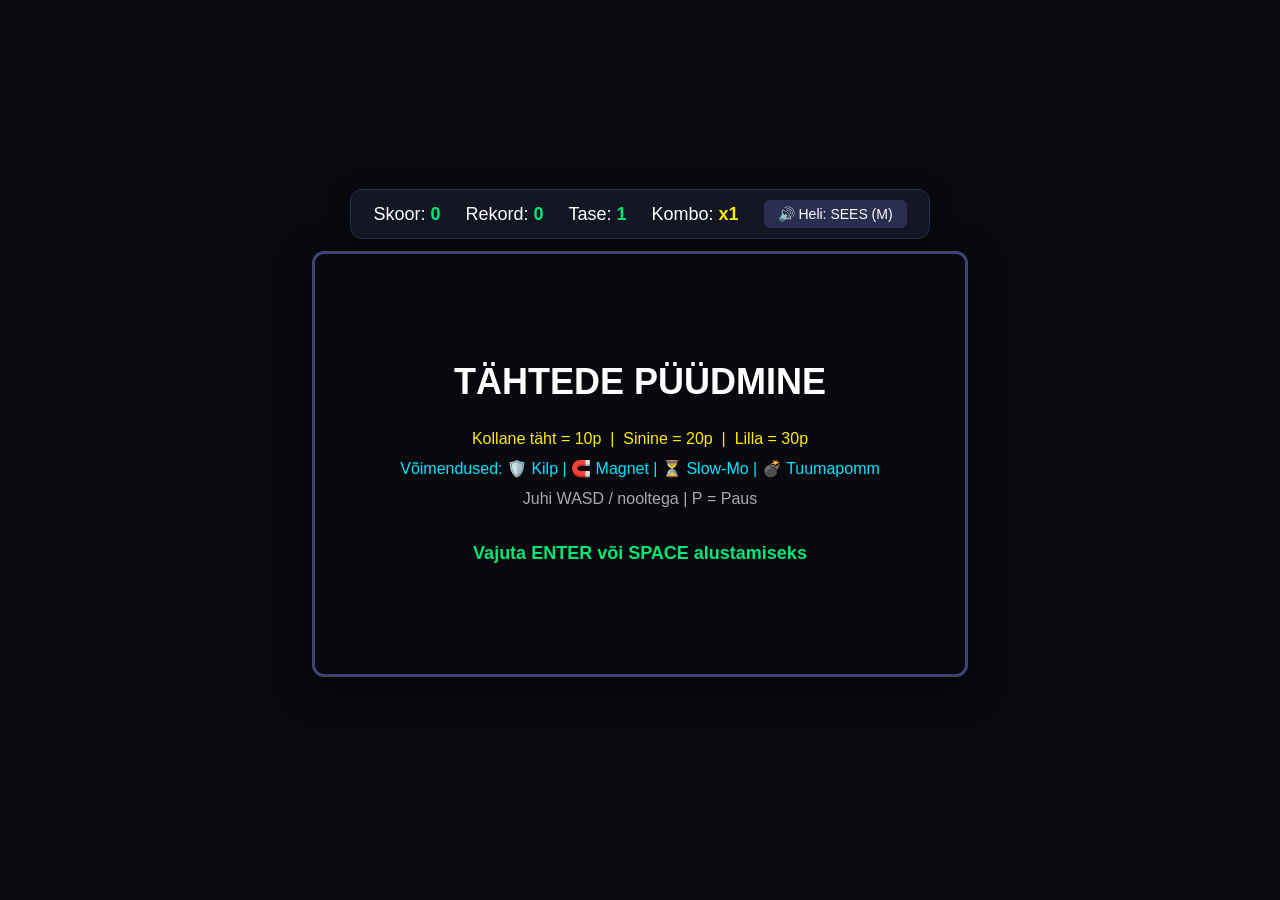
<file: games/aaron/index.html>
<!DOCTYPE html>
<html lang="et">
<head>
  <meta charset="UTF-8">
  <title>Tähtede Püüdmine - Alan Walker Faded Edition</title>
  <style>
    body {
      margin: 0;
      background: #090a10;
      color: #fff;
      font-family: 'Segoe UI', Tahoma, Geneva, Verdana, sans-serif;
      display: flex;
      flex-direction: column;
      align-items: center;
      justify-content: center;
      min-height: 100vh;
      user-select: none;
    }
    #ui {
      font-size: 18px;
      margin-bottom: 12px;
      display: flex;
      gap: 25px;
      background: #141624;
      padding: 10px 22px;
      border-radius: 12px;
      box-shadow: 0 4px 20px rgba(0,0,0,0.6);
      border: 1px solid #2a2e50;
      align-items: center;
    }
    .stat-val {
      font-weight: bold;
      color: #00e676;
    }
    #combo-val {
      color: #ffea00;
    }
    #mute-btn {
      background: #2a2e50;
      color: #fff;
      border: none;
      padding: 6px 14px;
      border-radius: 6px;
      cursor: pointer;
      font-size: 14px;
    }
    #mute-btn:hover {
      background: #3d4375;
    }
    canvas {
      border: 3px solid #3d4375;
      border-radius: 12px;
      background: #08090f;
      box-shadow: 0 10px 35px rgba(0,0,0,0.8);
    }
    .hud-buffs {
      margin-top: 10px;
      display: flex;
      gap: 15px;
      min-height: 24px;
    }
    .buff-tag {
      font-size: 13px;
      padding: 3px 8px;
      border-radius: 4px;
      background: rgba(255,255,255,0.1);
      border: 1px solid rgba(255,255,255,0.2);
    }
  </style>
</head>
<body>

<div id="ui">
  <div>Skoor: <span id="score" class="stat-val">0</span></div>
  <div>Rekord: <span id="highscore" class="stat-val">0</span></div>
  <div>Tase: <span id="level" class="stat-val">1</span></div>
  <div>Kombo: <span id="combo-val" class="stat-val">x1</span></div>
  <button id="mute-btn">🔊 Heli: SEES (M)</button>
</div>

<canvas id="gameCanvas" width="650" height="420"></canvas>
<div class="hud-buffs" id="buffs-container"></div>

<script>
  const canvas = document.getElementById('gameCanvas');
  const ctx = canvas.getContext('2d');
  const scoreEl = document.getElementById('score');
  const highscoreEl = document.getElementById('highscore');
  const levelEl = document.getElementById('level');
  const comboEl = document.getElementById('combo-val');
  const buffsContainer = document.getElementById('buffs-container');
  const muteBtn = document.getElementById('mute-btn');

  let gameState = 'MENU';
  let score = 0;
  let level = 1;
  let nextLevelScore = 150;
  let soundEnabled = true;

  let highScore = localStorage.getItem('highScore') ? parseInt(localStorage.getItem('highScore')) : 0;
  highscoreEl.innerText = highScore;

  // Web Audio API
  let audioCtx = null;
  function initAudio() {
    if (!audioCtx) {
      audioCtx = new (window.AudioContext || window.webkitAudioContext)();
    }
    if (audioCtx.state === 'suspended') {
      audioCtx.resume();
    }
  }

  function playSound(type) {
    if (!soundEnabled || !audioCtx) return;

    const now = audioCtx.currentTime;
    const osc = audioCtx.createOscillator();
    const gain = audioCtx.createGain();
    osc.connect(gain);
    gain.connect(audioCtx.destination);

    if (type === 'star') {
      osc.type = 'sine';
      osc.frequency.setValueAtTime(523.25, now);
      osc.frequency.exponentialRampToValueAtTime(1046.50, now + 0.08);
      gain.gain.setValueAtTime(0.05, now);
      gain.gain.exponentialRampToValueAtTime(0.001, now + 0.08);
      osc.start(now);
      osc.stop(now + 0.08);
    } else if (type === 'buff') {
      osc.type = 'triangle';
      osc.frequency.setValueAtTime(370, now);
      osc.frequency.linearRampToValueAtTime(740, now + 0.15);
      gain.gain.setValueAtTime(0.06, now);
      gain.gain.linearRampToValueAtTime(0.001, now + 0.15);
      osc.start(now);
      osc.stop(now + 0.15);
    } else if (type === 'explode') {
      osc.type = 'sawtooth';
      osc.frequency.setValueAtTime(130, now);
      osc.frequency.exponentialRampToValueAtTime(30, now + 0.2);
      gain.gain.setValueAtTime(0.07, now);
      gain.gain.linearRampToValueAtTime(0.001, now + 0.2);
      osc.start(now);
      osc.stop(now + 0.2);
    } else if (type === 'nuke') {
      osc.type = 'square';
      osc.frequency.setValueAtTime(160, now);
      osc.frequency.exponentialRampToValueAtTime(30, now + 0.35);
      gain.gain.setValueAtTime(0.08, now);
      gain.gain.linearRampToValueAtTime(0.001, now + 0.35);
      osc.start(now);
      osc.stop(now + 0.35);
    } else if (type === 'gameover') {
      osc.type = 'sine';
      osc.frequency.setValueAtTime(180, now);
      osc.frequency.exponentialRampToValueAtTime(50, now + 0.35);
      gain.gain.setValueAtTime(0.06, now);
      gain.gain.linearRampToValueAtTime(0.001, now + 0.35);
      osc.start(now);
      osc.stop(now + 0.35);
    }
  }

  // --- ALAN WALKER "FADED" TÄPNE 2.5-3 MINUTINE SOUNDTRACK ---
  let bgMusicInterval = null;
  let musicStep = 0;

  // Täpsed noodisagedused "Faded" helistikus (D#m / F#)
  const Fs4 = 369.99, C3 = 138.59, D3 = 155.56, B2 = 123.47, Fs2 = 92.50;
  const Fs5 = 739.99, Cs5 = 554.37, As4 = 466.16, Gs4 = 415.30, Ds5 = 622.25;

  // Akordide arpedžod (F#m - D - A - E)
  const fadedArpNotes = [
    // F#m
    369.99, 440.00, 554.37, 440.00, 369.99, 440.00, 554.37, 440.00,
    // D
    293.66, 369.99, 440.00, 369.99, 293.66, 369.99, 440.00, 369.99,
    // A
    220.00, 277.18, 329.63, 277.18, 220.00, 277.18, 329.63, 277.18,
    // E
    164.81, 246.94, 329.63, 246.94, 164.81, 246.94, 329.63, 246.94
  ];

  // "Faded" ikooniline vokaalimeloodia
  const fadedLeadMelody = [
    Cs5, Cs5, Cs5, As4, Cs5, Cs5, As4, Gs4,
    Fs4, Fs4, Fs4, Ds5, Fs4, Fs4, Ds5, Cs5,
    Cs5, Cs5, Cs5, As4, Cs5, Cs5, As4, Gs4,
    Fs4, Fs4, Fs4, Gs4, As4, Gs4, Fs4, Fs4
  ];

  function startMusic() {
    if (bgMusicInterval) return;
    musicStep = 0;

    bgMusicInterval = setInterval(() => {
      if (!soundEnabled || !audioCtx || gameState !== 'PLAYING') return;

      const now = audioCtx.currentTime;
      const speedMult = buffs.slowmo > 0 ? 0.75 : 1.0;

      // 512 sammu = ~2.5 kuni 3 minutit täispikka lugu
      const cycleStep = musicStep % 512;
      const section = Math.floor(cycleStep / 128); // 0: Intro, 1: Verse, 2: Chorus, 3: Outro

      // 1. ARPEGGIO TAUST (Klaveri/Pluck stiilis)
      const arpOsc = audioCtx.createOscillator();
      const arpGain = audioCtx.createGain();
      arpOsc.type = 'triangle';
      const arpFreq = fadedArpNotes[musicStep % fadedArpNotes.length] * speedMult;
      arpOsc.frequency.setValueAtTime(arpFreq, now);
      
      // Valjusus muutuvas sektsioonis
      const arpVol = section === 0 ? 0.018 : (section === 3 ? 0.008 : 0.012);
      arpGain.gain.setValueAtTime(arpVol, now);
      arpGain.gain.exponentialRampToValueAtTime(0.0001, now + 0.14);
      
      arpOsc.connect(arpGain);
      arpGain.connect(audioCtx.destination);
      arpOsc.start(now);
      arpOsc.stop(now + 0.14);

      // 2. BASS (Sektsioonides 1, 2, 3)
      if (section >= 1 && musicStep % 4 === 0) {
        const bassOsc = audioCtx.createOscillator();
        const bassGain = audioCtx.createGain();
        bassOsc.type = 'sine';
        const bassRoots = [Fs2, D3, C3, B2];
        const currentBass = bassRoots[Math.floor((musicStep % 32) / 8)] * speedMult;
        
        bassOsc.frequency.setValueAtTime(currentBass, now);
        bassGain.gain.setValueAtTime(section === 2 ? 0.03 : 0.018, now);
        bassGain.gain.exponentialRampToValueAtTime(0.0001, now + 0.35);
        
        bassOsc.connect(bassGain);
        bassGain.connect(audioCtx.destination);
        bassOsc.start(now);
        bassOsc.stop(now + 0.35);
      }

      // 3. PEAMELOODIA ("Faded" Chorus e. Sektsioonis 2)
      if (section === 2 && musicStep % 2 === 0) {
        const leadFreq = fadedLeadMelody[(Math.floor(musicStep / 2)) % fadedLeadMelody.length] * speedMult;

        const leadOsc = audioCtx.createOscillator();
        const leadGain = audioCtx.createGain();
        leadOsc.type = 'sawtooth';
        leadOsc.frequency.setValueAtTime(leadFreq, now);
        leadGain.gain.setValueAtTime(0.012, now);
        leadGain.gain.exponentialRampToValueAtTime(0.0001, now + 0.22);
        
        leadOsc.connect(leadGain);
        leadGain.connect(audioCtx.destination);
        leadOsc.start(now);
        leadOsc.stop(now + 0.22);
      }

      // 4. HI-HAT RÜTM (Sektsioonides 1 ja 2)
      if ((section === 1 || section === 2) && musicStep % 2 === 1) {
        const bufferSize = audioCtx.sampleRate * 0.02;
        const buffer = audioCtx.createBuffer(1, bufferSize, audioCtx.sampleRate);
        const data = buffer.getChannelData(0);
        for (let i = 0; i < bufferSize; i++) {
          data[i] = Math.random() * 2 - 1;
        }
        const noise = audioCtx.createBufferSource();
        noise.buffer = buffer;
        const noiseGain = audioCtx.createGain();
        noiseGain.gain.setValueAtTime(0.003, now);
        noiseGain.gain.exponentialRampToValueAtTime(0.0001, now + 0.02);
        noise.connect(noiseGain);
        noiseGain.connect(audioCtx.destination);
        noise.start(now);
      }

      musicStep++;
    }, 150);
  }

  function stopMusic() {
    if (bgMusicInterval) {
      clearInterval(bgMusicInterval);
      bgMusicInterval = null;
    }
  }

  function toggleMute() {
    soundEnabled = !soundEnabled;
    muteBtn.innerText = soundEnabled ? '🔊 Heli: SEES (M)' : '🔇 Heli: VÄLJAS (M)';
  }
  muteBtn.addEventListener('click', toggleMute);

  // Mängija
  const player = {
    x: 310,
    y: 195,
    size: 28,
    speed: 5,
    color: '#00e676'
  };

  const buffs = {
    shield: false,
    magnet: 0,
    slowmo: 0
  };

  let combo = 1;
  let lastCatchTime = 0;

  let star = {};
  let activeBuffItem = null;
  let enemies = [];
  let particles = [];
  let floatTexts = [];

  function spawnStar() {
    const rand = Math.random();
    let points, size, color;

    if (rand < 0.65) {
      points = 10; size = 16; color = '#ffea00';
    } else if (rand < 0.88) {
      points = 20; size = 22; color = '#00e5ff';
    } else {
      points = 30; size = 12; color = '#e040fb';
    }

    star = {
      x: Math.random() * (canvas.width - size),
      y: Math.random() * (canvas.height - size),
      size: size,
      color: color,
      points: points
    };
  }

  function spawnBuffItem() {
    if (activeBuffItem || Math.random() > 0.45) return;

    const types = ['shield', 'magnet', 'slowmo', 'nuke'];
    const type = types[Math.floor(Math.random() * types.length)];
    let color, label;

    if (type === 'shield') { color = '#00e5ff'; label = '🛡️'; }
    else if (type === 'magnet') { color = '#e040fb'; label = '🧲'; }
    else if (type === 'slowmo') { color = '#ff9100'; label = '⏳'; }
    else if (type === 'nuke') { color = '#ff1744'; label = '💣'; }

    activeBuffItem = {
      x: Math.random() * (canvas.width - 24),
      y: Math.random() * (canvas.height - 24),
      size: 24,
      type: type,
      color: color,
      label: label,
      life: 400
    };
  }

  function createEnemy() {
    let enemyX, enemyY;
    do {
      enemyX = Math.random() * (canvas.width - 25);
      enemyY = Math.random() * (canvas.height - 25);
    } while (Math.hypot(enemyX - player.x, enemyY - player.y) < 130);

    const angle = Math.random() * Math.PI * 2;
    const speed = 2.3 + Math.random() * 2.8;

    return {
      x: enemyX,
      y: enemyY,
      size: 25,
      speedX: Math.cos(angle) * speed,
      speedY: Math.sin(angle) * speed,
      color: '#ff1744'
    };
  }

  function createExplosion(x, y, color, count = 20) {
    for (let i = 0; i < count; i++) {
      const angle = Math.random() * Math.PI * 2;
      const speed = 1 + Math.random() * 5;
      particles.push({
        x: x,
        y: y,
        vx: Math.cos(angle) * speed,
        vy: Math.sin(angle) * speed,
        size: 3 + Math.random() * 4,
        color: color,
        alpha: 1,
        life: 0.03 + Math.random() * 0.03
      });
    }
  }

  function addFloatingText(text, x, y, color = '#fff') {
    floatTexts.push({ text, x, y, color, alpha: 1, vy: -1.2 });
  }

  const keys = {};

  window.addEventListener('keydown', (e) => {
    initAudio();
    keys[e.key] = true;

    if (e.key === 'm' || e.key === 'M') toggleMute();

    if (gameState === 'MENU' && (e.key === 'Enter' || e.key === ' ')) startGame();
    if (gameState === 'GAMEOVER' && (e.key === 'r' || e.key === 'R')) startGame();
    if (gameState === 'PLAYING' && (e.key === 'p' || e.key === 'P')) gameState = 'PAUSED';
    else if (gameState === 'PAUSED' && (e.key === 'p' || e.key === 'P')) gameState = 'PLAYING';
  });

  window.addEventListener('keyup', (e) => keys[e.key] = false);

  function startGame() {
    score = 0;
    level = 1;
    nextLevelScore = 150;
    combo = 1;
    scoreEl.innerText = score;
    levelEl.innerText = level;
    comboEl.innerText = 'x1';

    player.x = 310;
    player.y = 195;

    buffs.shield = false;
    buffs.magnet = 0;
    buffs.slowmo = 0;

    enemies = [createEnemy()];
    particles = [];
    floatTexts = [];
    activeBuffItem = null;

    spawnStar();
    gameState = 'PLAYING';
    startMusic();
  }

  function checkCollision(rect1, rect2) {
    return (
      rect1.x < rect2.x + rect2.size &&
      rect1.x + rect1.size > rect2.x &&
      rect1.y < rect2.y + rect2.size &&
      rect1.y + rect1.size > rect2.y
    );
  }

  function update() {
    if (gameState !== 'PLAYING') return;

    if (keys['ArrowUp'] || keys['w']) player.y -= player.speed;
    if (keys['ArrowDown'] || keys['s']) player.y += player.speed;
    if (keys['ArrowLeft'] || keys['a']) player.x -= player.speed;
    if (keys['ArrowRight'] || keys['d']) player.x += player.speed;

    player.x = Math.max(0, Math.min(canvas.width - player.size, player.x));
    player.y = Math.max(0, Math.min(canvas.height - player.size, player.y));

    if (buffs.magnet > 0) buffs.magnet--;
    if (buffs.slowmo > 0) buffs.slowmo--;

    if (buffs.magnet > 0) {
      const dist = Math.hypot((star.x + star.size/2) - (player.x + player.size/2), (star.y + star.size/2) - (player.y + player.size/2));
      if (dist < 180) {
        star.x += ((player.x + player.size/2) - (star.x + star.size/2)) * 0.08;
        star.y += ((player.y + player.size/2) - (star.y + star.size/2)) * 0.08;
      }
    }

    const enemySpeedMult = buffs.slowmo > 0 ? 0.35 : 1.0;

    enemies.forEach((enemy, index) => {
      enemy.x += enemy.speedX * enemySpeedMult;
      enemy.y += enemy.speedY * enemySpeedMult;

      if (enemy.x <= 0 || enemy.x + enemy.size >= canvas.width) enemy.speedX *= -1;
      if (enemy.y <= 0 || enemy.y + enemy.size >= canvas.height) enemy.speedY *= -1;

      if (checkCollision(player, enemy)) {
        if (buffs.shield) {
          buffs.shield = false;
          createExplosion(enemy.x + enemy.size/2, enemy.y + enemy.size/2, enemy.color, 25);
          playSound('explode');
          addFloatingText('+50 KILBI BOONUS!', enemy.x, enemy.y, '#00e5ff');
          score += 50;
          scoreEl.innerText = score;
          enemies.splice(index, 1);
        } else {
          gameState = 'GAMEOVER';
          stopMusic();
          playSound('gameover');
          createExplosion(player.x + player.size/2, player.y + player.size/2, player.color, 35);

          if (score > highScore) {
            highScore = score;
            localStorage.setItem('highScore', highScore);
            highscoreEl.innerText = highScore;
          }
        }
      }
    });

    if (activeBuffItem) {
      activeBuffItem.life--;
      if (activeBuffItem.life <= 0) activeBuffItem = null;
      else if (checkCollision(player, activeBuffItem)) {
        playSound('buff');
        if (activeBuffItem.type === 'shield') {
          buffs.shield = true;
          addFloatingText('KILP AKTIIVNE!', player.x, player.y - 10, '#00e5ff');
        } else if (activeBuffItem.type === 'magnet') {
          buffs.magnet = 360;
          addFloatingText('MAGNET!', player.x, player.y - 10, '#e040fb');
        } else if (activeBuffItem.type === 'slowmo') {
          buffs.slowmo = 300;
          addFloatingText('SLOW-MO!', player.x, player.y - 10, '#ff9100');
        } else if (activeBuffItem.type === 'nuke') {
          playSound('nuke');
          enemies.forEach(e => createExplosion(e.x + e.size/2, e.y + e.size/2, '#ff1744', 20));
          const bonus = enemies.length * 30;
          score += bonus;
          scoreEl.innerText = score;
          addFloatingText(`TUUMAPOMM! +${bonus}p`, player.x - 20, player.y - 10, '#ff1744');
          enemies = [];
        }
        activeBuffItem = null;
      }
    }

    if (checkCollision(player, star)) {
      const now = Date.now();
      if (now - lastCatchTime < 2500) {
        combo = Math.min(5, combo + 1);
      } else {
        combo = 1;
      }
      lastCatchTime = now;
      comboEl.innerText = `x${combo}`;

      const earned = star.points * combo;
      score += earned;
      scoreEl.innerText = score;

      playSound('star');
      addFloatingText(`+${earned}`, star.x, star.y, star.color);
      createExplosion(star.x + star.size/2, star.y + star.size/2, star.color, 10);

      // PROGRESSEERUV TASEME TÕUS
      if (score >= nextLevelScore) {
        level++;
        levelEl.innerText = level;
        nextLevelScore += level * 100;

        enemies.push(createEnemy());
        spawnBuffItem();
        addFloatingText(`TASE ${level}!`, canvas.width / 2, 100, '#00e676');

        enemies.forEach(e => {
          e.speedX *= 1.08;
          e.speedY *= 1.08;
        });
      }

      spawnStar();
    }

    particles.forEach((p, idx) => {
      p.x += p.vx;
      p.y += p.vy;
      p.alpha -= p.life;
      if (p.alpha <= 0) particles.splice(idx, 1);
    });

    floatTexts.forEach((ft, idx) => {
      ft.y += ft.vy;
      ft.alpha -= 0.02;
      if (ft.alpha <= 0) floatTexts.splice(idx, 1);
    });

    let tagsHTML = '';
    if (buffs.shield) tagsHTML += '<span class="buff-tag" style="color:#00e5ff">🛡️ Kilp Valmis</span>';
    if (buffs.magnet > 0) tagsHTML += `<span class="buff-tag" style="color:#e040fb">🧲 Magnet (${Math.ceil(buffs.magnet/60)}s)</span>`;
    if (buffs.slowmo > 0) tagsHTML += `<span class="buff-tag" style="color:#ff9100">⏳ Slow-Mo (${Math.ceil(buffs.slowmo/60)}s)</span>`;
    buffsContainer.innerHTML = tagsHTML;
  }

  function draw() {
    ctx.clearRect(0, 0, canvas.width, canvas.height);

    if (gameState === 'MENU') {
      ctx.fillStyle = '#ffffff';
      ctx.textAlign = 'center';

      ctx.font = 'bold 36px sans-serif';
      ctx.fillText('TÄHTEDE PÜÜDMINE', canvas.width / 2, canvas.height / 2 - 70);

      ctx.font = '16px sans-serif';
      ctx.fillStyle = '#ffea00'; ctx.fillText('Kollane täht = 10p  |  Sinine = 20p  |  Lilla = 30p', canvas.width / 2, canvas.height / 2 - 20);
      ctx.fillStyle = '#00e5ff'; ctx.fillText('Võimendused: 🛡️ Kilp | 🧲 Magnet | ⏳ Slow-Mo | 💣 Tuumapomm', canvas.width / 2, canvas.height / 2 + 10);
      ctx.fillStyle = '#aaa';    ctx.fillText('Juhi WASD / nooltega | P = Paus', canvas.width / 2, canvas.height / 2 + 40);

      ctx.fillStyle = '#00e676';
      ctx.font = 'bold 18px sans-serif';
      ctx.fillText('Vajuta ENTER või SPACE alustamiseks', canvas.width / 2, canvas.height / 2 + 95);
      return;
    }

    if (gameState === 'PAUSED') {
      ctx.fillStyle = '#ffffff';
      ctx.textAlign = 'center';
      ctx.font = 'bold 36px sans-serif';
      ctx.fillText('PAUS', canvas.width / 2, canvas.height / 2);
      ctx.font = '16px sans-serif';
      ctx.fillText('Vajuta "P" et jätkata', canvas.width / 2, canvas.height / 2 + 40);
      return;
    }

    if (gameState === 'GAMEOVER') {
      ctx.fillStyle = '#ffffff';
      ctx.textAlign = 'center';

      ctx.font = 'bold 34px sans-serif';
      ctx.fillText('MÄNG LÄBI!', canvas.width / 2, canvas.height / 2 - 40);

      ctx.font = '20px sans-serif';
      ctx.fillText(`Lõppskoor: ${score}  |  Tase: ${level}`, canvas.width / 2, canvas.height / 2 + 5);

      if (score === highScore && score > 0) {
        ctx.fillStyle = '#ffea00';
        ctx.fillText('UUS REKORDSKOOR!', canvas.width / 2, canvas.height / 2 + 40);
      } else {
        ctx.fillStyle = '#aaa';
        ctx.fillText(`Parim tulemus: ${highScore}`, canvas.width / 2, canvas.height / 2 + 40);
      }

      ctx.font = '16px sans-serif';
      ctx.fillStyle = '#00e676';
      ctx.fillText('Vajuta "R" et uuesti alustada', canvas.width / 2, canvas.height / 2 + 85);
      return;
    }

    // MÄNGU SISU
    ctx.fillStyle = star.color;
    ctx.shadowBlur = 10;
    ctx.shadowColor = star.color;
    ctx.fillRect(star.x, star.y, star.size, star.size);

    if (activeBuffItem) {
      ctx.fillStyle = activeBuffItem.color;
      ctx.shadowColor = activeBuffItem.color;
      ctx.fillRect(activeBuffItem.x, activeBuffItem.y, activeBuffItem.size, activeBuffItem.size);
      ctx.fillStyle = '#fff';
      ctx.font = '14px sans-serif';
      ctx.textAlign = 'center';
      ctx.fillText(activeBuffItem.label, activeBuffItem.x + 12, activeBuffItem.y + 17);
    }

    enemies.forEach(enemy => {
      ctx.fillStyle = enemy.color;
      ctx.shadowColor = enemy.color;
      ctx.fillRect(enemy.x, enemy.y, enemy.size, enemy.size);
    });

    ctx.fillStyle = player.color;
    ctx.shadowColor = player.color;
    ctx.fillRect(player.x, player.y, player.size, player.size);

    if (buffs.shield) {
      ctx.strokeStyle = '#00e5ff';
      ctx.lineWidth = 3;
      ctx.shadowColor = '#00e5ff';
      ctx.beginPath();
      ctx.arc(player.x + player.size/2, player.y + player.size/2, player.size * 0.85, 0, Math.PI * 2);
      ctx.stroke();
    }

    ctx.shadowBlur = 0;

    particles.forEach(p => {
      ctx.globalAlpha = p.alpha;
      ctx.fillStyle = p.color;
      ctx.fillRect(p.x, p.y, p.size, p.size);
    });

    floatTexts.forEach(ft => {
      ctx.globalAlpha = ft.alpha;
      ctx.fillStyle = ft.color;
      ctx.font = 'bold 15px sans-serif';
      ctx.textAlign = 'center';
      ctx.fillText(ft.text, ft.x, ft.y);
    });

    ctx.globalAlpha = 1.0;
  }

  function gameLoop() {
    update();
    draw();
    requestAnimationFrame(gameLoop);
  }

  gameLoop();
</script>

</body>
</html>
</file>
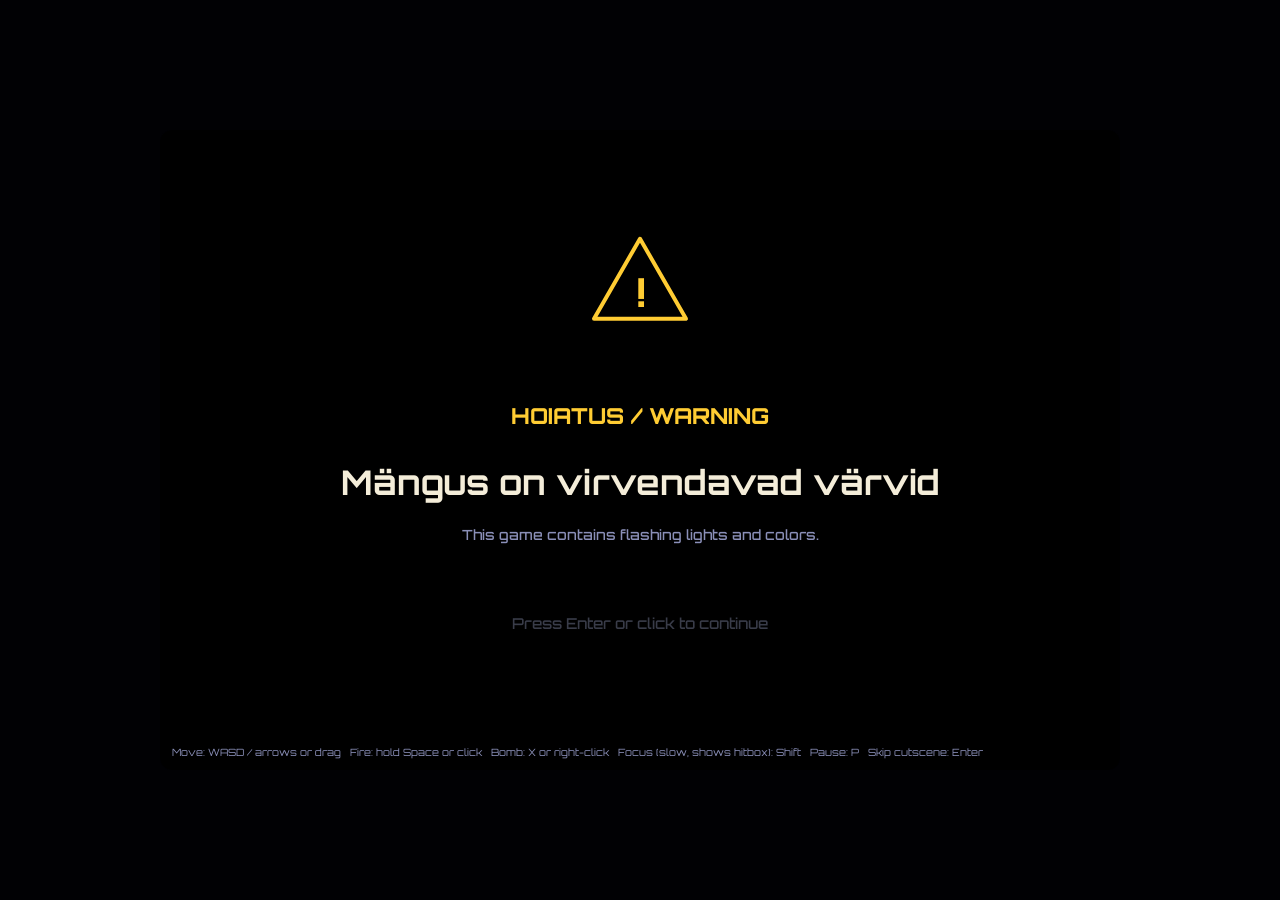
<file: games/andri/index.html>
<!DOCTYPE html>
<html lang="en">
<head>
<meta charset="utf-8">
<meta name="viewport" content="width=device-width, initial-scale=1">
<title>Sun Thrower</title>
<style>
  html, body { margin: 0; padding: 0; background: #010104; min-height: 100%; }
  body { display: flex; align-items: center; justify-content: center; min-height: 100vh; }
  #wrap { width: 100%; }
</style>
</head>
<body>

<link href="https://fonts.googleapis.com/css2?family=Orbitron:wght@500;700;800&display=swap" rel="stylesheet">
<div id="wrap" style="position:relative;width:100%;max-width:960px;height:640px;margin:0 auto;background:#03030a;border-radius:12px;overflow:hidden;">
  <canvas id="c" tabindex="0" style="display:block;width:100%;height:100%;outline:none;touch-action:none;"></canvas>
  <div style="position:absolute;left:12px;bottom:10px;color:#8a8fb8;font:10px/1.5 'Orbitron','Segoe UI',system-ui,sans-serif;pointer-events:none;">
    Move: WASD / arrows or drag &nbsp; Fire: hold Space or click &nbsp; Bomb: X or right-click &nbsp; Focus (slow, shows hitbox): Shift &nbsp; Pause: P &nbsp; Skip cutscene: Enter
  </div>
</div>

<script>
(function () {
const TAU = Math.PI * 2, rnd = Math.random;
const wrap = document.getElementById("wrap"), cv = document.getElementById("c"), mx = cv.getContext("2d");
const buf = document.createElement("canvas"), bx = buf.getContext("2d");   // scene buffer (gets warped by black holes)
const bgc = document.createElement("canvas"), bgx = bgc.getContext("2d");  // background copy (wave-15+ distortion)
let ctx = bx, W = 800, H = 640, DPR = 1;

const TOTAL_WAVES = 20, TON_WAVE = 15, MID_BOSS_WAVE = 10, MINI_WAVE = 5, TWIN_AFTER = 10, SHOP_EVERY = 5;
const START_BOMBS = 2, MAX_BOMBS = 4, BOMB_COST = 1000;
const SHIELD_EVERY = 15, SHIELD_CHARGES = 4, SHR = 64;
const FONT = "'Orbitron','Segoe UI',system-ui,sans-serif";
["500", "700", "800"].forEach(w => { try { document.fonts.load(w + " 16px Orbitron"); } catch (e) {} });

const WALL_HP = 34000, IC_HP = 5950;               // final boss health (x4 of the old 5000)
const ZF = .6, BCOL = "190,90,255", BHEX = ["#fff0ff", "#d58bff", "#9a3fe8", "#5a14a8"], GLW = 44;

const UP = {
  shield:  { name: "Shield",         cost: 2000, desc: "Every 15s, blocks up to 4 bullets." },
  bullets: { name: "More bullets",   cost: 3000, desc: "Fire 5 shots per volley instead of 3." },
  suns:    { name: "Extra suns",     cost: 4000, desc: "" },
  homing:  { name: "Homing bullets", cost: 5000, desc: "Your shots curve toward enemies." },
  life:    { name: "Extra life",     cost: 4000, desc: "+1 life every 60s, up to 7 hearts." },
  bomb:    { name: "Bombs",          cost: BOMB_COST, desc: "" }
};
const UP_ORDER = ["shield", "bullets", "suns", "homing", "life", "bomb"];
/* Extra suns: level 0 = bought, then 3 upgrades. Each volley the suns shoot homing projectiles at random enemy bullets. */
const SUN_INT = [12, 10, 10, 9], SUN_N = [2, 2, 3, 3], SUN_COST = [4000, 2500, 3000, 3500];
const SUN_DESC = ["Suns shoot down 2 enemy bullets every 12s.", "Lv1: suns fire every 10s.", "Lv2: 3 shots per volley.", "Lv3: suns fire every 9s."];

const clamp = (v, a, b) => Math.max(a, Math.min(b, v));
const angDiff = (a, b) => ((b - a + Math.PI) % TAU + TAU) % TAU - Math.PI;
const inR = (r, x, y) => x >= r.x && x <= r.x + r.w && y >= r.y && y <= r.y + r.h;
const lerp = (a, b, k) => a + (b - a) * k;
function use(c) { ctx = c; c.setTransform(DPR, 0, 0, DPR, 0, 0); }
function resize() {
  DPR = Math.min(window.devicePixelRatio || 1, 2);
  W = wrap.clientWidth || 800; H = wrap.clientHeight || 640;
  cv.width = buf.width = bgc.width = W * DPR; cv.height = buf.height = bgc.height = H * DPR;
  player.x = clamp(player.x, player.r, W - player.r); player.y = clamp(player.y, player.r, H - player.r);
}
function glow(x, y, r, rgb, a) {
  const g = ctx.createRadialGradient(x, y, 0, x, y, r);
  g.addColorStop(0, `rgba(${rgb},${a})`); g.addColorStop(1, `rgba(${rgb},0)`);
  ctx.fillStyle = g; ctx.beginPath(); ctx.arc(x, y, r, 0, TAU); ctx.fill();
}
function rng(seed) {
  return function () {
    seed |= 0; seed = (seed + 0x6D2B79F5) | 0;
    let t = Math.imul(seed ^ (seed >>> 15), 1 | seed);
    t = (t + Math.imul(t ^ (t >>> 7), 61 | t)) ^ t;
    return ((t ^ (t >>> 14)) >>> 0) / 4294967296;
  };
}
function rrect(x, y, w, h, r) {
  ctx.beginPath(); ctx.moveTo(x + r, y); ctx.arcTo(x + w, y, x + w, y + h, r); ctx.arcTo(x + w, y + h, x, y + h, r);
  ctx.arcTo(x, y + h, x, y, r); ctx.arcTo(x, y, x + w, y, r); ctx.closePath();
}
function wrapText(t, x, y, mw, lh) {
  let line = "";
  for (const w of t.split(" ")) {
    const test = line ? line + " " + w : w;
    if (ctx.measureText(test).width > mw && line) { ctx.fillText(line, x, y); line = w; y += lh; } else line = test;
  }
  ctx.fillText(line, x, y);
}
function wrapLines(t, mw) {
  const out = []; let line = "";
  for (const w of t.split(" ")) {
    const test = line ? line + " " + w : w;
    if (ctx.measureText(test).width > mw && line) { out.push(line); line = w; } else line = test;
  }
  out.push(line); return out;
}
function fit(weight, size, txt, maxW) {
  let s = size; ctx.font = `${weight} ${s}px ${FONT}`;
  while (s > 9 && ctx.measureText(txt).width > maxW) { s -= 1; ctx.font = `${weight} ${s}px ${FONT}`; }
}

/* ===================== SPRITES ===================== */
function mkOrb(c0, c1, c2, glowRgb) {
  const size = 64, c = document.createElement("canvas");
  c.width = c.height = size * 2;
  const g = c.getContext("2d"); g.scale(2, 2); g.translate(size / 2, size / 2);
  const R = 14, h = g.createRadialGradient(0, 0, R * .6, 0, 0, size / 2);
  h.addColorStop(0, `rgba(${glowRgb},.55)`); h.addColorStop(1, `rgba(${glowRgb},0)`);
  g.fillStyle = h; g.beginPath(); g.arc(0, 0, size / 2, 0, TAU); g.fill();
  const b = g.createRadialGradient(0, 0, 0, 0, 0, R);
  b.addColorStop(0, c0); b.addColorStop(.5, c1); b.addColorStop(1, c2);
  g.fillStyle = b; g.beginPath(); g.arc(0, 0, R, 0, TAU); g.fill();
  return { sprite: c, size, core: R };
}
const MINI = [
  ["#ffffff", "#fff0a0", "#ffb53a", "255,200,90"], ["#fffdf0", "#ffe070", "#ff9a2e", "255,170,60"],
  ["#fff8e0", "#ffd060", "#ff7a1f", "255,140,50"], ["#ffffff", "#ffe9b0", "#ffc94a", "255,215,110"]
].map(t => mkOrb(...t));
const ESPR = [
  mkOrb("#fff0f0", "#ff5a5a", "#a00018", "255,40,50"), mkOrb("#f0f8ff", "#5aa8ff", "#0a3a9a", "60,140,255"),
  mkOrb("#ffffff", "#9fe4ff", "#2a7fd0", "120,210,255"), mkOrb("#ffffff", "#f2f5ff", "#a9b6e8", "230,236,255"),
  mkOrb("#fff0ff", "#c46bff", "#5a14a8", BCOL)
];
const gran = document.createElement("canvas"); gran.width = gran.height = 512;
(function () {
  const g = gran.getContext("2d"), R = rng(77);
  for (let i = 0; i < 900; i++) {
    const x = R() * 512, y = R() * 512, s = 6 + R() * 16, hot = R() > .5;
    const gr = g.createRadialGradient(x, y, 0, x, y, s);
    gr.addColorStop(0, hot ? "rgba(255,245,190,.35)" : "rgba(220,110,20,.28)");
    gr.addColorStop(1, hot ? "rgba(255,245,190,0)" : "rgba(220,110,20,0)");
    g.fillStyle = gr; g.fillRect(x - s, y - s, s * 2, s * 2);
  }
})();

/* ===================== BACKGROUND ===================== */
function makeGalaxy(seed, c1, c2, arms, spread, size, dens = 1) {
  const c = document.createElement("canvas"); c.width = c.height = size;
  const g = c.getContext("2d"), R = rng(seed), h = size / 2, k = size / 256;
  g.translate(h, h); g.globalCompositeOperation = "lighter";
  const core = g.createRadialGradient(0, 0, 0, 0, 0, h * .45);
  core.addColorStop(0, `rgba(${c1},.6)`); core.addColorStop(1, `rgba(${c1},0)`);
  g.fillStyle = core; g.beginPath(); g.arc(0, 0, h * .45, 0, TAU); g.fill();
  const pos = () => {
    if (!arms) { const r = Math.pow(R(), 1.6) * h * .82, th = R() * TAU; return [Math.cos(th) * r, Math.sin(th) * r, r / (h * .82)]; }
    const t = Math.pow(R(), .7), r = t * h * .92 + 2, th = t * 4.2 + Math.floor(R() * arms) * TAU / arms + (R() - .5) * spread;
    return [Math.cos(th) * r, Math.sin(th) * r, t];
  };
  for (let i = 0; i < 2600 * dens; i++) {
    const [x, y, t] = pos(), col = t < .35 ? c1 : c2, s = (.8 + R() * 1.6) * k;
    g.fillStyle = `rgba(${col},${.08 + R() * .22})`; g.fillRect(x, y, s, s);
  }
  for (let i = 0; i < 40 * Math.min(dens, 4); i++) {
    const [x, y, t] = pos(), rr = (6 + R() * 8) * k, gr = g.createRadialGradient(x, y, 0, x, y, rr);
    gr.addColorStop(0, `rgba(${t < .35 ? c1 : c2},.1)`); gr.addColorStop(1, `rgba(${c2},0)`);
    g.fillStyle = gr; g.beginPath(); g.arc(x, y, rr, 0, TAU); g.fill();
  }
  return c;
}
const GAL = [
  { spr: makeGalaxy(3, "200,215,255", "120,150,255", 2, .5, 256), x: .18, y: .22, s: 230, rot: .4, rs: .004, tilt: .55, a: .24 },
  { spr: makeGalaxy(8, "255,225,190", "255,150,170", 3, .7, 256), x: .82, y: .62, s: 280, rot: 2.1, rs: -.003, tilt: .7, a: .22 },
  { spr: makeGalaxy(12, "255,235,210", "200,160,255", 0, 0, 256), x: .6, y: .12, s: 170, rot: .9, rs: .002, tilt: .5, a: .2 },
  { spr: makeGalaxy(21, "190,230,255", "150,120,255", 2, .4, 256), x: .35, y: .78, s: 200, rot: 5, rs: .0035, tilt: .4, a: .18 }
];
const IC_SPR = makeGalaxy(55, "255,235,210", "255,150,90", 3, .6, 256);
const BIGGAL = makeGalaxy(901, "255,240,220", "255,130,200", 2, .35, 1024, 14);   // the giant galaxy of the wave-15 cutscene
function makeNebula(seed, pal) {
  const c = document.createElement("canvas"); c.width = 1024; c.height = 768;
  const g = c.getContext("2d"), R = rng(seed);
  g.globalCompositeOperation = "lighter";
  for (let i = 0; i < 15; i++) {
    const x = R() * 1024, y = R() * 768, r = 150 + R() * 280, col = pal[(R() * pal.length) | 0], a = .09 + R() * .13;
    const gr = g.createRadialGradient(x, y, 0, x, y, r);
    gr.addColorStop(0, `rgba(${col},${a})`); gr.addColorStop(1, `rgba(${col},0)`);
    g.fillStyle = gr; g.fillRect(x - r, y - r, r * 2, r * 2);
  }
  for (let i = 0; i < 600; i++) {
    g.fillStyle = `rgba(${pal[(R() * pal.length) | 0]},${.08 + R() * .16})`;
    g.fillRect(R() * 1024, R() * 768, 1 + R() * 2, 1 + R() * 2);
  }
  return c;
}
const NEB1 = makeNebula(5, ["70,60,210", "125,60,205", "60,115,225", "165,70,195", "40,90,175"]);
const NEB2 = makeNebula(9, ["40,165,175", "115,70,215", "205,90,175", "50,115,205"]);
const NEB3 = makeNebula(31, ["200,60,130", "120,60,230", "240,130,80", "60,100,255"]);
const NEB4 = makeNebula(77, ["255,40,170", "40,255,200", "255,210,20", "130,60,255", "0,170,255", "255,90,40"]);   // oversaturated (wave 15+)
function makeFog(seed) {
  const c = document.createElement("canvas"); c.width = 1024; c.height = 768;
  const g = c.getContext("2d"), R = rng(seed);
  for (let i = 0; i < 26; i++) {
    const x = R() * 1024, y = R() * 768, r = 120 + R() * 240, gr = g.createRadialGradient(x, y, 0, x, y, r);
    gr.addColorStop(0, `rgba(238,248,255,${.2 + R() * .2})`); gr.addColorStop(1, "rgba(238,248,255,0)");
    g.fillStyle = gr; g.fillRect(x - r, y - r, r * 2, r * 2);
  }
  return c;
}
const FOG1 = makeFog(61), FOG2 = makeFog(62);
const WALL = (function () {
  const R = rng(404), a = [];
  for (let i = 0; i < 64; i++) {
    const t = R() * 2 - 1;
    a.push({ x: t * 1.5 + (R() - .5) * .25, y: Math.sin(t * 3) * .26 + (R() - .5) * .42, s: .13 + R() * .28, g: (R() * 4) | 0, ph: R() * TAU });
  }
  return a;
})();
const FARG = (function () {
  const R = rng(808), a = [];
  for (let i = 0; i < 16; i++) a.push({ x: (R() - .5) * 26000, y: (R() - .5) * 20000, s: 700 + R() * 1500, g: (R() * 4) | 0, rot: R() * TAU, tilt: .4 + R() * .5, a: .5 + R() * .4 });
  return a;
})();
const FSTAR = Array.from({ length: 520 }, () => ({ x: (rnd() - .5) * 34000, y: (rnd() - .5) * 26000, m: .6 + rnd() * 1.6 }));
/* the crack that opens at the top of the screen (wave 15) – normalised to screen height */
const CRACK = (function () {
  const R = rng(1618), s = [], N = 18, nodes = [[0, 0, 0]]; let x = 0, y = 0;
  for (let i = 0; i < N; i++) {
    const nx = x + (R() - .5) * .07, ny = y + .5 / N * (.7 + R() * .6);
    s.push({ x1: x, y1: y, x2: nx, y2: ny, t0: i / N * .7, t1: (i + 1) / N * .7, w: 3.2 - i * .08 });
    x = nx; y = ny; nodes.push([x, y, (i + 1) / N * .7]);
  }
  for (let j = 0; j < 9; j++) {
    const nd = nodes[2 + ((R() * (nodes.length - 3)) | 0)]; let bx2 = nd[0], by2 = nd[1], an = (R() < .5 ? -1 : 1) * (.6 + R() * .8), t = nd[2];
    for (let i = 0; i < 4; i++) {
      an += (R() - .5) * .7; const len = .03 + R() * .05, nx = bx2 + Math.sin(an) * len, ny = by2 + Math.cos(an) * len;
      s.push({ x1: bx2, y1: by2, x2: nx, y2: ny, t0: t, t1: t + .1, w: 1.7 - i * .3 }); bx2 = nx; by2 = ny; t += .1;
    }
  }
  return s;
})();

/* ===================== PLAYER PLANETS ===================== */
const PLANETS = [
  { c: ["#d8d2cc", "#8f8a85", "#3d3a38"], r: 3.2 }, { c: ["#fff0c8", "#dfb868", "#7a5424"], r: 4.4 },
  { c: ["#bfe3ff", "#2a79da", "#071c4d"], r: 4.6, earth: true }, { c: ["#ffb590", "#c4512b", "#4a170a"], r: 3.8 },
  { c: ["#f6e0be", "#c98f56", "#5f3a1c"], r: 5.6, bands: true }
];
const PR = 46;
const freshPlanets = () => [{ ...PLANETS[2], a0: 0, alive: true }];   // only Earth orbits the sun

/* ===================== STATE ===================== */
const player = { x: 400, y: 500, r: 24, speed: 340, focusSpeed: 150, hitR: 4, cooldown: 0, hp: 5, maxHp: 5, inv: 0, orbit: 0, bombs: START_BOMBS, planets: freshPlanets(), minis: [], shield: 0, shT: 0, shFlash: 0, grace: 0, sup: false, lifeT: 0 };
const owned = { shield: false, bullets: false, suns: false, homing: false, life: false };
const B = [], E = [], EB = [], FX = [], sparks = [], lasers = [], holes = [], trail = [], PX = [], LP = [], SP = [];
let boss = null, st = "warn", paused = false, focus = false, time = 0, mt = 0, wave = 1, score = 0, kills = 0, flashA = 0, last = performance.now();
let menuBtn = null, newBest = false, best = { score: 0, wave: 0 };
let cp = null, cpBtn = null, cpT = 0;                                   // checkpoint (saved after every 5th wave)
let smooth = 1, hpMul = 1, zoom = 1, dark = 0, area = 0, giant = false, vt = 0;
let skin = 0, zk = 0, wk = 0, sunLv = -1, sunT = 12;          // skin: 0 sun, 1 cerulean (after w10), 2 black hole (after w15); zk: wave-15 distortion; wk: white arena
const gl = { lt: 0, ls: 0, lon: 0, tick: 0 };
const dbg = { open: false, god: false, tab: 0, gi: 0, fi: 0, fps: 0, fl: "", msg: "", msgT: 0, hov: false, fwT: 0 };
let endless = false, won = false, shLv = 0, lifeLv = 0, infBtn = null;   // endless: infinite mode; won: final boss beaten once
try { const s = JSON.parse(localStorage.getItem("sunthrower-best") || "null"); if (s) best = s; } catch (e) {}
try { won = localStorage.getItem("sunthrower-won") === "1"; } catch (e) {}
const ws = { phase: "banner", t: 0, left: 0, timer: 0, cfg: null, label: "", cine: 0, f1: 0 };
const warp = { t: 0, dur: 2.4, dir: "in" };
const shop = { t: 0, cards: [], leave: null, msg: "", msgT: 0 };
const shake = { t: 0, dur: .4, mag: 0 };
const clash = { on: false, t: 0, k: 0, cy: 0, sx: 0, seg: -1, txt: "" };
const crack = { k: 0, a: 0 };
const sw = { t: 0, ph: 0, pt: 0, gib: "", gt: 0, hx: 0, hy: 0, hs: 0, scale: 1, sx: 0, sy: 0, boom: false, out: false };
const SCOL = ["210,220,255", "190,175,255", "160,200,255"];
const stars = Array.from({ length: 170 }, () => ({ x: rnd(), y: rnd(), z: .2 + rnd() * .8, tw: rnd() * TAU, c: SCOL[(rnd() * 3) | 0] }));
const keys = new Set(), pointer = { x: 0, y: 0, down: false };
const LW = 30;
const BC = { nb: 20, spd: 150, fuse: 1.7, hp: 6, chp: 4, L: 14 };
const SUNC = { chp: 5, L: 12 };
const TRAIL_LIFE = .7;
const SC = { comet: 100, twin: 90, spiral: 75, leetch: 150, ic: 1500, galaxy: 40, mb: 200 };
const PAL = {
  sun: ["#ff5a4a", "#c0182a", "#7a0a14", "#ffb3a0"], spiral: ["#9fd0ff", "#5aa8ff", "#1d4fc4", "#ffffff"],
  comet: ["#ffffff", "#aad4ff", "#7aa8ff"], giant: ["#ffffff", "#d6f3ff", "#86c8ff", "#4a98e8"],
  twin: ["#ffffff", "#e8ecff", "#b8c4ff", "#8fa0e8"],
  player: ["#fffbe3", "#ffe58a", "#ffb83a", "#f07a14"], hole: ["#000000", "#ffd9a0", "#ff9a4a", "#9db8ff"],
  leetch: ["#ff5ad0", "#ffffff", "#b020a0"], ic: ["#fff4e0", "#ffb36a", "#ff7a3a", "#ffffff"],
  galaxy: ["#ffffff", "#ffb0e8", "#c880ff"], mb: ["#ffffff", "#ffd36a", "#ff9a2e"], boss: BHEX
};
const KRGB = { comet: "170,210,255", spiral: "100,160,255", twin: "225,232,255", sun: "255,90,60", leetch: "255,60,200", ic: "255,150,90", galaxy: "200,130,255", mb: "255,200,120" };

resize(); player.x = W / 2; player.y = H * .8;
addEventListener("resize", resize);

const prune = a => { let j = 0; for (const x of a) if (!x.dead) a[j++] = x; a.length = j; };
const vuln = () => boss && !boss.dying && boss.entry >= 3 && boss.inv <= 0 && !boss.shielded;
const hs = h => clamp(Math.min(h.age / .5, (h.life - h.age) / .5), 0, 1);
const shR = () => giant ? 96 : SHR;
const prR = () => giant ? 96 : PR;
const WH = () => wk > .5;                                             // white arena (wave 10)
const lt = () => WH() ? "source-over" : "lighter";                   // additive blending is invisible on white
const camY = () => H / 2 + H * .12 * (1 - zoom) / (1 - ZF);
function cam() { if (zoom === 1) return; const cy = camY(); ctx.translate(W / 2, cy); ctx.scale(zoom, zoom); ctx.translate(-W / 2, -cy); }
function wpos() { if (zoom === 1) return pointer; const cy = camY(); return { x: (pointer.x - W / 2) / zoom + W / 2, y: (pointer.y - cy) / zoom + cy }; }
const ease = k => 1 - Math.pow(1 - k, 3);
function bossHit(d) { if (boss.kind === "wall") boss.hp = Math.max(1, boss.hp - d); else boss.hp -= d; }   // final boss never drops below 1 HP

function reset(infinite) {
  endless = !!infinite; shLv = 0; lifeLv = 0;
  resetFin(); [B, E, EB, FX, lasers, holes, trail, PX, LP, SP].forEach(a => a.length = 0);
  boss = null; score = 0; kills = 0; player.maxHp = 5; player.hp = 5; player.inv = 0; player.grace = 0; player.bombs = START_BOMBS;
  player.r = 24; player.hitR = 4; giant = false; zoom = 1; dark = 0; area = 0; smooth = 1; hpMul = 1; shat.on = false; vt = 0;
  cp = null; cpT = 0; skin = 0; zk = 0; wk = 0; sunLv = -1; bulLv = 0; homLv = 0; passT = 30; sunT = 12; player.sup = false; clash.on = false; crack.k = crack.a = 0;
  player.planets = freshPlanets(); player.minis = []; player.shield = 0; player.shT = 0; player.shFlash = 0;
  owned.shield = owned.bullets = owned.suns = owned.homing = owned.life = false; player.lifeT = 0;
  player.x = W / 2; player.y = H * .8; st = "play"; mt = 0; paused = false; flashA = 0; startWave(1);
}
function saveCheckpoint(n) {
  cp = { wave: n, score, kills, maxHp: player.maxHp, bombs: player.bombs, smooth, hpMul, skin, zk, sunLv, bulLv, homLv, shLv, lifeLv, sup: player.sup, owned: { ...owned } };
  cpT = 3;
}
function continueCP() {
  const c = cp; if (!c) return;
  [B, E, EB, FX, lasers, holes, trail, PX, LP, SP].forEach(a => a.length = 0);
  boss = null; score = c.score; kills = c.kills; player.maxHp = c.maxHp; player.hp = c.maxHp; player.inv = 2; player.grace = 0;
  player.bombs = Math.max(c.bombs, START_BOMBS); player.r = 24; player.hitR = 4; giant = false; zoom = 1; dark = 0; area = 0;
  smooth = c.smooth; hpMul = c.hpMul; shat.on = false; vt = 0; skin = c.skin; zk = c.zk; wk = 0; sunLv = c.sunLv; bulLv = c.bulLv || 0; homLv = c.homLv || 0; shLv = c.shLv || 0; lifeLv = c.lifeLv || 0; passT = 30;
  sunT = c.sunLv >= 0 ? sunInt(c.sunLv) : 12; player.sup = c.sup; clash.on = false; crack.k = crack.a = 0;
  player.planets = freshPlanets(); player.shield = 0; player.shT = 0; player.shFlash = 0; player.lifeT = 0;
  resetFin(); Object.assign(owned, c.owned); player.minis = []; if (owned.suns) initMinis();
  player.x = W / 2; player.y = H * .8; st = "play"; mt = 0; paused = false; flashA = 1;
  startWave(c.wave);
}
function endGame(kind) {
  st = kind; mt = 0; clash.on = false; fin.on = fin.cut = fin.drills = fin.fake = false; fin.bb = false; fin.wall = [];
  if (endless) { newBest = score > (best.infScore || 0); if (newBest) best.infScore = score; best.infWave = Math.max(best.infWave || 0, wave); }
  else { newBest = score > best.score; if (newBest) best.score = score; best.wave = Math.max(best.wave, wave); }
  if (kind === "win") {
    won = true; try { localStorage.setItem("sunthrower-won", "1"); } catch (e) {} zoom = 1; dark = 0; area = 0; giant = false; player.r = 24; player.hitR = 4; boss = null; shat.on = false; zk = 0; wk = 0; }
  try { localStorage.setItem("sunthrower-best", JSON.stringify(best)); } catch (e) {}
}

/* ===================== EFFECTS ===================== */
function pixels(x, y, pal, n, spd, size, life = .9) {
  if (PX.length > 1600) return;
  for (let i = 0; i < n; i++) {
    const a = rnd() * TAU, s = spd * (.2 + rnd() * .8);
    PX.push({ x, y, vx: Math.cos(a) * s, vy: Math.sin(a) * s, age: 0, life: life * (.6 + rnd() * .7),
      s: Math.round(size * (rnd() < .25 ? 1.7 : 1)), c: pal[(rnd() * pal.length) | 0] });
  }
}
function doShake(mag, dur) {
  if (dbg.noshake) return;                       // a weaker shake never cuts a stronger one short
  const cur = shake.dur > 0 ? shake.mag * shake.t / shake.dur : 0;
  if (mag >= cur) { shake.mag = mag; shake.t = shake.dur = dur; }
}
function fxUpdate(dt) {
  for (const f of FX) { f.age += dt; if (f.age >= f.life) f.dead = true; }
  for (const s of sparks) { s.age += dt; s.x += s.vx * dt; s.y += s.vy * dt; s.vx *= .985; s.vy *= .985; if (s.age > s.life) s.dead = true; }
  for (const p of PX) { p.age += dt; p.x += p.vx * dt; p.y += p.vy * dt; p.vx *= .97; p.vy *= .97; if (p.age >= p.life) p.dead = true; }
  [FX, sparks, PX].forEach(prune);
}
const shat = { on: false, t: 0, crack: .8, end: 3, shards: [], snap: document.createElement("canvas"), cb: null, black: false, fired: false };
function startShatter(black, cb, ix, iy) {
  const s = shat.snap; s.width = cv.width; s.height = cv.height; s.getContext("2d").drawImage(cv, 0, 0);
  shat.on = true; shat.t = 0; shat.black = black; shat.cb = cb || null; shat.fired = false; shat.shards = [];
  const cols = 9, rows = 7, pts = [];
  for (let r = 0; r <= rows; r++) {
    pts.push([]);
    for (let c = 0; c <= cols; c++) {
      const jx = (c === 0 || c === cols) ? 0 : (rnd() - .5) * W / cols * .7, jy = (r === 0 || r === rows) ? 0 : (rnd() - .5) * H / rows * .7;
      pts[r].push([c / cols * W + jx, r / rows * H + jy]);
    }
  }
  for (let r = 0; r < rows; r++) for (let c = 0; c < cols; c++) {
    const a = pts[r][c], b = pts[r][c + 1], d = pts[r + 1][c], e = pts[r + 1][c + 1];
    for (const tri of rnd() < .5 ? [[a, b, e], [a, e, d]] : [[a, b, d], [b, e, d]]) {
      const cx = (tri[0][0] + tri[1][0] + tri[2][0]) / 3, cy = (tri[0][1] + tri[1][1] + tri[2][1]) / 3;
      const dx = cx - ix, dy = cy - iy, dd = Math.hypot(dx, dy) || 1, sp = 50 + rnd() * 150;
      shat.shards.push({ p: tri, cx, cy, vx: dx / dd * sp, vy: dy / dd * sp - 40, vr: (rnd() - .5) * 5, rot: 0, ox: 0, oy: 0, delay: dd / Math.hypot(W, H) * .6, al: 1 });
    }
  }
}
function shatUpdate(dt) {
  shat.t += dt;
  if (!shat.fired && shat.t >= shat.crack) { shat.fired = true; if (shat.cb) shat.cb(); flashA = 1; doShake(12, .6); }
  if (shat.t > shat.crack) {
    const tt = shat.t - shat.crack;
    for (const s of shat.shards) if (tt > s.delay) {
      s.vy += 900 * dt; s.ox += s.vx * dt; s.oy += s.vy * dt; s.rot += s.vr * dt; s.al = Math.max(0, s.al - dt / 1.6);
    }
  }
  if (shat.t >= shat.end) shat.on = false;
  fxUpdate(dt);
}
function drawShatter() {
  if (!shat.on) return;
  const tt = shat.t - shat.crack;
  ctx.save();
  if (tt <= 0) {
    ctx.drawImage(shat.snap, 0, 0, W, H);
    const k = clamp(shat.t / shat.crack, 0, 1);
    ctx.strokeStyle = `rgba(255,255,255,${.85 * k})`; ctx.lineWidth = 1.2;
    for (const s of shat.shards) {
      const d = Math.hypot(s.cx - W / 2, s.cy - H / 2) / Math.hypot(W, H) * 1.6;
      if (k < d * .8) continue;
      ctx.beginPath(); ctx.moveTo(s.p[0][0], s.p[0][1]); ctx.lineTo(s.p[1][0], s.p[1][1]); ctx.lineTo(s.p[2][0], s.p[2][1]); ctx.closePath(); ctx.stroke();
    }
  } else {
    for (const s of shat.shards) {
      if (s.al <= 0) continue;
      ctx.save(); ctx.globalAlpha = s.al;
      ctx.translate(s.cx + s.ox, s.cy + s.oy); ctx.rotate(s.rot); ctx.translate(-s.cx, -s.cy);
      ctx.beginPath(); ctx.moveTo(s.p[0][0], s.p[0][1]); ctx.lineTo(s.p[1][0], s.p[1][1]); ctx.lineTo(s.p[2][0], s.p[2][1]); ctx.closePath();
      ctx.save(); ctx.clip(); ctx.drawImage(shat.snap, 0, 0, W, H); ctx.restore();
      ctx.strokeStyle = "rgba(255,255,255,.6)"; ctx.lineWidth = 1; ctx.stroke();
      ctx.restore();
    }
  }
  ctx.restore();
}

/* ===================== WAVES ===================== */
function mkCfg(n) {
  const L = n * 1.3;
  return {
    L, count: Math.min(60, 6 + n * 2 + (n % 2 === 0 ? 1 : 0)), extra: n % 2 === 0, leetch: n >= 16 && (endless || n <= 19) ? Math.min(4, n - 15) : 0,
    interval: Math.max(.5, 1.9 - L * .07), cometP: n < 2 ? 0 : Math.min(.55, .12 + L * .03),
    spiralP: n < 3 ? 0 : Math.min(.4, .1 + L * .02),
    twinP: n <= TWIN_AFTER ? 0 : Math.min(.3, .1 + (n - TWIN_AFTER) * .05),
    thp: 6 + Math.floor(L / 5), tspd: Math.min(250, 185 + L * 3),
    nb: Math.min(40, 12 + Math.floor(L / 2) * 3), spd: Math.min(250, 120 + L * 5), fuse: Math.max(1.1, 2.1 - L * .045),
    hp: 5 + Math.floor(L / 4), chp: 3 + Math.floor(L / 6)
  };
}
const FC = mkCfg(12);
const pushE = o => { o.hp *= hpMul; E.push(o); };

function startWave(n) {
  gm.id = null; gm.pet = null; gm.fz = 0; gm.fl = 0; if (!giant) { player.hitR = 4; player.speed = 340; player.focusSpeed = 150; }
  if (n > 1 && (n - 1) % SHOP_EVERY === 0 && (endless || n <= TOTAL_WAVES)) saveCheckpoint(n);
  wave = n; ws.phase = "banner"; ws.t = 2.6; ws.cfg = null; ws.label = "Wave " + n; ws.cine = 0; ws.f1 = 0;
  if (n !== MID_BOSS_WAVE) wk = 0;
  if (n === TON_WAVE) { crack.k = 0; crack.a = 0; }
  if (n === TOTAL_WAVES && !endless) {
    ws.label = "Wave " + n + ": Final Boss"; boss = null;
  } else if (n === TON_WAVE) {
    ws.label = "Wave " + n + ": TON 618";
    boss = { kind: "ton", name: "TON 618", x: W / 2, y: -200, R: 50, hp: 2000, max: 2000, ph: 1, t: 0, entry: 0, inv: 0, sp: 0, sp2: 1, lz: 0, hole: 0, bt: 0, btxt: "", dying: false, dy: 0, dd: 2.8, marks: [.33, .66] };
  } else if (n === MID_BOSS_WAVE) {
    ws.label = "Wave " + n + ": Cerulean Giant";
    boss = { kind: "sun", name: "Cerulean Giant", x: W / 2, y: -200, R: 64, hp: 1400, max: 1400, ph: 1, t: 0, entry: 0, inv: 0, bt: 0, btxt: "", fire: 0, ring: 2.5, star: 3, dying: false, dy: 0, dd: 2.4, marks: [.5] };
  } else if (n === MINI_WAVE) {
    ws.label = "Wave 5: Wormhole Warden";
    boss = { kind: "mini", name: "Wormhole Warden", x: W / 2, y: H * .3, sx: W / 2, sy: H * .3, R: 26, hp: 450, max: 450, ph: 1, t: 0, entry: 0, inv: 0, bt: 0, btxt: "", wh: 0, fire: 1, ring: 2, cr: 0, ang: 0, dying: false, dy: 0, dd: 2, marks: [] };
  } else {
    ws.cfg = mkCfg(n); ws.left = ws.cfg.count; ws.timer = .3;
  }
  if (n >= 11 && (endless || n <= 19) && n !== TON_WAVE) openCards();            // Celestial Gambits: pick 1 of 3 (never in boss waves 15 and 20)
}
function afterWave() {
  if (wave === 5) hpMul = 1.2; else if (wave > 5 && wave % 5 === 0) hpMul *= 1.03;
  if (endless && wave >= TOTAL_WAVES) hpMul *= 1.05;            // infinite mode keeps getting tougher
  if (wave === MID_BOSS_WAVE) { skin = 1; flashA = .6; }          // light-blue Cerulean look
  else if (wave === TON_WAVE) { skin = 2; flashA = .6; }          // black hole look
  if (wave === TOTAL_WAVES - 1 && !endless) { startSW(); return; }            // special wormhole cutscene before the final boss
  if (wave % SHOP_EVERY === 0 && (endless || wave < TOTAL_WAVES)) {
    [B, E, EB, lasers, holes, SP].forEach(a => a.length = 0);
    startWarp("in");
  } else startWave(wave + 1);
}
function spawnSun(c, inBoss) {
  const y = inBoss ? H * (.4 + rnd() * .22) : 70 + rnd() * (H * .5 - 70);
  pushE({ t: "sun", x: 60 + rnd() * (W - 120), y, r: 16, hp: c.hp, age: 0, fuse: c.fuse, c });
}
function spawnSpiral(c, inBoss) {
  const y = inBoss ? H * (.4 + rnd() * .22) : 70 + rnd() * (H * .5 - 70);
  pushE({ t: "spiral", x: 60 + rnd() * (W - 120), y, r: 16, hp: c.hp, age: 0, fuse: c.fuse, c });
}
function spawnTwin(c) {
  const x = 80 + rnd() * (W - 160);
  pushE({ t: "twin", x, x0: x, y: 60 + rnd() * (H * .32), r: 15, hp: c.thp, age: 0, fire: 1.3 + rnd() * .9, spd: c.tspd, ph: rnd() * TAU });
}
function spawnComet(c, ox, oy) {
  let x, y;
  if (ox !== undefined) { x = ox; y = oy; }
  else { const s = rnd(); if (s < .5) { x = rnd() * W; y = -20; } else { x = s < .75 ? -20 : W + 20; y = rnd() * H * .4; } }
  pushE({
    t: "comet", x, y, r: 7, hp: c.chp, age: 0, ang: Math.atan2(player.y - y, player.x - x),
    sp: Math.min(380, 210 + c.L * 6), turn: Math.min(2.2, 1.1 + c.L * .05), hist: []
  });
}
function spawnLeetch() {
  const x = 80 + rnd() * (W - 160);
  pushE({ t: "leetch", x, hx: x, y: 90 + rnd() * 80, r: 18, hp: 14, age: 0, tm: 5, mode: 0, n: 0, ax: 0, p: 0, dir: 1 });
}
function spawnRandom(c) {
  const p = ["sun"]; if (wave >= 2) p.push("comet"); if (wave >= 3) p.push("spiral");
  if (wave > TWIN_AFTER) p.push("twin"); if (wave >= 16 && (endless || wave <= 19)) p.push("leetch");
  const k = p[(rnd() * p.length) | 0];
  k === "comet" ? spawnComet(c) : k === "spiral" ? spawnSpiral(c, false) : k === "twin" ? spawnTwin(c) : k === "leetch" ? spawnLeetch() : spawnSun(c, false);
}
function spawnGalaxy(x, y, ang, sp, home) {
  E.push({ t: "galaxy", x, y, r: home ? 20 : 17, hp: home ? 7 : 3, age: 0, ang, sp, home, turn: .85, life: home ? 24 : 14, gi: (rnd() * 4) | 0 });
}
const eb = (x, y, a, s, k = 0) => ({ x, y, vx: Math.cos(a) * s, vy: Math.sin(a) * s, r: 4.5, k });
function explode(e) {
  const c = e.c, n = c.nb, off = rnd() * TAU, kk = e.bc ? 4 : 0;
  for (let i = 0; i < n; i++) EB.push(eb(e.x, e.y, off + i / n * TAU, c.spd, kk));
  if (c.L >= 10) for (let i = 0; i < n; i++) EB.push(eb(e.x, e.y, off + (i + .5) / n * TAU, c.spd * .62, kk));
  if (c.L >= 16) { const a0 = Math.atan2(player.y - e.y, player.x - e.x); for (let k = -2; k <= 2; k++) EB.push(eb(e.x, e.y, a0 + k * .16, c.spd * 1.4, kk)); }
  FX.push({ x: e.x, y: e.y, age: 0, life: .6, r: 80, rgb: e.bc ? BCOL : "255,60,40" });
  pixels(e.x, e.y, e.bc ? BHEX : PAL.sun, 14, 150, 3);
}
function explodeSpiral(e) {
  const c = e.c, arms = c.L >= 13 ? 4 : 3, per = 7 + Math.floor(c.L / 4), off = rnd() * TAU, dir = rnd() < .5 ? 1 : -1, kk = e.bc ? 4 : 1;
  for (let k = 0; k < arms; k++) for (let i = 0; i < per; i++)
    EB.push(eb(e.x, e.y, off + k / arms * TAU + dir * i * .3, c.spd * (.45 + i * .07), kk));
  FX.push({ x: e.x, y: e.y, age: 0, life: .6, r: 80, rgb: e.bc ? BCOL : "70,140,255" });
  pixels(e.x, e.y, e.bc ? BHEX : PAL.spiral, 14, 150, 3);
}
function twinShot(e) {
  const a = Math.atan2(player.y - e.y, player.x - e.x), px = Math.cos(a + Math.PI / 2) * 7, py = Math.sin(a + Math.PI / 2) * 7, kk = e.bc ? 4 : 3;
  EB.push(eb(e.x + px, e.y + py, a, e.spd, kk)); EB.push(eb(e.x - px, e.y - py, a, e.spd, kk));
  FX.push({ x: e.x, y: e.y, age: 0, life: .3, r: 36, rgb: e.bc ? BCOL : "230,236,255" });
}
const ptsMul = () => endless ? wave : 1;   // infinite mode: +100% of base points every round, no cap
function kill(e) {
  e.dead = true; kills++; score += (SC[e.t] || 50) * (gm.id === "coin" ? 2 : 1) * ptsMul();
  if (gm.id === "vamp" && ++gm.kc % 12 === 0 && player.hp < player.maxHp) { player.hp++; FX.push({ x: player.x, y: player.y, age: 0, life: .5, r: 90, rgb: "255,90,120" }); }
  const big = e.t === "ic";
  pixels(e.x, e.y, e.bc ? BHEX : PAL[e.t], big ? 90 : 30, big ? 260 : 190, 3);
  FX.push({ x: e.x, y: e.y, age: 0, life: .35, r: big ? 100 : 34, rgb: e.bc ? BCOL : KRGB[e.t] });
  if (big) doShake(8, .5);
}
function hitE(e, d) {
  if (e.t === "leetch" && e.n < 2) return false;
  e.hp -= d; if (e.hp <= 0) kill(e); return true;
}
function breakPlanet() {
  const alive = player.planets.filter(p => p.alive);
  if (!alive.length) return;
  const p = alive[(rnd() * alive.length) | 0]; p.alive = false;
  const a = player.orbit + p.a0, x = player.x + Math.cos(a) * prR(), y = player.y + Math.sin(a) * prR();
  pixels(x, y, [p.c[0], p.c[1], p.c[2], "#ffffff"], 24, 200, 3, 1.1);
  FX.push({ x, y, age: 0, life: .6, r: 70, rgb: "255,230,190" });
}
function hurt() {
  if (player.inv > 0 || st !== "play" || dbg.god) return;
  if (gm.id === "ward" && !gm.used) { gm.used = true; player.inv = 1.2; FX.push({ x: player.x, y: player.y, age: 0, life: .6, r: 120, rgb: "255,190,240" }); pixels(player.x, player.y, ["#ffffff", "#ffc0f0"], 24, 200, 3, .6); return; }
  player.hp--; smooth = Math.max(1, smooth - .5);
  player.inv = giant ? 1.2 : 1.6; EB.length = 0; doShake(16, .55); if (!giant) breakPlanet();
  FX.push({ x: player.x, y: player.y, age: 0, life: .7, r: 120, rgb: "255,255,255" });
  if (player.hp <= 0) {
    if (gm.id === "phoenix" && !gm.used) { gm.used = true; player.hp = 2; player.inv = 2.5; EB.length = 0; flashA = .8; pixels(player.x, player.y, ["#ffffff", "#ffb347", "#ff7a1f"], 70, 300, 4, 1.2); FX.push({ x: player.x, y: player.y, age: 0, life: .8, r: 200, rgb: "255,150,50" }); return; }
    pixels(player.x, player.y, PAL.player, 70, 300, 4, 1.3); doShake(18, .8); endGame("over");
  }
}
function bomb() {
  if ((player.bombs <= 0 && !dbg.infB) || st !== "play" || clash.on || (fin.on && fin.cut)) return;
  if (!dbg.infB) player.bombs--;
  bombBoss();
  for (let i = 0; i < EB.length && i < 220; i++) { const b = EB[i]; pixels(b.x, b.y, b.k === 1 ? PAL.spiral : b.k === 2 ? PAL.giant : b.k === 3 ? PAL.twin : b.k === 4 ? BHEX : PAL.sun, 2, 70, 3, .7); }
  EB.length = 0; doShake(6, .3);
  FX.push({ x: player.x, y: player.y, age: 0, life: .8, r: Math.max(W, H) * .9, rgb: "255,215,150" });
  FX.push({ x: player.x, y: player.y, age: 0, life: .5, r: 160, rgb: "255,255,255" });
}

/* ===================== BOSSES ===================== */
function fireLasers(ph) {
  lasers.push({ a: "v", p: player.x, t: 0, w: 1, f: .5, track: true });
  lasers.push({ a: "h", p: player.y, t: -.5, w: 1, f: .5, track: true });
  if (ph === 2) { const a = rnd() < .5 ? "v" : "h"; lasers.push({ a, p: a === "v" ? rnd() * W : rnd() * H, t: -.25, w: 1, f: .5, track: false }); }
}
function spawnHole() { holes.push({ x: clamp(player.x + (rnd() < .5 ? -1 : 1) * (150 + rnd() * 120), 80, W - 80), y: H * (.3 + rnd() * .3), age: 0, life: 6, r: 16 }); }
function sunLogic(b, dt) {
  b.x = W / 2 + Math.sin(b.t * .5) * W * .28; b.y = H * .22 + Math.sin(b.t * .9) * 10;
  const ph = b.hp / b.max > .5 ? 1 : 2;
  if (ph !== b.ph) { b.ph = 2; b.inv = 1.8; b.bt = 2.2; b.btxt = "Phase 2: Solar Flare"; EB.length = 0; E.length = 0; }
  if (b.inv > 0) return;
  b.fire -= dt;
  if (b.fire <= 0) {
    b.fire = ph === 1 ? .22 : .16;
    const sw2 = Math.sin(b.t * 1.5) * 1.0, base = Math.PI / 2, oy = b.y + b.R * .6;
    EB.push(eb(b.x, oy, base + sw2, 155, 2)); EB.push(eb(b.x, oy, base - sw2, 155, 2));
    if (ph === 2) EB.push(eb(b.x, oy, base + Math.sin(b.t * 1.5 + Math.PI) * .6, 140, 2));
  }
  b.ring -= dt;
  if (b.ring <= 0) { b.ring = ph === 1 ? 4.4 : 3.6; const n = 20, off = rnd() * TAU; for (let i = 0; i < n; i++) EB.push(eb(b.x, b.y, off + i / n * TAU, 95, 2)); }
  b.star -= dt;
  if (b.star <= 0) { spawnComet(SUNC, b.x, b.y + b.R * .5); b.star = ph === 1 ? 4.6 : 3.4; }
}
function miniLogic(b, dt) {
  b.wh += dt;
  if (b.wh < 1.8) { b.entry = 0; return; }
  b.entry = 3;
  if (!b.cr) { b.ang = Math.atan2(b.y - H / 2, b.x - W / 2); b.cr = 1; }
  b.ang += dt * .35;
  const tx = W / 2 + Math.cos(b.ang) * W * .34, ty = H / 2 + Math.sin(b.ang) * H * .3, k = Math.min(1, dt * 3);
  b.x += (tx - b.x) * k; b.y += (ty - b.y) * k;
  b.fire -= dt;
  if (b.fire <= 0) { b.fire = 1.7; const a = Math.atan2(player.y - b.y, player.x - b.x); for (let k2 = -2; k2 <= 2; k2++) EB.push(eb(b.x, b.y, a + k2 * .18, 165, 1)); }
  b.ring -= dt;
  if (b.ring <= 0) { b.ring = 5; const o = rnd() * TAU; for (let i = 0; i < 20; i++) EB.push(eb(b.x, b.y, o + i / 20 * TAU, 95, 1)); }
}
function spawnWall() {
  boss = { kind: "wall", name: "The Hercules-Corona Borealis Great Wall", x: W / 2, y: -260, R: 96, hp: WALL_HP, max: WALL_HP, s: 1, u: 0, tt: 0, t: 0, entry: 0, inv: 0,
    bt: 0, btxt: "", spin: 0, pull: 0, rot: 0, shielded: true, ba: 0, bf: 0, br: 0, es: 0, gt: 0, ic: null, dying: false, dy: 0, dd: 3.4, marks: [.65, .35] };
}
function cineUpdate(dt) {
  ws.cine += dt; const c = ws.cine;
  dark = Math.min(.4, c / 3 * .4);
  if (c > 3) zoom = 1 - (1 - ZF) * ease(clamp((c - 3) / 3, 0, 1));
  if (c >= 6.4) { spawnWall(); ws.phase = "fight"; }
}
/* WAVE 15 CUTSCENE: zoom far out -> pan across a giant galaxy -> distorted/oversaturated background -> crack -> black hole emerges */
const C15 = { zout: 2.4, pan: 6.9, dist: 9.4, crack: 12.4 };
function cine15Update(dt) {
  ws.cine += dt; const c = ws.cine;
  if (c >= C15.pan && !ws.f1) { ws.f1 = 1; flashA = 1; doShake(12, .6); }
  if (c < C15.pan) { zk = 0; crack.k = 0; crack.a = 0; }
  else {
    zk = clamp((c - C15.pan) / 2.5, 0, 1); if (rnd() < dt * 10) doShake(2 + 6 * zk, .15);
    if (c >= C15.dist) {
      crack.a = 1; crack.k = clamp((c - C15.dist) / 3, 0, 1);
      if (rnd() < dt * 12) doShake(4 + 10 * crack.k, .2);
      if (rnd() < dt * 14) pixels(W / 2 + (rnd() - .5) * 60 * crack.k, rnd() * H * .3 * crack.k, ["#ffffff", "#e6c8ff", "#b080ff"], 3, 200, 3, .8);
    }
  }
  if (c >= C15.crack) {
    zk = 1; crack.k = 1; crack.a = 1; ws.phase = "fight"; flashA = 1; doShake(18, 1);
    FX.push({ x: W / 2, y: 0, age: 0, life: 1, r: 420, rgb: "255,255,255" });
  }
}
function wallTo(b, s) {
  b.s = s; b.u = 0; b.tt = 0; b.bf = 0; b.br = 1; b.gt = 0; EB.length = 0; lasers.length = 0;
  b.shielded = s === 4; b.es = s === 2 ? .8 : s === 3 ? 1.5 : 0; b.bt = 2.6;
  b.btxt = s === 2 ? "Phase 2: The Wall Awakens" : s === 3 ? "Phase 3: Event Horizon" : s === 4 ? "Phase 4: The Universe Shatters" : "";
  if (s === 3) E.length = 0;
}
function moveBoss(b, dt, center) {
  const tx = center ? W / 2 : W / 2 + Math.sin(b.t * .4) * W * .2, ty = H * .22 + Math.sin(b.t * .9) * 10, k = Math.min(1, dt * 2.2);
  b.x += (tx - b.x) * k; b.y += (ty - b.y) * k;
}
function barrage(b, dt, tier) {
  b.bf -= dt;
  if (b.bf <= 0) {
    b.bf = tier === 1 ? .075 : .06; b.ba += tier === 1 ? .23 : .19;
    const arms = tier === 1 ? 5 : 6;
    for (let k = 0; k < arms; k++) EB.push(eb(b.x, b.y, b.ba + k / arms * TAU, tier === 1 ? 125 : 135, 4));
    if (tier === 2) for (let k = 0; k < 3; k++) EB.push(eb(b.x, b.y, -b.ba * 1.3 + k / 3 * TAU, 95, 4));
  }
  b.br -= dt;
  if (b.br <= 0) {
    b.br = tier === 1 ? 1.5 : 1.2; const n = 32, off = rnd() * TAU, a0 = Math.atan2(player.y - b.y, player.x - b.x);
    for (let i = 0; i < n; i++) { const an = off + i / n * TAU; if (Math.abs(angDiff(an, a0)) < .26) continue; EB.push(eb(b.x, b.y, an, 100, 4)); }
  }
}
function spinBoss(b, dt, target, pk) {
  b.spin += (target - b.spin) * Math.min(1, dt * 1.5); b.pull = Math.min(pk, b.pull + dt * .7);
  const k = Math.min(1, dt * 2); b.x += (W / 2 - b.x) * k; b.y += (H * .36 - b.y) * k;
}
function wallCount() { return E.filter(e => !e.dead && e.t !== "ic" && e.t !== "galaxy").length; }
function sendEnemy(kind) {
  const b = boss;
  if (kind === "comet") spawnComet(FC, b.x, b.y + b.R * .4);
  else if (kind === "sun") spawnSun(FC, true); else if (kind === "spiral") spawnSpiral(FC, true);
  else if (kind === "twin") spawnTwin(FC); else spawnLeetch();
  const e = E[E.length - 1]; e.bc = true;
  if (kind !== "comet") { e.tx = e.x; e.ty = e.y; e.sx = b.x; e.sy = b.y; e.tw0 = e.tw = .8; e.x = e.sx; e.y = e.sy; }
}
function sendRandom() {
  const r = rnd(); let k = r < .22 ? "sun" : r < .42 ? "comet" : r < .62 ? "spiral" : r < .8 ? "twin" : "leetch";
  if (k === "leetch" && E.filter(e => !e.dead && e.t === "leetch").length >= 2) k = "sun";
  if (k === "twin" && E.filter(e => !e.dead && e.t === "twin").length >= 3) k = "comet";
  sendEnemy(k);
}
function wallLogic(b, dt) {
  b.rot += b.spin * dt;
  if (b.fin) return finBossLogic(b, dt);
  if (b.s === 5 && b.hp <= 1 && !clash.on && !b.dying) { startClash(); return; }   // 1 HP -> beam clash finale
  const f = b.hp / b.max;
  if (b.s === 1) {
    if (!b.ic) {
      b.bt = 3; b.btxt = "Phase 1: IC 1101";
      b.ic = { t: "ic", x: b.x, y: b.y, r: 36, hp: IC_HP, age: 0, a: 0, set: 0, m: -1, tm: 0, ang: 0, cr: 0, f1: 0, p: 0, ax: 0, dir: 1,
        sx: b.x, sy: b.y, tx: W / 2, ty: H * .42, tw0: 1.4, tw: 1.4 };
      E.push(b.ic);
    } else if (b.ic.dead) wallTo(b, 2);
    b.x += (W / 2 - b.x) * Math.min(1, dt); b.y += (H * .2 - b.y) * Math.min(1, dt);
    return;
  }
  if (b.s === 2) {
    b.tt += dt;
    if (f <= .65) return wallTo(b, 3);
    if (b.u === 0) { moveBoss(b, dt, true); barrage(b, dt, 1); if (b.tt >= 9) { b.u = 1; b.tt = 0; b.es = .8; } }
    else { moveBoss(b, dt, false); b.es -= dt; if (b.es <= 0) { b.es = 1.05; if (wallCount() < 8) sendRandom(); } }
    return;
  }
  if (b.s === 3) {
    b.tt += dt;
    if (f <= .35) return wallTo(b, 4);
    if (b.u === 0) {
      moveBoss(b, dt, true); barrage(b, dt, 2);
      b.es -= dt; if (b.es <= 0) { b.es = 5; sendRandom(); sendRandom(); }
      if (b.tt >= 10) { b.u = 1; b.tt = 0; }
    } else if (b.u === 1) {
      moveBoss(b, dt, false);
      if (b.tt >= 2 && (wallCount() === 0 || b.tt > 7)) { b.u = 2; b.tt = 0; b.bt = 2.4; b.btxt = "The Wall begins to spin!"; }
    } else {
      spinBoss(b, dt, 7, 1);
      b.bf -= dt;
      if (b.bf <= 0) {                           // bullets are born OUTSIDE the screen and spiral into the Wall
        b.bf = .07; b.ba += .37;
        for (let k = 0; k < 2; k++) {
          const an = b.ba + k * Math.PI, dx = Math.cos(an), dy = Math.sin(an), hw = W / 2 + 30, hh = H / 2 + 30, sc = Math.min(hw / Math.abs(dx || 1e-6), hh / Math.abs(dy || 1e-6));
          const sx = W / 2 + dx * sc, sy = H / 2 + dy * sc, e = eb(sx, sy, Math.atan2(b.y - sy, b.x - sx) + (k ? -.5 : .5), 120, 4); e.np = true; EB.push(e);
        }
      }
    }
    return;
  }
  if (b.s === 4) {
    b.tt += dt; b.shielded = true;
    spinBoss(b, dt, 8 + Math.min(1, b.tt / 12) * 7, .8);
    b.gt -= dt;
    if (b.gt <= 0) {
      b.gt = .42;
      for (let k = 0; k < 2; k++) { const an = b.rot * .6 + k * Math.PI + (rnd() - .5) * .4; spawnGalaxy(b.x + Math.cos(an) * b.R, b.y + Math.sin(an) * b.R, an, 120 + b.tt * 9, false); }
    }
    if (b.tt >= 12 && !shat.on) startShatter(false, enterNewArea, b.x, b.y);
    return;
  }
  b.tt += dt; b.spin += (.5 - b.spin) * Math.min(1, dt); b.pull = 0;
  b.x = W / 2 + Math.sin(b.t * .4) * W * .22; b.y = H * .2 + Math.sin(b.t * .9) * 8;
  wallFinal(b, dt);
}
function makeGiant() {
  giant = true; player.r = 46; player.hitR = 9; player.maxHp = 50; player.hp = 50; player.inv = 2.5; player.grace = 0;
  player.planets = freshPlanets(); player.shield = 0; player.shT = 0; player.x = W / 2; player.y = H * .82;
  gl.lt = 1; gl.ls = 1.5; gl.lon = 0; gl.tick = 0;
  if (owned.suns) initMinis(); else player.minis = [];
  trail.length = 0;
}
function enterNewArea() {
  const b = boss; if (!b) return;
  area = 1; dark = .1; [B, E, EB, lasers, holes, LP, SP].forEach(a => a.length = 0);
  b.s = 5; b.u = 0; b.tt = 0; b.shielded = false; b.spin = .4; b.pull = 0; b.gt = 2; b.x = W / 2; b.y = H * .2; b.marks = [];
  b.bt = 3; b.btxt = "Final Phase: Giant Form";
  makeGiant();
}
function startVictory() {
  [B, E, EB, lasers, holes, LP, SP].forEach(a => a.length = 0); clash.on = false;
  st = "vic"; vt = 0; startShatter(true, null, W / 2, H * .3);
}

/* ---- FINAL BEAM CLASH: player (orange) vs boss (purple); the player wins and disintegrates the boss ---- */
const CK = [[0, 0], [1.2, .05], [2.4, .3], [3.6, .12], [4.6, .5], [5.6, .25], [6.4, .55], [7.2, -.15], [8, -.55], [8.8, -1.02]];
function ckAt(u) {
  if (u <= 0) return 0;
  for (let i = 1; i < CK.length; i++) if (u <= CK[i][0]) { const a = CK[i - 1], b = CK[i], f = (u - a[0]) / (b[0] - a[0]), s = f * f * (3 - 2 * f); return a[1] + (b[1] - a[1]) * s; }
  return -1.02;
}
function startClash() {
  const b = boss; clash.on = true; clash.t = 0; clash.k = 0; clash.seg = -1; clash.txt = "BEAM CLASH!";
  [B, E, EB, lasers, holes, LP, SP].forEach(a => a.length = 0);
  player.inv = 999; b.hp = 1; b.bt = 0; gl.lon = 0; pointer.down = false;
  flashA = 1; doShake(16, .8);
}
function clashUpdate(dt) {
  const c = clash, b = boss; c.t += dt;
  if (!b) { c.on = false; return; }
  player.inv = 999; player.orbit += dt * 2.4; trailUpdate(dt); minisUpdate(dt, false);
  const kk = Math.min(1, dt * 3);
  player.x += (W / 2 - player.x) * kk; player.y += (H * .82 - player.y) * kk;
  b.t += dt; b.rot += b.spin * dt; b.spin += (.6 - b.spin) * Math.min(1, dt);
  if (!b.dying) {
    b.x += (W / 2 - b.x) * kk; b.y += (H * .2 - b.y) * kk;
    const u = c.t - 1.6, by = b.y + b.R * .45, py = player.y - player.r * .8;
    c.k = ckAt(u); c.sx = (player.x + b.x) / 2;
    c.cy = (by + py) / 2 + c.k * (py - by) / 2 + Math.sin(c.t * 23) * 5 + Math.sin(c.t * 9.7) * 8;
    c.txt = c.t < 2.6 ? "BEAM CLASH!" : u > 5.5 ? "BREAK THROUGH!" : "";
    if (u >= 0) {
      doShake(5 + 4 * (1 - Math.min(1, Math.abs(c.k))), .1);
      pixels(c.sx + (rnd() - .5) * 50, c.cy, ["#ffffff", "#ffd36a", "#ff9a2e", "#ff6a1a"], 2, 320, 3, .7);
      pixels(c.sx + (rnd() - .5) * 50, c.cy, BHEX, 2, 320, 3, .7);
      if (rnd() < dt * 7) FX.push({ x: c.sx, y: c.cy, age: 0, life: .5, r: 140, rgb: rnd() < .5 ? "255,170,60" : BCOL });
      const sg = Math.floor(u * 1.4); if (sg !== c.seg) { c.seg = sg; flashA = Math.max(flashA, .3); }
    } else if (rnd() < dt * 30) pixels(player.x, player.y - 30, ["#ffd36a", "#ff9a2e"], 2, 160, 2, .6);
    if (c.k <= -1) {            // the player's beam reaches the boss: it disintegrates
      b.dying = true; b.dy = b.dd = 4.2; b.hp = 0; E.length = EB.length = 0; score += 25000; kills++; c.txt = "";
      flashA = 1; doShake(20, 1.2);
    }
  } else {
    doShake(10, .12);
    pixels(b.x + (rnd() - .5) * b.R * 2, b.y + (rnd() - .5) * b.R * 2, ["#ffffff", "#ffd36a", "#ff9a2e"].concat(BHEX), 4, 420, 4, 1.2);
    updateBoss(dt);
    if (st !== "play") return;
  }
  fxUpdate(dt);
}

/* ---- SPECIAL WORMHOLE CUTSCENE (wave 19 -> 20) ---- */
const GCH = "!@#$%^&*?<>/\\|{}[]~=+\u03A9\u03A3\u039E\u00A5\u00A7\u2588\u2593\u2592\u2591";
function gibber(n) { let s = ""; for (let i = 0; i < n; i++) s += GCH[(rnd() * GCH.length) | 0]; return s; }
function startSW() {
  [B, E, EB, lasers, holes, LP, SP].forEach(a => a.length = 0); boss = null; clash.on = false;
  st = "sw"; sw.t = 0; sw.ph = 0; sw.pt = 0; sw.scale = 1; sw.hs = 0; sw.boom = false; sw.out = false; sw.gib = gibber(6); sw.gt = 0;
  sw.hx = W / 2; sw.hy = H * .26; pointer.down = false; zoom = 1;
  player.x = W / 2; player.y = H * .84; player.inv = 0; trail.length = 0; flashA = .8;
}
function swSkip() { if (sw.ph === 2) { sw.ph = 3; sw.pt = 0; sw.boom = false; sw.out = false; player.x = W / 2; player.y = H * .55; sw.scale = 1; flashA = 1; } else if (sw.ph === 3 && sw.pt < 4.8) sw.pt = 4.8; }
function endSW() {
  st = "play"; paused = false; player.sup = true; player.x = W / 2; player.y = H * .8; player.inv = 2; trail.length = 0; flashA = 1; startWave(TOTAL_WAVES);
}
function swUpdate(dt) {
  sw.t += dt; sw.pt += dt; player.inv = 0; player.orbit += dt * 2.4; fxUpdate(dt);
  sw.gt -= dt; if (sw.gt <= 0) { sw.gt = .05; sw.gib = gibber(5 + ((rnd() * 3) | 0)); }
  if (sw.ph === 0) {
    movePlayer(dt); sw.hs = ease(clamp(sw.t / 3, 0, 1)); if (rnd() < dt * 10) doShake(3, .15);
    if (sw.t > 2.4) { const gx = sw.hx - player.x, gy = sw.hy - player.y, gd = Math.hypot(gx, gy) || 1, gmv = Math.min(gd, 70 * dt * (1 + (300 - Math.min(gd, 300)) / 150)); player.x += gx / gd * gmv; player.y += gy / gd * gmv; }
    if (sw.t > 2.4 && Math.hypot(player.x - sw.hx, player.y - sw.hy) < 130 * sw.hs * .55) { sw.ph = 1; sw.pt = 0; sw.sx = player.x; sw.sy = player.y; flashA = .5; }
  } else if (sw.ph === 1) {
    const k = clamp(sw.pt / 1.8, 0, 1), e2 = k * k;
    player.x = lerp(sw.sx, sw.hx, e2); player.y = lerp(sw.sy, sw.hy, e2); sw.scale = 1 - k * .95; doShake(8 * k, .1);
    if (k >= 1) { sw.ph = 2; sw.pt = 0; flashA = 1; }
  } else if (sw.ph === 2) {
    if (sw.pt >= 10.2) { sw.ph = 3; sw.pt = 0; sw.boom = false; sw.out = false; player.x = W / 2; player.y = H * .55; sw.scale = 1; flashA = 1; }
  } else {
    const p = sw.pt; player.x = W / 2; player.y = H * .55;
    if (p < 4.8) {
      const ch = clamp((p - .8) / 4, 0, 1); sw.scale = 1 + .45 * ch * ch + (ch > 0 ? .03 * Math.sin(p * 45) * ch : 0);
      if (ch > 0 && rnd() < dt * 30 * ch) doShake(2 + 8 * ch, .12);
    } else {
      if (!sw.boom) { sw.boom = true; player.sup = true; flashA = 1; doShake(22, 1.2); pixels(W / 2, H * .55, ["#ffffff", "#ffd36a", "#ff9a2e", "#fff0a0"], 120, 520, 4, 1.4); }
      sw.scale = 1.5 + .8 * Math.max(0, 1 - (p - 4.8) / 1.2);
    }
    if (p >= 8.5) endSW();
  }
}
function applyPull(dt) {
  const b = boss; if (!b || b.kind !== "wall" || b.pull <= .01 || b.dying) return;
  const k = b.pull;
  { const dx = b.x - player.x, dy = b.y - player.y, d = Math.hypot(dx, dy) || 1, m = k * (90 + 170 * clamp(1 - d / 520, 0, 1)) * dt;
    player.x = clamp(player.x + dx / d * m, player.r, W - player.r); player.y = clamp(player.y + dy / d * m, player.r, H - player.r); }
  for (const o of B) { const dx = b.x - o.x, dy = b.y - o.y, d = Math.hypot(dx, dy) || 1, a = k * (500 + 900 * clamp(1 - d / 520, 0, 1)); o.vx += dx / d * a * dt; o.vy += dy / d * a * dt; }
  for (const o of EB) {
    const dx = b.x - o.x, dy = b.y - o.y, d = Math.hypot(dx, dy) || 1, a = k * (260 + 500 * clamp(1 - d / 520, 0, 1));
    if (o.np) {                                // outside-spawned bullets curve gently into the boss instead of being sucked in
      const an = Math.atan2(o.vy, o.vx), na = an + clamp(angDiff(an, Math.atan2(dy, dx)), -1.4 * dt, 1.4 * dt), sp = Math.hypot(o.vx, o.vy);
      o.vx = Math.cos(na) * sp; o.vy = Math.sin(na) * sp; if (d < b.R * .55) o.dead = true; continue;
    }
    o.vx += dx / d * a * dt; o.vy += dy / d * a * dt; if (d < b.R * .55) o.dead = true;
  }
  for (const e of E) {
    if (e.dead || e.t === "galaxy" || e.t === "ic" || e.tw > 0 || (e.t === "leetch" && e.mode > 0)) continue;
    const dx = b.x - e.x, dy = b.y - e.y, d = Math.hypot(dx, dy) || 1, m = k * 80 * dt;
    e.x += dx / d * m; e.y += dy / d * m;
    if (e.t === "twin") { e.x0 += dx / d * m; } if (e.t === "leetch") e.hx += dx / d * m;
    if (d < b.R * .5) { e.dead = true; pixels(e.x, e.y, BHEX, 14, 140, 3); }
  }
  if (st === "play" && !dbg.god && Math.hypot(b.x - player.x, b.y - player.y) < b.R * .9 + player.hitR + 4) {
    if (player.shield > 0) {
      if (player.grace <= 0) {
        player.shield = 0; player.shT = 0; player.hp = 1; player.inv = 2.5; player.grace = 2.5; EB.length = 0; doShake(14, .6);
        const dx = player.x - b.x, dy = player.y - b.y, d = Math.hypot(dx, dy) || 1;
        player.x = clamp(player.x + dx / d * 140, player.r, W - player.r); player.y = clamp(player.y + dy / d * 140, player.r, H - player.r);
        pixels(player.x, player.y, ["#ffffff", "#bff3ff", "#7fd8ff"], 36, 220, 3, .8);
        FX.push({ x: player.x, y: player.y, age: 0, life: .6, r: 130, rgb: "130,220,255" });
      }
    } else if (player.grace <= 0) {
      player.hp = 0; pixels(player.x, player.y, PAL.player, 70, 300, 4, 1.3); doShake(18, .8); endGame("over");
    }
  }
}
function updateBoss(dt) {
  const b = boss; b.t += dt;
  if (b.dying) {
    b.dy -= dt; b.pull = 0; b.spin = Math.min(b.spin, 2);
    if (b.kind === "wall") b.rot += b.spin * dt;
    if (rnd() < dt * 40) {
      FX.push({ x: b.x + (rnd() - .5) * b.R * 3, y: b.y + (rnd() - .5) * b.R, age: 0, life: .6, r: 60, rgb: rnd() < .5 ? "255,200,120" : (b.kind === "wall" ? BCOL : "150,190,255") });
      if (b.kind === "sun" || b.kind === "wall") pixels(b.x + (rnd() - .5) * b.R * 2, b.y + (rnd() - .5) * b.R * 2, b.kind === "wall" ? BHEX : PAL.giant, 6, 200, 3);
    }
    if (b.dy <= 0) {
      if (b.kind === "wall") { pixels(b.x, b.y, BHEX, 200, 520, 4, 1.8); doShake(12, .8); boss = null; startVictory(); }
      else if (b.kind === "ton") { pixels(b.x, b.y, PAL.hole, 120, 420, 4, 1.6); doShake(10, .7); boss = null; ws.phase = "clear"; ws.t = 1.6; }
      else { pixels(b.x, b.y, PAL.giant, 160, 460, 4, 1.6); doShake(10, .7); boss = null; ws.phase = "clear"; ws.t = 1.6; }
    }
    return;
  }
  if (b.hp <= 0) {
    b.dying = true; b.dy = b.dd; E.length = EB.length = lasers.length = holes.length = 0;
    score += (b.kind === "wall" ? 25000 : b.kind === "ton" ? 10000 : 1000) * ptsMul(); kills++; doShake(8, .6); return;
  }
  if (b.kind === "mini") return miniLogic(b, dt);
  if (b.entry < 3) {
    b.entry += dt; const k = Math.min(1, b.entry / 3);
    b.y = -150 + (H * .2 + 150) * (1 - Math.pow(1 - k, 3)); b.x = W / 2;
    b.rum = (b.rum || 0) - dt; if (b.rum <= 0) { b.rum = .12; doShake(2.5 + 4 * k, .14); }       // rumbling intro
    if (rnd() < dt * 18) pixels(b.x + (rnd() - .5) * b.R * 2, b.y + b.R * .6, b.kind === "sun" ? PAL.giant : b.kind === "ton" ? PAL.hole : BHEX, 3, 220, 3, .8);
    if (b.entry >= 3) { if (b.kind === "sun" || b.kind === "ton") { const sn = b.kind === "sun"; b.talk = sn ? 5.2 : 4; b.talkT = 0; b.talkTxt = sn ? TALK10 : TALK15; b.talkWho = sn ? "CERULEAN GIANT" : "TON 618"; } doShake(16, .8); flashA = Math.max(flashA, .6); FX.push({ x: b.x, y: b.y, age: 0, life: .9, r: 360, rgb: b.kind === "sun" ? "120,200,255" : b.kind === "ton" ? "255,160,70" : BCOL }); }
    return;
  }
  b.inv = Math.max(0, b.inv - dt); b.bt = Math.max(0, b.bt - dt);
  if (b.kind === "sun") return sunLogic(b, dt);
  if (b.kind === "wall") return wallLogic(b, dt);

  b.x = W / 2 + Math.sin(b.t * .45) * W * .2; b.y = H * .2 + Math.sin(b.t * .9) * 10;
  const f = b.hp / b.max, ph = f > .66 ? 1 : f > .33 ? 2 : 3;
  if (ph !== b.ph) {
    b.ph = ph; b.inv = 2.2; b.bt = 2.4; b.btxt = ph === 2 ? "Phase 2: Lasers" : "Phase 3: Singularities";
    E.length = EB.length = lasers.length = 0; b.lz = 1.4; b.hole = .6;
  }
  if (b.inv > 0) return;
  if (ph === 1) {
    b.sp -= dt;
    if (b.sp <= 0) {
      if (E.filter(e => e.t !== "comet").length < 9) rnd() < .3 ? spawnSpiral(BC, true) : spawnSun(BC, true);
      b.sp = .85;
    }
    b.sp2 -= dt; if (b.sp2 <= 0) { spawnComet(BC); b.sp2 = 2.2; }
  } else {
    b.lz -= dt; if (b.lz <= 0) { fireLasers(ph); b.lz = ph === 2 ? 1.9 : 3.4; }
    if (ph === 3) { b.hole -= dt; if (b.hole <= 0) { spawnHole(); b.hole = 5; } }
  }
}
function icUpdate(e, dt) {
  if (e.m === -1) {
    e.set = Math.floor(e.a / 2) % 2;
    if (e.set === 0) { e.m = 0; e.tm = 3.4; e.f1 = .4; e.ang = Math.atan2(e.y - H / 2, e.x - W / 2); }
    else { e.m = 1; e.tm = .75; e.ax = e.a % 2; e.p = e.ax ? player.x : player.y; }
  }
  if (e.m === 0) {
    e.tm -= dt; e.ang += dt * .55;
    const tx = W / 2 + Math.cos(e.ang) * W * .34, ty = H / 2 + Math.sin(e.ang) * H * .3, k = Math.min(1, dt * 3);
    e.x += (tx - e.x) * k; e.y += (ty - e.y) * k;
    e.f1 -= dt;
    if (e.f1 <= 0) { e.f1 = .9; const a = Math.atan2(player.y - e.y, player.x - e.x); for (let k2 = -2; k2 <= 2; k2++) EB.push(eb(e.x, e.y, a + k2 * .18, 200, 4)); }
    if (e.tm <= 0) { const o = rnd() * TAU; for (let i = 0; i < 20; i++) EB.push(eb(e.x, e.y, o + i / 20 * TAU, 120, 4)); e.a++; e.m = -1; }
  } else if (e.m === 1) {
    e.tm -= dt; if (e.tm > .3) e.p = e.ax ? player.x : player.y;
    if (e.tm <= 0) { e.m = 2; e.dir = rnd() < .5 ? 1 : -1; if (e.ax) { e.x = e.p; e.y = e.dir > 0 ? -50 : H + 50; } else { e.y = e.p; e.x = e.dir > 0 ? -50 : W + 50; } }
  } else if (e.m === 2) {
    if (e.ax) e.y += e.dir * 1500 * dt; else e.x += e.dir * 1500 * dt;
    if (player.inv <= 0 && Math.hypot(e.x - player.x, e.y - player.y) < e.r + player.hitR) hurt();
    if (e.x < -70 || e.x > W + 70 || e.y < -70 || e.y > H + 70) { e.m = 3; e.tm = .7; e.x = -200; e.y = -200; }
  } else if (e.m === 3) {
    e.tm -= dt;
    if (e.tm <= 0) { e.x = 120 + rnd() * (W - 240); e.y = H * .3; e.a++; e.m = -1; }
  }
}
/* ===================== SHOP / WARP ===================== */
function startWarp(dir) { st = dir === "in" ? "warpin" : "warpout"; warp.t = 0; warp.dir = dir; pointer.down = false; }
function layoutShop() {
  const n = UP_ORDER.length, gap = 10, cw = Math.min(230, (W - 40 - gap * (n - 1)) / n), ch = 262;
  const x0 = (W - (n * cw + gap * (n - 1))) / 2, y0 = H * .26;
  shop.cards = UP_ORDER.map((k, i) => ({ k, x: x0 + i * (cw + gap), y: y0, w: cw, h: ch }));
  shop.leave = { x: W / 2 - 115, y: H - 92, w: 230, h: 46 };
}
function finishWarp() {
  if (warp.dir === "in") {
    st = "shop"; shop.t = 0; shop.msg = ""; shop.msgT = 0;
    player.x = W * .09; player.y = H * .86;
    for (const m of player.minis) { m.x = player.x + m.ox; m.y = player.y + m.oy; }
    trail.length = 0; flashA = 1; layoutShop();
  } else {
    st = "play"; paused = false; player.x = W / 2; player.y = H * .8; trail.length = 0; flashA = 1; startWave(wave + 1);
  }
}
function say(m) { shop.msg = m; shop.msgT = 2; }
function initMinis() {
  const o = giant ? 110 : 64;
  player.minis = [-o, o].map((ox, i) => ({ ox, oy: 12, x: player.x + ox, y: player.y + 12, cd: .2 + i * .2 }));
}
function endInfo(k) {
  const u = UP[k];
  if (k === "shield") { const L = shLv + 1; return { own: false, cost: endCost(2000, shLv), desc: `Lv${L}: ${shCh(L)} charges every ${shIv(L)}s.`, tag: "" }; }
  if (k === "bullets") { const L = bulLv + 1, n = 3 + L; return { own: false, cost: endCost(2000, bulLv), desc: n > 31 ? `Lv${L}: +20% shot damage.` : `Lv${L}: ${n} shots per volley.`, tag: "" }; }
  if (k === "suns") { const n = sunLv + 1; return { own: false, cost: n === 0 ? 4000 : endCost(2500, n - 1), desc: n < 4 ? SUN_DESC[n] : `Lv${n}: ${sunN(n)} shots every ${+sunInt(n).toFixed(1)}s.`, tag: "" }; }
  if (k === "homing") { const L = homLv + 1; return { own: false, cost: endCost(2500, homLv), desc: L <= 2 ? HOM_DESC[L - 1] : `Lv${L}: even stronger homing.`, tag: "" }; }
  if (k === "life") { const L = lifeLv + 1; return { own: false, cost: endCost(4000, lifeLv), desc: `Lv${L}: +1 heart every ${lifeIv(L)}s, up to ${lifeCap(L)}.` + (L > 1 ? " +1 heart now." : ""), tag: "" }; }
  return { own: false, cost: BOMB_COST, desc: `Buy a bomb. No cap. Holding ${player.bombs}.`, tag: "" };
}
function shopInfo(k) {
  if (endless) return endInfo(k);
  const u = UP[k];
  if (k === "homing") {
    if (homLv >= 2) return { own: true, cost: 0, desc: HOM_DESC[1], tag: "Max level" };
    return { own: false, cost: HOM_COST[homLv], desc: HOM_DESC[homLv], tag: "" };
  }
  if (k === "bullets") {
    if (bulLv >= 2) return { own: true, cost: 0, desc: BUL_DESC[1], tag: "Max level" };
    return { own: false, cost: BUL_COST[bulLv], desc: BUL_DESC[bulLv], tag: "" };
  }
  if (k === "suns") {
    if (sunLv >= 3) return { own: true, cost: 0, desc: SUN_DESC[3], tag: "Max level" };
    return { own: false, cost: SUN_COST[sunLv + 1], desc: SUN_DESC[sunLv + 1], tag: "" };
  }
  if (k === "bomb") return { own: player.bombs >= MAX_BOMBS, cost: BOMB_COST, desc: `Refill bombs. Holding ${player.bombs}/${MAX_BOMBS}.`, tag: "Bombs full" };
  return { own: owned[k], cost: u.cost, desc: u.desc, tag: "Owned" };
}
function buy(k) {
  const u = UP[k], inf = shopInfo(k);
  if (inf.own) return say(k === "bomb" ? "Bombs full" : "Already owned");
  if (score < inf.cost) return say("Not enough score");
  score -= inf.cost;
  if (k === "bomb") { player.bombs++; return say("Bomb acquired"); }
  if (k === "homing") { homLv++; owned.homing = true; return say(`Homing level ${homLv}`); }
  if (k === "bullets") { bulLv++; owned.bullets = true; return say(`More bullets level ${bulLv}`); }
  if (k === "suns") {
    sunLv++; owned.suns = true;
    if (sunLv === 0) { initMinis(); sunT = sunInt(0); } else sunT = Math.min(sunT, sunInt(sunLv));
    return say(sunLv ? `Extra suns level ${sunLv}` : "Extra suns acquired");
  }
  if (k === "life") { lifeLv++; owned.life = true; if (lifeLv > 1) { player.maxHp++; player.hp++; } return say(lifeLv > 1 ? `Extra life level ${lifeLv}` : "Extra life acquired"); }
  if (k === "shield") { shLv++; owned.shield = true; player.shT = 0; player.shield = 0; return say(shLv > 1 ? `Shield level ${shLv}` : "Shield acquired"); }
  owned[k] = true;
  say(u.name + " acquired");
}
function leaveShop() { if (st === "shop") startWarp("out"); }
function shopClick(x, y) {
  for (const c of shop.cards) if (inR(c, x, y)) return buy(c.k);
  if (shop.leave && inR(shop.leave, x, y)) leaveShop();
}

/* ===================== INPUT ===================== */
function localPos(e) { const r = cv.getBoundingClientRect(); return { x: (e.clientX - r.left) * (W / r.width), y: (e.clientY - r.top) * (H / r.height) }; }
addEventListener("keydown", e => {
  if (["ArrowUp", "ArrowDown", "ArrowLeft", "ArrowRight", " "].includes(e.key)) e.preventDefault();
  if (e.key === "F2" || e.key === "`") { e.preventDefault(); if (!e.repeat) dbg.open = !dbg.open; return; }
  if (dbg.open && e.key.toLowerCase() === "g" && !e.repeat) { dbg.god = !dbg.god; return; }
  if (dbg.open && e.key.toLowerCase() === "n" && !e.repeat) { skipWave(); return; }
  if (dbg.open && e.key.toLowerCase() === "m" && !e.repeat) { score += 100000000; return; }
  keys.add(e.key.toLowerCase());
  if (st === "play" && (e.key.toLowerCase() === "p" || e.key === "Escape")) paused = !paused;
  if (st === "play" && !paused && !e.repeat && e.key.toLowerCase() === "x") bomb();
  if (e.key === "Enter" && !e.repeat) {
    if (st === "warn") { st = "title"; mt = 0; }
    else if (st === "title") reset();
    else if ((st === "over" || st === "win") && mt > 1.3) reset(st === "over" && endless);
    else if (st === "shop") leaveShop();
    else if (st === "vic" && vt > 5 && fin.done) endGame("win");
    else if (st === "sw") swSkip();
    else if (st === "play" && ws.phase === "cine15") ws.cine = Math.max(ws.cine, C15.crack);
    else if (st === "play" && fin.on && fin.cut) finSkip();
    else if (st === "play" && boss && boss.talk > 0) boss.talk = Math.min(boss.talk, .01);
  }
  if (e.key.toLowerCase() === "i" && !e.repeat && ((st === "win" && mt > 1.3) || (st === "title" && won))) { reset(true); return; }
  if (e.key.toLowerCase() === "c" && st === "over" && cp && mt > 1.3 && !e.repeat) continueCP();
  if (st === "cards" && !e.repeat) { const i = "123".indexOf(e.key); if (i >= 0) chooseCard(i); }
  if (st === "shop" && !e.repeat) {
    const i = "123456".indexOf(e.key);
    if (i >= 0 && i < UP_ORDER.length) buy(UP_ORDER[i]);
  }
});
addEventListener("keyup", e => keys.delete(e.key.toLowerCase()));
addEventListener("blur", () => { keys.clear(); pointer.down = false; if (st === "play") paused = true; });
cv.addEventListener("contextmenu", e => { e.preventDefault(); if (st === "play" && !paused) bomb(); });
cv.addEventListener("pointerdown", e => {
  if (e.button === 2) return;
  cv.focus();
  const p = localPos(e); pointer.x = p.x; pointer.y = p.y;
  if (dbg.open && dbgClick(p.x, p.y)) return;
  if (st === "warn") { st = "title"; mt = 0; return; }
  if (st === "cards") { clickCard(p.x, p.y); return; }
  if (st === "shop") { shopClick(p.x, p.y); return; }
  if (st === "warpin" || st === "warpout" || st === "vic") return;
  if (st === "title" || st === "over" || st === "win") { if (cpBtn && inR(cpBtn, p.x, p.y)) { continueCP(); return; } if (infBtn && inR(infBtn, p.x, p.y)) { reset(true); return; } if (menuBtn && inR(menuBtn, p.x, p.y)) reset(st === "over" && endless); return; }
  paused = false; pointer.down = true;
});
addEventListener("pointermove", e => { const p = localPos(e); pointer.x = p.x; pointer.y = p.y; });
addEventListener("pointerup", () => pointer.down = false);

/* ===================== UPDATE ===================== */
function fire(x, y, ang, speed, scale, dmg = 1) {
  const tint = MINI[(rnd() * MINI.length) | 0];
  B.push({ tint, scale, dmg: dmg * (dbg.dmg ? 10 : 1), x, y, vx: Math.cos(ang) * speed, vy: Math.sin(ang) * speed, phase: rnd() * TAU, hitR: tint.core * scale * 1.3 });
}
function shoot() {
  if (fin.drills) { fin.dn = fin.bb ? 4 : 3; fin.dq = fin.dn; fin.dtm = 0; return; }              // finale: 3 quick homing drills
  const pw = giant || player.sup;      // giant form and the super sun fire 5 / 7 shots
  const want = (pw ? 5 : 3) + bulLv + (gm.id === "scatter" ? 2 : 0), nb = Math.min(want, 31), xd = 1 + Math.max(0, want - 31) * .2, step = Math.min(.12, 1.5 / (nb - 1));
  const fan = Array.from({ length: nb }, (_, i) => (i - (nb - 1) / 2) * step);
  for (const a0 of fan) {
    const a = a0 + (rnd() - .5) * .04, sc = (pw ? .55 : .3) + rnd() * (pw ? .45 : .35);
    fire(player.x + Math.sin(a) * player.r, player.y - Math.cos(a) * player.r, a - Math.PI / 2, 680 - sc * 60, sc, (giant ? 4 : player.sup ? 5 : 1) * xd);
  }
  for (let i = 0; i < 6; i++) spark(-Math.PI / 2 + (rnd() - .5) * 1.2, 1.4);
}
function spark(angle, power = 1) {
  const sp = (60 + rnd() * 140) * power;
  sparks.push({ x: player.x + Math.cos(angle) * player.r * .95, y: player.y + Math.sin(angle) * player.r * .95,
    vx: Math.cos(angle) * sp, vy: Math.sin(angle) * sp, life: .6 + rnd() * .9, age: 0, s: 2 + rnd() * 3 });
}
function nearestTarget(x, y) {
  let t = null, bd = 1e12;
  for (const e of E) { if (e.dead) continue; const d = (e.x - x) ** 2 + (e.y - y) ** 2; if (d < bd) { bd = d; t = e; } }
  if (boss && !boss.dying && boss.entry >= 3) { const d = (boss.x - x) ** 2 + (boss.y - y) ** 2; if (d < bd) t = boss; }
  return t;
}
function trailUpdate(dt) {
  trail.push({ x: player.x, y: player.y, age: 0 });
  for (const p of trail) p.age += dt;
  while (trail.length && trail[0].age > TRAIL_LIFE) trail.shift();
}
/* Extra suns: every volley each shot homes in on a random enemy bullet and destroys it */
function minisUpdate(dt, canFire) {
  for (const m of player.minis) {
    const k = Math.min(1, dt * 9);
    m.x += (player.x + m.ox - m.x) * k; m.y += (player.y + m.oy - m.y) * k;
  }
  if (!canFire || sunLv < 0 || !player.minis.length) return;
  sunT = Math.max(0, sunT - dt);
  if (sunT <= 0) {
    const pool = EB.filter(b => !b.dead && !b.tg && b.x > 0 && b.x < W && b.y > 0 && b.y < H);
    if (pool.length) {
      const n = Math.min(sunN(sunLv), pool.length);
      for (let i = 0; i < n; i++) {
        const tg = pool.splice((rnd() * pool.length) | 0, 1)[0]; tg.tg = true;
        const m = player.minis[i % player.minis.length];
        SP.push({ x: m.x, y: m.y, vx: (rnd() - .5) * 300, vy: -260 - rnd() * 120, tgt: tg, age: 0, h: [] });
        FX.push({ x: m.x, y: m.y, age: 0, life: .3, r: 34, rgb: "255,210,120" });
      }
      sunT = sunInt(sunLv);
    }
  }
}
function spUpdate(dt) {
  for (const p of SP) {
    p.age += dt;
    if (!p.tgt || p.tgt.dead) {
      const pool = EB.filter(b => !b.dead && !b.tg);
      p.tgt = pool.length ? pool[(rnd() * pool.length) | 0] : null; if (p.tgt) p.tgt.tg = true;
    }
    if (p.tgt) {
      const dx = p.tgt.x - p.x, dy = p.tgt.y - p.y, d = Math.hypot(dx, dy) || 1, cur = Math.atan2(p.vy, p.vx);
      const na = cur + clamp(angDiff(cur, Math.atan2(dy, dx)), -9 * dt, 9 * dt), s2 = Math.min(720, Math.hypot(p.vx, p.vy) + 900 * dt);
      p.vx = Math.cos(na) * s2; p.vy = Math.sin(na) * s2;
      if (d < p.tgt.r + 10) {
        p.tgt.dead = true; p.dead = true; score += 1;
        pixels(p.tgt.x, p.tgt.y, ["#ffffff", "#ffd9a0", "#ffb347"], 10, 160, 3, .5);
        FX.push({ x: p.tgt.x, y: p.tgt.y, age: 0, life: .35, r: 36, rgb: "255,210,120" });
      }
    }
    p.x += p.vx * dt; p.y += p.vy * dt; p.h.push(p.x, p.y); if (p.h.length > 24) p.h.splice(0, 2);
    if (p.age > 6 || p.x < -60 || p.x > W + 60 || p.y < -60 || p.y > H + 60) p.dead = true;
  }
}
function idleUpdate(dt) {
  focus = false; player.orbit += dt * 2.4; player.inv = Math.max(0, player.inv - dt);
  const k = Math.min(1, dt * 2.5);
  if (st === "warpin") { player.x += (W / 2 - player.x) * k; player.y += (H * .5 - player.y) * k; }
  else if (st === "warpout") { player.x += (W / 2 - player.x) * k; player.y += (H * .8 - player.y) * k; }
  else if (st === "shop") player.y = H * .86 + Math.sin(time * 1.5) * 5;
  trailUpdate(dt); minisUpdate(dt, false); fxUpdate(dt);
}
function giantWeapons(dt) {
  gl.lt -= dt;
  if (gl.lt <= 0) {
    gl.lt = 1.4;
    for (const s of [-1, 1]) { const a = -Math.PI / 2 + s * .5; LP.push({ x: player.x + s * 24, y: player.y - 10, vx: Math.cos(a) * 560, vy: Math.sin(a) * 560, age: 0, dmg: 10 }); }
  }
  gl.ls -= dt;
  if (gl.ls <= 0) { gl.ls = 3; gl.lon = .7; gl.tick = 0; }
  if (gl.lon > 0) {
    gl.lon -= dt; gl.tick -= dt;
    if (gl.tick <= 0) {
      gl.tick = .1; pixels(player.x + (rnd() - .5) * GLW, rnd() * player.y, ["#ffffff", "#bfe8ff", "#7fd8ff"], 3, 140, 3, .5);
      if (vuln() && boss.y < player.y && Math.abs(boss.x - player.x) < boss.R * 1.1 + GLW / 2) { bossHit(12); score += 1; }
      for (const e of E) if (!e.dead && e.tw === undefined && e.y < player.y && Math.abs(e.x - player.x) < e.r + GLW / 2) hitE(e, 3);
    }
  }
  for (const p of LP) {
    p.age += dt;
    const t = nearestTarget(p.x, p.y);
    if (t) {
      const sp = Math.hypot(p.vx, p.vy), cur = Math.atan2(p.vy, p.vx), d = angDiff(cur, Math.atan2(t.y - p.y, t.x - p.x)), na = cur + clamp(d, -6 * dt, 6 * dt);
      p.vx = Math.cos(na) * sp; p.vy = Math.sin(na) * sp;
    }
    p.x += p.vx * dt; p.y += p.vy * dt;
    for (const e of E) {
      if (e.dead || e.tw > 0 || Math.hypot(e.x - p.x, e.y - p.y) >= e.r + 8) continue;
      p.dead = true; FX.push({ x: p.x, y: p.y, age: 0, life: .3, r: 22, rgb: "255,120,220" }); hitE(e, p.dmg); break;
    }
    if (!p.dead && boss && !boss.dying && Math.hypot(boss.x - p.x, boss.y - p.y) < boss.R * 1.1) {
      p.dead = true; if (vuln()) { bossHit(p.dmg); score += 3; }
      FX.push({ x: p.x, y: p.y, age: 0, life: .3, r: 24, rgb: "255,120,220" });
    }
    if (p.age > 3 || p.x < -80 || p.x > W + 80 || p.y < -80 || p.y > H + 80) p.dead = true;
  }
}
function movePlayer(dt) {
  focus = keys.has("shift");
  let dx = 0, dy = 0;
  if (keys.has("arrowleft") || keys.has("a")) dx -= 1;
  if (keys.has("arrowright") || keys.has("d")) dx += 1;
  if (keys.has("arrowup") || keys.has("w")) dy -= 1;
  if (keys.has("arrowdown") || keys.has("s")) dy += 1;
  const spd = (focus ? player.focusSpeed : player.speed) * (dbg.fast ? 2 : 1);
  if (dx || dy) { const l = Math.hypot(dx, dy); player.x += dx / l * spd * dt; player.y += dy / l * spd * dt; }
  else if (pointer.down) {
    const pp = wpos(), px = pp.x - player.x, py = pp.y - player.y, d = Math.hypot(px, py);
    if (d > 4) { const m = Math.min(d, spd * dt); player.x += px / d * m; player.y += py / d * m; }
  }
  player.x = clamp(player.x, player.r, W - player.r); player.y = clamp(player.y, player.r, H - player.r);
}

function update(dt) {
  if (clash.on) { clashUpdate(dt); return; }
  if (fin.on && fin.cut) { finUpdate(dt); return; }
  if (boss && boss.talk > 0) { talkUpdate(dt); return; }
  movePlayer(dt);
  player.orbit += dt * 2.4; player.inv = Math.max(0, player.inv - dt); player.grace = Math.max(0, player.grace - dt);
  player.cooldown -= dt;
  if ((keys.has(" ") || pointer.down || dbg.auto) && player.cooldown <= 0) { shoot(); player.cooldown = (fin.drills ? .62 : .11) / smooth / (gm.id === "overdrive" ? 1.5 : 1) / (gm.id === "last" && player.hp <= 1 ? 2 : 1) / (dbg.rapid ? 4 : 1); }
  trailUpdate(dt); minisUpdate(dt, true);
  if (giant) giantWeapons(dt);
  if (fin.drills) drUpdate(dt);
  passiveUpdate(dt);
  gmUpdate(dt);
  if (cpT > 0) cpT -= dt;
  if (wave === MID_BOSS_WAVE || dbg.white) wk = Math.min(1, wk + dt * .8);
  if (dbg.tiny && !giant) player.hitR = 1.5;
  if (dbg.zoom && ws.phase !== "cine" && !(boss && boss.kind === "wall")) zoom = ZF;
  if (dbg.conf && rnd() < dt * 25) pixels(rnd() * W, rnd() * H * .35, ["#ff5a8a", "#ffd36a", "#7fffd0", "#9db8ff", "#ffffff"], 3, 130, 4, 1.3);
  if (dbg.fwT > 0) { dbg.fwT -= dt; if (rnd() < dt * 7) fwBurst(); }
  if (crack.a > 0 && ws.phase !== "cine15") crack.a = Math.max(0, crack.a - dt * .3);

  if (owned.shield) {
    player.shT += dt;
    if (player.shT >= shIv(shLv)) {
      player.shT = 0; player.shield = shCh(shLv);
      FX.push({ x: player.x, y: player.y, age: 0, life: .6, r: 120, rgb: "130,220,255" });
    }
  }
  player.shFlash = Math.max(0, player.shFlash - dt);
  if (owned.life) {
    const cap = giant ? player.maxHp : lifeCap(lifeLv);
    if (player.hp < cap) {
      player.lifeT += dt;
      if (player.lifeT >= lifeIv(lifeLv)) {
        player.lifeT = 0; player.hp++; player.maxHp = Math.max(player.maxHp, player.hp);
        pixels(player.x, player.y, ["#ffffff", "#ff8aa0", "#ff5a78"], 22, 160, 3, .8);
        FX.push({ x: player.x, y: player.y, age: 0, life: .6, r: 100, rgb: "255,90,120" });
      }
    } else player.lifeT = 0;
  }

  if (ws.phase === "banner") { ws.t -= dt; if (ws.t <= 0) { ws.phase = wave === TOTAL_WAVES && !endless ? "cine" : wave === TON_WAVE ? "cine15" : "fight"; ws.cine = 0; } }
  else if (ws.phase === "fight") {
    if (boss) updateBoss(dt);
    else if (ws.cfg) {
      const c = ws.cfg;
      if (ws.left > 0) {
        ws.timer -= dt;
        if (ws.timer <= 0) {
          const twins = E.filter(e => e.t === "twin").length;
          if (c.extra && ws.left === c.count) { c.extra = false; spawnRandom(c); }
          else if (c.leetch > 0 && (ws.left <= c.leetch || rnd() < .2)) { spawnLeetch(); c.leetch--; }
          else if (c.twinP && twins < 4 && rnd() < c.twinP) spawnTwin(c);
          else { const q = rnd(); q < c.cometP ? spawnComet(c) : q < c.cometP + c.spiralP ? spawnSpiral(c, false) : spawnSun(c, false); }
          ws.left--; ws.timer = c.interval * (.7 + rnd() * .6);
        }
      } else if (E.length === 0) { ws.phase = "clear"; ws.t = 1.2; }
    }
  } else if (ws.phase === "cine") cineUpdate(dt);
  else if (ws.phase === "cine15") cine15Update(dt);
  else { ws.t -= dt; if (ws.t <= 0) afterWave(); }
  if (st !== "play") return;
  if (clash.on) return;
  applyPull(dt);
  if (st !== "play") return;

  for (const b of B) {
    if (owned.homing || gm.id === "seek") {
      const t = nearestTarget(b.x, b.y);
      if (t) {
        const sp = Math.hypot(b.vx, b.vy), cur = Math.atan2(b.vy, b.vx), d = angDiff(cur, Math.atan2(t.y - b.y, t.x - b.x));
        const hl = gm.id === "seek" ? Math.max(1, homLv - 1) : Math.max(0, homLv - 1), hst = homStat(hl), near = Math.hypot(t.x - b.x, t.y - b.y) < hst.r + (t.r || t.R || 0);
        if (near && Math.abs(d) < hst.c) { const na = cur + clamp(d, -hst.t * dt, hst.t * dt); b.vx = Math.cos(na) * sp; b.vy = Math.sin(na) * sp; }
      }
    }
    b.x += b.vx * dt; b.y += b.vy * dt;
    if (gm.id === "eater" && !b.dead) for (const e2 of EB) { if (!e2.dead && Math.hypot(e2.x - b.x, e2.y - b.y) < 12) { e2.dead = true; b.dead = true; FX.push({ x: b.x, y: b.y, age: 0, life: .25, r: 20, rgb: "255,245,200" }); break; } }
    for (const h of holes) {
      const s = hs(h); if (s <= 0) continue;
      const hx = h.x - b.x, hy = h.y - b.y, d = Math.hypot(hx, hy);
      if (d < h.r * s + 4) { b.dead = true; FX.push({ x: b.x, y: b.y, age: 0, life: .3, r: 18, rgb: "150,170,255" }); }
      else if (d < 160 * s) { const a = 3e5 / (d + 40); b.vx += hx / d * a * dt; b.vy += hy / d * a * dt; }
    }
    if (!b.dead) for (const e of E) {
      if (e.dead || Math.hypot(e.x - b.x, e.y - b.y) >= e.r + b.hitR || b.lastE === e) continue;
      b.dead = !(gm.id === "pierce" && (b.pc = (b.pc || 0) + 1) < 3); b.lastE = e;
      if (e.t === "leetch" && e.n < 2) { FX.push({ x: b.x, y: b.y, age: 0, life: .2, r: 12, rgb: "150,160,200" }); break; }
      FX.push({ x: b.x, y: b.y, age: 0, life: .25, r: 13, rgb: "255,220,150" });
      hitE(e, b.dmg || 1);
      break;
    }
    if (!b.dead && boss && !boss.dying && Math.hypot(boss.x - b.x, boss.y - b.y) < boss.R * 1.1) {
      b.dead = true; if (vuln()) { bossHit(b.dmg || 1); score += boss.kind === "sun" ? 0 : 2; }
      FX.push({ x: b.x, y: b.y, age: 0, life: .25, r: 14, rgb: "180,210,255" });
    }
    if (b.x < -60 || b.x > W + 60 || b.y < -60 || b.y > H + 60) b.dead = true;
  }

  for (const e of E) {
    e.age += dt;
    if (e.tw > 0) {
      e.tw -= dt; const s = ease(clamp(1 - e.tw / e.tw0, 0, 1));
      e.x = e.sx + (e.tx - e.sx) * s; e.y = e.sy + (e.ty - e.sy) * s;
      if (e.tw <= 0) { if (e.t === "twin") e.x0 = e.tx; if (e.t === "leetch") e.hx = e.tx; }
      continue;
    }
    if (e.t === "sun" || e.t === "spiral") {
      e.fuse -= dt * (gm.id === "fuse" ? .625 : 1);
      if (e.fuse <= 0) { e.t === "spiral" ? explodeSpiral(e) : explode(e); e.dead = true; }
    } else if (e.t === "twin") {
      e.x = e.x0 + Math.sin(e.age * .7 + e.ph) * 34;
      e.fire -= dt;
      if (e.fire <= 0 && e.age > .6) { twinShot(e); e.fire = 2; }
    } else if (e.t === "leetch") {
      if (e.mode === 0) { e.tm -= dt; e.x = e.hx + Math.sin(e.age * 1.5) * 30; if (e.tm <= 0) { e.mode = 1; e.tm = .7; e.ax = e.n % 2; } }
      else if (e.mode === 1) {
        e.tm -= dt; if (e.tm > .3) e.p = e.ax ? player.x : player.y;
        if (e.tm <= 0) { e.mode = 2; e.dir = rnd() < .5 ? 1 : -1; if (e.ax) { e.x = e.p; e.y = e.dir > 0 ? -40 : H + 40; } else { e.y = e.p; e.x = e.dir > 0 ? -40 : W + 40; } }
      } else {
        if (e.ax) e.y += e.dir * 1600 * dt; else e.x += e.dir * 1600 * dt;
        if (player.inv <= 0 && Math.hypot(e.x - player.x, e.y - player.y) < e.r + player.hitR) hurt();
        if (e.x < -60 || e.x > W + 60 || e.y < -60 || e.y > H + 60) { e.n++; e.mode = 0; e.tm = 4.3; e.hx = 60 + rnd() * (W - 120); e.x = e.hx; e.y = 90 + rnd() * 80; }
      }
    } else if (e.t === "mb") {
      mbUpdate(e, dt);
    } else if (e.t === "ic") {
      icUpdate(e, dt);
    } else if (e.t === "galaxy") {
      e.life -= dt;
      if (e.home) { const d = angDiff(e.ang, Math.atan2(player.y - e.y, player.x - e.x)); e.ang += clamp(d, -e.turn * dt, e.turn * dt); }
      e.x += Math.cos(e.ang) * e.sp * dt; e.y += Math.sin(e.ang) * e.sp * dt;
      const dd = Math.hypot(e.x - player.x, e.y - player.y);
      if (player.shield > 0 && dd < shR() + e.r) {
        e.dead = true; player.shield = Math.max(0, player.shield - 2); player.shFlash = .25;
        pixels(e.x, e.y, ["#ffffff", "#bff3ff", "#7fd8ff"], 12, 140, 2, .5);
      } else if (player.inv <= 0 && dd < e.r + player.hitR + 3) {
        e.dead = true; pixels(e.x, e.y, PAL.galaxy, 18, 150, 3); hurt();
      }
      if (e.life <= 0 || e.x < -160 || e.x > W + 160 || e.y < -200 || e.y > H + 160) e.dead = true;
    } else {
      const d = angDiff(e.ang, Math.atan2(player.y - e.y, player.x - e.x));
      e.ang += clamp(d, -e.turn * dt * (gm.id === "tamer" ? .4 : 1), e.turn * dt * (gm.id === "tamer" ? .4 : 1));
      e.x += Math.cos(e.ang) * e.sp * dt; e.y += Math.sin(e.ang) * e.sp * dt;
      e.hist.push(e.x, e.y); if (e.hist.length > 72) e.hist.splice(0, 2);
      if ((e.age > 1.5 && (e.x < -150 || e.x > W + 150 || e.y < -150 || e.y > H + 150)) || e.age > 10) e.dead = true;
      if (player.inv <= 0 && Math.hypot(e.x - player.x, e.y - player.y) < e.r + player.hitR) {
        e.dead = true; pixels(e.x, e.y, e.bc ? BHEX : PAL.comet, 18, 150, 3); hurt();
        FX.push({ x: e.x, y: e.y, age: 0, life: .5, r: 50, rgb: e.bc ? BCOL : "170,210,255" });
      }
    }
  }

  /* enemy bullets (the shield catches them first) */
  for (const b of EB) {
    if (b.dead) continue;
    const bsp = (gm.id === "dilation" ? .8 : 1) * (gm.fz > 0 ? .35 : 1) * (dbg.freeze ? 0 : 1);
    b.x += b.vx * dt * bsp; b.y += b.vy * dt * bsp;
    if (b.x < -40 || b.x > W + 40 || b.y < -40 || b.y > H + 40) { b.dead = true; continue; }
    const d = Math.hypot(b.x - player.x, b.y - player.y);
    if (gm.id === "well" && !b.sl && d < 130) { b.sl = true; b.vx *= .4; b.vy *= .4; }
    if (!b.g && player.shield <= 0 && player.inv <= 0 && d >= b.r + player.hitR && d < b.r + player.hitR + 16) { b.g = true; smooth = Math.min(2, smooth + (gm.id === "fever" ? .06 : .02)); }
    if (player.shield > 0 && d < shR() + b.r) {
      b.dead = true; player.shield--; player.shFlash = .25;
      pixels(b.x, b.y, ["#ffffff", "#bff3ff", "#7fd8ff"], 7, 110, 2, .5);
      FX.push({ x: b.x, y: b.y, age: 0, life: .3, r: 26, rgb: "150,230,255" });
      if (player.shield === 0) {
        pixels(player.x, player.y, ["#ffffff", "#bff3ff", "#7fd8ff"], 36, 220, 3, .8);
        FX.push({ x: player.x, y: player.y, age: 0, life: .5, r: 110, rgb: "130,220,255" });
      }
    } else if (player.inv <= 0 && !b.gh && d < b.r * (gm.id === "veil" ? .55 : 1) + player.hitR) {
      if (gm.id === "phantom" && ++gm.cnt % 4 === 0) { b.gh = true; FX.push({ x: b.x, y: b.y, age: 0, life: .4, r: 40, rgb: "170,150,255" }); }
      else { hurt(); break; }
    }
  }
  spUpdate(dt); wallSunsUpdate(dt);

  /* lasers + mini black holes */
  for (const L of lasers) {
    L.t += dt;
    if (L.t >= 0 && L.t < L.w * .65 && L.track) L.p = L.a === "v" ? player.x : player.y;
    if (L.t >= L.w && !L.fx) { L.fx = 1; doShake(7, .25); flashA = Math.max(flashA, .12); }
    if (L.t >= L.w && L.t < L.w + L.f && rnd() < dt * 90) {
      const q = rnd(), pal = ["#ffffff", "#ff9ab0", "#ff4a6a"];
      L.a === "v" ? pixels(L.p + (rnd() - .5) * LW, q * H, pal, 2, 160, 3, .5) : pixels(q * W, L.p + (rnd() - .5) * LW, pal, 2, 160, 3, .5);
    }
    if (L.t >= L.w && L.t < L.w + L.f && Math.abs((L.a === "v" ? player.x : player.y) - L.p) < LW / 2 + player.hitR) hurt();
    if (L.t >= L.w + L.f) L.dead = true;
  }
  for (const h of holes) {                       // TON 618's singularities: pull you in, hurt on contact, spit spiral jets, collapse into a burst
    h.age += dt; const s = hs(h);
    if (s > .3) {
      const dx = h.x - player.x, dy = h.y - player.y, d = Math.hypot(dx, dy) || 1;
      if (d < 280) { const m = (1 - d / 280) * 170 * dt * s; player.x = clamp(player.x + dx / d * m, player.r, W - player.r); player.y = clamp(player.y + dy / d * m, player.r, H - player.r); }
      if (player.inv <= 0 && d < h.r * s + 8 + player.hitR) hurt();
      h.jt = (h.jt === undefined ? .6 : h.jt) - dt;
      if (h.jt <= 0 && s > .6) { h.jt = 1.0; h.sa = (h.sa || 0) + .55; for (let k = 0; k < 4; k++) EB.push(eb(h.x, h.y, h.sa + k * TAU / 4, 130, 1)); }
    }
    if (h.age >= h.life) { h.dead = true; const n = 28; for (let i = 0; i < n; i++) EB.push(eb(h.x, h.y, i / n * TAU + .1, 150, 1)); FX.push({ x: h.x, y: h.y, age: 0, life: .6, r: 120, rgb: "150,170,255" }); doShake(6, .3); }
  }

  if (rnd() < dt * 28) spark(rnd() * TAU);
  fxUpdate(dt);
  [B, E, EB, lasers, holes, LP, SP, DR].forEach(prune);
}
function vicUpdate(dt) {
  vt += dt;
  if (!fin.done && !fin.trig && vt >= 14.2 && !shat.on) { fin.trig = true; startShatter(false, startFin, W / 2, H * .5); }   // the victory was a fake-out
  if (shat.on) shatUpdate(dt); else fxUpdate(dt);
  if (st === "vic" && vt >= 17 && (fin.done || !fin.trig)) endGame("win");
}

/* ===================== DRAW: WORLD ===================== */
/* wave 15+ : vivid nebula + wavy strips = distorted, oversaturated background */
function distort(k) {
  ctx.save(); ctx.globalCompositeOperation = "lighter"; ctx.globalAlpha = Math.min(1, .7 * k); ctx.drawImage(NEB4, 0, 0, W, H);
  ctx.globalCompositeOperation = "saturation"; ctx.globalAlpha = Math.min(1, .55 * k); ctx.fillStyle = "#ff0044"; ctx.fillRect(0, 0, W, H);
  if (k > 1) { ctx.globalCompositeOperation = "saturation"; ctx.globalAlpha = Math.min(1, .5 * (k - 1)); ctx.fillStyle = "#00ffaa"; ctx.fillRect(0, 0, W, H); ctx.globalCompositeOperation = "lighter"; ctx.globalAlpha = .13 * (k - 1); ctx.fillStyle = `hsl(${(time * 50) % 360},100%,50%)`; ctx.fillRect(0, 0, W, H); }
  ctx.restore();
  const src = ctx.canvas; bgx.setTransform(1, 0, 0, 1, 0, 0); bgx.drawImage(src, 0, 0);
  ctx.save(); ctx.setTransform(1, 0, 0, 1, 0, 0);
  const sh = Math.max(4, Math.round(5 * DPR));
  for (let y = 0; y < src.height; y += sh) {
    const o = (Math.sin(time * 1.8 + y / DPR * .035) * 14 + Math.sin(time * .9 + y / DPR * .011) * 26) * k * DPR;
    ctx.drawImage(bgc, 0, y, src.width, sh, o, y, src.width, sh);
  }
  ctx.restore();
}
function drawBackground(dt, shopMode) {
  const ar = area === 1 && !shopMode;
  const bg = ctx.createLinearGradient(0, 0, 0, H);
  bg.addColorStop(0, shopMode ? "#041424" : ar ? "#1c0836" : "#0b0733"); bg.addColorStop(1, shopMode ? "#0c0a2a" : ar ? "#0a0420" : "#06091f");
  ctx.fillStyle = bg; ctx.fillRect(0, 0, W, H);
  ctx.drawImage(shopMode ? NEB2 : ar ? NEB3 : NEB1, -W * .06 + Math.sin(time * .05) * W * .025, -H * .06 + Math.cos(time * .04) * H * .025, W * 1.12, H * 1.12);
  if (!shopMode) for (const g of GAL) {
    g.rot += g.rs * dt * 25;
    ctx.save(); ctx.globalAlpha = g.a; ctx.translate(g.x * W, g.y * H); ctx.rotate(g.rot); ctx.scale(1, g.tilt);
    ctx.drawImage(g.spr, -g.s / 2, -g.s / 2, g.s, g.s); ctx.restore();
  }
  for (const s of stars) {
    s.y += dt * 30 * s.z / H; if (s.y > 1) { s.y = 0; s.x = rnd(); }
    ctx.fillStyle = `rgba(${s.c},${(.35 + .35 * Math.sin(time * 2 + s.tw)) * s.z})`;
    ctx.fillRect(s.x * W, s.y * H, 1 + s.z * 1.4, 1 + s.z * 1.4);
  }
  const wz = (wave === TOTAL_WAVES && !endless && !fin.on && st !== "title") ? 2.6 * (ws.phase === "banner" ? 0 : ws.phase === "cine" ? clamp(ws.cine / 3, 0, 1) : 1) : (area === 0 ? zk : 0);
  if (!shopMode && (wz > 0 || dbg.psy)) distort(Math.max(wz, dbg.psy ? 2.4 : 0));
  if (!shopMode && wk > .01) {                                          // wave 10: pure white arena with drifting fog
    ctx.fillStyle = `rgba(255,255,255,${wk})`; ctx.fillRect(0, 0, W, H);
    ctx.save(); ctx.globalAlpha = wk * .9;
    ctx.drawImage(FOG1, -W * .2 + Math.sin(time * .15) * W * .12, -H * .2 + Math.cos(time * .11) * H * .08, W * 1.4, H * 1.4);
    ctx.globalAlpha = wk * .7;
    ctx.drawImage(FOG2, -W * .2 - Math.sin(time * .12) * W * .12, -H * .2 + Math.sin(time * .09) * H * .08, W * 1.4, H * 1.4);
    ctx.restore();
  }
  if (dark > 0 && !shopMode) { ctx.fillStyle = `rgba(0,0,8,${dark})`; ctx.fillRect(0, 0, W, H); }
  if (!shopMode && fin.on && finL < 1) { ctx.fillStyle = `rgba(0,0,6,${1 - finL})`; ctx.fillRect(0, 0, W, H); drawFinGals(); }
}
function rays(x, y, n, len, rgb, a, rot) {
  ctx.fillStyle = `rgba(${rgb},${a})`;
  for (let i = 0; i < n; i++) {
    const an = rot + i / n * TAU, w = .05 + .03 * Math.sin(time * 1.3 + i * 2);
    ctx.beginPath(); ctx.moveTo(x, y); ctx.lineTo(x + Math.cos(an - w) * len, y + Math.sin(an - w) * len);
    ctx.lineTo(x + Math.cos(an + w) * len, y + Math.sin(an + w) * len); ctx.closePath(); ctx.fill();
  }
}
/* boss arenas: god rays + pulsing rings around the boss */
function arenaFX() {
  const b = boss; if (!b || b.kind === "mini") return;
  const L = Math.max(W, H) * 1.4, ap = b.dying ? clamp(b.dy / b.dd, 0, 1) : clamp(b.entry / 3, 0, 1);
  ctx.save(); ctx.lineWidth = 2;
  if (b.kind === "sun") {
    rays(b.x, b.y, 16, L, "110,190,255", .14 * ap, time * .1);
    ctx.lineWidth = 3;
    for (let k = 0; k < 3; k++) { const f = (time * .3 + k / 3) % 1; ctx.strokeStyle = `rgba(60,140,255,${(1 - f) * .4 * ap})`; ctx.beginPath(); ctx.arc(b.x, b.y, f * L * .6, 0, TAU); ctx.stroke(); }
  } else if (b.kind === "ton") {
    ctx.globalCompositeOperation = "lighter"; rays(b.x, b.y, 10, L, "255,140,50", .06 * ap, -time * .25);
    for (let k = 0; k < 4; k++) { const f = (time * .28 + k / 4) % 1; ctx.strokeStyle = `rgba(255,170,90,${f * .3 * ap})`; ctx.beginPath(); ctx.arc(b.x, b.y, (1 - f) * L * .5 + b.R, 0, TAU); ctx.stroke(); }
  } else {
    ctx.globalCompositeOperation = "lighter"; rays(b.x, b.y, 18, L, BCOL, .08 * ap, b.rot * .4 + time * .08);
    for (let k = 0; k < 3; k++) { const f = (time * .25 + k / 3) % 1; ctx.strokeStyle = `rgba(${BCOL},${(1 - f) * .3 * ap})`; ctx.lineWidth = 3; ctx.beginPath(); ctx.arc(b.x, b.y, f * L * .6, 0, TAU); ctx.stroke(); }
  }
  ctx.restore();
}
function drawCrack() {
  if (crack.a <= 0 || crack.k <= 0) return;
  const k = crack.k, a = crack.a, cx = W / 2, S = H;
  ctx.save(); ctx.globalCompositeOperation = "lighter"; ctx.lineCap = "round"; ctx.lineJoin = "round";
  glow(cx, 0, 120 + 260 * k, "220,190,255", .35 * a * k); glow(cx, 0, 60 + 120 * k, "255,255,255", .4 * a * k);
  rays(cx, 0, 10, H * .9, "230,210,255", .06 * a * k, time * .15);
  for (const sg of CRACK) {
    const p = clamp((k - sg.t0) / (sg.t1 - sg.t0), 0, 1); if (p <= 0) continue;
    const x1 = cx + sg.x1 * S, y1 = sg.y1 * S, x2 = x1 + (cx + sg.x2 * S - x1) * p, y2 = y1 + (sg.y2 * S - y1) * p;
    ctx.strokeStyle = `rgba(190,120,255,${.35 * a})`; ctx.lineWidth = sg.w * 3.5; ctx.beginPath(); ctx.moveTo(x1, y1); ctx.lineTo(x2, y2); ctx.stroke();
    ctx.strokeStyle = `rgba(255,255,255,${.95 * a})`; ctx.lineWidth = sg.w; ctx.beginPath(); ctx.moveTo(x1, y1); ctx.lineTo(x2, y2); ctx.stroke();
  }
  ctx.restore();
}
function bossVignette() {
  const b = boss; if (!b || b.kind === "mini") return;
  const col = b.kind === "sun" ? "60,150,255" : b.kind === "ton" ? "255,110,40" : BCOL, p = .22 + .08 * Math.sin(time * 2.2);
  const g = ctx.createRadialGradient(W / 2, H / 2, Math.min(W, H) * .35, W / 2, H / 2, Math.max(W, H) * .75);
  g.addColorStop(0, `rgba(${col},0)`); g.addColorStop(1, `rgba(${col},${p})`);
  ctx.fillStyle = g; ctx.fillRect(0, 0, W, H);
}
/* boss intro: letterbox bars, hazard stripes, WARNING, converging speed lines, big name reveal */
function drawBossIntro() {
  const b = boss; if (!b || b.kind === "mini" || b.dying || b.entry >= 3 || ws.phase === "banner" || ws.phase === "cine" || ws.phase === "cine15") return;
  const e = b.entry, out = e > 2.5 ? clamp((3 - e) / .5, 0, 1) : 1;
  const col = b.kind === "sun" ? "70,170,255" : b.kind === "ton" ? "255,150,60" : BCOL;
  const bar = H * .11 * ease(clamp(e / .5, 0, 1)) * out;
  const sub = b.kind === "sun" ? "Sovereign of the Blue Light" : b.kind === "ton" ? "The Hungry Singularity" : "The Largest Structure in the Universe";
  ctx.save(); ctx.shadowBlur = 0; ctx.textAlign = "center";
  ctx.fillStyle = `rgba(0,0,10,${.35 * out * Math.min(1, e * 2)})`; ctx.fillRect(0, 0, W, H);
  ctx.globalCompositeOperation = "lighter"; ctx.lineWidth = 2;
  const cx = W / 2, cy = H * .4, hyp = Math.hypot(W, H) * .6;
  for (let i = 0; i < 40; i++) {
    const an = i * 2.399 + 7 * Math.sin(i * 5.1), f = (e * .8 + i * .0731) % 1, r0 = hyp * (1 - f) * (.3 + .7 * ((i * 37) % 10) / 10), r1 = r0 + 40 + 120 * f;
    ctx.strokeStyle = `rgba(${col},${.4 * f * out})`; ctx.beginPath();
    ctx.moveTo(cx + Math.cos(an) * r0, cy + Math.sin(an) * r0); ctx.lineTo(cx + Math.cos(an) * r1, cy + Math.sin(an) * r1); ctx.stroke();
  }
  ctx.globalCompositeOperation = "source-over";
  ctx.fillStyle = "#000"; ctx.fillRect(0, 0, W, bar); ctx.fillRect(0, H - bar, W, bar);
  if (bar > 6) {
    const off = (e * 90) % 40; ctx.fillStyle = `rgba(${col},.85)`;
    for (let x = -40; x < W + 40; x += 40) for (const y0 of [bar - 6, H - bar]) {
      ctx.beginPath(); ctx.moveTo(x + off, y0); ctx.lineTo(x + off + 20, y0); ctx.lineTo(x + off + 14, y0 + 6); ctx.lineTo(x + off - 6, y0 + 6); ctx.closePath(); ctx.fill();
    }
  }
  if (bar > 20 && e < 2.3 && Math.floor(e * 5) % 2 === 0) {
    ctx.fillStyle = "#ff4a5a"; ctx.font = `800 ${Math.min(22, bar * .45)}px ${FONT}`;
    ctx.fillText("WARNING - MASSIVE SIGNATURE DETECTED", W / 2, bar * .58); ctx.fillText("WARNING - MASSIVE SIGNATURE DETECTED", W / 2, H - bar * .4);
  }
  const k = clamp((e - .5) / .7, 0, 1), a = k * out;
  if (a > 0) {
    ctx.save(); ctx.translate(W / 2, H * .5); const sc = 1 + .3 * (1 - ease(k)); ctx.scale(sc, sc);
    ctx.fillStyle = `rgba(0,0,0,${.55 * a})`; ctx.fillRect(-W / 2, -62, W, 124);
    ctx.globalAlpha = a; fit(800, 44, b.name.toUpperCase(), W * .86);
    if ("letterSpacing" in ctx) ctx.letterSpacing = Math.round(20 * (1 - k) + 3) + "px";
    ctx.shadowColor = `rgb(${col})`; ctx.shadowBlur = 30; ctx.fillStyle = "#fff"; ctx.fillText(b.name.toUpperCase(), 0, 6);
    ctx.shadowBlur = 0; if ("letterSpacing" in ctx) ctx.letterSpacing = "0px";
    ctx.fillStyle = `rgb(${col})`; ctx.fillRect(-W * .3 * k, 18, W * .6 * k, 2);
    ctx.font = `600 15px ${FONT}`; ctx.fillStyle = "#cfd6ff"; ctx.fillText(sub, 0, 46);
    ctx.restore();
  }
  ctx.restore();
}
function drawTrail() {
  ctx.globalCompositeOperation = lt();
  for (const p of trail) {
    const f = 1 - p.age / TRAIL_LIFE;
    glow(p.x, p.y, player.r * (.35 + .75 * f) * 1.6, f > .5 ? "255,170,60" : "230,90,30", .2 * f * f);
  }
  ctx.globalCompositeOperation = "source-over";
}
function drawRedSun(e) {
  const k = Math.min(1, e.age / .4), f = 1 - Math.max(0, e.fuse) / e.c.fuse;
  const R = e.r * k * (1 + .12 * Math.sin(time * (8 + f * 20)));
  ctx.globalCompositeOperation = "lighter"; glow(e.x, e.y, R * 2.6, "200,20,30", .35 + .4 * f);
  ctx.globalCompositeOperation = "source-over";
  const g = ctx.createRadialGradient(e.x, e.y, 0, e.x, e.y, R);
  g.addColorStop(0, `rgb(${150 + 100 * f | 0},${30 + 60 * f | 0},${30 + 30 * f | 0})`);
  g.addColorStop(.6, "#7a0a14"); g.addColorStop(1, "#2e0206");
  ctx.fillStyle = g; ctx.beginPath(); ctx.arc(e.x, e.y, R, 0, TAU); ctx.fill();
  ctx.strokeStyle = `rgba(255,80,60,${.2 + .6 * f})`; ctx.lineWidth = 2;
  ctx.beginPath(); ctx.arc(e.x, e.y, R + 4 + (1 - f) * 10, 0, TAU); ctx.stroke();
}
function drawBlueSun(e) {
  const k = Math.min(1, e.age / .4), f = 1 - Math.max(0, e.fuse) / e.c.fuse;
  const R = e.r * k * (1 + .12 * Math.sin(time * (8 + f * 20)));
  ctx.globalCompositeOperation = "lighter"; glow(e.x, e.y, R * 2.6, "40,110,255", .35 + .4 * f);
  ctx.globalCompositeOperation = "source-over";
  const g = ctx.createRadialGradient(e.x, e.y, 0, e.x, e.y, R);
  g.addColorStop(0, `rgb(${120 + 100 * f | 0},${170 + 70 * f | 0},255)`);
  g.addColorStop(.6, "#1d4fc4"); g.addColorStop(1, "#071a52");
  ctx.fillStyle = g; ctx.beginPath(); ctx.arc(e.x, e.y, R, 0, TAU); ctx.fill();
  ctx.save(); ctx.translate(e.x, e.y); ctx.rotate(time * (2 + f * 6));
  ctx.strokeStyle = `rgba(150,200,255,${.3 + .6 * f})`; ctx.lineWidth = 2; ctx.beginPath();
  for (let a = 0; a < TAU * 1.4; a += .15) { const rr = R * .3 + a * R * .22; a ? ctx.lineTo(Math.cos(a) * rr, Math.sin(a) * rr) : ctx.moveTo(rr, 0); }
  ctx.stroke(); ctx.restore();
}
function drawTwinStar(e) {
  const k = Math.min(1, e.age / .4), R = e.r * k, f = 1 - clamp(e.fire / 2, 0, 1);
  ctx.globalCompositeOperation = "lighter";
  glow(e.x, e.y, R * 3, "190,210,255", .3 + .3 * f);
  ctx.strokeStyle = `rgba(230,238,255,${.15 + .6 * f})`; ctx.lineWidth = 1.5;
  ctx.beginPath(); ctx.arc(e.x, e.y, R * (3.1 - 2 * f), 0, TAU); ctx.stroke();
  ctx.globalCompositeOperation = "source-over";
  ctx.save(); ctx.translate(e.x, e.y); ctx.rotate(time * .8);
  ctx.beginPath();
  for (let i = 0; i < 8; i++) { const r = i % 2 ? R * .5 : R * 2.1, a = i / 8 * TAU; i ? ctx.lineTo(Math.cos(a) * r, Math.sin(a) * r) : ctx.moveTo(r, 0); }
  ctx.closePath(); ctx.fillStyle = "rgba(210,225,255,.55)"; ctx.fill(); ctx.restore();
  const g = ctx.createRadialGradient(e.x, e.y, 0, e.x, e.y, R);
  g.addColorStop(0, "#ffffff"); g.addColorStop(.6, "#eef2ff"); g.addColorStop(1, "#a9b6e8");
  ctx.fillStyle = g; ctx.beginPath(); ctx.arc(e.x, e.y, R, 0, TAU); ctx.fill();
}
function drawComet(e) {
  const n = e.hist.length / 2, w = WH();
  ctx.globalCompositeOperation = w ? "source-over" : "lighter"; ctx.lineCap = "round";
  for (let i = 1; i < n; i++) {
    const f = i / n;
    ctx.strokeStyle = w ? `rgba(40,90,${200 + 55 * f | 0},${f * .8})` : `rgba(${120 + 135 * f | 0},${170 + 75 * f | 0},255,${f * .7})`; ctx.lineWidth = e.r * 1.9 * f;
    ctx.beginPath(); ctx.moveTo(e.hist[2 * i - 2], e.hist[2 * i - 1]); ctx.lineTo(e.hist[2 * i], e.hist[2 * i + 1]); ctx.stroke();
  }
  glow(e.x, e.y, e.r * 3.2, w ? "40,100,230" : "170,210,255", .7);
  ctx.fillStyle = w ? "#102a78" : "#fff"; ctx.beginPath(); ctx.arc(e.x, e.y, e.r * .55, 0, TAU); ctx.fill();
  ctx.strokeStyle = w ? "rgba(20,60,160,.9)" : "rgba(255,255,255,.8)"; ctx.lineWidth = 1.5; ctx.beginPath();
  ctx.moveTo(e.x - e.r * 1.8, e.y); ctx.lineTo(e.x + e.r * 1.8, e.y); ctx.moveTo(e.x, e.y - e.r * 1.8); ctx.lineTo(e.x, e.y + e.r * 1.8); ctx.stroke();
  ctx.globalCompositeOperation = "source-over";
}
function teleLine(ax, p, tm, rgb) {
  ctx.fillStyle = `rgba(${rgb},${.2 + .3 * Math.abs(Math.sin(tm * 20))})`;
  ax ? ctx.fillRect(p - 2, -300, 4, H + 600) : ctx.fillRect(-300, p - 2, W + 600, 4);
}
function drawLeetch(e) {
  const R = e.r * Math.min(1, e.age / .4), vul = e.n >= 2, rgb = vul ? "255,60,200" : "120,130,170";
  ctx.globalCompositeOperation = "lighter";
  if (e.mode === 1) teleLine(e.ax, e.p, e.tm, "255,70,200");
  glow(e.x, e.y, R * (e.mode === 2 ? 5 : 3), rgb, vul ? .6 : .3);
  ctx.globalCompositeOperation = "source-over";
  ctx.save(); ctx.translate(e.x, e.y); ctx.rotate(e.mode === 2 ? 0 : e.age * 2);
  ctx.fillStyle = vul ? "#ff5ad0" : "#59607e"; ctx.beginPath();
  for (let i = 0; i < 8; i++) { const r = i % 2 ? R * .5 : R * 1.3, a = i / 8 * TAU; i ? ctx.lineTo(Math.cos(a) * r, Math.sin(a) * r) : ctx.moveTo(r, 0); }
  ctx.closePath(); ctx.fill(); ctx.restore();
  if (!vul) { ctx.strokeStyle = "rgba(190,200,230,.8)"; ctx.lineWidth = 1.5; ctx.setLineDash([4, 4]); ctx.beginPath(); ctx.arc(e.x, e.y, R * 1.7, 0, TAU); ctx.stroke(); ctx.setLineDash([]); }
}
function drawTinted(e) {
  const k = Math.min(1, e.age / .4), R = e.r * k * (e.t === "comet" ? 1.3 : 1);
  ctx.globalCompositeOperation = "lighter"; ctx.lineCap = "round";
  if (e.t === "comet") {
    const n = e.hist.length / 2;
    for (let i = 1; i < n; i++) {
      const f = i / n; ctx.strokeStyle = `rgba(${BCOL},${f * .7})`; ctx.lineWidth = e.r * 1.9 * f;
      ctx.beginPath(); ctx.moveTo(e.hist[2 * i - 2], e.hist[2 * i - 1]); ctx.lineTo(e.hist[2 * i], e.hist[2 * i + 1]); ctx.stroke();
    }
  }
  if (e.t === "leetch" && e.mode === 1) teleLine(e.ax, e.p, e.tm, BCOL);
  glow(e.x, e.y, R * (e.t === "leetch" && e.mode === 2 ? 5 : 3), BCOL, .5);
  if (e.fuse !== undefined) {
    const f = 1 - Math.max(0, e.fuse) / e.c.fuse;
    ctx.strokeStyle = `rgba(${BCOL},${.2 + .6 * f})`; ctx.lineWidth = 2; ctx.beginPath(); ctx.arc(e.x, e.y, R + 4 + (1 - f) * 10, 0, TAU); ctx.stroke();
  }
  if (e.t === "twin" || e.t === "leetch") {
    ctx.save(); ctx.translate(e.x, e.y); ctx.rotate(time * (e.t === "twin" ? .8 : 2)); ctx.beginPath();
    for (let i = 0; i < 8; i++) { const r = i % 2 ? R * .5 : R * (e.t === "twin" ? 2.1 : 1.5), a = i / 8 * TAU; i ? ctx.lineTo(Math.cos(a) * r, Math.sin(a) * r) : ctx.moveTo(r, 0); }
    ctx.closePath(); ctx.fillStyle = `rgba(${BCOL},.55)`; ctx.fill(); ctx.restore();
  }
  ctx.globalCompositeOperation = "source-over";
  const vul = !(e.t === "leetch" && e.n < 2), rr = e.t === "comet" ? R * .6 : R;
  const g = ctx.createRadialGradient(e.x, e.y, 0, e.x, e.y, rr);
  g.addColorStop(0, vul ? BHEX[0] : "#9a90b0"); g.addColorStop(.55, vul ? BHEX[1] : "#6a6088"); g.addColorStop(1, vul ? BHEX[3] : "#2a2440");
  ctx.fillStyle = g; ctx.beginPath(); ctx.arc(e.x, e.y, rr, 0, TAU); ctx.fill();
  if (!vul) { ctx.strokeStyle = "rgba(210,215,240,.85)"; ctx.lineWidth = 1.5; ctx.setLineDash([4, 4]); ctx.beginPath(); ctx.arc(e.x, e.y, R * 1.7, 0, TAU); ctx.stroke(); ctx.setLineDash([]); }
}
function drawIC(e) {
  const k = Math.min(1, e.age / .4), R = e.r * k;
  ctx.globalCompositeOperation = "lighter";
  if (e.m === 1) teleLine(e.ax, e.p, e.tm, "255,150,90");
  glow(e.x, e.y, R * 3.4, "255,150,80", .45);
  ctx.save(); ctx.translate(e.x, e.y);
  ctx.save(); ctx.rotate(e.age * .9); const d = R * 4.4; ctx.drawImage(IC_SPR, -d / 2, -d / 2, d, d); ctx.restore();
  ctx.save(); ctx.rotate(-e.age * .5 + 1); ctx.globalAlpha = .6; const d2 = R * 3.2; ctx.drawImage(IC_SPR, -d2 / 2, -d2 / 2, d2, d2); ctx.restore();
  glow(0, 0, R * .9, "255,255,240", .9);
  ctx.restore(); ctx.globalCompositeOperation = "source-over";
}
function drawGalaxyE(e) {
  const R = e.r * Math.min(1, e.age / .3);
  ctx.save(); ctx.translate(e.x, e.y); ctx.globalCompositeOperation = "lighter";
  glow(0, 0, R * 2.8, e.home ? "255,110,200" : BCOL, .5);
  ctx.rotate(e.age * 1.6 + e.gi); const d = R * 3.4; ctx.drawImage(GAL[e.gi].spr, -d / 2, -d / 2, d, d);
  glow(0, 0, R * .8, "255,255,255", .8);
  ctx.restore(); ctx.globalCompositeOperation = "source-over";
}
function drawEnemy(e) {
  if (e.bc) return drawTinted(e);
  e.t === "comet" ? drawComet(e) : e.t === "spiral" ? drawBlueSun(e) : e.t === "twin" ? drawTwinStar(e) : e.t === "leetch" ? drawLeetch(e)
    : e.t === "mb" ? drawMB(e) : e.t === "ic" ? drawIC(e) : e.t === "galaxy" ? drawGalaxyE(e) : drawRedSun(e);
}
/* the Cerulean body – used by the wave-10 boss and by the player's light-blue skin */
function ceruleanBody(x, y, R, a, white) {
  const t = time;
  ctx.save(); ctx.globalAlpha *= a;
  if (!white) {
    ctx.globalCompositeOperation = "lighter";
    glow(x, y, R * 3.4, "80,160,255", .32); glow(x, y, R * 1.9, "170,225,255", .4);
    for (let k = 0; k < 3; k++) {
      ctx.strokeStyle = `rgba(180,230,255,${.2 - .05 * k})`; ctx.lineWidth = 2; ctx.beginPath();
      ctx.arc(x, y, R * (1.12 + .1 * k + .03 * Math.sin(t * 3 + k * 2)), 0, TAU); ctx.stroke();
    }
    ctx.globalCompositeOperation = "source-over";
  } else {
    glow(x, y, R * 2.2, "90,170,255", .35);
    for (let k = 0; k < 3; k++) { ctx.strokeStyle = `rgba(40,110,220,${.5 - .12 * k})`; ctx.lineWidth = 2; ctx.beginPath(); ctx.arc(x, y, R * (1.12 + .1 * k + .03 * Math.sin(t * 3 + k * 2)), 0, TAU); ctx.stroke(); }
  }
  const g = ctx.createRadialGradient(x - R * .15, y - R * .15, 0, x, y, R);
  g.addColorStop(0, "#ffffff"); g.addColorStop(.4, "#dff5ff"); g.addColorStop(.8, white ? "#6fb4ff" : "#8fcfff"); g.addColorStop(1, white ? "#2f78d8" : "#4f9be8");
  ctx.fillStyle = g; ctx.beginPath(); ctx.arc(x, y, R, 0, TAU); ctx.fill();
  ctx.save(); ctx.beginPath(); ctx.arc(x, y, R, 0, TAU); ctx.clip();
  for (let i = 0; i < 16; i++) {
    const ang = t * (.12 + (i % 3) * .05) + i * 1.9, rd = R * (.15 + .7 * ((i * 53) % 17) / 17), sz = R * (.18 + .1 * ((i * 29) % 7) / 7);
    glow(x + Math.cos(ang) * rd, y + Math.sin(ang) * rd, sz, i % 2 ? "255,255,255" : "90,160,255", .16);
  }
  const limb = ctx.createRadialGradient(x, y, R * .6, x, y, R);
  limb.addColorStop(0, "rgba(40,110,210,0)"); limb.addColorStop(1, "rgba(40,110,210,.35)");
  ctx.fillStyle = limb; ctx.beginPath(); ctx.arc(x, y, R, 0, TAU); ctx.fill();
  ctx.restore();
  if (white) { ctx.strokeStyle = "rgba(25,90,200,.9)"; ctx.lineWidth = 3; ctx.beginPath(); ctx.arc(x, y, R, 0, TAU); ctx.stroke(); }
  ctx.restore();
}
function drawGiantSun(b, R) { ceruleanBody(b.x, b.y, R, b.dying ? clamp(b.dy / b.dd, 0, 1) : 1, WH()); }
function drawMini(b) {
  const w = b.wh, s = w < 1 ? w : w < 1.8 ? 1 : Math.max(0, 1 - (w - 1.8) / .8);
  if (s > 0) {
    ctx.save(); ctx.translate(b.sx, b.sy); ctx.globalCompositeOperation = "lighter"; glow(0, 0, 70 * s, "150,110,255", .5);
    for (let k = 0; k < 5; k++) { ctx.strokeStyle = `hsla(${260 + k * 15},90%,70%,${.6 * s})`; ctx.lineWidth = 2; ctx.beginPath(); ctx.ellipse(0, 0, (18 + k * 9) * s, (10 + k * 5) * s, time * (2 + k * .4) + k, 0, TAU); ctx.stroke(); }
    ctx.restore();
  }
  const e = clamp(w - 1, 0, .8) / .8;
  if (e > 0) {
    ctx.save(); ctx.globalAlpha = b.dying ? clamp(b.dy / b.dd, 0, 1) : 1;
    ctx.globalCompositeOperation = "lighter"; glow(b.x, b.y, b.R * 3 * e, "255,170,60", .5); ctx.globalCompositeOperation = "source-over";
    const S = MINI[0], d = S.size * (b.R / S.core) * e; ctx.drawImage(S.sprite, b.x - d / 2, b.y - d / 2, d, d); ctx.restore();
  }
}
function drawWall(b) {
  const R = b.R, a = b.dying ? clamp(b.dy / b.dd, 0, 1) : 1;
  ctx.save(); ctx.globalAlpha = a; ctx.translate(b.x, b.y); ctx.rotate(b.rot);
  ctx.globalCompositeOperation = "lighter";
  glow(0, 0, R * 3.4, BCOL, .28); glow(0, 0, R * 1.7, "255,160,255", .3);
  for (const p of WALL) {
    const d = R * p.s * 2.2;
    ctx.save(); ctx.translate(p.x * R, p.y * R); ctx.rotate(time * .35 + p.ph); ctx.globalAlpha = a * .8; ctx.drawImage(GAL[p.g].spr, -d / 2, -d / 2, d, d); ctx.restore();
  }
  ctx.globalCompositeOperation = "source-over";
  const g = ctx.createRadialGradient(0, 0, 0, 0, 0, R * .62);
  g.addColorStop(0, "#ffffff"); g.addColorStop(.35, "#f0c6ff"); g.addColorStop(.75, "#9a3fe8"); g.addColorStop(1, "rgba(90,20,168,0)");
  ctx.fillStyle = g; ctx.beginPath(); ctx.arc(0, 0, R * .62, 0, TAU); ctx.fill();
  ctx.globalCompositeOperation = "lighter";
  for (let k = 0; k < 3; k++) { ctx.strokeStyle = `rgba(${BCOL},${.45 - k * .1})`; ctx.lineWidth = 2; ctx.beginPath(); ctx.arc(0, 0, R * (.8 + .15 * k + .03 * Math.sin(time * 3 + k)), 0, TAU); ctx.stroke(); }
  ctx.restore();
  if (b.shielded && !b.dying) {
    ctx.save(); ctx.strokeStyle = `rgba(160,230,255,${.35 + .2 * Math.sin(time * 5)})`; ctx.lineWidth = 3; ctx.setLineDash([10, 8]);
    ctx.beginPath(); ctx.arc(b.x, b.y, R * 1.3, 0, TAU); ctx.stroke(); ctx.restore();
  }
}
function drawPixels() {
  for (const p of PX) {
    const a = 1 - p.age / p.life;
    if (a < .3 && (((p.age * 30) | 0) + p.s) % 3 === 0) continue;
    ctx.globalAlpha = Math.min(1, a * 1.4); ctx.fillStyle = p.c;
    ctx.fillRect(Math.round(p.x / 2) * 2, Math.round(p.y / 2) * 2, p.s, p.s);
  }
  ctx.globalAlpha = 1;
}
function drawLP() {
  for (const p of LP) {
    glow(p.x, p.y, 20, "255,90,210", .7);
    ctx.save(); ctx.translate(p.x, p.y); ctx.rotate(Math.atan2(p.vy, p.vx) + Math.PI / 2); ctx.fillStyle = "#ffd0f4"; ctx.beginPath();
    ctx.moveTo(0, -11); ctx.lineTo(5, 0); ctx.lineTo(0, 9); ctx.lineTo(-5, 0); ctx.closePath(); ctx.fill(); ctx.restore();
  }
}
function drawSP() {                                                  // the suns' homing shots
  ctx.lineCap = "round";
  for (const p of SP) {
    for (let i = 2; i < p.h.length; i += 2) {
      const f = i / p.h.length; ctx.strokeStyle = `rgba(255,190,90,${f * .8})`; ctx.lineWidth = 5 * f;
      ctx.beginPath(); ctx.moveTo(p.h[i - 2], p.h[i - 1]); ctx.lineTo(p.h[i], p.h[i + 1]); ctx.stroke();
    }
    glow(p.x, p.y, 18, "255,210,120", .8); ctx.fillStyle = "#fff"; ctx.beginPath(); ctx.arc(p.x, p.y, 3.5, 0, TAU); ctx.fill();
  }
}
function lens(cx, cy, R, mult, rings, str) {
  const Rm = R * mult;
  for (let i = rings; i >= 1; i--) {
    const t = i / rings, rho = Rm * t, m = 1 + str * Math.pow(1 - t, 2), sr = rho / m, ang = .35 * Math.pow(1 - t, 2);
    mx.save(); mx.beginPath(); mx.arc(cx * DPR, cy * DPR, rho * DPR, 0, TAU); mx.clip();
    mx.translate(cx * DPR, cy * DPR); mx.rotate(ang); mx.translate(-cx * DPR, -cy * DPR);
    mx.drawImage(buf, (cx - sr) * DPR, (cy - sr) * DPR, 2 * sr * DPR, 2 * sr * DPR, (cx - rho) * DPR, (cy - rho) * DPR, 2 * rho * DPR, 2 * rho * DPR);
    mx.restore();
  }
}
function drawHole(x, y, R, t, s) {
  ctx.save(); ctx.translate(x, y); ctx.rotate(-.1);
  const band = (a0, a1) => {
    for (let i = 0; i < 14; i++) {
      const f = i / 13, rr = 1.25 + f * 2.05, rxx = R * rr, ryy = R * (.12 + rr * .07);
      const col = f < .2 ? "200,225,255" : f < .45 ? "255,235,200" : f < .7 ? "255,175,90" : "225,85,40";
      const A = (.9 - f * .5) * (.85 + .15 * Math.sin(t * 3 + i)) * s;
      const gr = ctx.createLinearGradient(-rxx, 0, rxx, 0);
      gr.addColorStop(0, `rgba(${col},${A})`); gr.addColorStop(1, `rgba(${col},${A * .3})`);
      ctx.strokeStyle = gr; ctx.lineWidth = R * .2; ctx.beginPath(); ctx.ellipse(0, 0, rxx, ryy, 0, a0, a1); ctx.stroke();
    }
  };
  ctx.globalCompositeOperation = "lighter";
  glow(0, 0, R * 5, "90,140,255", .16 * s); glow(0, 0, R * 2.6, "255,140,50", .22 * s);
  for (let k = 0; k < 7; k++) {
    ctx.strokeStyle = `rgba(255,${200 - k * 14},${140 - k * 12},${(.55 - k * .07) * s})`; ctx.lineWidth = R * .07;
    ctx.beginPath(); ctx.arc(0, 0, R * (1.05 + k * .075), 0, TAU); ctx.stroke();
  }
  band(Math.PI, TAU);
  ctx.globalCompositeOperation = "source-over";
  ctx.fillStyle = "#000"; ctx.beginPath(); ctx.arc(0, 0, R, 0, TAU); ctx.fill();
  ctx.globalCompositeOperation = "lighter";
  band(0, Math.PI);
  ctx.strokeStyle = `rgba(255,250,235,${.9 * s})`; ctx.lineWidth = R * .035; ctx.beginPath(); ctx.arc(0, 0, R * 1.015, 0, TAU); ctx.stroke();
  ctx.restore(); ctx.globalCompositeOperation = "source-over";
}
/* BOSS LASERS (vertical + horizontal): hazard-tape warning, then a crimson plasma beam with rippling layers, arcs and flares */
function drawLasers() {
  for (const L of lasers) {
    if (L.t < 0) continue;
    const v = L.a === "v", len = v ? H : W, p = L.p;
    ctx.save(); ctx.globalCompositeOperation = "lighter";
    if (L.t < L.w) {
      const k = L.t / L.w, pul = .5 + .5 * Math.sin(L.t * (14 + 20 * k)), bw = LW * (1.5 - .5 * k);
      ctx.fillStyle = `rgba(255,40,70,${.05 + .1 * k + .05 * pul})`;
      v ? ctx.fillRect(p - bw / 2, 0, bw, H) : ctx.fillRect(0, p - bw / 2, W, bw);
      ctx.strokeStyle = `rgba(255,120,120,${.35 + .4 * k})`; ctx.lineWidth = 2; ctx.setLineDash([16, 12]); ctx.lineDashOffset = -time * 140;
      ctx.beginPath();
      if (v) { ctx.moveTo(p - bw / 2, 0); ctx.lineTo(p - bw / 2, H); ctx.moveTo(p + bw / 2, 0); ctx.lineTo(p + bw / 2, H); }
      else { ctx.moveTo(0, p - bw / 2); ctx.lineTo(W, p - bw / 2); ctx.moveTo(0, p + bw / 2); ctx.lineTo(W, p + bw / 2); }
      ctx.stroke(); ctx.setLineDash([]);
      ctx.fillStyle = `rgba(255,230,230,${.25 + .5 * pul})`; v ? ctx.fillRect(p - 1, 0, 2, H) : ctx.fillRect(0, p - 1, W, 2);
      for (const e of [0, len]) { const ex = v ? p : e, ey = v ? e : p; glow(ex, ey, 30 + 60 * k, "255,50,80", .5 + .4 * pul); glow(ex, ey, 12 + 20 * k, "255,255,255", .6); }
    } else {
      const fk = Math.min(1, (L.w + L.f - L.t) / .15, (L.t - L.w) / .04 + .2), flick = .85 + .15 * Math.sin(time * 80);
      const layers = [[LW * 1.9, .16, "255,30,90"], [LW * 1.35, .4, "255,80,60"], [LW * .85, .7, "255,190,150"], [LW * .38, 1, "255,255,255"]];
      for (const [w, a, c] of layers) {
        ctx.fillStyle = `rgba(${c},${a * fk * flick})`;
        for (let s = 0; s < len; s += 24) { const ww = w * (1 + .16 * Math.sin(s * .045 - time * 45)); v ? ctx.fillRect(p - ww / 2, s, ww, 25) : ctx.fillRect(s, p - ww / 2, 25, ww); }
      }
      ctx.strokeStyle = `rgba(255,220,230,${.8 * fk})`; ctx.lineWidth = 1.5;
      for (let j = 0; j < 3; j++) {
        ctx.beginPath();
        for (let s = 0; s <= len; s += 26) { const o = (Math.random() - .5) * LW * 1.2, x = v ? p + o : s, y = v ? s : p + o; s ? ctx.lineTo(x, y) : ctx.moveTo(x, y); }
        ctx.stroke();
      }
      for (const e of [0, len]) { const ex = v ? p : e, ey = v ? e : p; glow(ex, ey, 80, "255,80,110", .9 * fk); glow(ex, ey, 34, "255,255,255", .9 * fk); }
    }
    ctx.restore();
  }
}
/* ---- beam clash visuals ---- */
const OR_L = [[1.9, .14, "255,120,20"], [1.3, .4, "255,150,40"], [.8, .75, "255,210,120"], [.38, 1, "255,255,255"]];
const PU_L = [[1.9, .14, "150,40,230"], [1.3, .4, "190,90,255"], [.8, .75, "230,170,255"], [.38, 1, "255,245,255"]];
function vbeam(x, y0, y1, w, layers, dir, fade) {
  const ya = Math.min(y0, y1), yb = Math.max(y0, y1);
  for (const [m, a, c] of layers) {
    ctx.fillStyle = `rgba(${c},${a * fade})`;
    for (let y = ya; y < yb; y += 14) { const ww = w * m * (1 + .18 * Math.sin(y * .06 + time * dir * 38)); ctx.fillRect(x - ww / 2, y, ww, Math.min(15, yb - y)); }
  }
  ctx.strokeStyle = `rgba(255,255,255,${.7 * fade})`; ctx.lineWidth = 1.5;
  for (let j = 0; j < 2; j++) { ctx.beginPath(); for (let y = ya; y <= yb; y += 24) { const xx = x + (Math.random() - .5) * w * .9; y === ya ? ctx.moveTo(xx, y) : ctx.lineTo(xx, y); } ctx.stroke(); }
}
function drawClash() {
  const c = clash, b = boss; if (!c.on || !b) return;
  const t = c.t, u = t - 1.6, px = player.x, py = player.y - player.r * .8, bx = b.x, by = b.y + b.R * .45, ch = clamp(t / 1.6, 0, 1);
  ctx.save(); ctx.globalCompositeOperation = "lighter";
  if (!b.dying) {
    glow(px, py, 40 + 120 * ch, "255,150,40", .5 * ch + .2); glow(bx, by, 60 + 200 * ch, BCOL, .5 * ch + .2);
    if (u < 0) for (let i = 0; i < 24; i++) {
      const f = (t * 1.3 + i / 24) % 1, an = i * 2.399, r = 240 * (1 - f) + 20;
      ctx.fillStyle = `rgba(255,190,90,${.8 * f * ch})`; ctx.fillRect(px + Math.cos(an) * r, py + Math.sin(an) * r * .6, 3, 3);
      ctx.fillStyle = `rgba(${BCOL},${.8 * f * ch})`; ctx.fillRect(bx + Math.cos(an + 1) * r * 1.2, by + Math.sin(an + 1) * r * .7, 3, 3);
    }
    if (u >= 0) {
      const g = ease(clamp(u / .5, 0, 1)), w = 70 * (1 + .12 * Math.sin(time * 40)), cx = c.sx, cy = c.cy;
      vbeam(px, py, py + (cy - py) * g, w, OR_L, -1, 1); vbeam(bx, by, by + (cy - by) * g, w, PU_L, 1, 1);
      const R = 70 + 30 * Math.sin(time * 30) + 40 * (1 - Math.min(1, Math.abs(c.k)));
      glow(cx, cy, R * 3, "255,255,255", .55); glow(cx, cy, R * 2.2, "255,160,60", .55); glow(cx, cy, R * 2.6, BCOL, .45);
      for (let j = 0; j < 14; j++) {
        const an = time * 1.7 + j / 14 * TAU, len = R * (2.5 + 1.5 * ((j * 7) % 3) / 3);
        ctx.fillStyle = j % 2 ? "rgba(255,170,70,.5)" : `rgba(${BCOL},.55)`;
        ctx.beginPath(); ctx.moveTo(cx + Math.cos(an - .09) * R * .5, cy + Math.sin(an - .09) * R * .5); ctx.lineTo(cx + Math.cos(an) * len, cy + Math.sin(an) * len);
        ctx.lineTo(cx + Math.cos(an + .09) * R * .5, cy + Math.sin(an + .09) * R * .5); ctx.closePath(); ctx.fill();
      }
      for (let j = 0; j < 3; j++) {
        const f = (time * 1.8 + j / 3) % 1; ctx.strokeStyle = j % 2 ? `rgba(255,170,70,${1 - f})` : `rgba(${BCOL},${1 - f})`; ctx.lineWidth = 5; ctx.beginPath(); ctx.arc(cx, cy, f * 260, 0, TAU); ctx.stroke();
      }
      ctx.lineWidth = 2;
      for (let j = 0; j < 7; j++) {
        let an = Math.random() * TAU, r0 = R * .6, x = cx + Math.cos(an) * r0, y = cy + Math.sin(an) * r0;
        ctx.strokeStyle = j % 2 ? "rgba(255,230,180,.9)" : "rgba(235,200,255,.9)"; ctx.beginPath(); ctx.moveTo(x, y);
        for (let s = 0; s < 6; s++) { an += (Math.random() - .5) * .8; r0 += 30 + Math.random() * 20; ctx.lineTo(cx + Math.cos(an) * r0, cy + Math.sin(an) * r0); }
        ctx.stroke();
      }
      const fl = ctx.createLinearGradient(cx - 320, 0, cx + 320, 0); fl.addColorStop(0, "rgba(255,255,255,0)"); fl.addColorStop(.5, "rgba(255,255,255,.9)"); fl.addColorStop(1, "rgba(255,255,255,0)");
      ctx.fillStyle = fl; ctx.fillRect(cx - 320, cy - 3, 640, 6);
    }
  } else {
    const p = 1 - clamp(b.dy / b.dd, 0, 1), w = 90 * (1.2 + p * .9) * (1 + .1 * Math.sin(time * 40));
    vbeam(px, py, -400, w, OR_L, -1, 1);
    glow(b.x, b.y, 200 + 220 * p, "255,170,60", .6); glow(b.x, b.y, 110 + 120 * p, "255,255,255", .7);
  }
  ctx.restore();
}

/* ===================== DRAW: PLAYER ===================== */
function miniOrb(x, y, r) {
  ctx.save(); ctx.globalCompositeOperation = "lighter"; glow(x, y, r * 3, "255,170,60", .5);
  ctx.globalCompositeOperation = "source-over";
  const g = ctx.createRadialGradient(x, y, 0, x, y, r);
  g.addColorStop(0, "#ffffff"); g.addColorStop(.5, "#ffe58a"); g.addColorStop(1, "#ff9a2e");
  ctx.fillStyle = g; ctx.beginPath(); ctx.arc(x, y, r, 0, TAU); ctx.fill(); ctx.restore();
}
function drawMinis() {
  if (st === "over" || fin.hideP) return;
  const charge = sunLv >= 0 ? 1 - clamp(sunT / sunInt(sunLv), 0, 1) : 0;
  for (const m of player.minis) {
    miniOrb(m.x, m.y, 8 * (1 + .1 * Math.sin(time * 6 + m.ox)));
    if (charge > .8) { ctx.save(); ctx.globalCompositeOperation = lt(); glow(m.x, m.y, 26, "255,230,150", (charge - .8) * 2); ctx.restore(); }
  }
}
function drawPlanetXY(p, x, y, ux, uy, k) {
  const r = p.r * k;
  ctx.save();
  ctx.globalCompositeOperation = "lighter"; glow(x, y, r * 2.2, "140,190,255", .2); ctx.globalCompositeOperation = "source-over";
  ctx.beginPath(); ctx.arc(x, y, r, 0, TAU); ctx.clip();
  const g = ctx.createRadialGradient(x + ux * r * .45, y + uy * r * .45, 0, x, y, r * 1.4);
  g.addColorStop(0, p.c[0]); g.addColorStop(.5, p.c[1]); g.addColorStop(1, p.c[2]);
  ctx.fillStyle = g; ctx.fillRect(x - r, y - r, r * 2, r * 2);
  if (p.earth) {
    ctx.translate(x, y); ctx.rotate(time * 3); ctx.fillStyle = "rgba(74,162,87,.9)";
    ctx.beginPath(); ctx.ellipse(-r * .3, -r * .15, r * .4, r * .25, .5, 0, TAU); ctx.fill();
    ctx.beginPath(); ctx.ellipse(r * .3, r * .35, r * .28, r * .18, 0, 0, TAU); ctx.fill();
    ctx.rotate(-time * 3); ctx.translate(-x, -y);
  }
  if (p.bands) { ctx.fillStyle = "rgba(120,70,30,.35)"; ctx.fillRect(x - r, y - r * .4, r * 2, r * .25); ctx.fillRect(x - r, y + r * .15, r * 2, r * .2); }
  const n = ctx.createLinearGradient(x + ux * r, y + uy * r, x - ux * r, y - uy * r);
  n.addColorStop(0, "rgba(0,0,0,0)"); n.addColorStop(.5, "rgba(0,0,0,0)"); n.addColorStop(1, "rgba(0,0,12,.6)");
  ctx.fillStyle = n; ctx.fillRect(x - r, y - r, r * 2, r * 2);
  ctx.restore();
}
function drawPlanet(p, ang) {
  drawPlanetXY(p, player.x + Math.cos(ang) * prR(), player.y + Math.sin(ang) * prR(), -Math.cos(ang), -Math.sin(ang), giant ? 1.9 : 1);
}
function sunBody(x, y, R) {
  const t = time;
  ctx.globalCompositeOperation = "lighter";
  glow(x, y, R * 3.6, "255,120,30", .4); glow(x, y, R * 2, "255,190,80", .35);
  ctx.globalCompositeOperation = "source-over";
  const body = ctx.createRadialGradient(x - R * .1, y - R * .1, 0, x, y, R);
  body.addColorStop(0, "#fffbe3"); body.addColorStop(.5, "#ffe58a"); body.addColorStop(.85, "#ffb83a"); body.addColorStop(1, "#f07a14");
  ctx.fillStyle = body; ctx.beginPath(); ctx.arc(x, y, R, 0, TAU); ctx.fill();
  ctx.save(); ctx.beginPath(); ctx.arc(x, y, R, 0, TAU); ctx.clip(); ctx.translate(x, y);
  ctx.save(); ctx.rotate(t * .05); ctx.globalAlpha *= .2; ctx.drawImage(gran, -R * 1.5, -R * 1.5, R * 3, R * 3); ctx.restore();
  ctx.save(); ctx.rotate(-t * .07 + 1); ctx.globalAlpha *= .1; ctx.drawImage(gran, -R * 1.4, -R * 1.4, R * 2.8, R * 2.8); ctx.restore();
  const limb = ctx.createRadialGradient(0, 0, R * .6, 0, 0, R);
  limb.addColorStop(0, "rgba(150,50,0,0)"); limb.addColorStop(1, "rgba(150,50,0,.3)");
  ctx.fillStyle = limb; ctx.beginPath(); ctx.arc(0, 0, R, 0, TAU); ctx.fill(); ctx.restore();
}
/* the player's look: sun -> light-blue Cerulean (after wave 10) -> black hole (after wave 15) */
function playerBody(x, y, R) {
  if (skin === 1) ceruleanBody(x, y, R, 1, false);
  else if (skin === 2) { ctx.save(); ctx.globalCompositeOperation = "lighter"; glow(x, y, R * 2.6, "255,170,80", .2); ctx.restore(); drawHole(x, y, R * .5, time, 1); }
  else sunBody(x, y, R);
}
function superAura(x, y, R, k) {
  const rgb = skin === 1 ? "150,220,255" : skin === 2 ? "255,170,90" : "255,200,80";
  ctx.save(); ctx.globalCompositeOperation = "lighter";
  glow(x, y, R * 4.2, rgb, .38 * k); glow(x, y, R * 2.4, "255,255,255", .22 * k);
  ctx.fillStyle = `rgba(${rgb},${.38 * k})`;
  for (let i = 0; i < 12; i++) {
    const a = time * .6 + i * TAU / 12, len = R * (2.4 + .6 * Math.sin(time * 4 + i));
    ctx.beginPath(); ctx.moveTo(x + Math.cos(a - .07) * R * 1.1, y + Math.sin(a - .07) * R * 1.1); ctx.lineTo(x + Math.cos(a) * len, y + Math.sin(a) * len);
    ctx.lineTo(x + Math.cos(a + .07) * R * 1.1, y + Math.sin(a + .07) * R * 1.1); ctx.closePath(); ctx.fill();
  }
  ctx.strokeStyle = `rgba(255,255,255,${.5 * k})`; ctx.lineWidth = 2; ctx.beginPath(); ctx.arc(x, y, R * (1.3 + .05 * Math.sin(time * 6)), 0, TAU); ctx.stroke();
  ctx.restore();
}
function drawSun() {
  const x = player.x, y = player.y, R = player.r * (player.sup && !giant ? 1.25 : 1) * (fin.bb ? 1.4 : 1);
  ctx.globalAlpha = player.inv > 0 && player.inv < 100 && Math.floor(time * 14) % 2 ? .35 : 1;
  if (player.sup) superAura(x, y, R, 1);
  if (fin.bb) bigBangAura(x, y, R);
  playerBody(x, y, R);
  if (fin.bb) { ctx.save(); ctx.globalCompositeOperation = "lighter"; glow(x, y, R * .8, "255,255,255", .75); ctx.restore(); }
  if (giant) {
    ctx.globalCompositeOperation = "lighter"; glow(x, y, player.r * 3.2, "80,160,255", .3);
    for (let k = 0; k < 3; k++) { ctx.strokeStyle = `rgba(180,230,255,${.3 - .07 * k})`; ctx.lineWidth = 2; ctx.beginPath(); ctx.arc(x, y, player.r * (1.15 + .1 * k + .03 * Math.sin(time * 3 + k)), 0, TAU); ctx.stroke(); }
    ctx.globalCompositeOperation = "source-over";
    if (skin !== 2) drawHole(x, y, player.r * .34, time, 1);
  }
  for (const p of player.planets) if (p.alive) drawPlanet(p, player.orbit + p.a0);
  if (focus || giant) {
    ctx.fillStyle = "#fff"; ctx.strokeStyle = "#ff2d55"; ctx.lineWidth = 2;
    ctx.beginPath(); ctx.arc(x, y, player.hitR, 0, TAU); ctx.fill(); ctx.stroke();
  }
  ctx.globalAlpha = 1;
}
function drawShield() {
  if (player.shield <= 0 || st === "over") return;
  const x = player.x, y = player.y, R = shR(), t = time, fl = player.shFlash / .25;
  ctx.save(); ctx.globalCompositeOperation = lt();
  const g = ctx.createRadialGradient(x, y, R * .55, x, y, R);
  g.addColorStop(0, "rgba(90,200,255,0)"); g.addColorStop(.8, `rgba(110,210,255,${.1 + .14 * fl})`); g.addColorStop(1, `rgba(190,240,255,${.3 + .4 * fl})`);
  ctx.fillStyle = g; ctx.beginPath(); ctx.arc(x, y, R, 0, TAU); ctx.fill();
  ctx.strokeStyle = `rgba(${WH() ? "40,130,230" : "190,240,255"},${.5 + .35 * fl + .08 * Math.sin(t * 5)})`; ctx.lineWidth = 2;
  ctx.beginPath(); ctx.arc(x, y, R, 0, TAU); ctx.stroke();
  ctx.lineCap = "round"; ctx.lineWidth = 5;
  const sArcs = Math.min(player.shield, 8);
  for (let i = 0; i < sArcs; i++) {
    const a = t * .9 + i * TAU / Math.max(SHIELD_CHARGES, sArcs);
    ctx.strokeStyle = WH() ? "rgba(30,120,230,.9)" : "rgba(220,248,255,.9)"; ctx.beginPath(); ctx.arc(x, y, R, a - .32, a + .32); ctx.stroke();
  }
  ctx.restore();
}
function drawPlayerScaled(s) {
  ctx.save(); ctx.translate(player.x, player.y); ctx.scale(s, s); ctx.translate(-player.x, -player.y);
  drawMinis(); drawSun(); ctx.restore();
}

/* ===================== DRAW: HUD ===================== */
function overlayText(title, sub) {
  ctx.fillStyle = "rgba(0,0,0,.55)"; ctx.fillRect(0, 0, W, H); ctx.textAlign = "center";
  ctx.fillStyle = "#f4edd9"; ctx.font = `700 36px ${FONT}`; ctx.fillText(title, W / 2, H / 2 - 6);
  ctx.fillStyle = "#9aa0c4"; fit(500, 16, sub, W * .9); ctx.fillText(sub, W / 2, H / 2 + 28);
}
function hud() {
  if (wk > .05) {                                                       // dark panels so the HUD stays readable on the white arena
    ctx.save(); ctx.shadowBlur = 0; ctx.fillStyle = `rgba(8,16,48,${.78 * wk})`;
    rrect(6, 6, 176, 196, 10); ctx.fill(); rrect(W - 206, 6, 200, 40, 10); ctx.fill();
    if (boss && !boss.dying && boss.entry >= 3) { const bw = Math.min(520, W * .55); rrect((W - bw) / 2 - 12, 6, bw + 24, 56, 10); ctx.fill(); }
    ctx.restore();
  }
  ctx.shadowColor = "rgba(120,170,255,.35)"; ctx.shadowBlur = 6;
  ctx.textAlign = "left"; ctx.font = `600 15px ${FONT}`;
  ctx.fillStyle = "#f4edd9"; ctx.fillText(endless ? `Wave ${wave}  (infinite)` : `Wave ${wave}/${TOTAL_WAVES}`, 14, 24);
  ctx.fillStyle = "#9aa0c4"; ctx.fillText(`Score ${score.toLocaleString()}`, 14, 44);
  ctx.fillStyle = player.bombs ? "#9db8ff" : "#555a7a"; ctx.fillText(`Bombs [X]: ${player.bombs}`, 14, 64);
  if (owned.shield) {
    ctx.fillStyle = player.shield ? "#9fe8ff" : "#6a8aa8";
    ctx.fillText(player.shield ? `Shield: ${player.shield}/${shCh(shLv)}` : `Shield in ${Math.ceil(shIv(shLv) - player.shT)}s`, 14, 84);
  }
  ctx.fillStyle = "rgba(255,255,255,.12)"; ctx.fillRect(14, 96, 110, 6);
  ctx.fillStyle = "#ffd36a"; ctx.fillRect(14, 96, 110 * (smooth - 1), 6);
  ctx.fillStyle = "#9aa0c4"; ctx.font = `600 12px ${FONT}`; ctx.fillText(`Smooth x${smooth.toFixed(2)}`, 14, 118);
  if (owned.life && player.maxHp <= 10) {
    ctx.fillStyle = player.hp < lifeCap(lifeLv) ? "#ff8aa0" : "#6a6f98"; ctx.font = `600 12px ${FONT}`;
    ctx.fillText(player.hp < lifeCap(lifeLv) ? `Life in ${Math.ceil(lifeIv(lifeLv) - player.lifeT)}s` : "Life: max", 14, 138);
  }
  if (sunLv >= 0) {
    ctx.fillStyle = sunT <= 0 ? "#ffd9a0" : "#c9a070"; ctx.font = `600 12px ${FONT}`;
    ctx.fillText(sunT <= 0 ? "Suns: ready" : `Suns in ${Math.ceil(sunT)}s`, 14, 158);
  }
  ctx.fillStyle = passT <= 0 ? "#ffe9b0" : "#a8a070"; ctx.font = `600 12px ${FONT}`;
  ctx.fillText(passT <= 0 ? "Sun shot: ready" : `Sun shot in ${Math.ceil(passT)}s`, 14, 178);
  if (player.maxHp > 10) {
    ctx.textAlign = "right"; ctx.fillStyle = "#ffc94a"; ctx.font = `700 15px ${FONT}`; ctx.fillText(`Lives ${Math.max(0, player.hp)}/${player.maxHp}`, W - 14, 26);
    ctx.fillStyle = "rgba(255,255,255,.12)"; ctx.fillRect(W - 164, 34, 150, 6);
    ctx.fillStyle = "#ffc94a"; ctx.fillRect(W - 164, 34, 150 * clamp(player.hp / player.maxHp, 0, 1), 6); ctx.textAlign = "left";
  } else for (let i = 0; i < player.maxHp; i++) {
    const x = W - 22 - i * 24; ctx.beginPath(); ctx.arc(x, 22, 8, 0, TAU);
    if (i < player.hp) { ctx.fillStyle = "#ffc94a"; ctx.fill(); } else { ctx.strokeStyle = "#555a7a"; ctx.lineWidth = 2; ctx.stroke(); }
  }
  if (endless) { ctx.textAlign = "right"; ctx.fillStyle = "#ffe9a0"; ctx.font = `700 13px ${FONT}`; ctx.fillText(`Points x${ptsMul()}`, W - 14, 84); }
  if (gm.id) { ctx.textAlign = "right"; ctx.fillStyle = "#ffd36a"; ctx.font = `600 12px ${FONT}`; ctx.fillText("Gambit: " + gmName(), W - 14, 62); }
  ctx.textAlign = "center";
  if (boss && !boss.dying && boss.entry >= 3) {
    const bw = Math.min(520, W * .55), x0 = (W - bw) / 2;
    ctx.fillStyle = "rgba(255,255,255,.12)"; ctx.fillRect(x0, 14, bw, 8);
    ctx.fillStyle = boss.shielded ? "#8a6aa8" : boss.kind === "wall" ? "#d58bff" : boss.kind === "sun" ? "#aee6ff" : "#9db8ff";
    ctx.fillRect(x0, 14, bw * clamp(boss.hp / boss.max, 0, 1), 8);
    ctx.fillStyle = "#03030a"; for (const m of boss.marks) ctx.fillRect(x0 + bw * m - 1, 14, 2, 8);
    ctx.fillStyle = "#9aa0c4"; fit(600, 12, boss.name, W * .9); ctx.fillText(boss.name, W / 2, 38);
    if (boss.kind === "wall" && boss.ic && !boss.ic.dead) {
      ctx.fillStyle = "rgba(255,255,255,.12)"; ctx.fillRect(x0, 48, bw, 6);
      ctx.fillStyle = "#ffb36a"; ctx.fillRect(x0, 48, bw * clamp(boss.ic.hp / IC_HP, 0, 1), 6);
      ctx.fillStyle = "#9aa0c4"; ctx.font = `600 11px ${FONT}`; ctx.fillText("IC 1101", W / 2, 70);
    }
    if (boss.fin && boss.shield > 0) {
      ctx.fillStyle = "rgba(255,255,255,.12)"; ctx.fillRect(x0, 48, bw, 6);
      ctx.fillStyle = "#7fe0ff"; ctx.fillRect(x0, 48, bw * clamp(boss.shield / SHIELD_HP, 0, 1), 6);
      ctx.fillStyle = "#9aa0c4"; ctx.font = `600 11px ${FONT}`; ctx.fillText("SHIELD", W / 2, 70);
    }
  }
  let txt = null, a = 1;
  if (ws.phase === "banner") { txt = ws.label; a = Math.min(1, ws.t); }
  else if (boss && boss.bt > 0) { txt = boss.btxt; a = Math.min(1, boss.bt); }
  if (txt) {
    ctx.globalAlpha = a; fit(700, 34, txt, W * .92);
    if (wk > .4) { ctx.lineJoin = "round"; ctx.lineWidth = 6; ctx.strokeStyle = "rgba(8,16,48,.9)"; ctx.strokeText(txt, W / 2, H * .45); }
    ctx.fillStyle = "#f4edd9"; ctx.fillText(txt, W / 2, H * .45); ctx.globalAlpha = 1;
  }
  if (clash.on && clash.txt) {
    ctx.globalAlpha = .85 + .15 * Math.sin(time * 20); fit(800, 40, clash.txt, W * .9);
    ctx.shadowColor = "rgba(255,170,60,.9)"; ctx.shadowBlur = 24; ctx.fillStyle = "#fff"; ctx.fillText(clash.txt, W / 2, H * .46); ctx.globalAlpha = 1;
  }
  if (cpT > 0 && st === "play") {
    ctx.globalAlpha = Math.min(1, cpT); ctx.font = `700 18px ${FONT}`;
    if (wk > .4) { ctx.lineJoin = "round"; ctx.lineWidth = 5; ctx.strokeStyle = "rgba(8,16,48,.9)"; ctx.strokeText("Checkpoint reached", W / 2, H * .36); }
    ctx.fillStyle = "#7fffd0"; ctx.fillText("Checkpoint reached", W / 2, H * .36); ctx.globalAlpha = 1;
  }
  ctx.shadowBlur = 0;
}
function flashOverlay() {
  if (flashA > 0 && !dbg.noflash) { ctx.fillStyle = `rgba(255,255,255,${Math.min(1, flashA)})`; ctx.fillRect(0, 0, W, H); }
}

/* ===================== DRAW: MENUS ===================== */
function drawButton(label, cx, y, w, h, a) {
  const x = cx - w / 2, r = { x, y, w, h }, hov = inR(r, pointer.x, pointer.y), pulse = .5 + .5 * Math.sin(time * 3);
  ctx.save(); ctx.globalAlpha = a;
  ctx.globalCompositeOperation = "lighter"; glow(cx, y + h / 2, w * .8, "255,150,50", .16 + .1 * pulse + (hov ? .16 : 0));
  ctx.globalCompositeOperation = "source-over";
  rrect(x, y, w, h, h / 2);
  const g = ctx.createLinearGradient(x, y, x + w, y);
  g.addColorStop(0, hov ? "#ffe39a" : "#ffc94a"); g.addColorStop(1, hov ? "#ffa055" : "#ff7a2e");
  ctx.fillStyle = g; ctx.fill();
  ctx.strokeStyle = "rgba(255,255,255,.6)"; ctx.lineWidth = 1.5; ctx.stroke();
  ctx.fillStyle = "#2a0d08"; fit(800, 18, label, w - 30); ctx.textAlign = "center"; ctx.fillText(label, cx, y + h / 2 + 6);
  ctx.restore(); return r;
}
function motes() {
  ctx.save(); ctx.globalCompositeOperation = "lighter";
  for (let i = 0; i < 16; i++) {
    const s1 = Math.sin(i * 91.7) * 43758.5, fr = s1 - Math.floor(s1), ph = (time * (.04 + (i % 4) * .012) + i * .0625) % 1;
    const sc = .3 + (i % 4) * .13, S = MINI[i % 4], d = S.size * sc;
    ctx.globalAlpha = Math.sin(Math.PI * ph) * .5;
    ctx.drawImage(S.sprite, fr * W - d / 2 + Math.sin(time * .6 + i) * 10, H * (1.05 - ph * 1.15) - d / 2, d, d);
  }
  ctx.restore();
}
function embers(pal, f) {
  ctx.save();
  for (let i = 0; i < 48; i++) {
    const s1 = Math.sin(i * 53.3) * 43758.5, fr = s1 - Math.floor(s1), ph = (time * (.07 + (i % 5) * .02) + i * .137) % 1;
    ctx.globalAlpha = Math.sin(Math.PI * ph) * .85 * f; ctx.fillStyle = pal[i % pal.length];
    const s = 2 + (i % 3);
    ctx.fillRect(Math.round(fr * W + Math.sin(time + i) * 9), Math.round(H * (1 - ph)), s, s);
  }
  ctx.restore();
}
function chips(y, a) {
  const items = [["Move", "WASD"], ["Fire", "Space"], ["Bomb", "X"], ["Focus", "Shift"]], pad = 14, gap = 10;
  ctx.save(); ctx.globalAlpha = a; ctx.font = `600 12px ${FONT}`;
  const wds = items.map(([k, v]) => ctx.measureText(k + "  " + v).width + pad * 2);
  let x = (W - (wds.reduce((s, v) => s + v, 0) + gap * (items.length - 1))) / 2;
  items.forEach(([k, v], i) => {
    rrect(x, y, wds[i], 26, 13); ctx.fillStyle = "rgba(255,255,255,.06)"; ctx.fill();
    ctx.strokeStyle = "rgba(150,170,255,.28)"; ctx.lineWidth = 1; ctx.stroke();
    ctx.textAlign = "left"; ctx.fillStyle = "#9aa0c4"; ctx.fillText(k, x + pad, y + 17);
    ctx.fillStyle = "#f4edd9"; ctx.fillText(v, x + pad + ctx.measureText(k + "  ").width, y + 17);
    x += wds[i] + gap;
  });
  ctx.restore();
}
function drawTitle(dt) {
  use(mx); drawBackground(dt, false); menuBtn = null;
  const cx = W / 2, a = clamp(mt / .9, 0, 1);
  motes();
  const R = clamp(H * .085, 40, 58), cy = H * .25, ringR = R * 2.7, tilt = .3;
  ctx.save(); ctx.globalAlpha = a;
  ctx.strokeStyle = "rgba(150,170,255,.16)"; ctx.lineWidth = 1; ctx.beginPath(); ctx.ellipse(cx, cy, ringR, ringR * tilt, 0, 0, TAU); ctx.stroke();
  const pl = [PLANETS[2]].map((p, i) => { const an = time * .45; return { p, x: cx + Math.cos(an) * ringR, y: cy + Math.sin(an) * ringR * tilt, d: Math.sin(an) }; });
  const dp = o => { const dx = cx - o.x, dy = cy - o.y, L = Math.hypot(dx, dy) || 1; drawPlanetXY(o.p, o.x, o.y, dx / L, dy / L, 1.8 + o.d * .3); };
  pl.filter(o => o.d < 0).forEach(dp);
  sunBody(cx, cy, R * (.7 + .3 * a));
  pl.filter(o => o.d >= 0).forEach(dp);
  ctx.restore();
  const fs = clamp(W * .072, 34, 66), ty = H * .52;
  ctx.save(); ctx.textAlign = "center"; ctx.globalAlpha = clamp((mt - .2) / .8, 0, 1);
  fit(800, fs, "SUN THROWER", W * .8);
  if ("letterSpacing" in ctx) ctx.letterSpacing = Math.round(fs * .05) + "px";
  const tg = ctx.createLinearGradient(0, ty - fs * .8, 0, ty + fs * .15);
  tg.addColorStop(0, "#fff6d0"); tg.addColorStop(.5, "#ffc24a"); tg.addColorStop(1, "#ff6a3a");
  ctx.shadowColor = "rgba(255,140,40,.65)"; ctx.shadowBlur = 28; ctx.fillStyle = tg; ctx.fillText("SUN THROWER", cx, ty);
  ctx.shadowBlur = 0;
  if ("letterSpacing" in ctx) ctx.letterSpacing = "0px";
  ctx.fillStyle = "#b9bfe6";
  const sub = `Throw little suns. Survive ${TOTAL_WAVES} waves. Face the Great Wall.`;
  fit(500, 16, sub, W * .92); ctx.fillText(sub, cx, ty + 34);
  ctx.restore();
  const ba = clamp((mt - .6) / .6, 0, 1), by = H * .66;
  menuBtn = drawButton("Ignite  [Enter]", cx, by, 240, 52, ba);
  if (won) infBtn = drawButton("Infinite mode  [I]", cx, by + 62, 240, 40, ba);
  if (best.score > 0) {
    ctx.save(); ctx.globalAlpha = ba; ctx.textAlign = "center"; ctx.fillStyle = "#8a8fb8"; ctx.font = `13px ${FONT}`;
    ctx.fillText(`Best ${best.score.toLocaleString()} score \u00b7 wave ${best.wave}`, cx, by + (won ? 120 : 78)); ctx.restore();
  }
  chips(won ? H * .9 : H * .84, ba);
}
function coolSun(x, y, R) {
  ctx.save();
  ctx.globalCompositeOperation = "lighter"; glow(x, y, R * 2.4, "255,90,40", .14 + .06 * Math.sin(time * 2)); ctx.globalCompositeOperation = "source-over";
  const g = ctx.createRadialGradient(x - R * .2, y - R * .2, 0, x, y, R);
  g.addColorStop(0, "#8a3418"); g.addColorStop(.7, "#3a140d"); g.addColorStop(1, "#150706");
  ctx.fillStyle = g; ctx.beginPath(); ctx.arc(x, y, R, 0, TAU); ctx.fill();
  ctx.beginPath(); ctx.arc(x, y, R, 0, TAU); ctx.clip();
  ctx.strokeStyle = `rgba(255,120,50,${.35 + .25 * Math.sin(time * 2.4)})`; ctx.lineWidth = 1.5;
  [[[-.9, -.1], [-.4, .05], [-.1, .35], [.3, .4]], [[.2, -.9], [.1, -.5], [.35, -.15], [.8, 0]], [[-.3, .9], [-.15, .55], [-.5, .3]]].forEach(pts => {
    ctx.beginPath(); pts.forEach(([a, b], i) => i ? ctx.lineTo(x + a * R, y + b * R) : ctx.moveTo(x + a * R, y + b * R)); ctx.stroke();
  });
  ctx.restore();
}
function drawEnd(kind) {
  const win = kind === "win", f = clamp(mt / 1.1, 0, 1), CPX = fin.fake ? null : cp;
  const th = win
    ? { dim: "4,8,24", vig: "10,20,70", pal: ["#ffffff", "#ffd36a", "#9db8ff", "#ffe9b0"], panel: "rgba(8,14,40,.88)", b0: "#9db8ff", b1: "#ffd36a", t0: "#ffffff", t1: "#ffd36a", t2: "#7aa6ff", val: "#e8f0ff",
        title: "THE WALL FALLS", sub: `All ${TOTAL_WAVES} waves cleared. The sun burns on.`, btn: "Play again  [Enter]" }
    : { dim: "14,3,8", vig: "70,10,14", pal: ["#ff7a3a", "#c0182a", "#ffb347", "#5a1a14"], panel: "rgba(22,8,16,.88)", b0: "#ff7a3a", b1: "#7a1a2a", t0: "#ffd9a0", t1: "#ff7a3a", t2: "#b01e1e", val: "#ffd9a0",
        title: "BURNED OUT", sub: endless ? `Your sun went dark on wave ${wave}.` : `Your sun went dark on wave ${wave} of ${TOTAL_WAVES}.`, btn: "Reignite  [Enter]" };
  if (fin.fake) { th.title = th.sub = th.btn = FKT; }
  ctx.fillStyle = `rgba(${th.dim},${.78 * f})`; ctx.fillRect(0, 0, W, H);
  const vg = ctx.createRadialGradient(W / 2, H / 2, Math.min(W, H) * .25, W / 2, H / 2, Math.max(W, H) * .75);
  vg.addColorStop(0, "rgba(0,0,0,0)"); vg.addColorStop(1, `rgba(${th.vig},${.6 * f})`);
  ctx.fillStyle = vg; ctx.fillRect(0, 0, W, H);
  embers(th.pal, f);
  const p = clamp((mt - .7) / .6, 0, 1), e = 1 - Math.pow(1 - p, 3);
  if (p <= 0) return;
  const pw = Math.min(480, W - 40), ph = win ? 430 : (!win && CPX) ? 412 : 360, px = (W - pw) / 2, py = (H - ph) / 2 + (1 - e) * 24, cx = W / 2;
  ctx.save(); ctx.globalAlpha = e;
  rrect(px, py, pw, ph, 18); ctx.fillStyle = th.panel; ctx.fill();
  const bg = ctx.createLinearGradient(px, py, px + pw, py + ph); bg.addColorStop(0, th.b0); bg.addColorStop(1, th.b1);
  ctx.strokeStyle = bg; ctx.lineWidth = 2; ctx.stroke();
  if (win) {
    sunBody(cx, py + 52, 24);
    for (let i = 0; i < 1; i++) {
      const an = time * .8, ppx = cx + Math.cos(an) * 56, ppy = py + 52 + Math.sin(an) * 18, dx = cx - ppx, dy = py + 52 - ppy, L = Math.hypot(dx, dy) || 1;
      drawPlanetXY(PLANETS[2], ppx, ppy, dx / L, dy / L, .85);
    }
  } else coolSun(cx, py + 52, 24);
  ctx.textAlign = "center";
  const fs = clamp(pw * .09, 28, 42);
  fit(800, fs, th.title, pw - 70);
  if ("letterSpacing" in ctx) ctx.letterSpacing = "2px";
  const tg = ctx.createLinearGradient(0, py + 88, 0, py + 118); tg.addColorStop(0, th.t0); tg.addColorStop(.5, th.t1); tg.addColorStop(1, th.t2);
  ctx.shadowColor = win ? "rgba(255,210,110,.5)" : "rgba(255,90,40,.5)"; ctx.shadowBlur = 20; ctx.fillStyle = tg; ctx.fillText(th.title, cx, py + 116);
  ctx.shadowBlur = 0; if ("letterSpacing" in ctx) ctx.letterSpacing = "0px";
  ctx.fillStyle = "#b9bfe6"; fit(500, 15, th.sub, pw - 30); ctx.fillText(th.sub, cx, py + 142);
  const sw2 = (pw - 40 - 20) / 3, sy = py + 162;
  [["Wave", win ? `${TOTAL_WAVES}/${TOTAL_WAVES}` : endless ? `${wave}` : `${wave}/${TOTAL_WAVES}`], ["Score", score.toLocaleString()], ["Defeated", String(kills)]].map(a => fin.fake ? [FKT, FKT] : a).forEach(([l, v], i) => {
    const sx = px + 20 + i * (sw2 + 10);
    rrect(sx, sy, sw2, 64, 10); ctx.fillStyle = "rgba(255,255,255,.05)"; ctx.fill(); ctx.strokeStyle = "rgba(255,255,255,.1)"; ctx.lineWidth = 1; ctx.stroke();
    ctx.fillStyle = "#9aa0c4"; ctx.font = `12px ${FONT}`; ctx.fillText(l, sx + sw2 / 2, sy + 22);
    ctx.fillStyle = th.val; fit(800, 22, v, sw2 - 10); ctx.fillText(v, sx + sw2 / 2, sy + 48);
  });
  ctx.font = `600 14px ${FONT}`;
  if (fin.fake) { ctx.fillStyle = "#8a8fb8"; fit(600, 14, FKT, pw - 30); ctx.fillText(FKT, cx, py + 252); }
  else if (newBest) { ctx.fillStyle = "#ffd36a"; ctx.fillText("New best score!", cx, py + 252); }
  else { const bt = endless ? `Best infinite: ${(best.infScore || 0).toLocaleString()} \u00b7 wave ${best.infWave || 0}` : `Best ${best.score.toLocaleString()} \u00b7 wave ${best.wave}`; ctx.fillStyle = "#8a8fb8"; fit(600, 14, bt, pw - 30); ctx.fillText(bt, cx, py + 252); }
  const ups = UP_ORDER.filter(k => owned[k] && k !== "suns").map(k => UP[k].name).concat(sunLv >= 0 ? [`Suns Lv${sunLv}`] : []);
  const ut = fin.fake ? FKT : ups.length ? "Upgrades: " + ups.join(" \u00b7 ") : "No upgrades this run";
  ctx.fillStyle = "#6f75a0"; fit(500, 12, ut, pw - 30); ctx.fillText(ut, cx, py + 274);
  let r, cr = null, ir = null;
  if (!win && CPX) { cr = drawButton(`Continue: Wave ${CPX.wave}  [C]`, cx, py + 292, 290, 46, 1); r = drawButton(th.btn, cx, py + 348, 240, 46, 1); }
  else if (win) {
    const um = "New feature unlocked!: Debug menu (F2)";
    ctx.textAlign = "center"; ctx.fillStyle = "#ffd36a"; fit(700, 14, um, pw - 30); ctx.shadowColor = "rgba(255,200,90,.6)"; ctx.shadowBlur = 10; ctx.fillText(um, cx, py + 304); ctx.shadowBlur = 0;
    r = drawButton(th.btn, cx, py + 322, 240, 46, 1); ir = drawButton("Infinite mode  [I]", cx, py + 376, 240, 46, 1);
  }
  else r = drawButton(th.btn, cx, py + 292, 240, 46, 1);
  ctx.restore();
  menuBtn = e > .95 ? r : null; cpBtn = e > .95 ? cr : null; infBtn = e > .95 ? ir : null;
}

/* ===================== DRAW: WORMHOLE + SHOP ===================== */
function drawWarp() {
  const p = clamp(warp.t / warp.dur, 0, 1), z = warp.t * 1.4 + warp.t * warp.t * .9;
  const cx = W / 2, cy = H / 2, maxR = Math.hypot(W, H) * .7;
  ctx.fillStyle = "#05020f"; ctx.fillRect(0, 0, W, H);
  ctx.globalCompositeOperation = "lighter";
  const g = ctx.createRadialGradient(cx, cy, 0, cx, cy, maxR * .6);
  g.addColorStop(0, `rgba(170,140,255,${.35 + .4 * p})`); g.addColorStop(1, "rgba(80,40,200,0)");
  ctx.fillStyle = g; ctx.fillRect(0, 0, W, H);
  ctx.lineCap = "round";
  for (let k = 0; k < 10; k++) {
    ctx.strokeStyle = `hsla(${260 + k * 10},90%,70%,.22)`; ctx.lineWidth = 3; ctx.beginPath();
    for (let s = 0; s <= 40; s++) {
      const f = s / 40, r = maxR * Math.pow(f, 1.6), a = k / 10 * TAU + z * .9 + f * 3.2;
      const x = cx + Math.cos(a) * r, y = cy + Math.sin(a) * r;
      s ? ctx.lineTo(x, y) : ctx.moveTo(x, y);
    }
    ctx.stroke();
  }
  for (let k = 0; k < 16; k++) {
    const f = ((k / 16 + z * .18) % 1 + 1) % 1, r = maxR * Math.pow(f, 2.4) + 4;
    ctx.strokeStyle = `hsla(${255 + f * 100},95%,${60 + f * 22}%,${Math.sin(Math.PI * f) * .7})`;
    ctx.lineWidth = 1.5 + f * f * 16; ctx.beginPath(); ctx.arc(cx, cy, r, 0, TAU); ctx.stroke();
  }
  glow(cx, cy, 40 + 90 * p, "230,220,255", .55);
  ctx.globalCompositeOperation = "source-over";
  drawPlayerScaled(warp.dir === "in" ? 1 - p * .7 : .3 + p * .7);
  ctx.textAlign = "center";
  ctx.fillStyle = `rgba(244,237,217,${Math.sin(Math.PI * clamp(p * 1.1, 0, 1)) * .9})`;
  const wt = warp.dir === "in" ? `Wave ${wave} cleared. Entering the wormhole...` : `Returning for wave ${wave + 1}...`;
  fit(600, 18, wt, W * .92); ctx.fillText(wt, W / 2, H * .88);
  const fl = Math.max(clamp((p - .8) / .2, 0, 1), clamp((.15 - p) / .15, 0, 1));
  if (fl > 0) { ctx.fillStyle = `rgba(255,255,255,${fl})`; ctx.fillRect(0, 0, W, H); }
}
function shopIcon(k, x, y) {
  if (k === "homing") {
    ctx.strokeStyle = "rgba(150,210,255,.8)"; ctx.lineWidth = 3; ctx.lineCap = "round";
    ctx.beginPath(); ctx.moveTo(x - 26, y + 16); ctx.quadraticCurveTo(x + 6, y + 26, x + 16, y - 12); ctx.stroke();
    miniOrb(x + 16, y - 14, 7);
  } else if (k === "bullets") {
    for (let i = -2; i <= 2; i++) { const a = -Math.PI / 2 + i * .38; miniOrb(x + Math.cos(a) * 24, y + 16 + Math.sin(a) * 24, 5); }
    miniOrb(x, y + 16, 5);
  } else if (k === "life") {
    ctx.save(); ctx.globalCompositeOperation = "lighter"; glow(x, y, 34, "255,90,120", .35); ctx.restore();
    ctx.fillStyle = "#ff5a78"; ctx.beginPath(); ctx.moveTo(x, y + 16);
    ctx.bezierCurveTo(x - 30, y - 2, x - 16, y - 26, x, y - 10);
    ctx.bezierCurveTo(x + 16, y - 26, x + 30, y - 2, x, y + 16); ctx.fill();
  } else if (k === "shield") {
    ctx.save(); ctx.globalCompositeOperation = "lighter";
    const g = ctx.createRadialGradient(x, y + 4, 8, x, y + 4, 26);
    g.addColorStop(0, "rgba(90,200,255,0)"); g.addColorStop(1, "rgba(150,230,255,.5)");
    ctx.fillStyle = g; ctx.beginPath(); ctx.arc(x, y + 4, 26, 0, TAU); ctx.fill();
    ctx.strokeStyle = "rgba(200,245,255,.9)"; ctx.lineWidth = 2.5; ctx.beginPath(); ctx.arc(x, y + 4, 26, 0, TAU); ctx.stroke();
    ctx.restore(); miniOrb(x, y + 4, 9);
  } else if (k === "bomb") {
    ctx.save(); ctx.fillStyle = "#222a44"; ctx.beginPath(); ctx.arc(x - 4, y + 6, 17, 0, TAU); ctx.fill();
    ctx.strokeStyle = "rgba(150,180,255,.8)"; ctx.lineWidth = 2; ctx.stroke();
    ctx.strokeStyle = "#c9a070"; ctx.beginPath(); ctx.moveTo(x + 6, y - 8); ctx.quadraticCurveTo(x + 14, y - 20, x + 20, y - 16); ctx.stroke(); ctx.restore();
    miniOrb(x + 21, y - 16, 4);
  } else {
    miniOrb(x, y, 12); miniOrb(x - 32, y + 6, 6); miniOrb(x + 32, y + 6, 6);
  }
}
function drawShop(dt) {
  layoutShop();
  drawBackground(dt, true);
  const fade = clamp(shop.t / .4, 0, 1);
  ctx.globalAlpha = fade; ctx.textAlign = "center";
  ctx.fillStyle = "#f4edd9"; ctx.font = `800 34px ${FONT}`; ctx.fillText("Wormhole Outpost", W / 2, H * .12);
  ctx.fillStyle = "#9aa0c4"; const sh = `Wave ${wave} cleared. Spend your score on upgrades.`; fit(500, 15, sh, W * .9); ctx.fillText(sh, W / 2, H * .12 + 28);
  ctx.textAlign = "right"; ctx.fillStyle = "#ffd36a"; ctx.font = `700 19px ${FONT}`; ctx.fillText(`Score ${score.toLocaleString()}`, W - 24, 34);
  ctx.textAlign = "center";
  shop.cards.forEach((c, i) => {
    const u = UP[c.k], inf = shopInfo(c.k), own = inf.own, can = !own && score >= inf.cost, hov = inR(c, pointer.x, pointer.y), cx = c.x + c.w / 2;
    rrect(c.x, c.y, c.w, c.h, 14);
    ctx.fillStyle = hov && can ? "rgba(60,50,130,.92)" : "rgba(22,18,56,.85)"; ctx.fill();
    ctx.lineWidth = 2; ctx.strokeStyle = own ? "#5de0b0" : can ? (hov ? "#ffffff" : "#8fb4ff") : "#4a4f78"; ctx.stroke();
    shopIcon(c.k, cx, c.y + 52);
    const nm = c.k === "suns" && sunLv >= 0 ? `Suns Lv ${sunLv}` : c.k === "bullets" && bulLv > 0 ? `Bullets Lv ${bulLv}` : c.k === "homing" && homLv > 0 ? `Homing Lv ${homLv}` : endless && c.k === "shield" && shLv > 0 ? `Shield Lv ${shLv}` : endless && c.k === "life" && lifeLv > 0 ? `Life Lv ${lifeLv}` : u.name;
    ctx.fillStyle = "#f4edd9"; fit(700, 15, nm, c.w - 16); ctx.fillText(nm, cx, c.y + 114);
    ctx.fillStyle = own ? "#5de0b0" : can ? "#ffd36a" : "#8a8fb8"; ctx.font = `600 13px ${FONT}`;
    ctx.fillText(own ? inf.tag : inf.cost.toLocaleString() + " score", cx, c.y + 138);
    ctx.fillStyle = "#b9bfe6"; ctx.font = `10px ${FONT}`; wrapText(inf.desc, cx, c.y + 162, c.w - 16, 15);
    ctx.fillStyle = can ? "#9db8ff" : "#6a6f98"; ctx.font = `600 10px ${FONT}`;
    ctx.fillText(own ? "" : can ? `Click to buy [${i + 1}]` : `Need ${(inf.cost - score).toLocaleString()} more`, cx, c.y + c.h - 14);
  });
  if (shop.msgT > 0) { ctx.fillStyle = `rgba(244,237,217,${Math.min(1, shop.msgT)})`; ctx.font = `600 15px ${FONT}`; ctx.fillText(shop.msg, W / 2, H - 106); }
  const L = shop.leave, lh = inR(L, pointer.x, pointer.y);
  rrect(L.x, L.y, L.w, L.h, 12);
  const lg = ctx.createLinearGradient(L.x, L.y, L.x + L.w, L.y);
  lg.addColorStop(0, lh ? "#7a5cff" : "#5a3fd0"); lg.addColorStop(1, lh ? "#38c9ff" : "#2a90c8");
  ctx.fillStyle = lg; ctx.fill();
  ctx.fillStyle = "#fff"; fit(700, 16, "Enter wormhole  [Enter]", L.w - 20); ctx.fillText("Enter wormhole  [Enter]", W / 2, L.y + 29);
  ctx.globalAlpha = 1;
  drawTrail(); drawPlayerScaled(.85);
}

/* ===================== DRAW: CUTSCENES ===================== */
function drawVic() {
  use(mx); ctx.fillStyle = "#000"; ctx.fillRect(0, 0, W, H);
  if (shat.on) { drawShatter(); return; }
  if (vt < 4) return;
  const c = vt - 4, a = clamp(c / 1.5, 0, 1), cx = W / 2, cy = H * .5;
  ctx.save(); ctx.globalAlpha = a;
  for (const s of stars) { ctx.fillStyle = `rgba(${s.c},${(.35 + .35 * Math.sin(time * 2 + s.tw)) * s.z})`; ctx.fillRect(s.x * W, s.y * H, 1 + s.z * 1.4, 1 + s.z * 1.4); }
  const rx = W * .3, ry = H * .1, an = c * .7;
  ctx.strokeStyle = "rgba(150,170,255,.18)"; ctx.lineWidth = 1; ctx.beginPath(); ctx.ellipse(cx, cy, rx, ry, 0, 0, TAU); ctx.stroke();
  const ex = cx + Math.cos(an) * rx, ey = cy + Math.sin(an) * ry, dx = cx - ex, dy = cy - ey, L = Math.hypot(dx, dy) || 1, k = 5 + Math.sin(an) * 1.2;
  if (Math.sin(an) < 0) drawPlanetXY(PLANETS[2], ex, ey, dx / L, dy / L, k);
  sunBody(cx, cy, 64 * (1 + .03 * Math.sin(time * 1.5)));
  if (Math.sin(an) >= 0) drawPlanetXY(PLANETS[2], ex, ey, dx / L, dy / L, k);
  ctx.restore();
  const cap = c < 5 ? "The Great Wall has fallen." : c < 9 ? "Peace returns to the cosmos." : "Earth still circles its victorious Sun.";
  const ca = c < 5 ? Math.min(1, c / 1, (5 - c) / 1) : c < 9 ? Math.min(1, (c - 5) / 1, (9 - c) / 1) : Math.min(1, (c - 9) / 1);
  ctx.textAlign = "center"; ctx.shadowColor = "rgba(255,200,120,.4)"; ctx.shadowBlur = 8; ctx.fillStyle = `rgba(244,237,217,${clamp(ca, 0, 1)})`;
  fit(700, 24, cap, W * .9); ctx.fillText(cap, cx, H * .86); ctx.shadowBlur = 0;
}
/* wave 15: zoom far out, then pan across a giant galaxy */
function drawCine15() {
  use(mx); const c = ws.cine;
  ctx.fillStyle = "#02020a"; ctx.fillRect(0, 0, W, H);
  const GX = W / 2 + 2600, GY = H / 2 + 1400;
  let s, cx, cy;
  const cx1 = W / 2 + (GX - W / 2) * .7, cy1 = H / 2 + (GY - H / 2) * .7;
  if (c < C15.zout) { const k = ease(c / C15.zout); s = Math.exp(lerp(0, Math.log(.07), k)); cx = lerp(W / 2, cx1, k); cy = lerp(H / 2, cy1, k); }
  else { const u = clamp((c - C15.zout) / (C15.pan - C15.zout), 0, 1), k = ease(u); s = lerp(.07, .1, u); cx = lerp(cx1, GX + 3000, k); cy = lerp(cy1, GY + Math.sin(u * 3) * 300, k); }
  ctx.save(); ctx.translate(W / 2, H / 2); ctx.scale(s, s); ctx.translate(-cx, -cy);
  ctx.globalCompositeOperation = "lighter"; ctx.globalAlpha = .55; ctx.drawImage(NEB1, GX - 9000, GY - 7000, 18000, 14000); ctx.globalAlpha = 1;
  for (const g of FARG) { ctx.save(); ctx.globalAlpha = g.a; ctx.translate(g.x, g.y); ctx.rotate(g.rot + time * .02); ctx.scale(1, g.tilt); ctx.drawImage(GAL[g.g].spr, -g.s / 2, -g.s / 2, g.s, g.s); ctx.restore(); }
  ctx.save(); ctx.translate(GX, GY); ctx.rotate(time * .015); ctx.scale(1, .62); ctx.drawImage(BIGGAL, -5000, -5000, 10000, 10000);
  ctx.rotate(.6); ctx.globalAlpha = .5; ctx.drawImage(BIGGAL, -4200, -4200, 8400, 8400); ctx.restore();
  const z = 1 / s; ctx.fillStyle = "rgba(210,220,255,.8)";
  for (const q of FSTAR) ctx.fillRect(q.x, q.y, q.m * 1.5 * z, q.m * 1.5 * z);
  ctx.globalCompositeOperation = "source-over";
  ctx.strokeStyle = `rgba(160,200,255,${clamp(1.4 - c / 2, .5, 1)})`; ctx.lineWidth = 2 * z; ctx.strokeRect(0, 0, W, H);
  ctx.restore();
  const vg = ctx.createRadialGradient(W / 2, H / 2, Math.min(W, H) * .3, W / 2, H / 2, Math.max(W, H) * .8);
  vg.addColorStop(0, "rgba(0,0,0,0)"); vg.addColorStop(1, "rgba(0,0,0,.7)"); ctx.fillStyle = vg; ctx.fillRect(0, 0, W, H);
  const cap = c < C15.zout ? "We were never alone in the dark..." : "Something stirs in the heart of the galaxy.";
  ctx.textAlign = "center"; ctx.fillStyle = `rgba(244,237,217,${clamp(Math.min(c % C15.zout + (c >= C15.zout ? 99 : 0), 1), 0, 1) * .85})`;
  fit(600, 18, cap, W * .9); ctx.fillText(cap, W / 2, H * .9);
}
function glitchBars(a) {
  ctx.save(); ctx.globalCompositeOperation = "lighter";
  for (let i = 0; i < 5; i++) { if (rnd() < .5) continue; ctx.fillStyle = `rgba(${rnd() < .5 ? "255,30,70" : "40,255,255"},${.06 * a + rnd() * .06})`; ctx.fillRect(0, rnd() * H, W, 2 + rnd() * 14); }
  ctx.restore();
}
const SW_T2 = "To inflict utter despair, I will grant you a power that's equal to mine!";
function drawSW() {
  use(mx); const p = sw.pt, cx = W / 2;
  ctx.fillStyle = "#000"; ctx.fillRect(0, 0, W, H);
  if (sw.ph < 2) {
    const g = ctx.createLinearGradient(0, 0, 0, H); g.addColorStop(0, "#1c0033"); g.addColorStop(1, "#030008"); ctx.fillStyle = g; ctx.fillRect(0, 0, W, H);
    ctx.save(); ctx.globalCompositeOperation = "lighter"; ctx.globalAlpha = .45 * sw.hs; ctx.drawImage(NEB3, -W * .06, -H * .06, W * 1.12, H * 1.12); ctx.restore();
    for (const s of stars) { ctx.fillStyle = `rgba(200,170,255,${(.35 + .35 * Math.sin(time * 2 + s.tw)) * s.z})`; ctx.fillRect(s.x * W, s.y * H, 1 + s.z * 1.4, 1 + s.z * 1.4); }
    const R = 130 * sw.hs * (sw.ph === 1 ? 1 + .25 * clamp(p / 1.8, 0, 1) : 1);
    drawSpecialHole(sw.hx + (rnd() < .1 ? (rnd() - .5) * 10 : 0), sw.hy, R, time, 1);
    glitchBars(sw.hs);
    drawPlayerScaled(sw.scale);
    ctx.textAlign = "center";
    if (sw.ph === 0) {
      if (sw.t <= 2.4) { ctx.fillStyle = `rgba(255,200,200,${clamp(sw.t / .8, 0, 1) * .8})`; fit(600, 16, "The void tears open...", W * .9); ctx.fillText("The void tears open...", cx, H * .62); }
      else { ctx.fillStyle = `rgba(255,215,215,${.5 + .5 * Math.sin(time * 6)})`; fit(700, 20, "Fly into the wormhole", W * .9); ctx.fillText("Fly into the wormhole", cx, H * .62); }
    }
  } else if (sw.ph === 2) {
    embers(["#ff3050", "#ffb347", "#ffffff"], .6);
    drawSpecialHole(cx, H * .3, 90, time, .3 + .12 * Math.sin(time * 2));
    glitchBars(.6);
    ctx.textAlign = "left"; ctx.shadowColor = "rgba(255,40,70,.9)"; ctx.shadowBlur = 14;
    const a1 = p < .8 ? 0 : p < 1.3 ? (p - .8) / .5 : p < 3.9 ? 1 : clamp((4.4 - p) / .5, 0, 1);
    if (a1 > 0) {
      const rest = " has decided to humor you"; fit(700, 26, "WWWWWWW" + rest, W * .92);
      const wr = ctx.measureText(rest).width, wg = ctx.measureText(sw.gib).width, x0 = cx - (wr + wg) / 2, y = H * .5;
      ctx.globalAlpha = a1; ctx.fillStyle = "rgba(40,255,255,.6)"; ctx.fillText(sw.gib, x0 - 2 + (rnd() - .5) * 3, y);
      ctx.fillStyle = "#ff2a4a"; ctx.fillText(sw.gib, x0 + (rnd() - .5) * 3, y);
      ctx.fillStyle = "#f4edd9"; ctx.fillText(rest, x0 + wg, y); ctx.globalAlpha = 1;
    }
    const a2 = p < 4.8 ? 0 : p < 9.4 ? 1 : clamp((10.2 - p) / .8, 0, 1);
    if (a2 > 0) {
      ctx.font = `700 24px ${FONT}`; const ls = wrapLines(SW_T2, W * .78); let n = Math.floor(clamp((p - 4.8) * 28, 0, SW_T2.length)); ctx.globalAlpha = a2; ctx.fillStyle = "#f4edd9";
      ls.forEach((ln, i) => { const part = ln.slice(0, Math.max(0, Math.min(ln.length, n))); const x0 = cx - ctx.measureText(ln).width / 2; ctx.fillText(part, x0, H * .62 + i * 34); n -= ln.length + 1; });
      ctx.globalAlpha = 1;
    }
    ctx.shadowBlur = 0;
  } else {
    const ch = clamp((p - .8) / 4, 0, 1), cy = H * .55;
    ctx.save(); ctx.globalCompositeOperation = "lighter";
    if (p < 4.8) {
      for (let i = 0; i < 70; i++) {
        const an = i * 2.399 + p * .6 * (i % 2 ? 1 : -1), f = (p * .7 + i * .0143) % 1, r = Math.max(W, H) * .65 * (1 - f) * (.2 + .8 * ((i * 13) % 7) / 7) + 30;
        ctx.fillStyle = `rgba(${i % 3 ? "255,200,90" : "255,120,60"},${.8 * ch * f})`; ctx.fillRect(cx + Math.cos(an) * r, cy + Math.sin(an) * r * .8, 2 + f * 3, 2 + f * 3);
      }
      glow(cx, cy, 40 + 260 * ch * ch, "255,170,60", .4 * ch);
      for (let k = 0; k < 3; k++) { const f = (p * .8 + k / 3) % 1; ctx.strokeStyle = `rgba(255,200,120,${(1 - f) * .5 * ch})`; ctx.lineWidth = 3; ctx.beginPath(); ctx.arc(cx, cy, (1 - f) * 300 * ch + 20, 0, TAU); ctx.stroke(); }
    } else {
      const q = p - 4.8, dec = clamp(1 - q / 3.2, 0, 1);
      rays(cx, cy, 16, Math.max(W, H), "255,220,140", .2 * dec + .05, p * .5);
      for (let j = 0; j < 5; j++) { const r = (q - j * .12) * 1100; if (r > 0) { ctx.strokeStyle = `rgba(255,${j % 2 ? 230 : 255},${j % 2 ? 160 : 255},${Math.max(0, 1 - r / 1400)})`; ctx.lineWidth = 8; ctx.beginPath(); ctx.arc(cx, cy, r, 0, TAU); ctx.stroke(); } }
    }
    ctx.restore();
    drawPlayerScaled(sw.scale);
    if (p >= 5.4 && p < 8.2) {
      const a = Math.min(1, (p - 5.4) / .6, (8.2 - p) / .6); ctx.textAlign = "center"; ctx.globalAlpha = a; fit(800, 52, "SUPER SUN", W * .9);
      ctx.shadowColor = "rgba(255,200,90,.9)"; ctx.shadowBlur = 26; ctx.fillStyle = "#fff6d0"; ctx.fillText("SUPER SUN", cx, H * .2); ctx.shadowBlur = 0; ctx.globalAlpha = 1;
    }
    if (p > 7.6) { ctx.fillStyle = `rgba(255,255,255,${clamp((p - 7.6) / .9, 0, 1)})`; ctx.fillRect(0, 0, W, H); }
  }
}

function draw(dt) {
  menuBtn = null; cpBtn = null; infBtn = null;
  if (st === "warn") { drawWarn(); return; }
  if (st === "cards") { drawCards(dt); flashOverlay(); return; }
  if (st === "title") { drawTitle(dt); flashOverlay(); return; }
  if (st === "warpin" || st === "warpout") { use(mx); drawWarp(); flashOverlay(); return; }
  if (st === "shop") { use(mx); drawShop(dt); flashOverlay(); return; }
  if (st === "vic") { drawVic(); flashOverlay(); return; }
  if (st === "sw") { drawSW(); flashOverlay(); return; }
  if (st === "play" && ws.phase === "cine15" && ws.cine < C15.pan) {
    drawCine15(); if (paused) overlayText("Paused", "Click or press P to continue"); flashOverlay(); return;
  }

  if (st === "play" && fin.on && fin.cut) { drawFin(dt); if (paused) overlayText("Paused", "Click or press P to continue"); flashOverlay(); return; }
  drawGame(dt); flashOverlay();
}
function drawGame(dt) {
  use(bx); drawBackground(dt, false);
  ctx.save(); cam();
  arenaFX(); drawCrack();
  drawTrail();
  const bR = boss ? boss.R * (boss.kind === "ton" && boss.dying ? Math.max(.02, boss.dy / boss.dd) : 1) : 0;
  if (boss && boss.kind === "sun") drawGiantSun(boss, bR);
  if (boss && boss.kind === "mini") drawMini(boss);
  if (boss && boss.kind === "wall" && !boss.gone) drawWall(boss);
  if (boss && boss.fin) drawFinShield(boss);
  for (const e of E) drawEnemy(e);
  ctx.globalCompositeOperation = lt();
  for (const s of sparks) glow(s.x, s.y, s.s * 2.5, "255,150,40", .7 * (1 - s.age / s.life));
  for (const f of FX) { const k = f.age / f.life; glow(f.x, f.y, f.r * (.3 + .7 * k), f.rgb, .7 * (1 - k)); }
  for (const b of EB) {
    const S = ESPR[b.k], d = S.size * b.r / S.core; ctx.drawImage(S.sprite, b.x - d / 2, b.y - d / 2, d, d);
    if (WH()) { ctx.strokeStyle = "rgba(15,60,150,.95)"; ctx.lineWidth = 1.6; ctx.beginPath(); ctx.arc(b.x, b.y, b.r * 1.15, 0, TAU); ctx.stroke(); }
  }
  for (const b of B) { const d = b.tint.size * b.scale * (1 + .12 * Math.sin(time * 12 + b.phase)); ctx.drawImage(b.tint.sprite, b.x - d / 2, b.y - d / 2, d, d); }
  drawLP(); drawSP(); drawDR(); drawPet(); drawGambitFX();
  ctx.globalCompositeOperation = "source-over";
  drawPixels();
  ctx.restore();

  mx.setTransform(1, 0, 0, 1, 0, 0); mx.drawImage(buf, 0, 0);
  if (boss && boss.kind === "ton" && ws.phase !== "cine15") lens(boss.x, boss.y, bR, 4.4, 28, 1.2);
  for (const h of holes) { const s = hs(h); if (s > .05) lens(h.x, h.y, h.r * s, 4.2, 10, 1); }

  use(mx);
  ctx.save(); cam();
  if (zoom < 1) { ctx.strokeStyle = `rgba(160,170,255,${.25 * (1 - zoom) / (1 - ZF)})`; ctx.lineWidth = 1.5; ctx.strokeRect(0, 0, W, H); }
  drawLasers(); drawPlayerLaser(); drawClash();
  for (const h of holes) {
    const s = hs(h); if (s <= .02) continue;
    ctx.strokeStyle = `rgba(150,170,255,${.15 * s})`; ctx.lineWidth = 1; ctx.beginPath(); ctx.arc(h.x, h.y, 160 * s, 0, TAU); ctx.stroke();
    drawHole(h.x, h.y, h.r * s, time, s);
  }
  if (boss && boss.kind === "ton" && ws.phase !== "cine15") drawHole(boss.x, boss.y, bR, time, 1);
  drawWallSuns(); drawMinis(); if (st !== "over" && !fin.hideP) drawSun(); drawAllies(); drawShield();
  ctx.restore();
  bossVignette();
  if (!(fin.on && fin.cut) && !dbg.nohud) hud();
  drawBossIntro();
  if (boss && boss.talk > 0) drawDialog(boss.talkWho, boss.talkTxt, Math.floor(boss.talkT * 28));

  if (st === "over" || st === "win") drawEnd(st);
  else if (paused) overlayText("Paused", "Click or press P to continue");
  drawShatter();
}
/* ===================== DEBUG MENU ===================== */
/* debug: jump straight to whatever comes after the current wave */
function skipWave() {
  if (st !== "play") return;
  [B, E, EB, lasers, holes, LP, SP, DR, PX, FX].forEach(a => a.length = 0);
  boss = null; clash.on = false; fin.on = fin.cut = fin.drills = false; fin.hideP = false; shat.on = false; zoom = 1; dark = 0; finL = 1; gl.lon = 0;
  if (giant) { giant = false; player.r = 24; player.hitR = 4; player.maxHp = Math.max(5, player.maxHp > 10 ? 5 : player.maxHp); player.hp = Math.min(player.hp, player.maxHp); }
  area = 0; player.inv = 1; flashA = .5;
  if (wave >= TOTAL_WAVES && !endless) { startVictory(); return; }
  afterWave();                      // handles skins, hp scaling, the shop, the wave-19 wormhole and the next wave
}
/* ---- debug toolbox ---- */
const FILTERS = ["", "grayscale(1)", "invert(1)", "sepia(1)", "saturate(3)", "contrast(1.8)", "blur(1.5px)"];
const FNAMES = ["Off", "Grayscale", "Invert", "Sepia", "Vivid", "Contrast", "Blur"];
const DBG_TABS = ["Player", "Waves", "World"];
function dbgSay(m) { dbg.msg = m; dbg.msgT = time + 2.2; }
function dbgClear() {
  [B, E, EB, lasers, holes, LP, SP, DR, PX, FX].forEach(a => a.length = 0);
  boss = null; clash.on = false; fin.on = fin.cut = fin.drills = false; fin.hideP = false; fin.bb = false; fin.wall = []; shat.on = false;
  zoom = 1; dark = 0; finL = 1; gl.lon = 0; area = 0; ws.cfg = null;
  if (giant) { giant = false; player.r = 24; player.hitR = 4; player.maxHp = Math.max(5, player.maxHp > 10 ? 5 : player.maxHp); player.hp = Math.min(player.hp, player.maxHp); }
  player.inv = 1.5; flashA = .5;
}
function jumpTo(n) {
  n = clamp(n, 1, endless ? 999 : TOTAL_WAVES); dbgClear();
  skin = n > 15 ? 2 : n > 10 ? 1 : 0; zk = n > 15 ? 1 : 0; wk = 0; crack.k = crack.a = 0;
  hpMul = 1; for (let w = 5; w < n; w++) { if (w === 5) hpMul = 1.2; else if (w % 5 === 0) hpMul *= 1.03; if (endless && w >= TOTAL_WAVES) hpMul *= 1.05; }
  if (n >= TOTAL_WAVES && !endless) player.sup = true;
  startWave(n); dbgSay("Wave " + n);
}
function fwBurst() {
  const x = 60 + rnd() * (W - 120), y = 40 + rnd() * H * .6, pals = [["#ffffff", "#ffd36a", "#ff9a2e"], ["#ffffff", "#9db8ff", "#5a8aff"], ["#ffffff", "#ff8ad0", "#c46bff"], ["#ffffff", "#7fffd0", "#3ad0a0"]];
  pixels(x, y, pals[(rnd() * 4) | 0], 36, 320, 4, 1.3); FX.push({ x, y, age: 0, life: .5, r: 120, rgb: "255,230,170" }); doShake(2, .1);
}
const dtog = (label, key, cb) => ({ l: () => label + ": " + (dbg[key] ? "ON" : "OFF"), on: () => !!dbg[key], f: () => { dbg[key] = !dbg[key]; if (cb) cb(dbg[key]); } });
const dact = (label, f) => ({ l: () => label, f });
const inRun = f => () => { if (st !== "play") return dbgSay("Only during a run"); f(); };
const dbgItems = [
  [ // ---- PLAYER ----
    { l: () => "Godmode [G]: " + (dbg.god ? "ON" : "OFF"), on: () => dbg.god, f: () => { dbg.god = !dbg.god; } },
    dact("+100,000,000 pts [M]", () => { score += 100000000; }),
    dact("Full heal", () => { player.hp = player.maxHp; dbgSay("Healed"); }),
    dact("Set HP to 100", () => { player.maxHp = 100; player.hp = 100; }),
    dact("+5 bombs", () => { player.bombs += 5; }),
    dtog("Infinite bombs", "infB"),
    dact("Max all upgrades", () => {
      const e = endless; owned.shield = owned.bullets = owned.suns = owned.homing = owned.life = true;
      shLv = Math.max(shLv, e ? 12 : 1); bulLv = Math.max(bulLv, e ? 20 : 2); homLv = Math.max(homLv, e ? 12 : 2); sunLv = Math.max(sunLv, e ? 12 : 3); lifeLv = Math.max(lifeLv, e ? 12 : 1);
      player.bombs = Math.max(player.bombs, MAX_BOMBS); if (!player.minis.length) initMinis(); sunT = Math.min(sunT, sunInt(sunLv)); dbgSay("All upgrades maxed");
    }),
    dact("Refill shield", () => { player.shield = Math.max(8, shCh(Math.max(1, shLv))); }),
    dtog("Rapid fire x4", "rapid"), dtog("Auto-fire", "auto"), dtog("Damage x10", "dmg"), dtog("Speed x2", "fast"),
    dtog("Tiny hitbox", "tiny", on => { if (!on) player.hitR = giant ? 9 : gm.id === "shrink" ? 2.4 : 4; }),
    { l: () => "Super Sun: " + (player.sup ? "ON" : "OFF"), on: () => player.sup, f: () => { player.sup = !player.sup; } },
    { l: () => "Big Bang form: " + (fin.drills && fin.bb ? "ON" : "OFF"), on: () => fin.drills && fin.bb, f: inRun(() => {
      if (fin.drills) { fin.drills = false; fin.bb = false; fin.wall = []; DR.length = 0; }
      else { fin.drills = true; fin.bb = true; fin.dn = 4; fin.dq = 0; makeSunWall(); player.maxHp = 25; player.hp = 25; flashA = .6; }
    }) },
    dact("Cycle sun skin", () => { skin = (skin + 1) % 3; }),
    dact("Max Smooth bar", () => { smooth = 2; }),
    { l: () => "Army of suns: " + (fin.allies.length ? "ON" : "OFF"), on: () => fin.allies.length > 0, f: () => { if (fin.allies.length) fin.allies = []; else buildAllies(); } },
    { l: () => "Gambit: " + GAMBITS[dbg.gi].name + " >", f: () => { dbg.gi = (dbg.gi + 1) % GAMBITS.length; } },
    dact("Apply that gambit", inRun(() => { gm.sel = [GAMBITS[dbg.gi]]; st = "cards"; chooseCard(0); }))
  ],
  [ // ---- WAVES ----
    dact("Skip wave [N]", () => skipWave()),
    dact("Wave -5", inRun(() => jumpTo(wave - 5))), dact("Wave +5", inRun(() => jumpTo(wave + 5))),
    dact("Restart wave", inRun(() => jumpTo(wave))),
    dact("Kill all enemies", inRun(() => { for (const e of E) if (!e.dead) kill(e); })),
    dact("Clear bullets", () => { EB.length = 0; }),
    dact("Boss -25% HP", inRun(() => { if (!boss || boss.dying || boss.entry < 3) return dbgSay("No boss right now"); bossHit(boss.max * .25); })),
    dtog("Freeze bullets", "freeze"),
    dtog("Slow-mo", "slow", on => { if (on) dbg.ff = false; }), dtog("Fast-forward x2", "ff", on => { if (on) dbg.slow = false; }),
    dact("Spawn Red Sun", inRun(() => spawnSun(FC, false))), dact("Spawn Comet", inRun(() => spawnComet(FC))),
    dact("Spawn Spiral Sun", inRun(() => spawnSpiral(FC, false))), dact("Spawn Twin Star", inRun(() => spawnTwin(FC))),
    dact("Spawn Leetcher", inRun(() => spawnLeetch())), dact("Spawn Mini Boss", inRun(() => spawnMB())),
    dact("Spawn 5 random", inRun(() => { for (let i = 0; i < 5; i++) spawnRandom(FC); })),
    dact("Spawn singularity", inRun(() => spawnHole())),
    dact("Fire boss lasers", inRun(() => fireLasers(2))),
    dact("Open gambit cards", inRun(() => openCards()))
  ],
  [ // ---- WORLD ----
    dtog("Hide HUD", "nohud"), dtog("No screen shake", "noshake"), dtog("No flashes", "noflash"),
    dtog("Psychedelic sky", "psy"), dtog("White arena", "white", on => { if (!on && wave !== MID_BOSS_WAVE) wk = 0; }),
    dtog("Zoom out", "zoom", on => { if (!on && !(wave === TOTAL_WAVES && !endless)) zoom = 1; }),
    dtog("FPS and counts", "fpsOn"), dtog("Show hitboxes", "hit"),
    { l: () => "Filter: " + FNAMES[dbg.fi] + " >", f: () => { dbg.fi = (dbg.fi + 1) % FILTERS.length; } },
    dtog("Hue spin", "hue"), dtog("Confetti", "conf"),
    dact("Fireworks", inRun(() => { dbg.fwT = 4; })),
    dact("Wormhole shop", inRun(() => { dbgClear(); startWarp("in"); })),
    dact("Wormhole cutscene", inRun(() => startSW())),
    dact("Play the finale", inRun(() => { dbgClear(); wave = TOTAL_WAVES; startFin(); })),
    dact("Go to wave 15 (TON)", inRun(() => jumpTo(15))),
    dact("Go to wave 20 (boss)", inRun(() => jumpTo(20)))
  ]
];
function dbgLayout() {
  const pw = 344, ph = 446, x = W - pw - 10, y = 48, iw = (pw - 24) / 2, tw = (pw - 24) / DBG_TABS.length;
  return {
    panel: { x, y, w: pw, h: ph },
    tabs: DBG_TABS.map((t, i) => ({ x: x + 12 + i * tw, y: y + 32, w: tw - 4, h: 26, i })),
    items: dbgItems[dbg.tab].map((it, i) => ({ x: x + 12 + (i % 2) * iw, y: y + 68 + Math.floor(i / 2) * 36, w: iw - 4, h: 30, i }))
  };
}
function dbgClick(px, py) {
  const L = dbgLayout(); if (!inR(L.panel, px, py)) return false;
  for (const t of L.tabs) if (inR(t, px, py)) { dbg.tab = t.i; return true; }
  for (const r of L.items) if (inR(r, px, py)) { dbgItems[dbg.tab][r.i].f(); return true; }
  return true;
}
function drawDebug() {
  use(mx); ctx.textAlign = "center";
  if (st === "play" && dbg.hit) {                            // hitbox overlay
    ctx.save(); cam(); ctx.lineWidth = 1.5;
    ctx.strokeStyle = "#ff2d55"; for (const b of EB) { ctx.beginPath(); ctx.arc(b.x, b.y, b.r, 0, TAU); ctx.stroke(); }
    ctx.strokeStyle = "#ffe14a"; for (const e of E) { ctx.beginPath(); ctx.arc(e.x, e.y, e.r, 0, TAU); ctx.stroke(); }
    if (boss && !boss.dying) { ctx.beginPath(); ctx.arc(boss.x, boss.y, boss.R * 1.1, 0, TAU); ctx.stroke(); }
    ctx.strokeStyle = "#4affd8"; ctx.beginPath(); ctx.arc(player.x, player.y, player.hitR, 0, TAU); ctx.stroke(); ctx.restore();
  }
  if (dbg.fpsOn) {
    ctx.textAlign = "right"; ctx.fillStyle = "#7fffd0"; ctx.font = `600 11px ${FONT}`;
    ctx.fillText(`FPS ${Math.round(dbg.fps)}  enemies ${E.length}  bullets ${EB.length}  shots ${B.length}  particles ${PX.length}`, W - 12, H - 12); ctx.textAlign = "center";
  }
  dbg.hov = false;
  if (!dbg.open) {
    if (dbg.god) { ctx.fillStyle = "#5de0b0"; ctx.font = `600 12px ${FONT}`; ctx.fillText("GODMODE", W / 2, H - 14); }
    return;
  }
  const L = dbgLayout(), p = L.panel;
  rrect(p.x, p.y, p.w, p.h, 12); ctx.fillStyle = "rgba(8,10,30,.94)"; ctx.fill();
  ctx.strokeStyle = "rgba(150,170,255,.4)"; ctx.lineWidth = 1.5; ctx.stroke();
  ctx.fillStyle = "#9aa0c4"; ctx.font = `700 13px ${FONT}`; ctx.fillText("DEBUG TOOLBOX  [F2]", p.x + p.w / 2, p.y + 22);
  for (const t of L.tabs) {
    const act = t.i === dbg.tab, hv = inR(t, pointer.x, pointer.y); if (hv) dbg.hov = true;
    rrect(t.x, t.y, t.w, t.h, 8); ctx.fillStyle = act ? "#4a40b0" : hv ? "#2f3466" : "#1c2048"; ctx.fill();
    ctx.fillStyle = act ? "#fff" : "#aab0d8"; fit(700, 12, DBG_TABS[t.i], t.w - 8); ctx.fillText(DBG_TABS[t.i], t.x + t.w / 2, t.y + 18);
  }
  for (const r of L.items) {
    const it = dbgItems[dbg.tab][r.i], hv = inR(r, pointer.x, pointer.y), isOn = it.on ? it.on() : null; if (hv) dbg.hov = true;
    rrect(r.x, r.y, r.w, r.h, 8);
    ctx.fillStyle = isOn ? (hv ? "#7ff0c8" : "#5de0b0") : it.on ? (hv ? "#3a3f6a" : "#2a2e52") : (hv ? "#5a4fb0" : "#3a3380"); ctx.fill();
    const lb = it.l(); ctx.fillStyle = isOn ? "#04241a" : "#f4edd9"; fit(700, 11, lb, r.w - 10); ctx.fillText(lb, r.x + r.w / 2, r.y + r.h / 2 + 4);
  }
  if (time < dbg.msgT) { ctx.fillStyle = "#ffd36a"; ctx.font = `600 12px ${FONT}`; ctx.fillText(dbg.msg, p.x + p.w / 2, p.y + p.h - 12); }
}
/* ===================== FINALE: THE WALL'S LAST STAND ===================== */
const FIN_HP = 5100, SHIELD_HP = 3600, DRILL_DMG = 20, FKT = "You are not alone in this fight.";
const FT1 = "Truly irregular, you are the first to make it this far.";
const FT2 = "However, no matter how much effort you put into your struggle for victory, you will die just like all the others did.";
const FT3 = "Impossible! How did I not see through a plan like this!?";
const fin = { on: false, cut: false, ph: "", t: 0, done: false, trig: false, fake: false, hideP: false, drills: false, allies: [], gals: [], dq: 0, dtm: 0, stage: 0, mbT: 0, bf: 0, trap: false, cy: 0, k: 0, bd: false, bb: false, dn: 3, wall: [], wt: 3, jl: -1 };
const DR = [];
let finL = 1;
const GOLD = ["#fff0a0", "#ffb83a", "#7a3a08"], PURP = ["#f0c6ff", "#9a3fe8", "#2a0a50"];
const CKD = [[0, 0], [1, .1], [2.2, .35], [3.4, .1], [4.6, .45], [5.6, .2], [6, .3]];
function resetFin() {
  Object.assign(fin, { on: false, cut: false, ph: "", t: 0, done: false, trig: false, fake: false, hideP: false, drills: false, allies: [], gals: [], dq: 0, stage: 0, trap: false, bd: false, bb: false, dn: 3, wall: [], wt: 3, jl: -1 });
  finL = 1; DR.length = 0;
}
function kfAt(tbl, u) {
  if (u <= 0) return tbl[0][1];
  for (let i = 1; i < tbl.length; i++) if (u <= tbl[i][0]) { const a = tbl[i - 1], b = tbl[i], f = (u - a[0]) / (b[0] - a[0]), s = f * f * (3 - 2 * f); return a[1] + (b[1] - a[1]) * s; }
  return tbl[tbl.length - 1][1];
}
/* the victory cutscene is a fake-out: the screen shatters again and the fight continues */
function startFin() {
  st = "play"; paused = false; fin.on = true; fin.cut = true; fin.ph = "space"; fin.t = 0; fin.fake = false; fin.hideP = false; fin.drills = false; fin.allies = []; fin.stage = 0;
  [B, E, EB, lasers, holes, LP, SP, DR].forEach(a => a.length = 0);
  giant = false; zoom = 1; dark = 0; area = 0; zk = 0; wk = 0; crack.k = crack.a = 0; clash.on = false; shat.cb = null;
  player.r = 24; player.hitR = 4; player.maxHp = 5; player.hp = 5; player.inv = 0; player.sup = true; player.planets = freshPlanets(); player.shield = 0; player.minis = [];
  if (owned.suns) initMinis();
  player.x = W / 2; player.y = H * .8; trail.length = 0; finL = 1; ws.phase = "fight"; ws.cfg = null;
  boss = { kind: "wall", fin: true, name: "The Hercules-Corona Borealis Great Wall", x: W / 2, y: H * .2, R: 96, hp: FIN_HP, max: FIN_HP, s: 6, u: 0, tt: 0, t: 0, entry: 3, inv: 0,
    bt: 0, btxt: "", spin: .5, pull: 0, rot: 0, shielded: false, ba: 0, bf: 0, br: 0, es: 0, gt: 0, ic: null, dying: false, dy: 0, dd: 3.4, marks: [], shield: 0, shK: 0 };
  fin.gals = GAL.map(g => ({ x0: g.x * W, y0: g.y * H, s: g.s * 1.5, rot: g.rot, tilt: g.tilt, spr: g.spr, d: 0 }));
  for (let i = 0; i < 8; i++) fin.gals.push({ x0: rnd() * W, y0: rnd() * H * .8, s: 120 + rnd() * 120, rot: rnd() * TAU, tilt: .4 + rnd() * .5, spr: GAL[i % 4].spr, d: 0 });
  fin.gals.forEach((g, i) => g.d = i * .35);
}
function finGo(ph) {
  fin.ph = ph; fin.t = 0; fin.cut = true; const b = boss;
  if (ph === "bullets") { fin.bf = 0; fin.trap = false; EB.length = 0; }
  else if (ph === "death") { pixels(player.x, player.y, PAL.player, 70, 300, 4, 1.3); doShake(18, .8); flashA = .8; fin.hideP = true; fin.fake = true; mt = 0; }
  else if (ph === "blast") {
    for (let i = 0; i < EB.length && i < 220; i++) { const e = EB[i]; pixels(e.x, e.y, BHEX, 2, 70, 3, .7); }
    EB.length = 0; fin.hideP = false; fin.fake = false; skin = 0; player.sup = false; player.planets = freshPlanets(); player.x = W / 2; player.y = H * .8; trail.length = 0;
    flashA = 1; doShake(14, .8);
    FX.push({ x: player.x, y: player.y, age: 0, life: .9, r: Math.max(W, H) * .9, rgb: "255,215,150" }); FX.push({ x: player.x, y: player.y, age: 0, life: .5, r: 180, rgb: "255,255,255" });
    pixels(player.x, player.y, ["#ffffff", "#ffd9a0", "#ff9a2e"], 90, 420, 4, 1.2);
  }
  else if (ph === "allies") buildAllies();
  else if (ph === "notice") { E.length = EB.length = DR.length = 0; fin.dq = 0; }
  else if (ph === "dbreak") { E.length = EB.length = DR.length = lasers.length = 0; fin.dq = 0; b.shield = 0; b.shK = 0; b.shielded = false; pixels(b.x, b.y, ["#bff3ff", "#7fd8ff", "#ffffff"], 140, 520, 4, 1.2); doShake(16, .8); flashA = 1; }
  else if (ph === "dclash") { fin.cy = H * .5; fin.k = 0; fin.jl = -1; }
  else if (ph === "infinity") { fin.bd = false; fin.half = (player.y - player.r * 1.5 - (b.y + b.R * .6)) / 2; fin.mid = (player.y - player.r * 1.5 + b.y + b.R * .6) / 2; }
}
function startDrills() {
  fin.cut = false; fin.drills = true; fin.stage = 1; fin.allies = []; finL = .15; flashA = 1; zoom = 1;
  player.x = W / 2; player.y = H * .8; player.inv = 1.5; player.hp = 25; player.maxHp = 25; player.cooldown = 0; fin.dq = 0; fin.bb = true; fin.dn = 4; makeSunWall();
  E.length = EB.length = DR.length = 0; const b = boss;
  b.hp = b.max; b.shield = 0; b.shK = 0; b.shielded = false; b.bf = 1; b.br = 2; b.bt = 2.8; b.btxt = "Final Stand: Drills"; b.x = W / 2; b.y = H * .2; ws.phase = "fight";
}
function startVictory2() {
  [B, E, EB, lasers, holes, LP, SP, DR, PX, FX].forEach(a => a.length = 0); boss = null; fin.on = false; fin.cut = false; fin.drills = false; fin.done = true; fin.bb = false; fin.wall = [];
  zoom = 1; giant = false; st = "vic"; vt = 0; shat.on = false; finL = 1;
}
function finSkip() {
  if (fin.ph === "space" && fin.t < 17) fin.t = 17.2;
  else if (fin.ph === "notice" && fin.t < 6.7) fin.t = 6.8;
  else if (fin.ph === "zoom" && fin.t < 12.7) fin.t = 12.8;
  else if (fin.ph === "allies") fin.t = Math.max(fin.t, 8);
}
/* ---- gameplay: boss, shield, mini bosses ---- */
function spawnMB() {                         // tiny versions of the previous bosses (smaller than the player)
  const x = 60 + rnd() * (W - 120);
  E.push({ t: "mb", k: (rnd() * 3) | 0, x, x0: x, y: -20, ty: 70 + rnd() * H * .3, r: 10, hp: 60, age: 0, a: Math.PI / 2, f: 1 });
}
function mbUpdate(e, dt) {
  if (e.y < e.ty) e.y = Math.min(e.ty, e.y + 160 * dt);
  else if (e.k === 0) {
    e.a += dt * .9; e.x = e.x0 + Math.cos(e.a) * 70; e.y = e.ty + Math.sin(e.a) * 30; e.f -= dt;
    if (e.f <= 0) { e.f = 1.4; const a0 = Math.atan2(player.y - e.y, player.x - e.x); for (let k = -1; k <= 1; k++) EB.push(eb(e.x, e.y, a0 + k * .2, 190, 1)); }
  } else if (e.k === 1) {
    e.x = e.x0 + Math.sin(e.age * 1.2) * 110; e.f -= dt; if (e.f <= 0) { e.f = .4; EB.push(eb(e.x, e.y, Math.PI / 2, 200, 2)); }
  } else {
    e.x += Math.sign(player.x - e.x) * 45 * dt; e.f -= dt;
    if (e.f <= 0) { e.f = 2.2; const o = rnd() * TAU; for (let i = 0; i < 12; i++) EB.push(eb(e.x, e.y, o + i / 12 * TAU, 110, 4)); }
  }
  if (player.inv <= 0 && Math.hypot(e.x - player.x, e.y - player.y) < e.r + player.hitR) hurt();
}
function drawMB(e) {
  const R = e.r * Math.min(1, e.age / .3);
  if (e.k === 0) {
    const S = MINI[0], d = S.size * (R / S.core) * 1.4; ctx.drawImage(S.sprite, e.x - d / 2, e.y - d / 2, d, d);
    ctx.strokeStyle = "rgba(255,200,120,.8)"; ctx.lineWidth = 1.5; ctx.beginPath(); ctx.arc(e.x, e.y, R * 1.5, 0, TAU); ctx.stroke();
  } else if (e.k === 1) ceruleanBody(e.x, e.y, R, 1, false);
  else drawHole(e.x, e.y, R * .6, time, 1);
}
/* ---- drills ---- */
function drUpdate(dt) {
  if (fin.dq > 0) {
    fin.dtm -= dt;
    if (fin.dtm <= 0) {
      fin.dtm = .08; const sp = (fin.dq - (fin.dn + 1) / 2) * .28; fin.dq--;
      DR.push({ x: player.x, y: player.y - player.r, vx: Math.sin(sp) * 600, vy: -Math.cos(sp) * 600, age: 0, h: [] });
      FX.push({ x: player.x, y: player.y - player.r, age: 0, life: .3, r: 34, rgb: "255,200,100" });
    }
  }
  for (const d of DR) {
    d.age += dt; let t = null, bd = 1e12;
    for (const e of E) { if (e.dead) continue; const q = (e.x - d.x) ** 2 + (e.y - d.y) ** 2; if (q < bd) { bd = q; t = e; } }
    if (boss && !boss.dying) { const q = (boss.x - d.x) ** 2 + (boss.y - d.y) ** 2; if (q < bd) { bd = q; t = boss; } }
    if (t) {
      const sp = Math.hypot(d.vx, d.vy), cur = Math.atan2(d.vy, d.vx), na = cur + clamp(angDiff(cur, Math.atan2(t.y - d.y, t.x - d.x)), -7 * dt, 7 * dt), s2 = Math.min(760, sp + 500 * dt);
      d.vx = Math.cos(na) * s2; d.vy = Math.sin(na) * s2;
    }
    d.x += d.vx * dt; d.y += d.vy * dt; d.h.push(d.x, d.y); if (d.h.length > 20) d.h.splice(0, 2);
    let hit = false;
    for (const e of E) { if (e.dead || Math.hypot(e.x - d.x, e.y - d.y) >= e.r + 12) continue; hit = true; hitE(e, DRILL_DMG * (dbg.dmg ? 10 : 1)); break; }
    if (!hit && boss && !boss.dying) {
      const dd = Math.hypot(boss.x - d.x, boss.y - d.y);
      if (boss.shield > 0) { if (dd < boss.R * 1.75) { hit = true; boss.shield = Math.max(0, boss.shield - DRILL_DMG * (dbg.dmg ? 10 : 1)); score += 3; } }
      else if (dd < boss.R * 1.1) { hit = true; bossHit(DRILL_DMG * (dbg.dmg ? 10 : 1)); score += 5; }
    }
    if (hit) { d.dead = true; FX.push({ x: d.x, y: d.y, age: 0, life: .3, r: 30, rgb: "255,210,120" }); pixels(d.x, d.y, ["#ffffff", "#ffd36a", "#ff9a2e"], 10, 200, 3, .5); doShake(3, .1); }
    if (d.age > 5 || d.x < -80 || d.x > W + 80 || d.y < -80 || d.y > H + 80) d.dead = true;
  }
}
function drawBigDrill(x, baseY, tipY, w, pal, t, glowRgb) {
  const L = Math.abs(tipY - baseY);
  ctx.save(); ctx.globalCompositeOperation = "lighter"; glow(x, (baseY + tipY) / 2, L * .7 + w, glowRgb, .28); ctx.restore();
  const g = ctx.createLinearGradient(x - w / 2, 0, x + w / 2, 0);
  g.addColorStop(0, pal[2]); g.addColorStop(.35, pal[0]); g.addColorStop(.7, pal[1]); g.addColorStop(1, pal[2]);
  ctx.save(); ctx.beginPath(); ctx.moveTo(x - w / 2, baseY); ctx.lineTo(x + w / 2, baseY); ctx.lineTo(x, tipY); ctx.closePath();
  ctx.fillStyle = g; ctx.fill(); ctx.clip(); ctx.lineWidth = Math.max(1.5, w * .07);
  for (let j = 0; j < 9; j++) {
    const u = (j + ((t * 1.6) % 1)) / 9, y = baseY + (tipY - baseY) * u, hw = w / 2 * (1 - u);
    ctx.strokeStyle = j % 2 ? "rgba(90,30,0,.55)" : "rgba(255,255,255,.5)"; ctx.beginPath(); ctx.ellipse(x, y, hw, hw * .28, 0, 0, Math.PI); ctx.stroke();
  }
  ctx.restore();
  ctx.strokeStyle = "rgba(255,255,255,.55)"; ctx.lineWidth = 1.5; ctx.beginPath(); ctx.moveTo(x - w / 2, baseY); ctx.lineTo(x, tipY); ctx.lineTo(x + w / 2, baseY); ctx.stroke();
}
function drawDR() {
  ctx.lineCap = "round";
  for (const d of DR) {
    ctx.save(); ctx.globalCompositeOperation = "lighter";
    for (let i = 2; i < d.h.length; i += 2) { const f = i / d.h.length; ctx.strokeStyle = `rgba(255,190,80,${f * .6})`; ctx.lineWidth = 8 * f; ctx.beginPath(); ctx.moveTo(d.h[i - 2], d.h[i - 1]); ctx.lineTo(d.h[i], d.h[i + 1]); ctx.stroke(); }
    ctx.restore();
    ctx.save(); ctx.translate(d.x, d.y); ctx.rotate(Math.atan2(d.vy, d.vx) + Math.PI / 2); drawBigDrill(0, 16, -24, 17, GOLD, time * 2 + d.age * 6, "255,170,60"); ctx.restore();
  }
}
function drawFinShield(b) {
  const kk = b.shield > 0 ? 1 : b.shK; if (kk <= 0) return;
  const R = b.R * 1.75 * kk, frac = b.shield > 0 ? b.shield / SHIELD_HP : 1;
  ctx.save(); ctx.translate(b.x, b.y); ctx.globalCompositeOperation = "lighter";
  const g = ctx.createRadialGradient(0, 0, R * .6, 0, 0, R); g.addColorStop(0, "rgba(120,220,255,0)"); g.addColorStop(1, `rgba(120,220,255,${.12 + .2 * frac})`);
  ctx.fillStyle = g; ctx.beginPath(); ctx.arc(0, 0, R, 0, TAU); ctx.fill();
  ctx.strokeStyle = `rgba(160,235,255,${.5 * frac + .2})`; ctx.lineWidth = 4; ctx.beginPath(); ctx.arc(0, 0, R, 0, TAU); ctx.stroke();
  ctx.strokeStyle = `rgba(255,255,255,${.35 * frac + .15})`; ctx.lineWidth = 7; ctx.beginPath(); ctx.arc(0, 0, R * 1.1, 0, TAU); ctx.stroke();
  ctx.lineWidth = 2;
  for (let i = 0; i < 24; i++) { const an = i / 24 * TAU + time * .2; ctx.strokeStyle = `rgba(200,245,255,${.25 + .25 * Math.sin(time * 3 + i)})`; ctx.beginPath(); ctx.arc(0, 0, R * .93, an, an + .14); ctx.stroke(); }
  if (frac < .5) { ctx.strokeStyle = "rgba(255,255,255,.7)"; for (let i = 0; i < 6; i++) { const an = i * 1.1; ctx.beginPath(); ctx.moveTo(Math.cos(an) * R, Math.sin(an) * R); ctx.lineTo(Math.cos(an + .05) * R * .8, Math.sin(an + .05) * R * .8); ctx.stroke(); } }
  ctx.restore();
}
/* ---- background galaxies being consumed ---- */
function drawFinGals() {
  if (!boss || fin.ph !== "space") return;
  ctx.save(); ctx.globalCompositeOperation = "lighter";
  for (const g of fin.gals) {
    const p = clamp((fin.t - 1.2 - g.d) / 2.4, 0, 1); if (p <= 0 || p >= 1) continue;
    const e = p * p, sw2 = Math.sin(p * Math.PI) * 60;
    const x = g.x0 + (boss.x - g.x0) * e + Math.cos(g.rot + p * 7) * sw2, y = g.y0 + (boss.y - g.y0) * e + Math.sin(g.rot + p * 7) * sw2, s = g.s * (1 - p * .9);
    ctx.save(); ctx.globalAlpha = .85 * (1 - p * .4); ctx.translate(x, y); ctx.rotate(g.rot + p * 9); ctx.scale(1, g.tilt); ctx.drawImage(g.spr, -s / 2, -s / 2, s, s); ctx.restore();
  }
  ctx.restore();
}
function drawDialog(speaker, text, n) {
  const pw = Math.min(780, W - 60), px = (W - pw) / 2, py = H - 176, ph = 150;
  ctx.save(); rrect(px, py, pw, ph, 14); ctx.fillStyle = "rgba(10,4,24,.9)"; ctx.fill();
  ctx.strokeStyle = `rgba(${BCOL},.8)`; ctx.lineWidth = 2; ctx.stroke(); ctx.textAlign = "left";
  ctx.fillStyle = "#d58bff"; ctx.font = `800 14px ${FONT}`; ctx.fillText(speaker, px + 20, py + 28);
  ctx.font = `600 18px ${FONT}`; const ls = wrapLines(text, pw - 40); let k = n;
  ls.forEach((ln, i) => { ctx.fillStyle = "#f4edd9"; ctx.fillText(ln.slice(0, Math.max(0, Math.min(ln.length, k))), px + 20, py + 62 + i * 27); k -= ln.length + 1; });
  ctx.restore();
}
/* ---- drill clash: spiral-energy drills, vortex core, glowing borders ---- */
function powerDrill(x, baseY, tipY, w, pal, rgb, dir, mul) {
  if (w < 4) return;
  const L = Math.abs(tipY - baseY), cyD = (baseY + tipY) / 2, sgn = Math.sign(tipY - baseY) || 1;
  ctx.save(); ctx.globalCompositeOperation = "lighter";
  ctx.save(); ctx.translate(x, cyD); ctx.rotate(time * .5 * dir); ctx.globalAlpha = .55 * mul; const gs = Math.max(L * 2.8, w * 3); ctx.drawImage(GAL[dir > 0 ? 1 : 3].spr, -gs / 2, -gs / 2, gs, gs); ctx.restore();
  glow(x, cyD, L * .9 + w * 1.5, rgb, .32 * mul); glow(x, baseY, w * 1.4, rgb, .55 * mul);
  ctx.lineWidth = 2;
  for (let i = 0; i < 18; i++) {
    const off = ((i * 37) % 17 / 17 - .5) * w * 1.4, f = (time * 2.4 + i * .13) % 1, y0 = baseY + (tipY - baseY) * f * .9, xx = x + off * (1 - f * .8);
    ctx.strokeStyle = `rgba(255,255,255,${.55 * (1 - f) * mul})`; ctx.beginPath(); ctx.moveTo(xx, y0); ctx.lineTo(xx, y0 + sgn * 40); ctx.stroke();
  }
  ctx.restore();
  drawBigDrill(x, baseY, tipY, w, pal, time * 3.2, rgb);
  ctx.save(); ctx.globalCompositeOperation = "lighter"; ctx.lineCap = "round";
  for (let h = 0; h < 3; h++) {                         // counter-rotating spiral-energy ribbons wrapped round the drill
    ctx.strokeStyle = `rgba(${rgb},${(.6 - h * .13) * mul})`; ctx.lineWidth = 6 - h * 1.5; ctx.beginPath();
    for (let i = 0; i <= 28; i++) { const u = i / 28, y = baseY + (tipY - baseY) * u, amp = w * .55 * (1 - u * .85) * (1.1 + .12 * h); const xx = x + Math.sin(u * 15 + time * 7 * dir + h * 2.1) * amp; i ? ctx.lineTo(xx, y) : ctx.moveTo(xx, y); }
    ctx.stroke();
  }
  for (let j = 0; j < 6; j++) {                         // energy rings sliding off the drill
    const u = (time * 1.3 + j / 6) % 1, y = baseY + (tipY - baseY) * u, hw = w / 2 * (1 - u) * 1.2 + 4;
    ctx.strokeStyle = `rgba(255,255,255,${(1 - u) * .6 * mul})`; ctx.lineWidth = 3; ctx.beginPath(); ctx.ellipse(x, y, hw, hw * .3, 0, 0, TAU); ctx.stroke();
  }
  glow(x, tipY, w * .9, "255,255,255", .8 * mul); glow(x, tipY, w * 1.6, rgb, .5 * mul);
  ctx.restore();
}
function clashCore(cx, cy) {
  ctx.save(); ctx.globalCompositeOperation = "lighter"; ctx.lineCap = "round";
  const R = 90 + 30 * Math.sin(time * 30);
  glow(cx, cy, R * 4, "255,255,255", .6); glow(cx, cy, R * 3, "255,170,60", .6); glow(cx, cy, R * 3.4, BCOL, .5);
  for (let a = 0; a < 5; a++) {                        // spiral vortex
    ctx.strokeStyle = a % 2 ? "rgba(255,200,110,.55)" : `rgba(${BCOL},.6)`; ctx.lineWidth = 4; ctx.beginPath();
    for (let r = 10; r < 300; r += 8) { const an = a * TAU / 5 + r * .03 - time * 5; r === 10 ? ctx.moveTo(cx + Math.cos(an) * r, cy + Math.sin(an) * r * .75) : ctx.lineTo(cx + Math.cos(an) * r, cy + Math.sin(an) * r * .75); }
    ctx.stroke();
  }
  for (let j = 0; j < 5; j++) { const f = (time * 1.9 + j / 5) % 1; ctx.strokeStyle = j % 2 ? `rgba(255,190,90,${1 - f})` : `rgba(${BCOL},${1 - f})`; ctx.lineWidth = 3 + 7 * (1 - f); ctx.beginPath(); ctx.arc(cx, cy, f * 420, 0, TAU); ctx.stroke(); }
  ctx.lineWidth = 2.5;
  for (let j = 0; j < 10; j++) {
    let an = Math.random() * TAU, r0 = R * .5; ctx.strokeStyle = j % 2 ? "rgba(255,235,190,.95)" : "rgba(240,205,255,.95)"; ctx.beginPath(); ctx.moveTo(cx + Math.cos(an) * r0, cy + Math.sin(an) * r0);
    for (let s = 0; s < 7; s++) { an += (Math.random() - .5) * .9; r0 += 35 + Math.random() * 30; ctx.lineTo(cx + Math.cos(an) * r0, cy + Math.sin(an) * r0); }
    ctx.stroke();
  }
  const fl = ctx.createLinearGradient(cx - 520, 0, cx + 520, 0); fl.addColorStop(0, "rgba(255,255,255,0)"); fl.addColorStop(.5, "rgba(255,255,255,.95)"); fl.addColorStop(1, "rgba(255,255,255,0)");
  ctx.fillStyle = fl; ctx.fillRect(cx - 520, cy - 4, 1040, 8);
  ctx.restore();
}
function clashJolt(tt, cy, rate) {
  const jl = Math.floor(tt * rate); if (jl === fin.jl) return; fin.jl = jl;
  doShake(18, .35); flashA = Math.max(flashA, .35);
  FX.push({ x: W / 2, y: cy, age: 0, life: .7, r: 280, rgb: "255,200,120" }); FX.push({ x: W / 2, y: cy, age: 0, life: .7, r: 220, rgb: BCOL });
  pixels(W / 2, cy, ["#ffffff", "#ffd36a", "#ff9a2e"].concat(BHEX), 40, 540, 4, .9);
}
function drawClashBorder(kk) {
  if (kk <= 0) return;
  const pulse = .6 + .4 * Math.sin(time * 9), e = Math.min(W, H) * (.2 + .06 * pulse), a = pulse * kk;
  ctx.save(); ctx.globalCompositeOperation = "lighter";
  const edge = (x0, y0, x1, y1, rgb, al, rx, ry, rw, rh) => { const g = ctx.createLinearGradient(x0, y0, x1, y1); g.addColorStop(0, `rgba(${rgb},${al})`); g.addColorStop(1, `rgba(${rgb},0)`); ctx.fillStyle = g; ctx.fillRect(rx, ry, rw, rh); };
  edge(0, H, 0, H - e, "255,170,60", .6 * a, 0, H - e, W, e);
  edge(0, 0, 0, e, BCOL, .6 * a, 0, 0, W, e);
  edge(0, 0, e, 0, "255,215,255", .4 * a, 0, 0, e, H);
  edge(W, 0, W - e, 0, "255,215,255", .4 * a, W - e, 0, e, H);
  ctx.lineWidth = 4; ctx.setLineDash([26, 14]); ctx.lineDashOffset = -time * 160;
  ctx.strokeStyle = `rgba(255,210,120,${.9 * a})`; ctx.strokeRect(4, 4, W - 8, H - 8);
  ctx.lineDashOffset = time * 160 + 20; ctx.strokeStyle = `rgba(${BCOL},${.9 * a})`; ctx.strokeRect(4, 4, W - 8, H - 8);
  ctx.setLineDash([]);
  for (let i = 0; i < 40; i++) {                        // sparks racing round the frame
    const u = (time * .35 + i / 40) % 1, per = 2 * (W + H), d = u * per; let x, y;
    if (d < W) { x = d; y = 4; } else if (d < W + H) { x = W - 4; y = d - W; } else if (d < 2 * W + H) { x = W - (d - W - H); y = H - 4; } else { x = 4; y = H - (d - 2 * W - H); }
    glow(x, y, 14, i % 2 ? "255,200,100" : BCOL, .8 * a);
  }
  ctx.restore();
}
function drawClashDrills() {
  const b = boss, py = player.y - player.r * 1.5, t = fin.ph === "infinity" ? 99 : fin.t;
  if (b.gone) { powerDrill(player.x, py, -220, 180, GOLD, "255,170,60", 1, 1.2); return; }
  const g = ease(clamp(t / 1.8, 0, 1)), by = b.y + b.R * .6, cy = fin.cy, w = 150 * g, gg = Math.min(1, g * 1.3);
  if (t > 1.8) { ctx.save(); ctx.globalCompositeOperation = "lighter"; rays(W / 2, cy, 12, Math.max(W, H) * 1.2, "255,200,110", .07, time * .9); rays(W / 2, cy, 12, Math.max(W, H) * 1.2, BCOL, .07, -time * .9 + .26); ctx.restore(); }
  powerDrill(player.x, py, py + (cy - py) * gg, w, GOLD, "255,170,60", 1, g);
  powerDrill(b.x, by, by + (cy - by) * gg, w, PURP, BCOL, -1, g);
  if (t > 1.8) clashCore((player.x + b.x) / 2, cy);
}
/* ---- zoom-out: the whole arena becomes a ball of space, which turns into the Sun ---- */
function drawZoom(dt) {
  const t = fin.t; drawGame(dt);
  bgx.setTransform(1, 0, 0, 1, 0, 0); bgx.clearRect(0, 0, bgc.width, bgc.height); bgx.drawImage(cv, 0, 0);
  use(mx); ctx.fillStyle = "#000"; ctx.fillRect(0, 0, W, H);
  const s = t < 5.5 ? Math.exp(Math.log(.17) * ease(t / 5.5)) : .17;
  for (const q of stars) { ctx.fillStyle = `rgba(${q.c},${(.35 + .35 * Math.sin(time * 2 + q.tw)) * q.z * clamp(1.2 - s, 0, 1)})`; ctx.fillRect(q.x * W, q.y * H, 1 + q.z * 1.4, 1 + q.z * 1.4); }
  const k = t < 5.5 ? ease(t / 5.5) : 1, D = H * s, cx = W / 2, cy = H * .5 + Math.sin(time * 1.2) * 4 * k, dw = lerp(W * s, D, k), dh = D;
  ctx.save(); rrect(cx - dw / 2, cy - dh / 2, dw, dh, Math.min(dw, dh) / 2 * k); ctx.clip();
  ctx.drawImage(bgc, 0, 0, bgc.width, bgc.height, cx - dw / 2, cy - dh / 2, dw, dh);
  if (k > 0) {
    const sh = ctx.createRadialGradient(cx - dw * .2, cy - dh * .25, 0, cx, cy, dw * .6); sh.addColorStop(0, `rgba(255,255,255,${.28 * k})`); sh.addColorStop(.5, "rgba(255,255,255,0)"); sh.addColorStop(1, `rgba(0,0,20,${.55 * k})`);
    ctx.fillStyle = sh; ctx.fillRect(cx - dw / 2, cy - dh / 2, dw, dh);
  }
  ctx.restore();
  if (k > 0) { ctx.save(); ctx.globalCompositeOperation = "lighter"; glow(cx, cy, D * .9, "120,160,255", .25 * k); ctx.strokeStyle = `rgba(170,200,255,${.5 * k})`; ctx.lineWidth = 2; rrect(cx - dw / 2, cy - dh / 2, dw, dh, Math.min(dw, dh) / 2 * k); ctx.stroke(); ctx.restore(); }
  const m = clamp((t - 8) / 3, 0, 1);
  if (m > 0) { ctx.save(); ctx.globalAlpha = m; sunBody(cx, cy, D / 2); ctx.restore(); }
  if (t > 10) bigBangAura(cx, cy, D / 2, clamp((t - 10) / 1.5, 0, 1));
  ctx.textAlign = "center"; ctx.shadowColor = "rgba(255,200,120,.5)"; ctx.shadowBlur = 8;
  const cap = t < 5.5 ? "" : t < 8 ? "All of existence... in the palm of one star." : t < 11 ? "The universe answers to the Sun." : "THE BIG BANG";
  if (cap) { ctx.fillStyle = `rgba(244,237,217,${t > 11 ? 1 : .85})`; fit(700, t > 11 ? 30 : 20, cap, W * .9); ctx.fillText(cap, cx, H * (t > 11 ? .78 : .84)); }
  if (t > 11.2) { ctx.fillStyle = "#ffd9a0"; fit(600, 15, "25 HP   -   4 drills per shot   -   a wall of 100 suns", W * .92); ctx.fillText("25 HP   -   4 drills per shot   -   a wall of 100 suns", cx, H * .78 + 30); }
  ctx.shadowBlur = 0;
}
/* ---- cutscene driver ---- */
function finUpdate(dt) {
  const b = boss; if (!b) { fin.cut = false; return; }
  fin.t += dt; const t = fin.t, ph = fin.ph, kk = Math.min(1, dt * 3);
  player.inv = 999; player.orbit += dt * 2.4; b.t += dt; b.rot += b.spin * dt; fxUpdate(dt);
  if (ph !== "infinity") { trailUpdate(dt); minisUpdate(dt, false); }
  if (ph === "space") {
    const cons = clamp((t - 1.2) / 5.4, 0, 1); finL = 1 - ease(clamp((t - 1.2) / 5, 0, 1)); b.R = 96 * (1 + .4 * cons); b.spin = .5 + 2 * cons;
    b.x += (W / 2 - b.x) * kk; b.y += (H * .2 - b.y) * kk; player.y = H * .8 + Math.sin(time * 1.5) * 4;
    if (t > 1.2 && t < 6.8) { doShake(1.5 + 4 * cons, .1); if (rnd() < dt * 45) pixels(b.x + (rnd() - .5) * b.R * 2, b.y + (rnd() - .5) * b.R, BHEX, 3, 260, 3, .8); }
    if (t >= 17.2) { b.spin = .6; b.R = 96; finGo("bullets"); }
  } else if (ph === "bullets") {
    movePlayer(dt); b.x = W / 2 + Math.sin(t * .8) * 90; b.y = H * .2; b.spin = .9; fin.bf -= dt;
    if (fin.bf <= 0 && t < 6.2) {
      fin.bf = .33; const n = 70, off = rnd() * TAU, a0 = Math.atan2(player.y - b.y, player.x - b.x);
      for (let i = 0; i < n; i++) EB.push(eb(b.x, b.y, off + i / n * TAU, 110 + (i % 3) * 55, 4));
      for (let k = -4; k <= 4; k++) EB.push(eb(b.x, b.y, a0 + k * .07, 250, 4));
      FX.push({ x: b.x, y: b.y, age: 0, life: .4, r: 120, rgb: BCOL });
    }
    if (t >= 6.2 && !fin.trap) {
      fin.trap = true; doShake(8, .5);
      for (let r = 0; r < 2; r++) { const n = 64, rad = 95 + r * 60; for (let i = 0; i < n; i++) { const an = i / n * TAU + r * .05; EB.push(eb(player.x + Math.cos(an) * rad, player.y + Math.sin(an) * rad, an + Math.PI, 95, 4)); } }
    }
    let hit = false;
    for (const e of EB) {
      e.x += e.vx * dt; e.y += e.vy * dt;
      if (e.x < -40 || e.x > W + 40 || e.y < -40 || e.y > H + 40) { e.dead = true; continue; }
      if (Math.hypot(e.x - player.x, e.y - player.y) < e.r + player.hitR) hit = true;
    }
    prune(EB); if (hit || t >= 9.5) finGo("death");
  } else if (ph === "death") { if (t >= 6.2) finGo("blast"); }
  else if (ph === "blast") { if (t >= 1.8) finGo("allies"); }
  else if (ph === "allies") { b.x = W / 2 + Math.sin(b.t * .4) * W * .1; player.y = H * .8 + Math.sin(time * 1.5) * 3; if (t >= 8) finGo("zoom"); }
  else if (ph === "zoom") { b.x = W / 2 + Math.sin(b.t * .4) * W * .1; if (t >= 12.8) startDrills(); }
  else if (ph === "notice") {
    b.x += (W / 2 - b.x) * kk; b.y += (H * .2 - b.y) * kk; b.R = 96;
    if (t < 5) { b.spin = 1.6; if (rnd() < dt * 20) doShake(3, .1); }
    b.shK = ease(clamp((t - 5) / 1.6, 0, 1));
    if (t >= 6.8) { b.shield = SHIELD_HP; b.shK = 1; b.shielded = true; fin.cut = false; fin.stage = 2; fin.mbT = 1; b.bf = 1; b.br = 2; b.spin = .6; flashA = .5; player.inv = 1.5; }
  } else if (ph === "dbreak") {
    player.x += (W / 2 - player.x) * kk; player.y += (H * .88 - player.y) * kk; b.x += (W / 2 - b.x) * kk; b.y += (H * .12 - b.y) * kk;
    if (t >= 1.8) finGo("dclash");
  } else if (ph === "dclash") {
    player.x += (W / 2 - player.x) * kk; player.y += (H * .88 - player.y) * kk; b.x += (W / 2 - b.x) * kk; b.y += (H * .12 - b.y) * kk;
    const u = t - 1.8, py = player.y - player.r * 1.5, by = b.y + b.R * .6;
    fin.k = kfAt(CKD, u); fin.cy = (py + by) / 2 + fin.k * (py - by) / 2 + (u > 0 ? Math.sin(t * 23) * 5 + Math.sin(t * 9.7) * 8 : 0);
    if (u <= 0) doShake(3 + 5 * clamp(t / 1.8, 0, 1), .1);
    if (u > 0) {
      doShake(9 + 5 * Math.abs(Math.sin(t * 4)), .12); clashJolt(u, fin.cy, 1.7);
      for (let q = 0; q < 3; q++) { pixels(W / 2 + (rnd() - .5) * 60, fin.cy, ["#ffffff", "#ffd36a", "#ff9a2e"], 3, 360, 3, .7); pixels(W / 2 + (rnd() - .5) * 60, fin.cy, BHEX, 3, 360, 3, .7); }
      pixels(W / 2 + (rnd() - .5) * 100, fin.cy + (rnd() - .5) * 280, ["#ffffff", "#ffe9b0"], 2, 90, 2, .6);
      if (rnd() < dt * 7) FX.push({ x: W / 2, y: fin.cy, age: 0, life: .5, r: 120, rgb: rnd() < .5 ? "255,170,60" : BCOL });
    }
    if (t >= 7.8) finGo("infinity");
  } else if (ph === "infinity") {
    const G = infGeo(t);
    player.x += (W / 2 - player.x) * kk; player.y += (H * .88 - player.y) * kk; if (!b.gone) { b.x += (W / 2 - b.x) * kk; b.y += (H * .12 - b.y) * kk; }
    fin.k = lerp(.3, -1.02, G.ext); fin.cy = (player.y - player.r * 1.5 + b.y + b.R * .6) / 2 + fin.k * (player.y - player.r * 1.5 - b.y - b.R * .6) / 2 + (t > 3.5 ? Math.sin(t * 23) * 4 : 0);
    if (t >= 1 && t < 7) { doShake(8 + 5 * Math.abs(Math.sin(t * 4)), .12); clashJolt(t, fin.cy, 1.7); if (rnd() < dt * 60) pixels(W / 2 + (rnd() - .5) * 40, fin.cy, ["#ffffff", "#ffd36a", "#d58bff"], 3, 320, 3, .6); }
    if (t >= 7 && !fin.bd) {
      fin.bd = true; b.gone = true; score += 25000; kills++;
      pixels(b.x, b.y, ["#ffffff", "#ffd36a", "#ff9a2e"].concat(BHEX), 220, 560, 4, 1.8); flashA = 1; doShake(22, 1.4);
    }
    if (t > 7) doShake(8, .1);
    if (t >= 10.2) startVictory2();
  }
}
function drawFin(dt) {
  const ph = fin.ph, t = fin.t;
  if (ph === "infinity") { drawInfinity(dt); return; }
  if (ph === "zoom") { drawZoom(dt); return; }
  drawGame(dt);
  if (ph === "space") {
    if (t >= 7.2) { const first = t < 10.4; drawDialog("THE GREAT WALL", first ? FT1 : FT2, Math.floor((t - (first ? 7.2 : 10.4)) * 28)); }
  } else if (ph === "death") { drawEnd("over"); menuBtn = null; cpBtn = null; }
  else if (ph === "allies" && t > 3.5) {
    ctx.textAlign = "center"; ctx.shadowColor = "rgba(255,200,120,.6)"; ctx.shadowBlur = 12; ctx.fillStyle = `rgba(244,237,217,${clamp((t - 3.5) / 1, 0, 1)})`;
    fit(700, 26, "You are not alone.", W * .9); ctx.fillText("You are not alone.", W / 2, H * .3); ctx.shadowBlur = 0;
  } else if (ph === "notice" && t >= 1) drawDialog("THE GREAT WALL", FT3, Math.floor((t - 1) * 28));
  else if (ph === "dclash") { drawClashDrills(); drawClashBorder(clamp((fin.t - 1.5) / 1, 0, 1)); }
}

/* ===================== CELESTIAL GAMBITS (gimmick cards, waves 11-19) ===================== */
const TALK15 = "He... the wall... will not fall!";
const TALK10 = "Go back. You are fighting a losing battle. Against him, you will perish!";
function talkUpdate(dt) {                      // wave 10: the Cerulean Giant speaks before the fight starts
  const b = boss; b.talkT += dt; b.talk -= dt;
  movePlayer(dt); player.orbit += dt * 2.4; player.inv = 999; trailUpdate(dt); minisUpdate(dt, false); fxUpdate(dt);
  const k = Math.min(1, dt * 3); b.x += (W / 2 - b.x) * k; b.y += (H * .2 - b.y) * k;
  if (b.talk <= 0) { b.talk = 0; b.t = 0; player.inv = .5; }
}
let bulLv = 0, homLv = 0, passT = 30;      // passT: innate sun passive (one homing sun-shot at an enemy bullet every 30s)
function passiveUpdate(dt) {
  passT = Math.max(0, passT - dt); if (passT > 0) return;
  const pool = EB.filter(b => !b.dead && !b.tg && b.x > 0 && b.x < W && b.y > 0 && b.y < H);
  if (!pool.length) return;                      // stays ready until there is a bullet to hit
  const tg = pool[(rnd() * pool.length) | 0]; tg.tg = true;
  SP.push({ x: player.x, y: player.y - player.r, vx: (rnd() - .5) * 200, vy: -300, tgt: tg, age: 0, h: [] });
  FX.push({ x: player.x, y: player.y - player.r, age: 0, life: .35, r: 40, rgb: "255,210,120" }); passT = gm.id === "surge" ? 8 : 30;
}
const sunInt = l => l < 4 ? SUN_INT[l] : Math.max(1.5, 9 - (l - 3) * .6);
const sunN = l => l < 4 ? SUN_N[l] : 3 + (l - 3);
const shCh = l => l <= 1 ? SHIELD_CHARGES : SHIELD_CHARGES + 2 * (l - 1);
const shIv = l => l <= 1 ? SHIELD_EVERY : Math.max(5, SHIELD_EVERY - (l - 1));
const lifeIv = l => l <= 1 ? 60 : Math.max(8, 60 - 6 * (l - 1));
const lifeCap = l => l <= 1 ? 7 : 7 + 2 * (l - 1);
const endCost = (base, lv) => Math.round(base * Math.pow(1.4, lv) / 50) * 50;
function homStat(hl) { return hl < 2 ? { r: HOM_RANGE[hl], t: HOM_TURN[hl], c: HOM_CONE[hl] } : { r: 210 + (hl - 1) * 50, t: 4.8 + (hl - 1) * 1.2, c: Math.min(3.1, 1.4 + (hl - 1) * .25) }; }
const HOM_COST = [2500, 4000], HOM_RANGE = [120, 210], HOM_TURN = [2.2, 4.8], HOM_CONE = [1.0, 1.4];
const HOM_DESC = ["Weak homing, only close to enemies.", "Lv2: stronger, longer-range homing."];
const BUL_COST = [2000, 2500], BUL_DESC = ["Fire 4 shots per volley.", "Lv2: fire 5 shots per volley."];
const GAMBITS = [
  { id: "phantom", name: "Phantom Slip", desc: "Every 4th bullet that hits you phases right through.", rgb: "170,150,255" },
  { id: "sentinel", name: "Stellar Sentinel", desc: "A friendly Leetcher sweeps the screen, wiping enemy bullets (never enemies).", rgb: "90,255,220" },
  { id: "well", name: "Gravity Well", desc: "Bullets that come close to you slow to a crawl.", rgb: "120,170,255" },
  { id: "wind", name: "Second Wind", desc: "Instantly restore 2 hearts.", rgb: "255,110,140" },
  { id: "cache", name: "Bomb Cache", desc: "Gain 1 bomb, even beyond the usual cap.", rgb: "255,190,90" },
  { id: "aegis", name: "Aegis Dawn", desc: "Start the wave with a 4-charge shield.", rgb: "130,225,255" },
  { id: "dilation", name: "Time Dilation", desc: "All enemy bullets move 20% slower.", rgb: "200,160,255" },
  { id: "overdrive", name: "Solar Overdrive", desc: "Your sun fires 50% faster.", rgb: "255,170,60" },
  { id: "vamp", name: "Vampiric Nova", desc: "Every 12 enemies you defeat restores a heart.", rgb: "255,70,110" },
  { id: "pierce", name: "Lancing Light", desc: "Your shots pierce through up to 3 enemies.", rgb: "255,235,150" },
  { id: "fuse", name: "Slow Fuse", desc: "Exploding suns take 60% longer to detonate.", rgb: "255,120,80" },
  { id: "phoenix", name: "Phoenix Ember", desc: "Once this wave, a deadly hit revives you with 2 hearts.", rgb: "255,140,40" },
  { id: "tamer", name: "Comet Tamer", desc: "Comets turn much more slowly.", rgb: "150,210,255" },
  { id: "fever", name: "Graze Fever", desc: "Near-misses fill your Smooth bar 3x faster.", rgb: "255,225,110" },
  { id: "charge", name: "Nova Charge", desc: "Gain a bomb every 15 seconds.", rgb: "255,150,220" },
  { id: "barrier", name: "Starlit Barrier", desc: "Every 20s a pulse wipes all bullets near you.", rgb: "255,230,150" },
  { id: "shrink", name: "Pinpoint Orbit", desc: "Your hitbox is 40% smaller.", rgb: "255,255,255" },
  { id: "coin", name: "Golden Comet", desc: "Earn double score from every kill.", rgb: "255,205,80" },
  { id: "quick", name: "Quicksilver Stride", desc: "Move 30% faster.", rgb: "190,215,255" },
  { id: "ward", name: "Stardust Ward", desc: "The first hit this wave is completely negated.", rgb: "255,190,240" },
  { id: "orbit", name: "Orbiting Wardens", desc: "Three orbs circle you, destroying bullets they touch.", rgb: "120,255,200" },
  { id: "veil", name: "Nebula Veil", desc: "Enemy bullets have much smaller hitboxes.", rgb: "170,120,255" },
  { id: "surge", name: "Sun Surge", desc: "Your sun-shot passive fires every 8 seconds.", rgb: "255,160,90" },
  { id: "frost", name: "Frostbite Pulse", desc: "Every 12s, all enemy bullets slow to a crawl for 3s.", rgb: "150,220,255" },
  { id: "eater", name: "Devouring Light", desc: "Your shots destroy any enemy bullet they hit.", rgb: "255,245,200" },
  { id: "last", name: "Last Stand", desc: "At 1 heart you fire twice as fast.", rgb: "255,90,90" },
  { id: "flare", name: "Solar Flare", desc: "Every 10s a piercing beam fires upward, hurting everything.", rgb: "255,200,60" },
  { id: "dew", name: "Morning Dew", desc: "Regain a heart every 25 seconds.", rgb: "160,255,170" },
  { id: "scatter", name: "Scatter Sun", desc: "Fire 2 extra shots per volley.", rgb: "255,140,60" },
  { id: "seek", name: "Seeker Dawn", desc: "Your shots get strong homing, even without the upgrade.", rgb: "130,200,255" }
];
const gm = { id: null, sel: [], t0: 0, cnt: 0, kc: 0, used: false, nt: 0, pet: null, fz: 0, fl: 0, orb: 0, bt: 0, ft: 0, dwt: 0, flt: 0 };
function gmName() { const g = GAMBITS.find(x => x.id === gm.id); return g ? g.name : ""; }
function openCards() {
  const pool = GAMBITS.slice(); gm.sel = [];
  for (let i = 0; i < 3; i++) gm.sel.push(pool.splice((rnd() * pool.length) | 0, 1)[0]);
  gm.t0 = time; st = "cards"; pointer.down = false;
}
function chooseCard(i) {
  const c = gm.sel[i]; if (!c || st !== "cards") return;
  gm.id = c.id; gm.cnt = 0; gm.kc = 0; gm.used = false; gm.nt = 0; gm.pet = null;
  if (c.id === "wind") player.hp = Math.min(player.maxHp, player.hp + 2);
  else if (c.id === "cache") player.bombs++;
  else if (c.id === "aegis") player.shield = SHIELD_CHARGES;
  else if (c.id === "sentinel") gm.pet = { x: player.x, y: player.y, mode: 0, tm: 2.5, ax: 0, dir: 1, p: 0 };
  if (c.id === "shrink") player.hitR = 2.4;
  if (c.id === "quick") { player.speed = 340 * 1.3; player.focusSpeed = 150 * 1.3; }
  if (c.id === "surge") passT = Math.min(passT, 3);
  gm.fz = 0; gm.fl = 0; gm.orb = 0; gm.bt = 12; gm.ft = 8; gm.dwt = 25; gm.flt = 6;
  FX.push({ x: player.x, y: player.y, age: 0, life: .7, r: 140, rgb: c.rgb }); pixels(player.x, player.y, ["#ffffff", "#ffd36a"], 30, 200, 3, .8);
  st = "play"; paused = false; flashA = .35;
}
function cardRects() {
  const cw = Math.min(250, (W - 80) / 3), ch = 330, gap = 26, x0 = (W - (3 * cw + 2 * gap)) / 2, y0 = H * .24;
  return gm.sel.map((c, i) => ({ x: x0 + i * (cw + gap), y: y0, w: cw, h: ch }));
}
function clickCard(x, y) { cardRects().forEach((r, i) => { if (inR(r, x, y)) chooseCard(i); }); }
function drawCards(dt) {
  use(mx); drawBackground(dt, false);
  ctx.fillStyle = "rgba(4,2,16,.74)"; ctx.fillRect(0, 0, W, H); motes();
  ctx.textAlign = "center";
  const ta = clamp((time - gm.t0) / .6, 0, 1); ctx.globalAlpha = ta;
  fit(800, 38, "CELESTIAL GAMBITS", W * .9);
  if ("letterSpacing" in ctx) ctx.letterSpacing = "4px";
  const tg = ctx.createLinearGradient(0, H * .06, 0, H * .15); tg.addColorStop(0, "#fff6d0"); tg.addColorStop(.5, "#ffc24a"); tg.addColorStop(1, "#ff6a3a");
  ctx.shadowColor = "rgba(255,140,40,.6)"; ctx.shadowBlur = 22; ctx.fillStyle = tg; ctx.fillText("CELESTIAL GAMBITS", W / 2, H * .13); ctx.shadowBlur = 0;
  if ("letterSpacing" in ctx) ctx.letterSpacing = "0px";
  ctx.fillStyle = "#b9bfe6"; fit(500, 15, `Wave ${wave}: choose one gambit. It lasts for this wave only.`, W * .9); ctx.fillText(`Wave ${wave}: choose one gambit. It lasts for this wave only.`, W / 2, H * .13 + 30);
  ctx.globalAlpha = 1;
  cardRects().forEach((r, i) => {
    const c = gm.sel[i], k = ease(clamp((time - gm.t0 - .25 - i * .14) / .45, 0, 1)); if (k <= 0) return;
    const hov = inR(r, pointer.x, pointer.y), y = r.y + (1 - k) * 50 - (hov ? 8 : 0), cx = r.x + r.w / 2;
    ctx.save(); ctx.globalAlpha = k;
    ctx.save(); ctx.globalCompositeOperation = "lighter"; glow(cx, y + r.h / 2, r.h * (hov ? .8 : .6), c.rgb, hov ? .3 : .14); ctx.restore();
    rrect(r.x, y, r.w, r.h, 16);
    const g = ctx.createLinearGradient(r.x, y, r.x, y + r.h); g.addColorStop(0, "rgba(34,22,78,.96)"); g.addColorStop(1, "rgba(10,6,30,.96)"); ctx.fillStyle = g; ctx.fill();
    ctx.strokeStyle = `rgba(${c.rgb},${hov ? 1 : .7})`; ctx.lineWidth = hov ? 3 : 2; ctx.stroke();
    rrect(r.x + 7, y + 7, r.w - 14, r.h - 14, 11); ctx.strokeStyle = `rgba(${c.rgb},.25)`; ctx.lineWidth = 1; ctx.stroke();
    const ey = y + 88, sides = 3 + (GAMBITS.indexOf(c) % 6);
    ctx.save(); ctx.globalCompositeOperation = "lighter"; glow(cx, ey, 70, c.rgb, .45);
    ctx.translate(cx, ey);
    for (let q = 0; q < 2; q++) {
      ctx.rotate(q ? -time * .5 : time * .35); ctx.strokeStyle = `rgba(${c.rgb},${q ? .55 : .9})`; ctx.lineWidth = q ? 1.5 : 2.5; ctx.beginPath();
      for (let s = 0; s <= sides * 2; s++) { const rr = (s % 2 ? 24 : 46) * (q ? .7 : 1), an = s / (sides * 2) * TAU; s ? ctx.lineTo(Math.cos(an) * rr, Math.sin(an) * rr) : ctx.moveTo(rr, 0); }
      ctx.stroke();
    }
    ctx.restore(); glow(cx, ey, 12, "255,255,255", .9);
    ctx.fillStyle = "#f4edd9"; fit(800, 17, c.name, r.w - 26); ctx.textAlign = "center"; ctx.fillText(c.name, cx, y + 172);
    ctx.fillStyle = `rgba(${c.rgb},.9)`; ctx.fillRect(cx - 34, y + 184, 68, 2);
    ctx.fillStyle = "#c9cfee"; ctx.font = `12px ${FONT}`; wrapText(c.desc, cx, y + 214, r.w - 40, 19);
    ctx.fillStyle = hov ? "#ffd36a" : "#8a8fb8"; ctx.font = `700 12px ${FONT}`; ctx.fillText(`Choose  [${i + 1}]`, cx, y + r.h - 22);
    ctx.restore();
  });
  drawPlayerScaled(.8);
}
function drawWarn() {
  use(mx); ctx.fillStyle = "#000"; ctx.fillRect(0, 0, W, H); ctx.textAlign = "center";
  ctx.globalAlpha = clamp(mt / .8, 0, 1);
  ctx.strokeStyle = "#ffcc33"; ctx.lineWidth = 4; ctx.lineJoin = "round"; ctx.beginPath(); ctx.moveTo(W / 2, H * .17); ctx.lineTo(W / 2 + 46, H * .17 + 80); ctx.lineTo(W / 2 - 46, H * .17 + 80); ctx.closePath(); ctx.stroke();
  ctx.fillStyle = "#ffcc33"; ctx.font = `800 40px ${FONT}`; ctx.fillText("!", W / 2, H * .17 + 68);
  ctx.fillStyle = "#ffcc33"; fit(800, 22, "HOIATUS / WARNING", W * .9); ctx.fillText("HOIATUS / WARNING", W / 2, H * .46);
  ctx.fillStyle = "#f4edd9"; fit(700, 34, "M\u00e4ngus on virvendavad v\u00e4rvid", W * .92); ctx.fillText("M\u00e4ngus on virvendavad v\u00e4rvid", W / 2, H * .57);
  ctx.fillStyle = "#8a8fb8"; fit(500, 14, "This game contains flashing lights and colors.", W * .9); ctx.fillText("This game contains flashing lights and colors.", W / 2, H * .64);
  ctx.fillStyle = `rgba(154,160,196,${.5 + .5 * Math.sin(time * 3)})`; fit(500, 15, "Press Enter or click to continue", W * .9); ctx.fillText("Press Enter or click to continue", W / 2, H * .78);
  ctx.globalAlpha = 1;
}
/* ---- Stellar Sentinel: friendly Leetcher that only wipes bullets ---- */
function gmUpdate(dt) {
  gmUpdate2(dt);
  if (gm.id === "charge") { gm.nt += dt; if (gm.nt >= 15) { gm.nt = 0; if (endless || player.bombs < MAX_BOMBS + 1) { player.bombs++; FX.push({ x: player.x, y: player.y, age: 0, life: .6, r: 100, rgb: "255,150,220" }); } } }
  const p = gm.pet; if (!p) return;
  p.tm -= dt;
  if (p.mode === 0) {
    p.x += (player.x - 70 - p.x) * Math.min(1, dt * 4); p.y += (player.y - 30 - p.y) * Math.min(1, dt * 4);
    for (const b of EB) if (!b.dead && Math.hypot(b.x - p.x, b.y - p.y) < 30) { b.dead = true; pixels(b.x, b.y, ["#ffffff", "#7fffe0"], 4, 100, 2, .4); }
    if (p.tm <= 0) { p.mode = 1; p.tm = .6; p.ax = rnd() < .5 ? 0 : 1; p.p = p.ax ? player.x : player.y; }
  } else if (p.mode === 1) {
    if (p.tm > .25) p.p = p.ax ? player.x : player.y;
    if (p.tm <= 0) { p.mode = 2; p.dir = rnd() < .5 ? 1 : -1; if (p.ax) { p.x = p.p; p.y = p.dir > 0 ? -30 : H + 30; } else { p.y = p.p; p.x = p.dir > 0 ? -30 : W + 30; } }
  } else {
    const ox = p.x, oy = p.y; if (p.ax) p.y += p.dir * 1500 * dt; else p.x += p.dir * 1500 * dt;
    for (const b of EB) {
      if (b.dead) continue;
      const hit = p.ax ? Math.abs(b.x - p.x) < 36 && b.y >= Math.min(oy, p.y) - 30 && b.y <= Math.max(oy, p.y) + 30 : Math.abs(b.y - p.y) < 36 && b.x >= Math.min(ox, p.x) - 30 && b.x <= Math.max(ox, p.x) + 30;
      if (hit) { b.dead = true; pixels(b.x, b.y, ["#ffffff", "#7fffe0", "#5affd0"], 4, 120, 2, .4); }
    }
    if (p.x < -60 || p.x > W + 60 || p.y < -60 || p.y > H + 60) { p.mode = 0; p.tm = 3.2; p.x = player.x; p.y = player.y; }
  }
}
function drawPet() {
  const p = gm.pet; if (!p) return;
  ctx.save(); ctx.globalCompositeOperation = "lighter";
  if (p.mode === 1) { ctx.fillStyle = `rgba(90,255,220,${.2 + .3 * Math.abs(Math.sin(p.tm * 20))})`; p.ax ? ctx.fillRect(p.p - 2, -300, 4, H + 600) : ctx.fillRect(-300, p.p - 2, W + 600, 4); }
  if (p.mode !== 1 || p.tm < 0) { glow(p.x, p.y, p.mode === 2 ? 70 : 44, "90,255,220", .6); }
  ctx.restore();
  if (p.mode === 1) return;
  ctx.save(); ctx.translate(p.x, p.y); ctx.rotate(p.mode === 2 ? 0 : time * 2); ctx.fillStyle = "#7fffe0"; ctx.beginPath();
  for (let i = 0; i < 8; i++) { const r = i % 2 ? 6 : 15, a = i / 8 * TAU; i ? ctx.lineTo(Math.cos(a) * r, Math.sin(a) * r) : ctx.moveTo(r, 0); }
  ctx.closePath(); ctx.fill(); ctx.restore();
}
/* ---- reworked special wormhole: an iris gate onto a galaxy ---- */
function drawSpecialHole(x, y, R, t, a) {
  if (R < 2) return;
  ctx.save(); ctx.translate(x, y); ctx.globalCompositeOperation = "lighter";
  glow(0, 0, R * 3.6, "120,40,255", .28 * a); glow(0, 0, R * 2, "255,200,90", .18 * a);
  for (let k = 0; k < 9; k++) {
    const f = (t * .45 + k / 9) % 1, r = R * (1.35 - 1.2 * f * f);
    ctx.strokeStyle = `rgba(${k % 2 ? "255,90,200" : "140,120,255"},${.55 * f * a})`; ctx.lineWidth = 1.5 + f * 3; ctx.beginPath(); ctx.arc(0, 0, Math.max(1, r), 0, TAU); ctx.stroke();
  }
  ctx.globalCompositeOperation = "source-over";
  ctx.save(); ctx.beginPath(); ctx.arc(0, 0, R, 0, TAU); ctx.clip();
  const pg = ctx.createRadialGradient(0, 0, 0, 0, 0, R); pg.addColorStop(0, `rgba(255,255,255,${a})`); pg.addColorStop(.3, `rgba(255,150,230,${a})`); pg.addColorStop(.7, `rgba(70,20,150,${a})`); pg.addColorStop(1, `rgba(5,0,20,${a})`);
  ctx.fillStyle = pg; ctx.fillRect(-R, -R, R * 2, R * 2);
  ctx.globalCompositeOperation = "lighter"; ctx.globalAlpha = .9 * a; ctx.rotate(t * .5); ctx.drawImage(GAL[1].spr, -R * 1.1, -R * 1.1, R * 2.2, R * 2.2); ctx.rotate(-t * .9); ctx.globalAlpha = .5 * a; ctx.drawImage(GAL[0].spr, -R * .8, -R * .8, R * 1.6, R * 1.6);
  ctx.restore();
  ctx.globalCompositeOperation = "source-over";
  const pr = R * (.2 + .06 * Math.sin(t * 2)), n = 8;
  for (let i = 0; i < n; i++) {
    const a0 = t * .35 + i * TAU / n, w = TAU / n * 1.35, P = (an, r) => [Math.cos(an) * r, Math.sin(an) * r];
    const p1 = P(a0, R * 1.02), p2 = P(a0 + w, R * 1.02), p3 = P(a0 + w * .62, pr);
    const bg = ctx.createLinearGradient(p1[0], p1[1], p3[0], p3[1]); bg.addColorStop(0, `rgba(16,5,30,${a})`); bg.addColorStop(1, `rgba(52,14,90,${a})`);
    ctx.fillStyle = bg; ctx.beginPath(); ctx.moveTo(p1[0], p1[1]); ctx.lineTo(p2[0], p2[1]); ctx.lineTo(p3[0], p3[1]); ctx.closePath(); ctx.fill();
    ctx.strokeStyle = `rgba(255,205,110,${.8 * a})`; ctx.lineWidth = 1.5; ctx.stroke();
  }
  ctx.globalCompositeOperation = "lighter";
  ctx.strokeStyle = `rgba(255,215,120,${.9 * a})`; ctx.lineWidth = 4; ctx.beginPath(); ctx.arc(0, 0, R * 1.04, 0, TAU); ctx.stroke();
  ctx.lineWidth = 2; ctx.strokeStyle = `rgba(255,215,120,${.6 * a})`;
  for (let i = 0; i < 40; i++) { const an = -t * .4 + i / 40 * TAU, r0 = R * 1.12, r1 = R * (1.12 + (i % 3 === 0 ? .13 : .06)); ctx.beginPath(); ctx.moveTo(Math.cos(an) * r0, Math.sin(an) * r0); ctx.lineTo(Math.cos(an) * r1, Math.sin(an) * r1); ctx.stroke(); }
  rays(0, 0, 6, R * 2.6, "255,230,170", .06 * a, t * .3);
  glow(0, 0, pr * 2.2, "255,255,255", .5 * a);
  ctx.restore();
}
/* ---- finale: the infinity sign forms OVER the clashing drills ---- */
/* ===================== REWORKS: final phase, bombs, universe of suns, smoother clash ===================== */
function bombBoss() {                                  // bombs now hurt bosses for ~20% of their health
  const b = boss; if (!b || b.dying || b.entry < 3) return;
  let hit = false;
  if (b.kind === "wall" && b.s === 1 && b.ic && !b.ic.dead) { b.ic.hp -= IC_HP * .2; if (b.ic.hp <= 0) kill(b.ic); hit = true; }
  else if (vuln()) { bossHit(b.max * .2); hit = true; }
  if (hit) {
    score += 200; doShake(12, .45);
    FX.push({ x: b.x, y: b.y, age: 0, life: .7, r: 220, rgb: "255,230,170" }); pixels(b.x, b.y, ["#ffffff", "#ffd36a", "#ff9a2e"], 50, 360, 4, 1);
  }
}
/* final form fight (we are the super sun): the Wall finally attacks, and gets nastier as it loses health */
function wallFinal(b, dt) {
  const f = b.hp / b.max, hard = f < .5, hard2 = f < .25;
  b.mt = (b.mt || 0) + dt; const mode = Math.floor(b.mt / 7) % 3;
  b.bf -= dt;
  if ((mode === 0 || hard) && b.bf <= 0) {
    b.bf = hard2 ? .045 : .06; b.ba += .21; const arms = hard2 ? 8 : 6;
    for (let k = 0; k < arms; k++) EB.push(eb(b.x, b.y, b.ba + k / arms * TAU, 150, 4));
    for (let k = 0; k < 3; k++) EB.push(eb(b.x, b.y, -b.ba * 1.3 + k / 3 * TAU, 105, 4));
  }
  b.br -= dt;
  if ((mode === 1 || hard) && b.br <= 0) {
    b.br = hard2 ? .8 : 1.1; const n = 44, off = rnd() * TAU, g1 = rnd() * TAU, g2 = g1 + Math.PI;
    for (let i = 0; i < n; i++) { const an = off + i / n * TAU; if (Math.abs(angDiff(an, g1)) < .2 || Math.abs(angDiff(an, g2)) < .2) continue; EB.push(eb(b.x, b.y, an, 125, 4)); }
  }
  b.fa = (b.fa || 0) - dt;
  if (b.fa <= 0) {
    b.fa = (mode === 0 ? .8 : 1.1) * (hard ? .7 : 1); const a0 = Math.atan2(player.y - b.y, player.x - b.x), n = mode === 2 ? 11 : 7;
    for (let k = 0; k < n; k++) EB.push(eb(b.x, b.y, a0 + (k - (n - 1) / 2) * .11, 230, 4));
  }
  if (mode === 2 || hard2) {
    b.fl = (b.fl || 0) - dt; if (b.fl <= 0) { b.fl = 2.6; fireLasers(2); }
    b.cu = (b.cu || 0) - dt;
    if (b.cu <= 0) { b.cu = .45; const gx = clamp(player.x + (rnd() - .5) * 160, 60, W - 60); for (let x = 20; x < W; x += 34) { if (Math.abs(x - gx) < 70) continue; EB.push(eb(x, -20, Math.PI / 2, 170, 4)); } }
  }
  b.gt -= dt;
  if (b.gt <= 0) {
    b.gt = hard ? 2.2 : 3;
    if (E.filter(e => !e.dead && e.t === "galaxy").length < 10) { const a0 = Math.atan2(player.y - b.y, player.x - b.x), n = hard2 ? 4 : 3; for (let k = 0; k < n; k++) spawnGalaxy(b.x, b.y + b.R * .5, a0 + (k - (n - 1) / 2) * .6, 78, true); }
  }
}
/* super sun laser: rippling plasma beam, helix ribbons, arcs, source flare and impact burst */
function drawPlayerLaser() {
  if (!giant || gl.lon <= 0 || st === "over" || clash.on) return;
  const k = Math.min(1, gl.lon / .2, (.7 - gl.lon) / .06 + .3), x = player.x, y0 = player.y - player.r * .5, flick = .88 + .12 * Math.sin(time * 90);
  let yTop = -400; if (boss && !boss.dying && boss.y < player.y && Math.abs(boss.x - x) < boss.R * 1.1 + GLW / 2) yTop = boss.y + boss.R * .8;
  ctx.save(); ctx.globalCompositeOperation = "lighter"; ctx.lineCap = "round"; ctx.lineJoin = "round";
  for (const [w, a, c] of [[GLW * 2, .14, "255,190,80"], [GLW * 1.45, .34, "120,200,255"], [GLW * .95, .6, "200,235,255"], [GLW * .4, 1, "255,255,255"]]) {
    ctx.fillStyle = `rgba(${c},${a * k * flick})`;
    for (let y = yTop; y < y0; y += 16) { const ww = w * (1 + .16 * Math.sin(y * .05 - time * 60)); ctx.fillRect(x - ww / 2, y, ww, Math.min(17, y0 - y)); }
  }
  for (let h = 0; h < 2; h++) {
    ctx.strokeStyle = `rgba(${h ? "255,230,150" : "150,230,255"},${.85 * k})`; ctx.lineWidth = 3; ctx.beginPath();
    for (let y = y0; y >= yTop; y -= 10) { const xx = x + Math.sin((y0 - y) * .045 + time * 22 + h * Math.PI) * GLW * .65; y === y0 ? ctx.moveTo(xx, y) : ctx.lineTo(xx, y); }
    ctx.stroke();
  }
  ctx.lineWidth = 1.5; ctx.strokeStyle = `rgba(255,255,255,${.8 * k})`;
  for (let j = 0; j < 2; j++) { ctx.beginPath(); for (let y = y0; y >= yTop; y -= 22) { const xx = x + (Math.random() - .5) * GLW * 1.3; y === y0 ? ctx.moveTo(xx, y) : ctx.lineTo(xx, y); } ctx.stroke(); }
  glow(x, y0, 80 + 30 * k, "200,235,255", .7 * k); glow(x, y0, 38, "255,255,255", .9 * k);
  for (let j = 0; j < 8; j++) { const an = time * 3 + j * TAU / 8; ctx.fillStyle = `rgba(255,255,255,${.3 * k})`; ctx.beginPath(); ctx.moveTo(x, y0); ctx.lineTo(x + Math.cos(an - .05) * 70, y0 + Math.sin(an - .05) * 70); ctx.lineTo(x + Math.cos(an + .05) * 70, y0 + Math.sin(an + .05) * 70); ctx.fill(); }
  glow(x, yTop, 100, "255,230,160", .7 * k); glow(x, yTop, 44, "255,255,255", .9 * k);
  for (let j = 0; j < 2; j++) { const f = (time * 3 + j / 2) % 1; ctx.strokeStyle = `rgba(255,240,190,${(1 - f) * .8 * k})`; ctx.lineWidth = 3; ctx.beginPath(); ctx.ellipse(x, yTop, 20 + f * 90, 8 + f * 30, 0, 0, TAU); ctx.stroke(); }
  ctx.restore();
}
/* the army of suns: the whole universe stands behind the player */
function buildAllies() {
  fin.allies = [];
  for (let r = 1; r <= 4; r++) { const n = 6 + 4 * r; for (let i = 0; i < n; i++) { const an = Math.PI * (-.2 + 1.4 * (i + .5) / n); fin.allies.push({ ox: Math.cos(an) * (55 + r * 52), oy: Math.sin(an) * (18 + r * 20), s: 6 + rnd() * 5, ph: rnd() * TAU, ti: fin.allies.length % 4 }); } }
  for (let i = 0; i < 700; i++) { const an = rnd() * TAU, rr = 70 + Math.pow(rnd(), .7) * 500; fin.allies.push({ ox: Math.cos(an) * rr * 1.15, oy: Math.sin(an) * rr * .55 - 20, s: 3 + rnd() * 9, ph: rnd() * TAU, ti: (rnd() * 4) | 0 }); }
  fin.allies.forEach((a, i) => a.d = i * .0075);
}
function drawAllies() {
  if (!fin.allies.length) return;
  ctx.save(); ctx.globalCompositeOperation = "lighter";
  for (const a of fin.allies) {
    const k = fin.ph === "allies" ? ease(clamp((fin.t - .8 - a.d) / .35, 0, 1)) : 1; if (k <= 0) continue;
    const S = MINI[a.ti], d = S.size * (a.s * k * (1 + .12 * Math.sin(time * 4 + a.ph)) / S.core);
    ctx.drawImage(S.sprite, player.x + a.ox + Math.sin(time * .6 + a.ph) * 5 - d / 2, player.y + a.oy + Math.cos(time * .5 + a.ph) * 4 - d / 2, d, d);
  }
  ctx.restore();
}
/* ---- finale boss: harder, shield-then-fight ---- */
function finAttack(b, dt, lv) {
  b.bf -= dt;
  if (b.bf <= 0) {
    b.bf = lv === 1 ? 2.2 : lv === 2 ? 1.4 : 1.0; const n = lv === 3 ? 38 : 26, off = rnd() * TAU, a0 = Math.atan2(player.y - b.y, player.x - b.x);
    for (let i = 0; i < n; i++) { const an = off + i / n * TAU; if (Math.abs(angDiff(an, a0)) < .3) continue; EB.push(eb(b.x, b.y, an, lv === 3 ? 120 : 105, 4)); }
  }
  b.br -= dt;
  if (b.br <= 0) { b.br = lv === 1 ? 1.3 : lv === 2 ? .9 : .7; const a0 = Math.atan2(player.y - b.y, player.x - b.x), n = lv === 3 ? 4 : 2; for (let k = -n; k <= n; k++) EB.push(eb(b.x, b.y, a0 + k * .13, 190, 4)); }
  if (lv >= 2) {
    b.sp1 = (b.sp1 || 0) - dt;
    if (b.sp1 <= 0) { b.sp1 = lv === 3 ? .05 : .08; b.sa = (b.sa || 0) + .19; const arms = lv === 3 ? 7 : 5; for (let k = 0; k < arms; k++) EB.push(eb(b.x, b.y, b.sa + k / arms * TAU, 115, 4)); if (lv === 3) for (let k = 0; k < 3; k++) EB.push(eb(b.x, b.y, -b.sa * 1.3 + k / 3 * TAU, 100, 4)); }
    b.cu2 = (b.cu2 || 0) - dt;
    if (b.cu2 <= 0) { b.cu2 = lv === 3 ? .55 : .9; const gx = clamp(player.x + (rnd() - .5) * 140, 60, W - 60); for (let x = 20; x < W; x += 36) { if (Math.abs(x - gx) < 66) continue; EB.push(eb(x, -20, Math.PI / 2, 160, 4)); } }
  }
  if (lv === 3) { b.lz2 = (b.lz2 || 0) - dt; if (b.lz2 <= 0) { b.lz2 = 3.2; fireLasers(2); } }
}
function finBossLogic(b, dt) {
  b.x = W / 2 + Math.sin(b.t * .4) * W * .2; b.y = H * .2 + Math.sin(b.t * .9) * 8; b.spin = .6; b.R = 96;
  if (fin.stage === 1) {
    if (b.hp <= b.max * .9) return finGo("notice");
    finAttack(b, dt, 1);
  } else if (fin.stage === 2) {
    b.shielded = b.shield > 0; finAttack(b, dt, 2);
    fin.mbT -= dt; if (fin.mbT <= 0) { fin.mbT = 2.4; if (E.filter(e => !e.dead && e.t === "mb").length < 5) spawnMB(); }
    if (b.shield <= 0) {                         // the shield shatters, but the Wall is very much alive
      b.shield = 0; b.shielded = false; fin.stage = 3; E.length = 0; EB.length = 0; DR.length = 0; fin.dq = 0;
      pixels(b.x, b.y, ["#bff3ff", "#7fd8ff", "#ffffff"], 160, 560, 4, 1.2); doShake(16, .8); flashA = 1; b.bt = 2.8; b.btxt = "The shield shatters!"; b.bf = 1.5; b.br = 2;
    }
  } else if (fin.stage === 3) {
    b.shielded = false; finAttack(b, dt, 3);
    fin.mbT -= dt; if (fin.mbT <= 0) { fin.mbT = 3.2; if (E.filter(e => !e.dead && e.t === "mb").length < 4) spawnMB(); }
    if (b.hp <= b.max * .2) finGo("dbreak");
  }
}
/* ---- drill clash: no regrowing drills, no camera pan; the infinity sign forms over the clash ---- */
function infGeo(t) {
  const ext = t < 4 ? 0 : clamp((t - 4) / 3, 0, 1), g2 = t < 7 ? 0 : clamp((t - 7) / 2, 0, 1);
  return { ext, g2, s: 1, fa: clamp((t - .4) / 1.6, 0, 1), f: Math.PI / 2 - ext * Math.PI / 2 - g2 * Math.PI / 2 + .08 * Math.sin(t * 14) * (1 - ext) };
}
const infPt = (G, tt) => { const sn = Math.sin(tt), cs = Math.cos(tt), den = 1 + sn * sn, A = fin.half * 1.12; return [W / 2 + A * 1.25 * sn * cs / den, fin.mid - A * cs / den]; };
function infArc(G, t0, t1, w, rgb, al, twist) {
  const n = Math.max(2, Math.ceil(Math.abs(t1 - t0) * 28)); ctx.strokeStyle = `rgba(${rgb},${al})`; ctx.lineWidth = w; ctx.beginPath();
  for (let i = 0; i <= n; i++) {
    const tt = t0 + (t1 - t0) * i / n; let p = infPt(G, tt);
    if (twist) { const q = infPt(G, tt + .01), dx = q[0] - p[0], dy = q[1] - p[1], l = Math.hypot(dx, dy) || 1, o = Math.sin(tt * 30 - time * 14) * twist; p = [p[0] - dy / l * o, p[1] + dx / l * o]; }
    i ? ctx.lineTo(p[0], p[1]) : ctx.moveTo(p[0], p[1]);
  }
  ctx.stroke();
}
function drawInfinity(dt) {
  const t = fin.t, G = infGeo(t);
  drawGame(dt); drawClashDrills();
  const hasP = G.f > -Math.PI / 2 + .01, fa = G.fa;
  ctx.save(); ctx.globalCompositeOperation = "lighter"; ctx.lineCap = "round"; ctx.lineJoin = "round";
  const gold = [[40, "255,150,40", .14], [18, "255,210,120", .45], [7, "255,255,255", .95]], pur = [[40, "150,40,230", .14], [18, "200,120,255", .45], [7, "255,240,255", .95]];
  if (hasP) for (const [w, c, a] of pur) infArc(G, -Math.PI / 2, G.f, w, c, a * fa, 0);
  for (const [w, c, a] of gold) infArc(G, G.f, Math.PI * 1.5, w, c, a * fa, 0);
  infArc(G, G.f, Math.PI * 1.5, 2, "255,200,80", .9 * fa, 9); if (hasP) infArc(G, -Math.PI / 2, G.f, 2, "230,170,255", .9 * fa, 9);
  glow(W / 2, fin.cy, 90, "255,255,255", (.25 + .1 * Math.sin(time * 20)) * fa);
  ctx.restore();
  drawClashBorder(1 - G.g2);
  if (t > 9.2) { ctx.fillStyle = `rgba(0,0,0,${clamp((t - 9.2) / 1, 0, 1)})`; ctx.fillRect(0, 0, W, H); }
}

/* ===================== THE BIG BANG, sun wall, new gambits ===================== */
function bigBangAura(x, y, R, k = 1) {
  ctx.save(); ctx.globalCompositeOperation = "lighter";
  glow(x, y, R * 5, "255,170,60", .35 * k); glow(x, y, R * 3, "255,240,200", .4 * k);
  for (let j = 0; j < 3; j++) { const f = (time * .9 + j / 3) % 1; ctx.strokeStyle = `rgba(255,230,160,${(1 - f) * .7 * k})`; ctx.lineWidth = 4 * (1 - f) + 1; ctx.beginPath(); ctx.arc(x, y, R * (1.2 + f * 4), 0, TAU); ctx.stroke(); }
  for (let i = 0; i < 20; i++) {
    const a = time * .8 + i * TAU / 20, len = R * (2.2 + .9 * Math.sin(time * 5 + i * 1.7) + (i % 2 ? .6 : 0));
    ctx.fillStyle = i % 2 ? `rgba(255,255,255,${.4 * k})` : `rgba(255,190,70,${.45 * k})`;
    ctx.beginPath(); ctx.moveTo(x + Math.cos(a - .08) * R * 1.05, y + Math.sin(a - .08) * R * 1.05); ctx.lineTo(x + Math.cos(a) * len, y + Math.sin(a) * len); ctx.lineTo(x + Math.cos(a + .08) * R * 1.05, y + Math.sin(a + .08) * R * 1.05); ctx.closePath(); ctx.fill();
  }
  ctx.restore();
}
function makeSunWall() {
  fin.wall = [];
  for (let r = 0; r < 4; r++) for (let c = 0; c < 25; c++) fin.wall.push({ x: 24 + c * ((W - 48) / 24), y: H - 22 - r * 20, hp: 3, inv: 0, ph: rnd() * TAU });
  fin.wt = 3;
}
function wallSunsUpdate(dt) {                           // 100 suns behind the player: 10 extra drills every 3s, each dies after 3 hits
  if (!fin.wall.length || fin.cut) return;
  for (const s of fin.wall) s.inv = Math.max(0, s.inv - dt);
  const alive = fin.wall.filter(s => s.hp > 0);
  for (const b of EB) {
    if (b.dead || b.y < H - 100) continue;
    for (const s of alive) {
      if (s.hp <= 0 || s.inv > 0 || Math.hypot(b.x - s.x, b.y - s.y) >= b.r + 9) continue;
      b.dead = true; s.hp--; s.inv = 1.8; pixels(s.x, s.y, ["#ffffff", "#ffd36a", "#ff9a2e"], s.hp <= 0 ? 14 : 5, 130, 3, .5); FX.push({ x: s.x, y: s.y, age: 0, life: .3, r: 26, rgb: "255,190,90" }); break;
    }
  }
  fin.wt -= dt;
  if (fin.wt <= 0) {
    fin.wt = 3;
    if (alive.length) {
      for (let i = 0; i < 10; i++) { const s = alive[(rnd() * alive.length) | 0]; if (s.hp <= 0) continue; DR.push({ x: s.x, y: s.y - 8, vx: (rnd() - .5) * 160, vy: -520, age: 0, h: [] }); FX.push({ x: s.x, y: s.y, age: 0, life: .3, r: 30, rgb: "255,210,120" }); }
      doShake(3, .2);
    }
  }
}
function drawWallSuns() {
  if (!fin.wall.length) return;
  ctx.save(); ctx.globalCompositeOperation = "lighter";
  fin.wall.forEach((s, i) => {
    if (s.hp <= 0) return;
    ctx.globalAlpha = s.inv > 0 && Math.floor(time * 16) % 2 ? .3 : 1;
    const S = MINI[i % 4], d = S.size * (9 * (1 + .1 * Math.sin(time * 4 + s.ph)) / S.core); ctx.drawImage(S.sprite, s.x - d / 2, s.y - d / 2, d, d);
  });
  ctx.restore();
}
function gmUpdate2(dt) {
  if (gm.id === "barrier") { gm.bt -= dt; if (gm.bt <= 0) { gm.bt = 20; for (const b of EB) if (!b.dead && Math.hypot(b.x - player.x, b.y - player.y) < 170) { b.dead = true; pixels(b.x, b.y, ["#ffffff", "#ffe9a0"], 3, 100, 2, .4); } FX.push({ x: player.x, y: player.y, age: 0, life: .6, r: 190, rgb: "255,230,150" }); doShake(5, .2); } }
  if (gm.id === "frost") { gm.ft -= dt; if (gm.ft <= 0) { gm.ft = 12; gm.fz = 3; FX.push({ x: player.x, y: player.y, age: 0, life: .6, r: 220, rgb: "150,220,255" }); } gm.fz = Math.max(0, gm.fz - dt); }
  if (gm.id === "dew") { gm.dwt -= dt; if (gm.dwt <= 0) { gm.dwt = 25; if (player.hp < player.maxHp) { player.hp++; FX.push({ x: player.x, y: player.y, age: 0, life: .6, r: 100, rgb: "160,255,170" }); } } }
  if (gm.id === "orbit") { gm.orb += dt * 3; for (let i = 0; i < 3; i++) { const an = gm.orb + i * TAU / 3, ox = player.x + Math.cos(an) * 62, oy = player.y + Math.sin(an) * 62; for (const b of EB) if (!b.dead && Math.hypot(b.x - ox, b.y - oy) < 17) { b.dead = true; pixels(b.x, b.y, ["#ffffff", "#7fffd0"], 3, 100, 2, .4); } } }
  if (gm.id === "flare") {
    gm.flt -= dt; gm.fl = Math.max(0, gm.fl - dt);
    if (gm.flt <= 0) {
      gm.flt = 10; gm.fl = .4; doShake(6, .25);
      for (const e of E) if (!e.dead && e.tw === undefined && e.y < player.y && Math.abs(e.x - player.x) < e.r + 26) hitE(e, 6);
      if (boss && !boss.dying && vuln() && boss.y < player.y && Math.abs(boss.x - player.x) < boss.R + 26) bossHit(boss.max * .03);
    }
  }
}
function drawGambitFX() {
  ctx.save(); ctx.globalCompositeOperation = "lighter";
  if (gm.id === "orbit") for (let i = 0; i < 3; i++) { const an = gm.orb + i * TAU / 3, ox = player.x + Math.cos(an) * 62, oy = player.y + Math.sin(an) * 62; glow(ox, oy, 24, "120,255,200", .7); glow(ox, oy, 9, "255,255,255", .9); }
  if (gm.id === "flare" && gm.fl > 0) { const k = gm.fl / .4; ctx.fillStyle = `rgba(255,220,100,${.35 * k})`; ctx.fillRect(player.x - 38, -50, 76, player.y + 50); ctx.fillStyle = `rgba(255,255,255,${.8 * k})`; ctx.fillRect(player.x - 10, -50, 20, player.y + 50); }
  if (gm.id === "frost" && gm.fz > 0) { ctx.fillStyle = `rgba(120,180,255,${.06 * Math.min(1, gm.fz)})`; ctx.fillRect(0, 0, W, H); }
  ctx.restore();
}

/* ===================== LOOP ===================== */
function frame(now) {
  const rawDt = Math.min((now - last) / 1000, .05); last = now; let dt = rawDt;
  if (st === "play" && !paused) dt *= dbg.slow ? .35 : dbg.ff ? 2 : 1;
  dbg.fps = dbg.fps ? dbg.fps * .92 + (1 / Math.max(rawDt, .001)) * .08 : 60;
  const fl = (dbg.hue ? `hue-rotate(${(time * 70) % 360 | 0}deg) ` : "") + (FILTERS[dbg.fi] || "");
  if (fl !== dbg.fl) { dbg.fl = fl; cv.style.filter = fl; }
  const running = !(st === "play" && paused);
  if (running) time += dt;
  mt += dt;
  flashA = Math.max(0, flashA - dt * 2);
  shake.t = Math.max(0, shake.t - dt);
  cv.style.transform = shake.t > 0
    ? `translate(${(rnd() - .5) * 2 * shake.mag * shake.t / shake.dur}px,${(rnd() - .5) * 2 * shake.mag * shake.t / shake.dur}px)` : "";

  if (st === "play") { if (!paused) { if (shat.on) shatUpdate(dt); else update(dt); } }
  else if (st === "vic") vicUpdate(dt);
  else if (st === "sw") swUpdate(dt);
  else if (st === "warpin" || st === "warpout") { warp.t += dt; idleUpdate(dt); if (warp.t >= warp.dur) finishWarp(); }
  else if (st === "shop") { shop.t += dt; shop.msgT -= dt; idleUpdate(dt); }
  else if (st === "over" || st === "win") fxUpdate(dt);

  draw(running ? dt : 0);
  drawDebug();
  const hov = dbg.hov || (menuBtn && inR(menuBtn, pointer.x, pointer.y)) || (cpBtn && inR(cpBtn, pointer.x, pointer.y)) || (infBtn && inR(infBtn, pointer.x, pointer.y)) ||
    (st === "cards" && cardRects().some(r => inR(r, pointer.x, pointer.y))) ||
    (st === "shop" && (shop.cards.some(c => inR(c, pointer.x, pointer.y)) || (shop.leave && inR(shop.leave, pointer.x, pointer.y))));
  cv.style.cursor = hov ? "pointer" : "default";
  requestAnimationFrame(frame);
}
requestAnimationFrame(frame);
})();
</script>

</body>
</html>
</file>
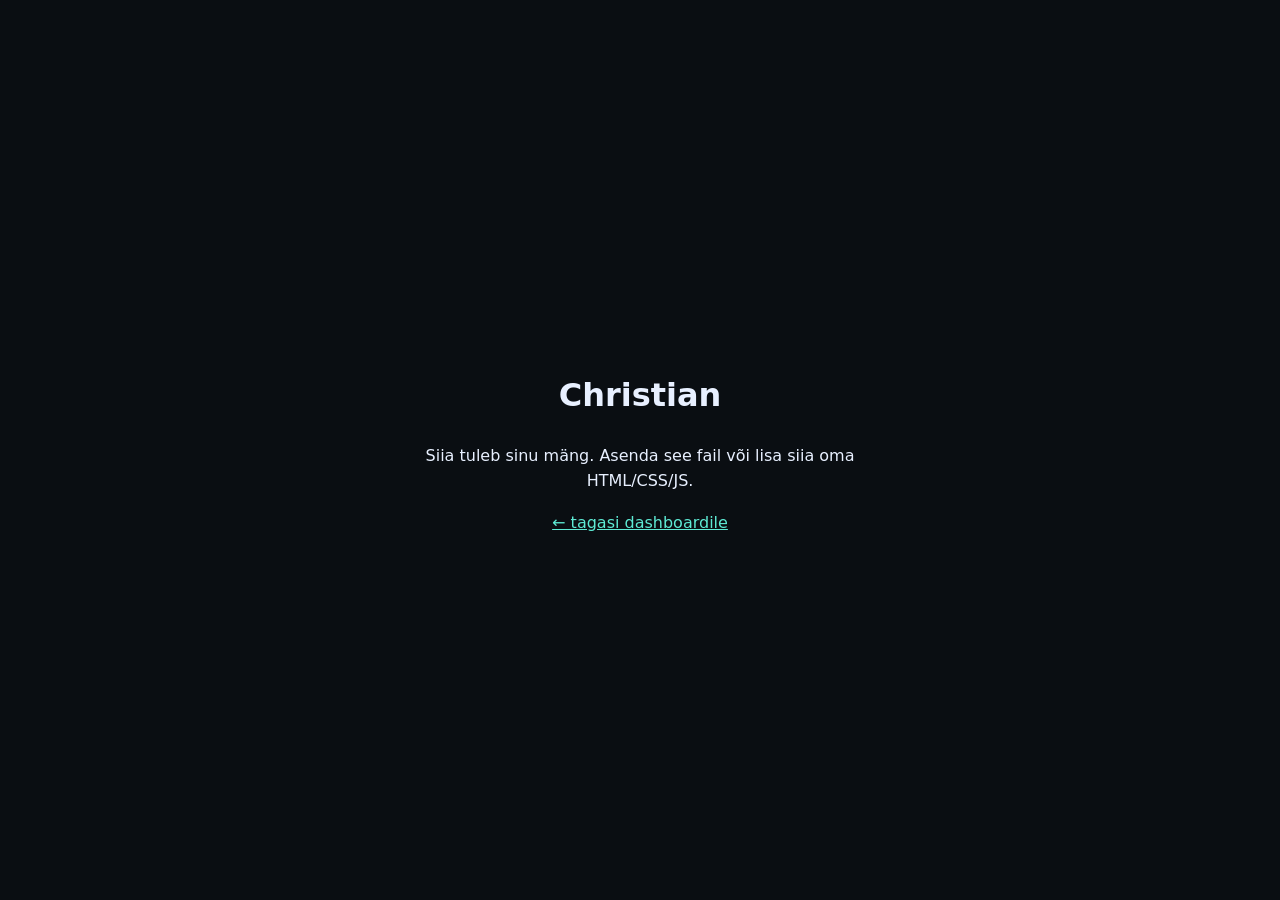
<file: games/christian/index.html>
﻿<!DOCTYPE html>
<html lang="et">
<head>
  <meta charset="UTF-8" />
  <meta name="viewport" content="width=device-width, initial-scale=1" />
  <title>Christian — mäng</title>
  <style>
    * { box-sizing: border-box; }
    body { margin: 0; min-height: 100vh; font-family: system-ui, sans-serif; background: #0a0e12; color: #e8f0ff; display: grid; place-items: center; padding: 1.5rem; }
    a { color: #5eead4; }
    .box { text-align: center; max-width: 28rem; line-height: 1.6; }
  </style>
</head>
<body>
  <div class="box">
    <h1>Christian</h1>
    <p>Siia tuleb sinu mäng. Asenda see fail või lisa siia oma HTML/CSS/JS.</p>
    <p><a href="../../index.html">← tagasi dashboardile</a></p>
  </div>
</body>
</html>
</file>
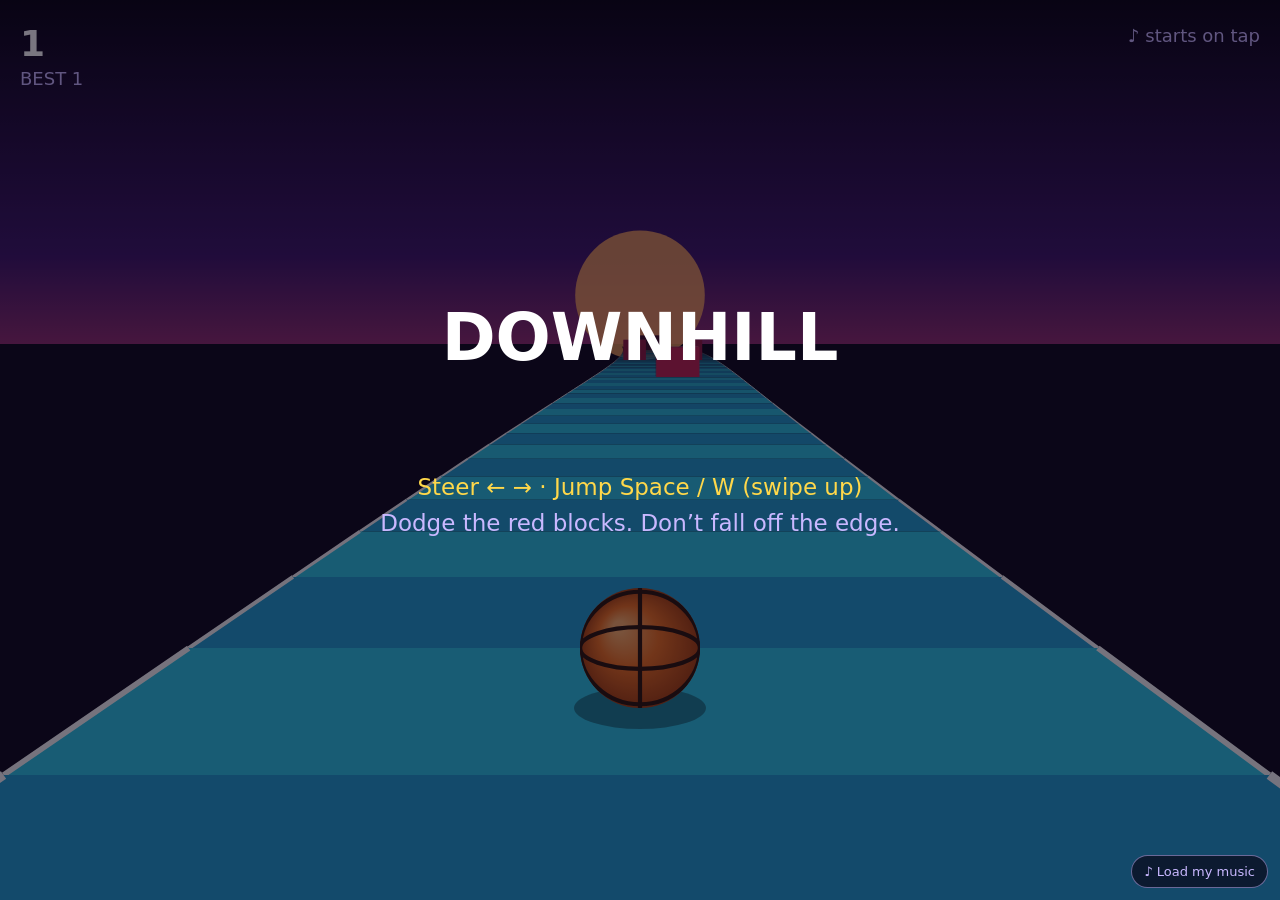
<file: games/kennert/index.html>
<!DOCTYPE html>
<html lang="en">
<head>
<meta charset="utf-8">
<meta name="viewport" content="width=device-width, initial-scale=1, viewport-fit=cover">
<title>Downhill</title>
<style>
:root{color-scheme:dark;--bg:#0b0618;box-sizing:border-box}
html,body{height:100%;margin:0;background:var(--bg);overflow:hidden;touch-action:none;user-select:none;-webkit-user-select:none}
canvas{display:block;width:100%;height:100%}
#mus{position:fixed;right:max(12px,env(safe-area-inset-right,0px));bottom:max(12px,env(safe-area-inset-bottom,0px));padding:8px 12px;border:1px solid rgba(201,184,255,.5);border-radius:999px;background:rgba(11,6,24,.7);color:#c9b8ff;font:500 13px system-ui,sans-serif;cursor:pointer}
</style>
</head>
<body>
<canvas id="c"></canvas>
<button id="mus" type="button">♪ Load my music</button><input id="mf" type="file" accept="audio/*" hidden>
<script>
const cv=document.getElementById('c'),ctx=cv.getContext('2d');
let W,H,F,HOR,dpr;
function resize(){dpr=Math.min(devicePixelRatio||1,2);W=innerWidth;H=innerHeight;cv.width=W*dpr;cv.height=H*dpr;ctx.setTransform(dpr,0,0,dpr,0,0);F=Math.min(H*0.8,W*1.1);HOR=H*0.36}
addEventListener('resize',resize);resize();

const R=2,FAR=100,CAMH=3.2,CAMBACK=6,BR=0.5;
const keys={};let touchDir=0;
let state='start',ball,obs,nextObs,camX,best=0,shake=0,time=0;
try{best=+localStorage.getItem('dh_best')||0}catch(e){}

const diffAt=z=>Math.min(1,z/1200);
const widthAt=z=>9-3.5*diffAt(z);
function centerAt(z){const k=Math.min(1,z/250);return(Math.sin(z*0.03)*4+Math.sin(z*0.012+1)*6)*k}
const rnd=(a,b)=>a+Math.random()*(b-a);

function reset(){
  ball={x:0,y:0,z:0,vy:0,fall:false,speed:16};
  obs=[];nextObs=45;camX=0;shake=0;
  spawn();
}
function spawn(){
  while(nextObs<ball.z+FAR+20){
    const z=nextObs,c=centerAt(z),w=widthAt(z),d=diffAt(z);
    const ow=rnd(1.4,3);
    const x=c+rnd(-w/2+ow/2+0.3,w/2-ow/2-0.3);
    obs.push({x,z,w:ow,d:1.2,h:1.8});
    if(Math.random()<0.15+d*0.6){ // second block leaving a gap
      const ox=x>c?c-w/2+1.6:c+w/2-1.6;
      if(Math.abs(ox-x)>ow/2+3.2)obs.push({x:ox,z,w:2,d:1.2,h:1.8});
    }
    const gap=Math.max(12,20-d*8)+rnd(0,6);
    if(Math.random()<0.45){const tot=gap+8,hz=nextObs+tot/2,hc=centerAt(hz),hw=widthAt(hz),full=Math.random()<0.6;obs.push({x:full?hc:hc+rnd(-hw/4,hw/4),z:hz,w:full?hw+1:hw*0.5,d:0.8,h:0.5,j:true});nextObs+=tot}else nextObs+=gap;
  }
  obs=obs.filter(o=>o.z>ball.z-15);
}

function P(x,y,z,cz){const dz=Math.max(z-cz,0.4),s=F/dz;return[W/2+(x-camX)*s,HOR+(CAMH-y)*s,s]}
const BG=[11,6,24];
function mix(c,t){t=Math.min(1,Math.max(0,t));t=t*t;return`rgb(${c[0]+(BG[0]-c[0])*t|0},${c[1]+(BG[1]-c[1])*t|0},${c[2]+(BG[2]-c[2])*t|0})`}
function quad(a,b,c,d,fill){ctx.fillStyle=fill;ctx.beginPath();ctx.moveTo(a[0],a[1]);ctx.lineTo(b[0],b[1]);ctx.lineTo(c[0],c[1]);ctx.lineTo(d[0],d[1]);ctx.closePath();ctx.fill()}

function drawObs(o,cz,fog){
  const pal=o.j?[[255,235,130],[170,120,10],[250,190,30]]:[[255,120,150],[150,20,60],[235,40,90]];
  const x1=o.x-o.w/2,x2=o.x+o.w/2,z1=o.z-o.d/2,z2=o.z+o.d/2;
  if(z2<cz+0.5)return;
  const fA=P(x1,0,z1,cz),fB=P(x2,0,z1,cz),fC=P(x2,o.h,z1,cz),fD=P(x1,o.h,z1,cz);
  const bC=P(x2,o.h,z2,cz),bD=P(x1,o.h,z2,cz);
  quad(fD,fC,bC,bD,mix(pal[0],fog));
  if(camX<x1){const sa=P(x1,0,z2,cz);quad(fA,fD,bD,sa,mix(pal[1],fog))}
  else if(camX>x2){const sb=P(x2,0,z2,cz);quad(fB,fC,bC,sb,mix(pal[1],fog))}
  quad(fA,fB,fC,fD,mix(pal[2],fog));
}

function draw(){
  const cz=ball.z-CAMBACK;
  let sx=0,sy=0;if(shake>0){sx=rnd(-1,1)*shake*12;sy=rnd(-1,1)*shake*12}
  ctx.save();ctx.translate(sx,sy);
  const g=ctx.createLinearGradient(0,0,0,HOR+40);
  g.addColorStop(0,'#05020f');g.addColorStop(0.7,'#3a1466');g.addColorStop(1,'#a2306e');
  ctx.fillStyle=g;ctx.fillRect(-20,-20,W+40,HOR+60);
  ctx.fillStyle='rgb(11,6,24)';ctx.fillRect(-20,HOR+20,W+40,H);
  // sun
  ctx.fillStyle='rgba(255,170,90,.8)';ctx.beginPath();ctx.arc(W/2,HOR-F*0.04,F*0.09,0,7);ctx.fill();

  const i0=Math.floor(cz/R),i1=Math.floor((cz+FAR)/R);
  const bucket={};
  for(const o of obs){const i=Math.floor(o.z/R);(bucket[i]=bucket[i]||[]).push(o)}
  for(let i=i1;i>=i0;i--){
    const z1=Math.max(i*R,cz+0.5),z2=(i+1)*R;
    if(z2<=z1)continue;
    const c1=centerAt(i*R),c2=centerAt(z2),w1=widthAt(i*R),w2=widthAt(z2);
    const fog=(z1-cz)/FAR;
    const a=P(c1-w1/2,0,z1,cz),b=P(c1+w1/2,0,z1,cz),c=P(c2+w2/2,0,z2,cz),d=P(c2-w2/2,0,z2,cz);
    const base=(i&1)?[40,200,230]:[30,160,210];
    quad(a,b,c,d,mix(base,fog));
    // side faces
    const a2=P(c1-w1/2,-1.2,z1,cz),d2=P(c2-w2/2,-1.2,z2,cz),b2=P(c1+w1/2,-1.2,z1,cz),c2p=P(c2+w2/2,-1.2,z2,cz);
    if(camX>c1+w1/2)quad(b,b2,c2p,c,mix([20,90,150],fog));
    if(camX<c1-w1/2)quad(a,a2,d2,d,mix([20,90,150],fog));
    ctx.strokeStyle=mix([255,255,255],fog+0.1);ctx.lineWidth=Math.max(1,a[2]*0.04);
    ctx.beginPath();ctx.moveTo(a[0],a[1]);ctx.lineTo(d[0],d[1]);ctx.moveTo(b[0],b[1]);ctx.lineTo(c[0],c[1]);ctx.stroke();
    const row=bucket[i];if(row)for(const o of row)drawObs(o,cz,(o.z-cz)/FAR);
  }
  // ball
  const bp=P(ball.x,ball.y+BR,ball.z,cz),r=BR*bp[2];
  if(!ball.fall){const sp=P(ball.x,0,ball.z,cz);ctx.fillStyle='rgba(0,0,0,.35)';ctx.beginPath();ctx.ellipse(sp[0],sp[1],r*1.1,r*0.35,0,0,7);ctx.fill()}
  const bg=ctx.createRadialGradient(bp[0]-r*0.35,bp[1]-r*0.35,r*0.1,bp[0],bp[1],r);
  bg.addColorStop(0,'#ffb066');bg.addColorStop(0.45,'#f0701c');bg.addColorStop(1,'#a8400b');
  ctx.fillStyle=bg;ctx.beginPath();ctx.arc(bp[0],bp[1],r,0,7);ctx.fill();ctx.save();ctx.clip();ctx.strokeStyle='#2b1307';ctx.lineWidth=Math.max(1.5,r*0.07);const ra=ball.z/BR;ctx.beginPath();ctx.moveTo(bp[0],bp[1]-r);ctx.lineTo(bp[0],bp[1]+r);ctx.stroke();for(const k of [Math.abs(Math.sin(ra)),Math.abs(Math.cos(ra))]){ctx.beginPath();ctx.ellipse(bp[0],bp[1],r,Math.max(0.5,r*k),0,0,7);ctx.stroke()}ctx.restore();
  ctx.restore();

  // HUD
  const score=Math.floor(ball.z/4);
  ctx.textAlign='left';ctx.fillStyle='#fff';ctx.font=`700 ${Math.round(F*0.05)}px system-ui,sans-serif`;
  ctx.fillText(score,20,20+F*0.05);
  ctx.font=`500 ${Math.round(F*0.025)}px system-ui,sans-serif`;ctx.fillStyle='#c9b8ff';
  ctx.fillText('BEST '+Math.max(best,score),20,24+F*0.085);
  ctx.textAlign='right';ctx.fillText(audioErr?'♪ unavailable':!musicOn?'♪ starts on tap':muted?'♪ muted (M)':(AC&&AC.state!=='running')?'♪ blocked ('+AC.state+'), tap here':'♪ on '+AC.currentTime.toFixed(0)+'s (M, ↑↓ vol)',W-20,20+F*0.03);
  ctx.textAlign='center';
  if(state!=='play'){
    ctx.fillStyle='rgba(11,6,24,.55)';ctx.fillRect(0,0,W,H);
    ctx.fillStyle='#fff';ctx.font=`800 ${Math.round(F*0.09)}px system-ui,sans-serif`;
    ctx.fillText(state==='start'?'DOWNHILL':'CRASHED',W/2,H*0.4);
    ctx.font=`500 ${Math.round(F*0.032)}px system-ui,sans-serif`;ctx.fillStyle='#c9b8ff';
    if(state==='over')ctx.fillText('Score '+score+'  ·  Best '+best,W/2,H*0.4+F*0.07);
    ctx.fillStyle='#ffd84a';
    ctx.fillText(state==='start'?'Steer ← → · Jump Space / W (swipe up)':'Press Space or tap to retry',W/2,H*0.55);
    if(state==='start'){ctx.fillStyle='#c9b8ff';ctx.fillText('Dodge the red blocks. Don’t fall off the edge.',W/2,H*0.55+F*0.05)}
  }
}

function update(dt){
  time+=dt;
  if(shake>0)shake=Math.max(0,shake-dt*2);
  if(state==='start'){ball.z+=6*dt;ball.x=centerAt(ball.z);camX=ball.x;spawn();return}
  if(state!=='play'){return}
  ball.speed=Math.min(60,20+Math.floor(ball.z/100)*2);
  ball.z+=ball.speed*dt;
  const dir=(keys.ArrowRight||keys.d||keys.D?1:0)-(keys.ArrowLeft||keys.a||keys.A?1:0)+touchDir;
  if(!ball.fall){
    jumpBuf-=dt;if(jumpBuf>0&&ball.y<=0){ball.vy=8.5;jumpBuf=0}ball.vy-=38*dt;ball.y+=ball.vy*dt;if(ball.y<=0){ball.y=0;ball.vy=0}
    ball.x+=Math.max(-1,Math.min(1,dir))*14*dt;
    const c=centerAt(ball.z),w=widthAt(ball.z);
    if(Math.abs(ball.x-c)>w/2+0.05)ball.fall=true;
    for(const o of obs){
      if(Math.abs(ball.z-o.z)<o.d/2+BR*0.8&&Math.abs(ball.x-o.x)<o.w/2+BR*0.8&&ball.y<o.h-0.05){die();return}
    }
  }else{
    ball.vy-=30*dt;ball.y+=ball.vy*dt;
    if(ball.y<-14){die();return}
  }
  camX+=(ball.x-camX)*Math.min(1,dt*16);
  spawn();
}
function die(){
  state='over';shake=ball.fall?0:0.6;
  const s=Math.floor(ball.z/4);
  if(s>best){best=s;try{localStorage.setItem('dh_best',best)}catch(e){}}
}
/* ---- original background music (Web Audio) ---- */
let jumpBuf=0,sy=0,custom=false,customSrc,vol=3,audioErr='',AC,master,noiseBuf,muted=false,musicOn=false,nextT=0,mstep=0;
const N=m=>440*Math.pow(2,(m-69)/12);
const CH=[{r:38,n:[62,65,69]},{r:43,n:[62,67,70]},{r:36,n:[64,67,72]},{r:41,n:[65,69,72]}];
const ARP=[0,1,2,1,2,1,2,1];
function env(g,t,a,dur,vol){g.gain.setValueAtTime(0.0001,t);g.gain.linearRampToValueAtTime(vol,t+a);g.gain.exponentialRampToValueAtTime(0.0001,t+dur)}
function tone(type,f,t,dur,vol,lp,a){const o=AC.createOscillator(),g=AC.createGain(),fl=AC.createBiquadFilter();o.type=type;o.frequency.value=f;fl.type='lowpass';fl.frequency.value=lp;env(g,t,a||0.01,dur,vol);o.connect(fl);fl.connect(g);g.connect(master);o.start(t);o.stop(t+dur+0.05)}
function kick(t){const o=AC.createOscillator(),g=AC.createGain();o.frequency.setValueAtTime(130,t);o.frequency.exponentialRampToValueAtTime(40,t+0.12);env(g,t,0.005,0.25,0.7);o.connect(g);g.connect(master);o.start(t);o.stop(t+0.3)}
function hat(t){const s=AC.createBufferSource(),g=AC.createGain(),f=AC.createBiquadFilter();s.buffer=noiseBuf;f.type='highpass';f.frequency.value=7000;env(g,t,0.002,0.06,0.2);s.connect(f);f.connect(g);g.connect(master);s.start(t);s.stop(t+0.08)}
const PCH=[{r:43,n:[55,59,62,67]},{r:38,n:[57,62,66,69]},{r:40,n:[55,59,64,67]},{r:36,n:[55,60,64,67]}];
const PROG=[0,1,2,3,0,1,3,1];
const MEL=[
[[0,74,2],[2,76,2],[4,74,4],[8,71,3],[11,69,2],[13,71,3]],
[[0,69,2],[2,71,2],[4,74,4],[8,78,4],[12,76,2],[14,74,2]],
[[0,71,3],[3,76,3],[6,74,2],[8,71,4],[12,67,2],[14,71,2]],
[[0,72,4],[4,76,4],[8,74,2],[10,72,2],[12,71,4]],
[[0,74,2],[2,76,2],[4,79,4],[8,76,3],[11,74,2],[13,71,3]],
[[0,78,4],[4,76,2],[6,74,2],[8,69,4],[12,71,2],[14,74,2]],
[[0,72,3],[3,74,3],[6,76,2],[8,79,4],[12,76,4]],
[[0,74,2],[2,71,2],[4,69,4],[8,74,6],[14,78,2]]];
function loadTrack(f){
  startMusic();if(!AC)return;
  f.arrayBuffer().then(b=>AC.decodeAudioData(b)).then(buf=>{
    if(customSrc){try{customSrc.stop()}catch(e){}}
    const cg=AC.createGain();cg.gain.value=0.35;cg.connect(master);
    customSrc=AC.createBufferSource();customSrc.buffer=buf;customSrc.loop=true;customSrc.connect(cg);customSrc.start();
    custom=true;mus.textContent='♪ Change music';
  }).catch(()=>{audioErr='could not play that file'});
}
const mus=document.getElementById('mus'),mf=document.getElementById('mf');
mus.tabIndex=-1;
mus.addEventListener('click',()=>{startMusic();mus.blur();mf.click()});
mf.addEventListener('change',()=>{const f=mf.files&&mf.files[0];if(f)loadTrack(f);mf.value=''});
function snare(t){const s=AC.createBufferSource(),g=AC.createGain(),f=AC.createBiquadFilter();s.buffer=noiseBuf;f.type='bandpass';f.frequency.value=1800;env(g,t,0.002,0.09,0.5);s.connect(f);f.connect(g);g.connect(master);s.start(t);s.stop(t+0.1);tone('triangle',190,t,0.08,0.25,1500)}
function sched(step,t){
  if(custom)return;const bar=Math.floor(step/16)%8,s=step%16,c=PCH[PROG[bar]];
  if(s%2===0)c.n.forEach((n,i)=>tone('sawtooth',N(n),t+i*0.012,0.3,s%4===0?0.1:0.065,2400));
  if([0,3,6,8,11,14].includes(s)){tone('sine',N(c.r),t,0.3,0.8,300);tone('triangle',N(c.r+12),t,0.25,0.25,1200)}
  if(s===0||s===6||s===8||s===10)kick(t);
  if(s===4||s===12)snare(t);
  if(s%2===0)hat(t);
  for(const m of MEL[bar])if(m[0]===s)tone('square',N(m[1]),t,m[2]*0.12,0.14,2600);
}
function schedOld(step,t){
  const c=CH[Math.floor(step/16)%4],s=step%16;
  if(s===0){tone('sine',N(c.r),t,2.2,0.7,300);tone('triangle',N(c.r+12),t,0.5,0.25,1200);for(const n of c.n){tone('sawtooth',N(n-12),t,2.4,0.1,900,0.5);tone('sawtooth',N(n-12)*1.004,t,2.4,0.08,900,0.5)}}
  if(s%2===0)tone('triangle',N(c.n[ARP[s/2]]+12),t,0.35,0.3,3200);
  if(s%4===0)kick(t);
  if(s%4===2)hat(t);
}
function startMusic(){
  try{
    if(!AC){
      AC=new (window.AudioContext||window.webkitAudioContext)();
      master=AC.createGain();master.gain.value=muted?0:vol;const comp=AC.createDynamicsCompressor();comp.threshold.value=-12;comp.ratio.value=12;comp.knee.value=6;master.connect(comp);comp.connect(AC.destination);
      noiseBuf=AC.createBuffer(1,AC.sampleRate*0.1,AC.sampleRate);
      const d=noiseBuf.getChannelData(0);for(let i=0;i<d.length;i++)d[i]=Math.random()*2-1;
    }
    try{navigator.audioSession&&(navigator.audioSession.type='playback')}catch(e){}try{const sa=new Audio('[data-uri]');sa.play().catch(()=>{})}catch(e){}AC.resume&&AC.resume().catch(()=>{});tone('sine',660,AC.currentTime+0.02,0.25,0.5,4000);
    if(!musicOn){musicOn=true;nextT=AC.currentTime+0.1;mstep=0;
      setInterval(()=>{if(nextT<AC.currentTime)nextT=AC.currentTime+0.05;while(nextT<AC.currentTime+0.2){sched(mstep,nextT);nextT+=0.125;mstep++}},50)}
  }catch(e){audioErr=String(e)}
}
function setVol(m){vol=Math.min(8,Math.max(0.3,vol*m));muted=false;if(master)master.gain.value=vol}
function toggleMute(){muted=!muted;if(master)master.gain.value=muted?0:vol}
function begin(){if(state==='play')return;reset();state='play';startMusic()}

addEventListener('keydown',e=>{
  keys[e.key]=true;if(state==='play'&&(e.key===' '||e.key==='w'||e.key==='W'))jumpBuf=0.15;if(e.key==='m'||e.key==='M')toggleMute();if(e.key==='ArrowUp'||e.key==='+'||e.key==='=')setVol(1.5);if(e.key==='ArrowDown'||e.key==='-')setVol(1/1.5);
  if(e.key===' '||e.key==='Enter'){if(state!=='play'&&(state==='start'||time-endT>0.4))begin()}
  if(['ArrowLeft','ArrowRight',' '].includes(e.key))e.preventDefault();
});
addEventListener('keyup',e=>{keys[e.key]=false});
let endT=0;
function pt(e){touchDir=e.clientX<W/2?-1:1}
cv.addEventListener('pointerdown',e=>{sy=e.clientY;if(e.clientX>W-130&&e.clientY<60){if(AC&&AC.state!=='running')AC.resume();else toggleMute();return}
  if(state!=='play'){if(state==='start'||time-endT>0.4)begin();return}
  pt(e)});
cv.addEventListener('pointermove',e=>{if(e.buttons||e.pointerType==='touch'){if(state==='play'&&touchDir)pt(e);if(state==='play'&&sy-e.clientY>45){jumpBuf=0.15;sy=e.clientY}}});
addEventListener('pointerup',()=>{touchDir=0});
addEventListener('pointercancel',()=>{touchDir=0});

reset();
let last=performance.now(),prev='start';
function loop(t){
  const dt=Math.min(0.05,(t-last)/1000);last=t;
  update(dt);
  if(prev==='play'&&state==='over')endT=time;
  prev=state;
  draw();requestAnimationFrame(loop);
}
requestAnimationFrame(loop);
</script>
</body>
</html>
</file>
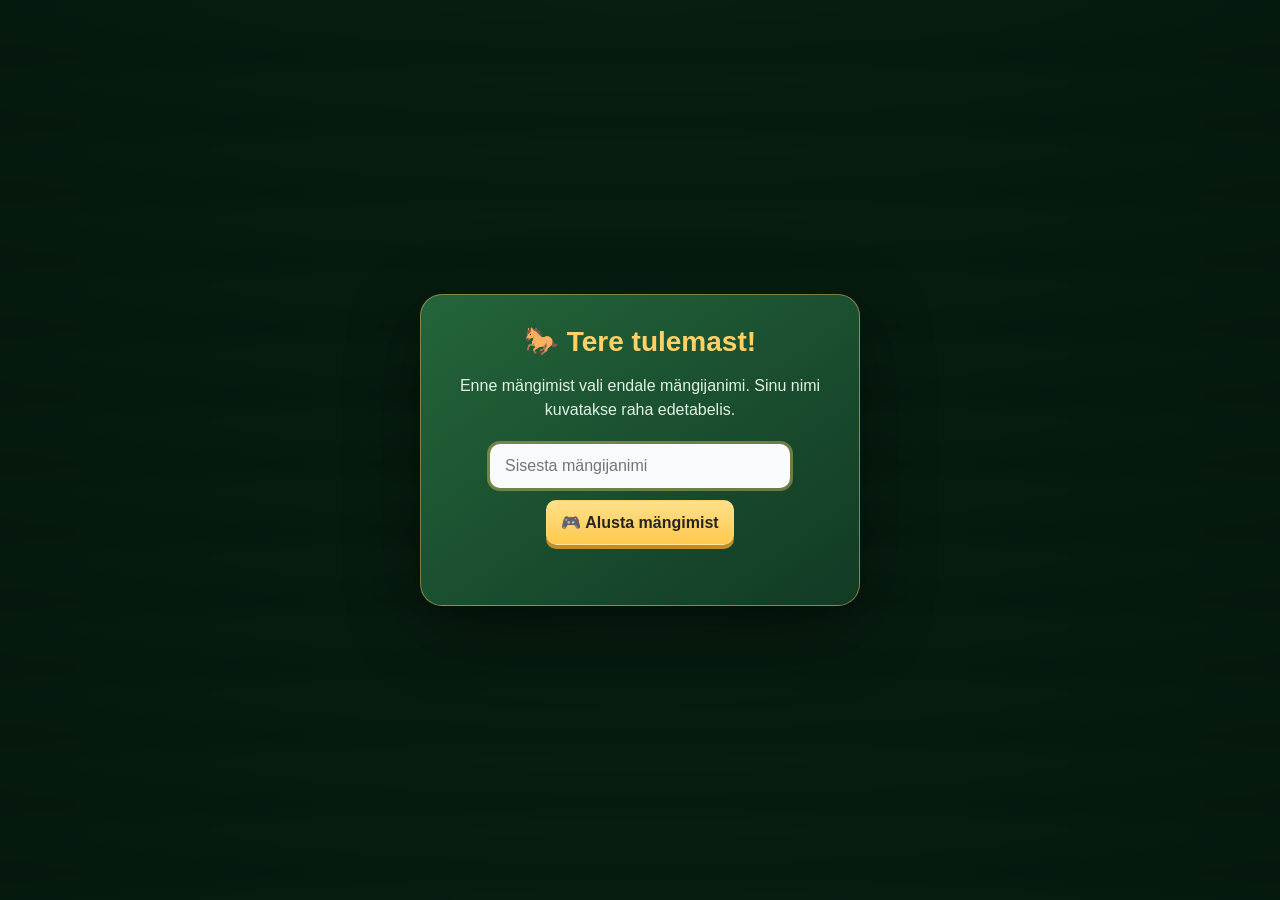
<file: games/ragnar/index.html>
<!DOCTYPE html>
<html lang="et">
<head>
<meta charset="UTF-8">
<meta name="viewport" content="width=device-width, initial-scale=1.0">
<title>Horse Racing 🐎</title>
<style>
* { box-sizing: border-box; }
body {
  background: radial-gradient(ellipse at top, #267044 0%, #164b2b 58%, #103820 100%);
  color: #f8fafc; font-family: Inter, Arial, sans-serif;
  text-align: center; margin: 0; padding: 28px 14px 40px;
}
h1 { color: #ffd166; font-size: clamp(28px, 4vw, 42px); margin: 8px 0 14px; letter-spacing: .4px; text-shadow: 0 3px 0 rgba(0,0,0,.18); }
.panel { max-width: 1050px; margin: auto; }
.money { display: inline-block; font-size: 25px; color: #ffd166; font-weight: 800; margin: 6px 0 18px; padding: 12px 22px; border: 1px solid rgba(255,209,102,.32); border-radius: 14px; background: rgba(10,35,21,.42); box-shadow: 0 8px 24px rgba(0,0,0,.12); }
.controls {
  background: linear-gradient(145deg, rgba(35,101,59,.98), rgba(25,76,44,.98));
  padding: 22px 18px; border: 1px solid rgba(255,255,255,.1); border-radius: 20px;
  margin: 8px auto 20px; box-shadow: 0 12px 28px rgba(0,0,0,.18);
}
.controls p { margin: 8px 0 10px; color: #e1f2e5; }
.difficulty-row { display:flex; justify-content:center; flex-wrap:wrap; gap:8px; margin:14px auto; }
.difficulty-chip { padding:10px 13px; font-size:14px; background:rgba(255,255,255,.12); color:#fff; box-shadow:none; border:1px solid rgba(255,255,255,.18); }
.difficulty-chip.active { background:#ffd166; color:#263326; border-color:#ffd166; box-shadow:0 3px 0 #c58b25; }
.horse-picks { display:grid; grid-template-columns:repeat(3,minmax(0,1fr)); gap:12px; margin:16px auto; max-width:760px; }
.horse-card { position:relative; padding:16px 10px 14px; border:2px solid rgba(255,255,255,.18); border-radius:16px; background:linear-gradient(145deg,#173f2b,#245b3a); color:white; cursor:pointer; box-shadow:0 5px 0 rgba(0,0,0,.18); transition:transform .15s,border-color .15s,background .15s; min-width:0; }
.horse-card:hover:not(:disabled) { transform:translateY(-3px); border-color:#ffd166; }
.horse-card.selected { border-color:#ffd166; background:linear-gradient(145deg,#456b35,#284c2d); box-shadow:0 0 0 3px rgba(255,209,102,.18),0 5px 0 rgba(0,0,0,.18); }
.horse-card:disabled { opacity:.55; cursor:not-allowed; }
.horse-avatar { font-size:38px; display:block; margin-bottom:5px; filter:drop-shadow(0 3px 2px #102a19); }
.horse-name { display:block; font-size:18px; font-weight:900; color:#ffe08a; }
.odds-pill { display:inline-block; padding:5px 9px; border-radius:999px; background:#ffd166; color:#263326; font-size:13px; font-weight:900; }
.bet-row { display:flex; justify-content:center; align-items:center; flex-wrap:wrap; gap:4px; margin:8px 0 12px; }
.bet-chip { padding:8px 13px; font-size:14px; background:#e7f4e8; color:#1c482d; box-shadow:0 3px 0 #9ebfa4; }
.bet-chip.active { background:#ffd166; box-shadow:0 3px 0 #c58b25; }
.bet-hint { font-size:13px; color:#d7f5dc; margin:5px 0 0; }
@media(max-width:600px) {
  .horse-picks { gap:6px; }
  .horse-card { padding:12px 5px; }
  .horse-avatar { font-size:30px; }
  .horse-name { font-size:15px; }
  .odds-pill { font-size:11px; padding:4px 6px; }
}
select, input, button {
  padding: 12px 14px; margin: 6px; border-radius: 10px; border: 1px solid rgba(255,255,255,.13);
  font-size: 16px; outline: none; transition: transform .15s ease, box-shadow .15s ease, background .15s ease;
}
select, input { background: #f8fafc; color: #17251b; min-width: 180px; }
select:focus, input:focus { box-shadow: 0 0 0 3px rgba(255,209,102,.38); }
button { background: linear-gradient(180deg, #ffe08a, #ffc94e); color: #25251f; font-weight: 800; cursor: pointer; box-shadow: 0 4px 0 #c58b25; }
button:hover:not(:disabled) { transform: translateY(-2px); box-shadow: 0 6px 0 #c58b25; }
button:active:not(:disabled) { transform: translateY(1px); box-shadow: 0 2px 0 #c58b25; }
button:disabled { opacity: .5; cursor: not-allowed; box-shadow: none; }
#result { display: inline-block; min-height: 30px; margin: 8px auto 0; padding: 9px 16px; color: #ffe08a; font-size: 20px; font-weight: 800; border-radius: 12px; background: rgba(7,28,16,.28); }
#status { color: #d7f5dc; margin: 9px 0 16px; }
#stats { display: inline-block; padding: 10px 18px; border-radius: 999px; background: rgba(7,28,16,.35); color: #f8fafc; font-weight: 700; border: 1px solid rgba(255,255,255,.1); }
.track-wrap {
  width: 100%; max-width: 900px; margin: 22px auto 18px; padding: 9px;
  background: linear-gradient(135deg, #e6c28a, #9b6d3d); border: 2px solid #f4d9a7; border-radius: 18px;
  box-shadow: 0 16px 36px rgba(0,0,0,.28), 0 0 0 4px rgba(92,57,29,.55); overflow: hidden;
}
.track {
  position: relative; width: 100%; aspect-ratio: 1.72 / 1;
  min-height: 245px; overflow: hidden; background: #a62b2e; border-radius: 8px;
}
.track-svg { position: absolute; inset: 0; width: 100%; height: 100%; display: block; pointer-events: none; }
.center {
  position: absolute; left: 50%; top: 50%; transform: translate(-50%,-50%);
  color: rgba(255,255,255,.86); font-size: clamp(12px, 2vw, 20px);
  font-weight: bold; pointer-events: none; line-height: 1.5;
}
.finish {
  position: absolute; top: 10.5%; left: 50%; height: 31.2%; width: 10px;
  transform: translateX(-50%);
  background: repeating-conic-gradient(#fff 0% 25%, #222 0% 50%) 0 / 8px 8px;
  border-left: 1px solid white; border-right: 1px solid white;
  z-index: 4; pointer-events: none;
}
.horse {
  position: absolute; left: 50%; top: 50%; transform: translate(-50%,-50%);
  z-index: 5; font-size: clamp(17px, 2.5vw, 27px); white-space: nowrap;
  will-change: left, top; text-shadow: 0 1px 2px #222;
}
.horse span { display: inline-block; background: rgba(0,0,0,.72); color: white; border-radius: 5px; padding: 3px 5px; font-size: 10px; vertical-align: middle; }
.leaderboard { max-width:760px; margin:26px auto 0; padding:20px; text-align:left; border:1px solid rgba(255,209,102,.28); border-radius:18px; background:rgba(7,28,16,.42); box-shadow:0 12px 28px rgba(0,0,0,.16); }
.leaderboard h2 { margin:0 0 5px; text-align:center; color:#ffd166; }
.leaderboard-note { text-align:center; color:#d7f5dc; font-size:13px; margin:0 0 15px; }
.player-row { display:flex; flex-wrap:wrap; align-items:center; justify-content:center; gap:5px; }
.player-row label { color:#f8fafc; font-weight:700; }
.player-row input { min-width:120px; width:180px; }
.leaderboard-list { list-style:none; padding:0; margin:16px 0 0; }
.leaderboard-list li { display:flex; justify-content:space-between; gap:12px; padding:10px 12px; margin:6px 0; border-radius:10px; background:rgba(255,255,255,.07); font-weight:700; }
.leaderboard-list li:first-child { background:rgba(255,209,102,.18); color:#ffe08a; }
.leaderboard-list .empty { justify-content:center; color:#d7f5dc; font-weight:400; }
@media (max-width: 550px) {
  body { padding: 12px 6px; }
  h1 { font-size: 27px; }
  .track-wrap { padding: 4px; }
  .track { min-height: 210px; }
  .horse span { font-size: 8px; padding: 2px 3px; }
}
.name-gate { position:fixed; inset:0; z-index:1000; display:flex; align-items:center; justify-content:center; padding:20px; background:rgba(5,20,11,.88); backdrop-filter:blur(8px); }
.name-gate-card { width:min(100%,440px); padding:30px 24px; border:1px solid rgba(255,209,102,.45); border-radius:22px; background:linear-gradient(145deg,#23653b,#123a24); box-shadow:0 22px 70px rgba(0,0,0,.45); }
.name-gate-card h2 { color:#ffd166; margin:0 0 10px; font-size:28px; }
.name-gate-card p { color:#e1f2e5; line-height:1.5; }
.name-gate-card input { width:min(100%,300px); min-width:0; }
.name-error { min-height:20px; color:#ffd166 !important; font-size:14px; margin:4px 0 0 !important; }
.name-gate[hidden], .panel[hidden] { display:none !important; }

/* Põnev võistluse algus */
.track { isolation:isolate; }
.race-countdown {
  position:absolute; inset:0; z-index:20; display:none; align-items:center; justify-content:center;
  flex-direction:column; gap:7px; color:#fff; text-shadow:0 4px 18px rgba(0,0,0,.75);
  background:radial-gradient(ellipse at center, rgba(9,30,18,.42), rgba(5,18,10,.72));
  backdrop-filter:blur(2px); pointer-events:none;
}
.race-countdown.show { display:flex; animation:countdownFade .22s ease-out both; }
.race-countdown span { font-size:clamp(64px,12vw,120px); line-height:.95; font-weight:1000; color:#ffd166; -webkit-text-stroke:2px rgba(65,40,8,.55); animation:countPulse .65s ease-in-out infinite alternate; }
.race-countdown small { font-size:clamp(16px,3vw,27px); font-weight:1000; letter-spacing:.18em; color:#fff; }
.start-lights { display:flex; gap:9px; margin-bottom:8px; padding:8px 13px; border-radius:999px; background:rgba(0,0,0,.65); border:1px solid rgba(255,255,255,.2); }
.start-lights i { display:block; width:15px; height:15px; border-radius:50%; background:#572b2b; border:2px solid rgba(255,255,255,.3); box-shadow:inset 0 2px 4px rgba(0,0,0,.55); }
.race-countdown.show:not(.go) .start-lights i { animation:lightReady .65s infinite alternate; }
.race-countdown.go .start-lights i { background:#72f29a; box-shadow:0 0 16px #72f29a; }
.track.race-starting .horse { animation:horseReady .28s ease-in-out infinite alternate; }
.track.race-starting .finish { filter:drop-shadow(0 0 8px #ffd166); }
.track.race-go { animation:trackGo .45s ease-out; }
@keyframes countPulse { from { transform:scale(.94); } to { transform:scale(1.05); } }
@keyframes countdownFade { from { opacity:0; } to { opacity:1; } }
@keyframes lightReady { from { background:#762c25; box-shadow:0 0 4px #d33b2c; } to { background:#ff594b; box-shadow:0 0 15px #ff594b; } }
@keyframes horseReady { from { translate:0 0; } to { translate:0 -3px; } }
@keyframes trackGo { 0% { filter:brightness(1); } 35% { filter:brightness(1.45); } 100% { filter:brightness(1); } }
@media (prefers-reduced-motion: reduce) { .race-countdown span, .race-countdown.show:not(.go) .start-lights i, .track.race-starting .horse { animation:none; } }
</style>
</head>
<body>
<div class="name-gate" id="nameGate" role="dialog" aria-modal="true" aria-labelledby="gateTitle">
  <div class="name-gate-card">
    <h2 id="gateTitle">🐎 Tere tulemast!</h2>
    <p>Enne mängimist vali endale mängijanimi. Sinu nimi kuvatakse raha edetabelis.</p>
    <form id="startNameForm">
      <input id="startPlayerName" type="text" maxlength="18" placeholder="Sisesta mängijanimi" autocomplete="nickname" required autofocus>
      <br><button id="startGameButton" type="button">🎮 Alusta mängimist</button>
      <p class="name-error" id="nameError" aria-live="polite"></p>
    </form>
  </div>
</div>
<div class="panel" id="gamePage" hidden>
  <h1>🐎 Horse Racing 🏁</h1>
  <h2 class="money">💰 Raha: $<span id="money">100</span></h2>
  <div class="controls">
    <p>🎮 Vali raskusaste. Raskemal tasemel on rohkem hobuseid ja suuremad võidukordajad!</p>
    <div class="difficulty-row">
      <button type="button" class="difficulty-chip" data-mode="easy" onclick="setDifficulty('easy')">🟢 Lihtne · 3 hobust</button>
      <button type="button" class="difficulty-chip active" data-mode="normal" onclick="setDifficulty('normal')">🟡 Tavaline · 5 hobust</button>
      <button type="button" class="difficulty-chip" data-mode="hard" onclick="setDifficulty('hard')">🔴 Raske · 6 hobust</button>
    </div>
    <p id="difficultyHint" class="bet-hint">Tavaline: 5 hobust ja tasakaalus võidukordajad.</p>
    <div class="horse-picks" id="horsePicks"></div>
    <p>💰 Kui palju soovid panustada?</p>
    <div class="bet-row" aria-label="Kiirpanused">
      <button type="button" class="bet-chip" onclick="setBet(5)">$5</button>
      <button type="button" class="bet-chip active" onclick="setBet(10)">$10</button>
      <button type="button" class="bet-chip" onclick="setBet(25)">$25</button>
      <button type="button" class="bet-chip" onclick="setBet(50)">$50</button>
      <button type="button" class="bet-chip" onclick="setMaxBet()">ALL IN</button>
    </div>
    <input id="bet" type="number" min="1" step="1" value="10" placeholder="Panus $" oninput="updateBetChips()">
    <p class="bet-hint" id="betHint">Valitud panus: $10 · Võidu korral saad kokku $20</p>
    <br>
    <button id="raceButton" onclick="race()">🏁 Alusta võistlust!</button>
    <button id="resetButton" onclick="resetGame()">🔄 Uus mäng</button>
  </div>
  <h3 id="result">Valmis võistluseks?</h3>
  <p id="status">Vali hobune ja vajuta alustamiseks!</p>
  <div class="track-wrap">
    <div class="track" id="track">
      <svg class="track-svg" viewBox="0 0 900 520" preserveAspectRatio="none" aria-label="Staadionikujuline jooksurada">
        <path d="M 260 55 H 640 A 205 205 0 0 1 640 465 H 260 A 205 205 0 0 1 260 55 Z" fill="#a62b2e" stroke="#f8ead7" stroke-width="5"/>
        <path d="M 260 82 H 640 A 178 178 0 0 1 640 438 H 260 A 178 178 0 0 1 260 82 Z" fill="none" stroke="#fff4e8" stroke-width="2.5"/>
        <path d="M 260 109 H 640 A 151 151 0 0 1 640 411 H 260 A 151 151 0 0 1 260 109 Z" fill="none" stroke="#fff4e8" stroke-width="2.5"/>
        <path d="M 260 136 H 640 A 124 124 0 0 1 640 384 H 260 A 124 124 0 0 1 260 136 Z" fill="none" stroke="#fff4e8" stroke-width="2.5"/>
        <path d="M 260 163 H 640 A 97 97 0 0 1 640 357 H 260 A 97 97 0 0 1 260 163 Z" fill="none" stroke="#fff4e8" stroke-width="2.5"/>
        <path d="M 260 190 H 640 A 70 70 0 0 1 640 330 H 260 A 70 70 0 0 1 260 190 Z" fill="none" stroke="#fff4e8" stroke-width="2.5"/>
        <path d="M 260 217 H 640 A 43 43 0 0 1 640 303 H 260 A 43 43 0 0 1 260 217 Z" fill="none" stroke="#fff4e8" stroke-width="2.5"/>
        <path d="M 450 55 V 217 M 450 303 V 465" stroke="#fff4e8" stroke-width="2.5"/>
      </svg>
      <div class="center">🏆<br>FINISH</div>
      <div class="finish" aria-hidden="true"></div>
      <div class="race-countdown" id="raceCountdown" aria-live="assertive">
        <div class="start-lights" aria-hidden="true"><i></i><i></i><i></i></div>
        <span id="countdownNumber">3</span><small>VALMIS OLLA!</small>
      </div>
    </div>
  </div>
  <p>🏇 Kõik hobused jooksevad oma rajal terve ringi. 1. koht saab täisauhinna, 2. koht 50% ja 3. koht 25%.</p>
  <p id="stats">Võite: 0 | Võistlusi: 0</p>
  <section class="leaderboard">
    <h2>🏆 Raha edetabel</h2>
    <p class="leaderboard-note">Salvestab parima saldo selles brauseris.</p>
    <div class="player-row">
      <label for="playerName">Sinu mängijanimi:</label>
      <input id="playerName" type="text" maxlength="18" placeholder="Mängijanimi" value="">
      <button type="button" onclick="savePlayerName()">Salvesta nimi</button>
    </div>
    <ol id="leaderboardList" class="leaderboard-list"></ol>
  </section>
</div>
<script>
let money = 100, wins = 0, races = 0, running = false, animation = null;
let finishOrder = [];
const LEADERBOARD_KEY = "horseRacingLeaderboard_v1";
const horseRoster = [
  { name: "Välk", emoji: "🐎" },
  { name: "Äike", emoji: "🐴" },
  { name: "Torm", emoji: "🏇" },
  { name: "Säde", emoji: "🐎" },
  { name: "Müristaja", emoji: "🐴" },
  { name: "Komeet", emoji: "🏇" }
];
const difficultyModes = {
  easy: { count: 3, odds: [2, 3, 4], label: "Lihtne", hint: "3 hobust · väiksem konkurents ja mõõdukad võidud." },
  normal: { count: 5, odds: [2, 3, 4, 5, 6], label: "Tavaline", hint: "5 hobust · tasakaalus väljakutse ja võidukordajad." },
  hard: { count: 6, odds: [3, 4, 5, 6, 7, 8], label: "Raske", hint: "6 hobust · kõige rohkem konkurentsi ja suuremad võimalikud võidud!" }
};
let currentDifficulty = "normal";
let horses = [];
const track = document.getElementById("track");
const moneyText = document.getElementById("money");
const result = document.getElementById("result");
const status = document.getElementById("status");
const raceButton = document.getElementById("raceButton");
let selectedHorse = 0, nameReady = false;

function startWithName(event) {
  if (event) event.preventDefault();
  const input = document.getElementById("startPlayerName");
  const name = (input.value || "").trim().slice(0, 18);
  if (!name) {
    document.getElementById("nameError").textContent = "Palun sisesta mängijanimi, et jätkata.";
    input.focus();
    return false;
  }
  nameReady = true;
  document.getElementById("playerName").value = name;
  try { localStorage.setItem("horseRacingPlayerName_v1", name); } catch (e) {}
  document.getElementById("nameGate").hidden = true;
  const gamePage = document.getElementById("gamePage");
  gamePage.hidden = false;
  gamePage.style.display = "block";
  updateLeaderboard();
  status.textContent = "Tere, " + name + "! Vali hobune ja alusta võistlust.";
  drawHorses();
  updateUI();
  updateBetHint();
  return false;
}
function selectHorse(index) {
  if (running) return;
  selectedHorse = index;
  document.querySelectorAll(".horse-card").forEach((card, i) => card.classList.toggle("selected", i === index));
  updateBetHint();
}
function setBet(amount) {
  if (running) return;
  document.getElementById("bet").value = Math.min(amount, money) || 1;
  updateBetChips();
}
function setMaxBet() { setBet(money); }
function updateBetChips() {
  const amount = Number(document.getElementById("bet").value);
  document.querySelectorAll(".bet-chip").forEach(b => b.classList.remove("active"));
  const match = [...document.querySelectorAll(".bet-chip")].find(b => b.textContent === "$" + amount);
  if (match) match.classList.add("active");
  updateBetHint();
}
function updateBetHint() {
  const amount = Number(document.getElementById("bet").value);
  const h = horses[selectedHorse];
  const hint = document.getElementById("betHint");
  if (!hint) return;
  if (!Number.isInteger(amount) || amount < 1) hint.textContent = "Sisesta panus vähemalt $1.";
  else if (amount > money) hint.textContent = "Sul pole nii palju raha. Sinu saldo: $" + money + ".";
  else if (h) hint.textContent = "Valitud panus: $" + amount + " · " + h.name + " võidu korral saad kokku $" + (amount * h.odds);
}
function createHorses() {
  const picks = document.getElementById("horsePicks");
  picks.innerHTML = "";
  track.querySelectorAll(".horse").forEach(el => el.remove());
  horses.forEach((horse, i) => {
    const card = document.createElement("button");
    card.type = "button";
    card.className = "horse-card" + (i === selectedHorse ? " selected" : "");
    card.innerHTML = '<span class="horse-avatar"></span><span class="horse-name"></span><span class="odds-pill"></span>';
    card.querySelector(".horse-avatar").textContent = horse.emoji;
    card.querySelector(".horse-name").textContent = horse.name;
    card.querySelector(".odds-pill").textContent = "Võidukordaja " + horse.odds + "×";
    card.addEventListener("click", () => selectHorse(i));
    picks.appendChild(card);
    const el = document.createElement("div");
    el.className = "horse";
    el.id = "horse" + i;
    el.innerHTML = horse.emoji + " <span>" + horse.name + "</span>";
    track.appendChild(el);
  });
  drawHorses();
}
function setDifficulty(mode) {
  if (running || !difficultyModes[mode]) return;
  currentDifficulty = mode;
  const settings = difficultyModes[mode];
  horses = horseRoster.slice(0, settings.count).map((horse, i) => ({
    ...horse, odds: settings.odds[i], lane: i, progress: 0, speed: 0
  }));
  selectedHorse = 0;
  document.querySelectorAll(".difficulty-chip").forEach(button => button.classList.toggle("active", button.dataset.mode === mode));
  document.getElementById("difficultyHint").textContent = settings.label + ": " + settings.hint;
  createHorses();
  updateBetHint();
}

/* Hobuse asukoht arvutatakse raja keskjoone järgi.
   Progress 0 = stardijoon; progress 1 = täpselt üks täisring ja tagasi stardijoonele. */
function stadiumPoint(progress, laneIndex) {
  const w = track.clientWidth, h = track.clientHeight;
  const scaleX = w / 900, scaleY = h / 520;

  // Rajal on 6 päris sõidurada. Iga hobune hoiab kogu võistluse sama raja keskjoont.
  const laneSlotsByCount = {
    3: [0, 2, 5],
    5: [0, 1, 3, 4, 5],
    6: [0, 1, 2, 3, 4, 5]
  };
  const laneSlot = (laneSlotsByCount[horses.length] || [0, 1, 2, 3, 4, 5])[laneIndex] ?? laneIndex;
  const inset = 13.5 + laneSlot * 27;

  const left = 260, right = 640;
  const top = 55 + inset, bottom = 465 - inset;
  const radius = (bottom - top) / 2;
  const straight = right - left;
  const arcLength = Math.PI * radius;
  const total = 2 * straight + 2 * arcLength;

  // Ära kasuta progressi modulo't: finišis ei tohi hobune uuesti ringi algusesse hüpata.
  const safeProgress = Math.max(0, Math.min(1, progress));
  let d = straight / 2 + safeProgress * total;
  if (d >= total) d -= total; // progress 1 asetab hobuse täpselt stardijoonele.

  let x, y;
  if (d < straight) {
    x = left + d; y = top;
  } else if ((d -= straight) < arcLength) {
    const angle = -Math.PI / 2 + d / radius;
    x = right + radius * Math.cos(angle);
    y = (top + bottom) / 2 + radius * Math.sin(angle);
  } else if ((d -= arcLength) < straight) {
    x = right - d; y = bottom;
  } else {
    d -= straight;
    const angle = Math.PI / 2 + d / radius;
    x = left + radius * Math.cos(angle);
    y = (top + bottom) / 2 + radius * Math.sin(angle);
  }
  return { x: x * scaleX, y: y * scaleY };
}
function drawHorses() {
  horses.forEach((horse, i) => {
    const el = document.getElementById("horse" + i);
    if (!el) return;
    const p = stadiumPoint(horse.progress, i);
    el.style.left = p.x + "px";
    el.style.top = p.y + "px";
  });
}
function updateUI() {
  moneyText.textContent = money;
  document.getElementById("stats").textContent = "Võite: " + wins + " | Võistlusi: " + races;
}
function getLeaderboard() {
  try { return JSON.parse(localStorage.getItem(LEADERBOARD_KEY) || "[]"); }
  catch (e) { return []; }
}
function currentPlayerName() {
  return (document.getElementById("playerName").value || "Mängija").trim().slice(0, 18) || "Mängija";
}
function savePlayerName() {
  const name = currentPlayerName();
  document.getElementById("playerName").value = name;
  try { localStorage.setItem("horseRacingPlayerName_v1", name); } catch (e) {}
  updateLeaderboard();
  status.textContent = "Mängijanimi salvestatud: " + name;
}
function updateLeaderboard() {
  const name = currentPlayerName();
  let board = getLeaderboard();
  const existing = board.find(entry => entry.name.toLowerCase() === name.toLowerCase());
  if (existing) existing.money = Math.max(existing.money, money);
  else board.push({ name, money });
  board.sort((a, b) => b.money - a.money);
  board = board.slice(0, 10);
  try { localStorage.setItem(LEADERBOARD_KEY, JSON.stringify(board)); } catch (e) {}
  const list = document.getElementById("leaderboardList");
  list.innerHTML = "";
  board.forEach((entry, index) => {
    const li = document.createElement("li");
    const label = document.createElement("span");
    const score = document.createElement("span");
    label.textContent = (index + 1) + ". " + entry.name;
    score.textContent = "$" + entry.money;
    li.append(label, score);
    list.appendChild(li);
  });
}
function race() {
  if (!nameReady) {
    document.getElementById("nameGate").hidden = false;
    document.getElementById("startPlayerName").focus();
    return;
  }
  if (running) return;
  const bet = Number(document.getElementById("bet").value);
  const chosen = selectedHorse;
  if (!Number.isFinite(bet) || bet <= 0 || !Number.isInteger(bet) || bet > money) {
    result.textContent = "Sisesta sobiv panus!";
    return;
  }
  money -= bet;
  updateUI();
  running = true;
  raceButton.disabled = true;
  document.getElementById("resetButton").disabled = true;
  document.querySelectorAll(".horse-card, .bet-chip").forEach(el => el.disabled = true);
  document.getElementById("bet").disabled = true;
  result.textContent = "🏇 Hobused võtavad stardipositsioonid sisse…";
  status.textContent = "Valmistu! Stardituled süttivad.";
  track.classList.add("race-starting");
  raceButton.textContent = "⏳ Stardiks valmistumine…";
  finishOrder = [];
  horses.forEach(h => {
    h.progress = 0;
    h.finished = false;
    h.finishPlace = 0;
    // Igal hobusel on kogu ringi jaoks kindel kiirus; juhuslik kõikumine ei saa teda peatada.
    h.duration = 7200 + Math.random() * 3000;
    h.speed = 1 / h.duration;
  });
  const countdown = document.getElementById("raceCountdown");
  const countdownNumber = document.getElementById("countdownNumber");
  countdown.classList.remove("go");
  countdown.classList.add("show");
  let count = 3;
  countdownNumber.textContent = count;
  countdown.querySelector("small").textContent = "HOIAME HOBUSEID…";
  status.textContent = "3… 2… 1… Oota stardisignaali!";
  const countdownTimer = setInterval(() => {
    count--;
    if (count > 0) {
      countdownNumber.textContent = count;
      countdown.querySelector("small").textContent = count === 2 ? "VALMIS…" : "KOHTADELE…";
    } else {
      clearInterval(countdownTimer);
      countdown.classList.add("go");
      countdownNumber.textContent = "🏁";
      countdown.querySelector("small").textContent = "LÄKS!";
      result.textContent = "🚦 START! JOOKSKE!";
      status.textContent = "Hobused jooksevad! Esimesena terve ringi läbiv hobune võidab.";
      track.classList.remove("race-starting");
      track.classList.add("race-go");
      raceButton.textContent = "🏇 Võistlus käib…";
      setTimeout(() => {
        countdown.classList.remove("show", "go");
        countdown.querySelector("small").textContent = "VALMIS OLLA!";
        track.classList.remove("race-go");
        startAnimation();
      }, 520);
    }
  }, 800);

  function startAnimation() {
    let lastTime = null;
    function animate(time) {
      if (!running) return;
      if (lastTime === null) lastTime = time;
      const delta = Math.min(time - lastTime, 40);
      lastTime = time;
      horses.forEach(h => {
        if (!h.finished) {
          h.progress = Math.min(1, h.progress + h.speed * delta);
          if (h.progress >= 1) {
            // Fikseeri täpne finišipositsioon: üks täisring, mitte lisaring.
            h.progress = 1;
            h.finished = true;
            h.finishPlace = finishOrder.length + 1;
            finishOrder.push(h);
          }
        }
      });
      drawHorses();
      if (finishOrder.length === horses.length) {
        finishRace(finishOrder[0], chosen, bet, finishOrder.slice());
        return;
      }
      animation = requestAnimationFrame(animate);
    }
    animation = requestAnimationFrame(animate);
  }
}
function finishRace(winner, chosen, bet, results = finishOrder.slice()) {
  running = false;
  track.classList.remove("race-starting", "race-go");
  raceButton.textContent = "🏁 Alusta võistlust!";
  races++;
  const place = results.findIndex(h => h === horses[chosen]) + 1;
  const chosenHorse = horses[chosen];
  const prizeFactors = { 1: 1, 2: 0.5, 3: 0.25 };
  const medal = place === 1 ? "🥇" : place === 2 ? "🥈" : place === 3 ? "🥉" : "🏁";
  if (place >= 1 && place <= 3) {
    const prize = Math.floor(bet * chosenHorse.odds * prizeFactors[place]);
    money += prize;
    if (place === 1) {
      wins++;
      result.textContent = "🏆 " + chosenHorse.name + " tuli 1. kohale! Võitsid $" + prize + "!";
      status.textContent = "Esikoha auhind: 100% tavalisest võidust.";
    } else {
      result.textContent = medal + " " + chosenHorse.name + " tuli " + place + ". kohale! Auhind: $" + prize + ".";
      status.textContent = place === 2
        ? "Teise koha auhind on 50% tavalisest võidust."
        : "Kolmanda koha auhind on 25% tavalisest võidust.";
    }
  } else {
    result.textContent = "🏁 Võitis " + winner.name + "! Sinu hobune jäi " + place + ". kohale.";
    status.textContent = "Seekord auhinda ei saanud. Esikolmik: " + results.slice(0, 3).map((h, i) => (i + 1) + ". " + h.name).join(" · ") + ".";
  }
  const podium = results.slice(0, 3).map((h, i) => ["🥇", "🥈", "🥉"][i] + " " + h.name).join("   ");
  status.textContent += " | Poodium: " + podium;
  updateUI();
  updateLeaderboard();
  raceButton.disabled = money <= 0;
  document.getElementById("resetButton").disabled = false;
  document.querySelectorAll(".horse-card, .bet-chip").forEach(el => el.disabled = false);
  document.getElementById("bet").disabled = false;
  updateBetHint();
  if (money <= 0) status.textContent += " Raha sai otsa — alusta uut mängu.";
}
function resetGame() {
  if (running) return;
  track.classList.remove("race-starting", "race-go");
  raceButton.textContent = "🏁 Alusta võistlust!";
  money = 100; wins = 0; races = 0; finishOrder = [];
  document.getElementById("bet").value = 10;
  document.getElementById("raceCountdown").classList.remove("show");
  horses.forEach(h => { h.progress = 0; h.speed = 0; });
  drawHorses();
  updateUI();
  result.textContent = "Valmis uueks võistluseks?";
  status.textContent = "Vali hobune ja alusta võistlust!";
  raceButton.disabled = false;
  document.getElementById("resetButton").disabled = false;
  document.querySelectorAll(".horse-card, .bet-chip").forEach(el => el.disabled = false);
  document.getElementById("bet").disabled = false;
  updateBetHint();
}
document.getElementById("startGameButton").addEventListener("click", startWithName);
document.getElementById("startNameForm").addEventListener("submit", startWithName);
setDifficulty("normal");
updateUI();
updateBetHint();
try {
  const savedName = localStorage.getItem("horseRacingPlayerName_v1") || "";
  document.getElementById("startPlayerName").value = savedName;
  document.getElementById("playerName").value = savedName;
} catch (e) {}
updateLeaderboard();
window.addEventListener("resize", drawHorses);
</script>
</body>
</html>
</file>
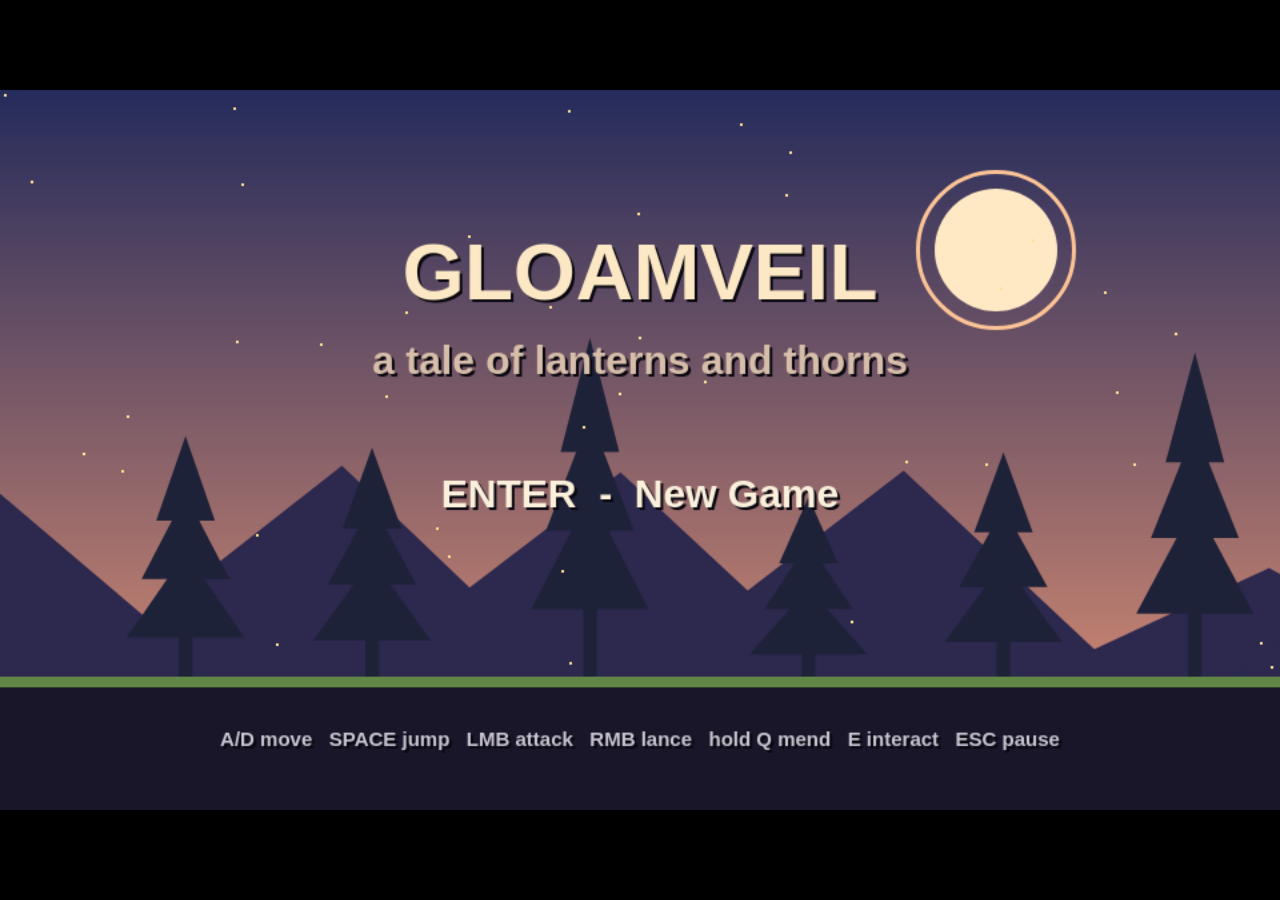
<file: games/rait/index.html>
﻿<!DOCTYPE html>
<html lang="en">
<head>
<meta charset="utf-8">
<title>GLOAMVEIL</title>
<meta name="viewport" content="width=device-width,initial-scale=1">
<style>
  html,body{margin:0;height:100%;background:#000;overflow:hidden}
  body{display:flex;align-items:center;justify-content:center}
  canvas{width:min(100vw,calc(100vh*960/540));height:min(100vh,calc(100vw*540/960));background:#000;display:block;outline:none}
</style>
</head>
<body>
<canvas id="c" width="960" height="540" tabindex="0"></canvas>
<script>
"use strict";
/*
GLOAMVEIL - a small metroidvania (HTML canvas port of the pygame version)

Controls
  Move  A/D or Left/Right      Aim  W/S or Up/Down (up-slash, down-slash = pogo)
  Jump  SPACE (hold = higher)  Dash X or LShift (after you earn it)
  Attack  Left Mouse or J      Soul Lance  Right Mouse or K
  Mend (heal)  hold Q or L     Talk / rest at lanterns  E
  Map  M     Pause  ESC or P
*/
const W = 960, H = 540, TS = 32, FPS = 60;
const DT = 1.0 / FPS;
const SAVE_KEY = "gloamveil_save";
const TAU = Math.PI * 2;

// ------------------------------------------------------------------ tuning
const MAX_HP = 10, NAIL_DMG = 10, SPELL_DMG = 45, POOL_MAX = 99, SPELL_COST = 33, HEAL_COST = 33, HEAL_AMT = 3, HEAL_TIME = 0.9;
const CHARGE_PER_HIT = 8, WEAK = 2, STRONG = 3;
const RUN = 285, GRAV = 2300, JUMP = 790, DJUMP = 700, MAXFALL = 900;
const DASH_V = 800, DASH_T = 0.17;
const WALL_SLIDE = 110, WJ_V = 760, WJ_H = 340;
const WT = 344, HT = 72;

const cv = document.getElementById('c');
const scr = cv.getContext('2d');

// ------------------------------------------------------------------ helpers
const clamp = (v, a, b) => v < a ? a : v > b ? b : v;
const lerp = (a, b, t) => a + (b - a) * t;
const lerpc = (c1, c2, t) => c1.map((a, i) => Math.trunc(lerp(a, c2[i], t)));
const sign = v => (v > 0) - (v < 0);
const shade = (c, f) => c.map(x => clamp(Math.trunc(x * f), 0, 255));
const approach = (v, t, d) => v < t ? Math.min(v + d, t) : Math.max(v - d, t);
const pymod = (a, n) => ((a % n) + n) % n;
const rnd = Math.random;
const uniform = (a, b) => a + (b - a) * Math.random();
const randint = (a, b) => a + Math.floor(Math.random() * (b - a + 1));
const choice = arr => arr[Math.floor(Math.random() * arr.length)];
const range = n => Array.from({ length: n }, (_, i) => i);

class RNG {
  constructor(seed) { this.a = (seed >>> 0) || 1; }
  random() {
    let t = this.a += 0x6D2B79F5;
    t = Math.imul(t ^ t >>> 15, t | 1);
    t ^= t + Math.imul(t ^ t >>> 7, t | 61);
    return ((t ^ t >>> 14) >>> 0) / 4294967296;
  }
  randrange(a, b) { if (b === undefined) { b = a; a = 0; } return a + Math.floor(this.random() * (b - a)); }
  randint(a, b) { return a + Math.floor(this.random() * (b - a + 1)); }
  uniform(a, b) { return a + (b - a) * this.random(); }
  choice(arr) { return arr[Math.floor(this.random() * arr.length)]; }
}

class Rect {
  constructor(x, y, w, h) { this.x = Math.trunc(x); this.y = Math.trunc(y); this.w = w; this.h = h; }
  get left() { return this.x; } get right() { return this.x + this.w; }
  get top() { return this.y; } get bottom() { return this.y + this.h; }
  get centerx() { return this.x + Math.trunc(this.w / 2); } get centery() { return this.y + Math.trunc(this.h / 2); }
  colliderect(o) { return this.x < o.x + o.w && o.x < this.x + this.w && this.y < o.y + o.h && o.y < this.y + this.h; }
  collidepoint(px, py) { return px >= this.x && px < this.x + this.w && py >= this.y && py < this.y + this.h; }
  inflate(dx, dy) { return new Rect(this.x - dx / 2, this.y - dy / 2, this.w + dx, this.h + dy); }
}

// ---- drawing primitives (pygame.draw look-alikes)
const css = (c, a) => a === undefined ? `rgb(${c[0] | 0},${c[1] | 0},${c[2] | 0})` : `rgba(${c[0] | 0},${c[1] | 0},${c[2] | 0},${a})`;
function dPoly(c, col, pts, w = 0) {
  c.beginPath();
  for (let i = 0; i < pts.length; i++) i ? c.lineTo(pts[i][0], pts[i][1]) : c.moveTo(pts[i][0], pts[i][1]);
  c.closePath();
  if (w) { c.lineWidth = w; c.strokeStyle = css(col); c.lineJoin = 'round'; c.stroke(); }
  else { c.fillStyle = css(col); c.fill(); }
}
function dCirc(c, col, x, y, r, w = 0) {
  c.beginPath();
  if (w) { c.arc(x, y, Math.max(0.5, r - w / 2), 0, TAU); c.lineWidth = w; c.strokeStyle = css(col); c.stroke(); }
  else { c.arc(x, y, Math.max(0.5, r), 0, TAU); c.fillStyle = css(col); c.fill(); }
}
function dEll(c, col, x, y, rx, ry, w = 0) {
  c.beginPath();
  if (w) { c.ellipse(x, y, Math.max(0.5, rx - w / 2), Math.max(0.5, ry - w / 2), 0, 0, TAU); c.lineWidth = w; c.strokeStyle = css(col); c.stroke(); }
  else { c.ellipse(x, y, Math.max(0.5, rx), Math.max(0.5, ry), 0, 0, TAU); c.fillStyle = css(col); c.fill(); }
}
function dLine(c, col, a, b, w = 1) {
  c.beginPath(); c.moveTo(a[0], a[1]); c.lineTo(b[0], b[1]); c.lineWidth = w; c.strokeStyle = css(col); c.lineCap = 'butt'; c.stroke();
}
function dLines(c, col, pts, w = 1) {
  c.beginPath();
  for (let i = 0; i < pts.length; i++) i ? c.lineTo(pts[i][0], pts[i][1]) : c.moveTo(pts[i][0], pts[i][1]);
  c.lineWidth = w; c.strokeStyle = css(col); c.lineJoin = 'round'; c.lineCap = 'butt'; c.stroke();
}
function dRect(c, col, x, y, w, h) { c.fillStyle = css(col); c.fillRect(x, y, w, h); }
function dRectB(c, col, x, y, w, h, lw) { c.lineWidth = lw; c.strokeStyle = css(col); c.strokeRect(x + lw / 2, y + lw / 2, w - lw, h - lw); }
function dRRect(c, col, x, y, w, h, r, lw = 0) {
  c.beginPath();
  if (lw) { c.roundRect(x + lw / 2, y + lw / 2, w - lw, h - lw, r); c.lineWidth = lw; c.strokeStyle = css(col); c.stroke(); }
  else { c.roundRect(x, y, w, h, r); c.fillStyle = css(col); c.fill(); }
}

class Pen {
  constructor(ctx, ox, oy, f = 1) { this.s = ctx; this.ox = ox; this.oy = oy; this.f = f; }
  P(p) { return [this.ox + this.f * p[0], this.oy + p[1]]; }
  poly(c, pts, w = 0) { dPoly(this.s, c, pts.map(p => this.P(p)), w); }
  ell(c, x, y, rx, ry, w = 0) { const [X, Y] = this.P([x, y]); dEll(this.s, c, X, Y, rx, ry, w); }
  circ(c, x, y, r, w = 0) { const [X, Y] = this.P([x, y]); dCirc(this.s, c, X, Y, Math.max(1, Math.trunc(r)), w); }
  line(c, a, b, w = 1) { dLine(this.s, c, this.P(a), this.P(b), w); }
  lines(c, pts, w = 1) { dLines(this.s, c, pts.map(p => this.P(p)), w); }
}

class Inp { constructor() { this.l = this.r = this.u = this.d = this.jump = this.jh = this.dash = this.atk = this.spell = this.heal = this.use = false; } }

class Particles {
  constructor() { this.p = []; }
  add(x, y, vx, vy, life, col, size = 3, grav = 0.0) { if (this.p.length < 700) this.p.push([x, y, vx, vy, life, life, col, size, grav]); }
  burst(x, y, n, col, speed = 220, life = 0.5, size = 3, grav = 400, up = 0.0) {
    for (let i = 0; i < n; i++) {
      const a = uniform(0, TAU), sp = uniform(0.3, 1.0) * speed;
      this.add(x, y, Math.cos(a) * sp, Math.sin(a) * sp - up, life * uniform(0.6, 1.2), col, size, grav);
    }
  }
  update() {
    for (const q of this.p) { q[4] -= DT; q[3] += q[8] * DT; q[0] += q[2] * DT; q[1] += q[3] * DT; }
    this.p = this.p.filter(q => q[4] > 0);
  }
  draw(c, cam) {
    for (const [x, y, vx, vy, life, ml, col, size] of this.p) {
      const r = Math.max(1, Math.trunc(size * life / ml));
      c.fillStyle = css(col);
      c.fillRect(Math.trunc(x - cam[0] - r), Math.trunc(y - cam[1] - r), r * 2, r * 2);
    }
  }
}

function mkCanvas(w, h) { const c = document.createElement('canvas'); c.width = w; c.height = h; return c; }

// ------------------------------------------------------------------ zones & tile art
const ZONES = [
  { name: "Mossgrave Village", sub: "where the lanterns still burn", sky: [[38, 44, 92], [236, 152, 118]],
    rock: [62, 54, 70], top: [98, 134, 70], glow: [255, 205, 130], mote: [255, 225, 150], far: [44, 40, 78], near: [30, 34, 56] },
  { name: "Gloamwood", sub: "the briar remembers", sky: [[10, 20, 26], [44, 78, 66]],
    rock: [34, 46, 44], top: [72, 118, 62], glow: [170, 255, 170], mote: [190, 255, 150], far: [18, 38, 38], near: [10, 26, 28] },
  { name: "Crystal Hollows", sub: "a mountain's cold heartbeat", sky: [[12, 8, 28], [44, 28, 84]],
    rock: [44, 38, 68], top: [120, 98, 180], glow: [160, 205, 255], mote: [180, 225, 255], far: [30, 20, 64], near: [20, 14, 48] },
  { name: "Drowned Sanctum", sub: "the tide never left", sky: [[4, 22, 34], [14, 76, 92]],
    rock: [28, 56, 66], top: [64, 136, 132], glow: [120, 255, 230], mote: [160, 255, 240], far: [10, 50, 66], near: [6, 36, 50] },
  { name: "The Hollow Throne", sub: "the crown without a king", sky: [[14, 6, 18], [78, 22, 54]],
    rock: [52, 36, 54], top: [130, 64, 106], glow: [240, 130, 210], mote: [250, 170, 225], far: [40, 14, 40], near: [26, 10, 30] },
];

function makeTiles() {
  const T = { t: [], spk: [], gate: null };
  ZONES.forEach((z, zi) => {
    T.t[zi] = [];
    for (let kind = 0; kind < 3; kind++) {
      T.t[zi][kind] = [];
      for (let v = 0; v < 3; v++) {
        const rng = new RNG(zi * 97 + kind * 13 + v);
        const cvs = mkCanvas(TS, TS), s = cvs.getContext('2d');
        const base = shade(z.rock, [1.0, 0.82, 0.62][kind]);
        dRect(s, base, 0, 0, TS, TS);
        for (let i = 0; i < 11; i++) {
          const col = shade(base, rng.choice([0.78, 1.2, 0.9, 1.12]));
          dRect(s, col, rng.randrange(TS - 6), rng.randrange(TS - 4), rng.randint(2, 7), rng.randint(2, 4));
        }
        if (kind === 1) dRectB(s, shade(base, 0.7), 0, 0, TS, TS, 1);
        if (zi === 4 && kind > 0) {
          const x = rng.randrange(6, 24);
          dLines(s, shade(base, 0.5), [[x, 0], [x + 5, 10], [x - 3, 18], [x + 4, 31]], 1);
        }
        if (zi === 3 && kind > 0) {
          for (let i = 0; i < 3; i++) dRect(s, shade(z.top, 0.8), rng.randrange(TS - 2), rng.randrange(TS - 2), 2, 2);
        }
        if (kind === 0) {
          const top = z.top;
          dRect(s, top, 0, 0, TS, 7);
          for (let x = 0; x < TS; x += 4) dRect(s, shade(top, rng.choice([0.75, 1.0, 1.25])), x, 4, 4, rng.randint(3, 8));
          if (zi === 0 || zi === 1) for (let x = 1; x < TS; x += 6) dRect(s, shade(top, 1.4), x, 0, 1, rng.randint(2, 4));
          if (zi === 2) { const x = rng.randrange(2, 22); dPoly(s, [205, 235, 255], [[x, 7], [x + 3, 0], [x + 6, 7]]); }
          if (zi === 3) dRect(s, shade(top, 1.3), 0, 0, TS, 2);
          if (zi === 4) dRect(s, shade(top, 1.3), 0, 0, TS, 2);
        }
        T.t[zi][kind][v] = cvs;
      }
    }
    const spc = mkCanvas(TS, TS), sp = spc.getContext('2d');
    const cols = [[[205, 190, 150], [110, 88, 60]], [[225, 205, 255], [110, 80, 170]],
      [[255, 150, 160], [150, 70, 90]], [[190, 190, 215], [180, 50, 130]], [[190, 190, 215], [180, 50, 130]]][zi];
    for (let k = 0; k < 4; k++) {
      const x0 = k * 8;
      dPoly(sp, cols[1], [[x0, TS], [x0 + 4, 10 + (k % 2) * 3], [x0 + 8, TS]]);
      dPoly(sp, cols[0], [[x0 + 1, TS], [x0 + 4, 11 + (k % 2) * 3], [x0 + 5, TS]]);
    }
    T.spk[zi] = spc;
  });
  const gc = mkCanvas(TS, TS), g = gc.getContext('2d');
  dRect(g, [24, 20, 34], 0, 0, TS, TS);
  for (const x of [4, 14, 24]) { dRect(g, [80, 72, 100], x, 0, 5, TS); dRect(g, [140, 130, 170], x, 0, 2, TS); }
  dCirc(g, [255, 90, 120], 16, 16, 5); dCirc(g, [255, 210, 220], 16, 16, 2);
  T.gate = gc;
  return T;
}

// ------------------------------------------------------------------ world
class Arena {
  constructor(idx, x0, fy, enter, gates) {
    this.idx = idx; this.x0 = x0; this.fy = fy; this.enter = enter; this.gates = gates;
    this.rect = new Rect((x0 + 1) * TS, (fy - 15) * TS, 28 * TS, 15 * TS);
    this.view = new Rect(x0 * TS, (fy - 18) * TS, 30 * TS, 19 * TS);
    this.floor = fy * TS;
  }
  triggered(p) {
    if (!this.rect.collidepoint(p.cx(), p.cy())) return false;
    return this.enter === 'L' ? p.cx() > this.rect.left + 3 * TS : p.cx() < this.rect.right - 3 * TS;
  }
}

class World {
  constructor() {
    this.g = range(HT).map(() => new Array(WT).fill(1));
    this.shrines = []; this.npcs = []; this.spawns = []; this.arenas = []; this.decor = [];
    build(this);
    this.finish();
  }
  solid(tx, ty) {
    if (tx < 0 || ty < 0 || tx >= WT || ty >= HT) return true;
    const v = this.g[ty][tx]; return v === 1 || v === 3;
  }
  solid_at(px, py) { return this.solid(Math.floor(px / TS), Math.floor(py / TS)); }
  spike(tx, ty) { return tx >= 0 && tx < WT && ty >= 0 && ty < HT && this.g[ty][tx] === 2; }
  spike_hit(x, y, w, h) {
    for (let ty = Math.floor(y / TS); ty <= Math.floor((y + h - 1e-3) / TS); ty++)
      for (let tx = Math.floor(x / TS); tx <= Math.floor((x + w - 1e-3) / TS); tx++) {
        if (tx >= 0 && tx < WT && ty >= 0 && ty < HT && this.g[ty][tx] === 2) {
          if (y + h > ty * TS + 12 && y < (ty + 1) * TS && x + w > tx * TS + 4 && x < (tx + 1) * TS - 4) return true;
        }
      }
    return false;
  }
  static zone_at(tx, ty) {
    if (ty < 26 && tx >= 288) return 4;
    if (tx < 46) return 0;
    if (tx < 140) return 1;
    if (tx < 246) return 2;
    return 3;
  }
  move(e, dx, dy) {
    e.hx = e.hy = 0;
    if (dx) {
      e.x += dx;
      const x0 = Math.floor(e.x / TS), x1 = Math.floor((e.x + e.w - 1e-3) / TS);
      const y0 = Math.floor(e.y / TS), y1 = Math.floor((e.y + e.h - 1e-3) / TS);
      let hit = null;
      for (let ty = y0; ty <= y1; ty++) for (let tx = x0; tx <= x1; tx++)
        if (this.solid(tx, ty) && (hit === null || (dx > 0 && tx < hit) || (dx < 0 && tx > hit))) hit = tx;
      if (hit !== null) {
        if (dx > 0) { e.x = hit * TS - e.w; e.hx = 1; } else { e.x = (hit + 1) * TS; e.hx = -1; }
      }
    }
    if (dy) {
      e.y += dy;
      const x0 = Math.floor(e.x / TS), x1 = Math.floor((e.x + e.w - 1e-3) / TS);
      const y0 = Math.floor(e.y / TS), y1 = Math.floor((e.y + e.h - 1e-3) / TS);
      let hit = null;
      for (let ty = y0; ty <= y1; ty++) for (let tx = x0; tx <= x1; tx++)
        if (this.solid(tx, ty) && (hit === null || (dy > 0 && ty < hit) || (dy < 0 && ty > hit))) hit = ty;
      if (hit !== null) {
        if (dy > 0) { e.y = hit * TS - e.h; e.hy = 1; } else { e.y = (hit + 1) * TS; e.hy = -1; }
      }
    }
  }
  carve(x0, y0, x1, y1) { for (let y = y0; y < y1; y++) for (let x = x0; x < x1; x++) this.g[y][x] = 0; }
  fill(x0, y0, x1, y1, t = 1) { for (let y = y0; y < y1; y++) for (let x = x0; x < x1; x++) this.g[y][x] = t; }
  plat(x, y, w, h = 1) { this.fill(x, y, x + w, y + h); }
  spikes(x0, x1, y) { for (let x = x0; x < x1; x++) if (this.g[y][x] === 0) this.g[y][x] = 2; }
  pit(x0, x1, top, depth = 8) { this.carve(x0, top, x1, top + depth); this.spikes(x0, x1, top + depth - 1); }
  arena(x0, fy, idx, enter, left = true, right = true) {
    this.fill(x0, fy - 18, x0 + 30, fy);
    this.carve(x0 + 1, fy - 15, x0 + 29, fy);
    const gates = [];
    if (left) { this.carve(x0, fy - 4, x0 + 1, fy); for (let y = fy - 4; y < fy; y++) gates.push([x0, y]); }
    if (right) { this.carve(x0 + 29, fy - 4, x0 + 30, fy); for (let y = fy - 4; y < fy; y++) gates.push([x0 + 29, y]); }
    this.plat(x0 + 4, fy - 3, 4); this.plat(x0 + 22, fy - 3, 4);
    if (idx >= 2) this.plat(x0 + 13, fy - 6, 4);
    this.arenas.push(new Arena(idx, x0, fy, enter, gates));
  }
  finish() {
    this.zone = range(HT).map(y => range(WT).map(x => World.zone_at(x, y)));
    this.kind = range(HT).map(() => new Array(WT).fill(0));
    for (let y = 0; y < HT; y++) for (let x = 0; x < WT; x++) {
      if (this.g[y][x] === 1) {
        let k;
        if (!this.solid(x, y - 1)) k = 0;
        else if (this.solid(x - 1, y) && this.solid(x + 1, y) && this.solid(x, y + 1)) k = 2;
        else k = 1;
        this.kind[y][x] = k;
      }
    }
    const rng = new RNG(11);
    const tables = {
      0: [['bush', .06]], 1: [['tree', .09], ['bush', .10], ['mush', .07]],
      2: [['cryst', .15]], 3: [['coral', .12], ['reed', .12]], 4: [['pillar', .035], ['tuft', .10]]
    };
    for (let x = 2; x < WT - 2; x++) for (let y = 2; y < HT - 2; y++) {
      if (this.g[y][x] !== 1) continue;
      const z = this.zone[y][x], r = rng.random();
      const px = x * TS + TS / 2;
      if (this.g[y - 1][x] === 0) {
        let acc = 0;
        for (const [kind, p] of tables[z]) {
          acc += p;
          if (r < acc) { this.decor.push([px, kind, y * TS, rng.randrange(1000)]); break; }
        }
      } else if (this.g[y + 1][x] === 0 && r < 0.14) {
        const kind = z <= 1 ? 'vine' : 'stal';
        this.decor.push([px, kind, (y + 1) * TS, rng.randrange(1000)]);
      }
    }
    for (const tx of [12, 24, 31, 38]) this.decor.push([tx * TS, 'house', 40 * TS, tx]);
    this.decor.sort((a, b) => a[0] - b[0]);
    this.decor_x = this.decor.map(d => d[0]);
  }
}

function build(w) {
  const c = (...a) => w.carve(...a), f = (...a) => w.fill(...a), P = (...a) => w.plat(...a);
  // Mossgrave Village + Gloamwood
  c(2, 22, 110, 40);
  f(34, 38, 36, 40);
  f(42, 37, 44, 40);
  P(22, 37, 4); P(27, 35, 3);
  w.spikes(50, 52, 39);
  w.pit(56, 60, 40);
  w.pit(68, 96, 40);
  for (const [x, y] of [[70, 38], [75, 36], [80, 34], [85, 36], [90, 38]]) P(x, y, 3);
  f(97, 37, 99, 40);
  w.arena(110, 40, 0, 'L');
  // Crystal Hollows
  c(140, 33, 172, 40);
  f(144, 38, 146, 40);
  w.pit(150, 158, 40);
  c(172, 33, 180, 56);
  c(172, 44, 216, 56);
  for (const [x, y] of [[177, 53], [172, 50], [177, 47], [172, 44], [172, 41]]) P(x, y, 3);
  w.pit(186, 194, 56);
  w.pit(200, 208, 56);
  P(201, 53, 2); P(204, 51, 2);
  w.arena(216, 56, 1, 'L');
  // Drowned Sanctum
  c(246, 36, 292, 56);
  f(262, 50, 268, 56);
  w.spikes(268, 273, 55);
  f(273, 44, 292, 56);
  w.arena(292, 44, 2, 'L');
  c(322, 40, 330, 44);
  c(330, 20, 334, 44);
  w.spikes(331, 334, 43);
  c(322, 20, 330, 24);
  w.arena(292, 24, 3, 'R', false, true);

  w.shrines.push([8, 40], [66, 40], [105, 40], [164, 40], [211, 56], [254, 56], [285, 44], [326, 24]);
  w.npcs.push([15, 40, 'Elder Maren', 0, 0], [64, 40, 'Old Wick', 1, 1],
    [161, 40, 'Pilgrim Sael', 2, 2], [323, 24, 'Echo of the Last Knight', 3, 3]);
  w.spawns.push(['crawler', 47, 40, 0, [46, 49]], ['shooter', 55, 40, 0, null],
    ['flyer', 62, 34, 0, null], ['flyer', 82, 29, 0, null], ['crawler', 100, 40, 0, [99, 102]],
    ['crawler', 148, 40, 1, [147, 149]], ['flyer', 154, 35, 1, null], ['shooter', 169, 40, 1, null],
    ['crawler', 181, 56, 1, [180, 185]], ['flyer', 190, 49, 1, null], ['shooter', 198, 56, 1, null],
    ['flyer', 204, 47, 1, null],
    ['crawler', 258, 56, 2, [256, 261]], ['flyer', 270, 47, 2, null], ['shooter', 277, 44, 2, null],
    ['flyer', 332, 32, 2, null]);
}

// ------------------------------------------------------------------ shared sprite scratch surfaces
const _SPR = {};
function scratch(w, h) {
  const k = w + 'x' + h;
  if (!_SPR[k]) { const c = mkCanvas(w, h); _SPR[k] = c.getContext('2d'); }
  const ctx = _SPR[k];
  ctx.setTransform(1, 0, 0, 1, 0, 0);
  ctx.globalAlpha = 1; ctx.globalCompositeOperation = 'source-over';
  ctx.clearRect(0, 0, w, h);
  return ctx;
}
function flashSprite(ctx, amt) {
  ctx.globalCompositeOperation = 'source-atop';
  ctx.fillStyle = `rgba(255,255,255,${amt})`;
  ctx.fillRect(0, 0, ctx.canvas.width, ctx.canvas.height);
  ctx.globalCompositeOperation = 'source-over';
}
function rot(pts, a, x, y) {
  const ca = Math.cos(a), sa = Math.sin(a);
  return pts.map(([px, py]) => [x + px * ca - py * sa, y + px * sa + py * ca]);
}

// ------------------------------------------------------------------ projectiles
class Proj {
  constructor(x, y, vx, vy, w, h, dmg, kind, o = {}) {
    this.x = x; this.y = y; this.vx = vx; this.vy = vy; this.w = w; this.h = h; this.dmg = dmg; this.kind = kind;
    this.life = o.life ?? 4.0; this.grav = o.grav ?? 0; this.wall = o.wall ?? true; this.hp = o.hp ?? 0;
    this.delay = o.delay ?? 0; this.launch = o.launch ?? null; this.home = o.home ?? 0;
    this.friendly = o.friendly ?? false; this.pierce = o.pierce ?? false;
    this.t = 0; this.dead = false; this.hits = new Set();
    this.ang = this.launch ? Math.atan2(this.launch[1], this.launch[0]) : Math.atan2(vy, vx);
  }
  rect() { return new Rect(this.x - this.w / 2, this.y - this.h / 2, this.w, this.h); }
  pop(g) { this.dead = true; g.parts.burst(this.x, this.y, 8, [170, 235, 255], 140, 0.4, 3, 0); }
  update(g) {
    this.t += DT;
    if (this.delay > 0) {
      this.delay -= DT;
      if (this.delay <= 0 && this.launch) { this.vx = this.launch[0]; this.vy = this.launch[1]; }
      return;
    }
    this.life -= DT;
    if (this.life <= 0) { this.dead = true; return; }
    if (this.home > 0) {
      this.home -= DT;
      const sp = Math.hypot(this.vx, this.vy);
      const a = Math.atan2(g.player.cy() - this.y, g.player.cx() - this.x);
      let cur = Math.atan2(this.vy, this.vx);
      const d = pymod(a - cur + Math.PI, TAU) - Math.PI;
      cur += clamp(d, -0.035, 0.035);
      this.vx = Math.cos(cur) * sp; this.vy = Math.sin(cur) * sp;
    }
    this.vy += this.grav * DT;
    this.x += this.vx * DT; this.y += this.vy * DT;
    if (this.vx || this.vy) this.ang = Math.atan2(this.vy, this.vx);
    if (this.wall && g.world.solid_at(this.x, this.y)) {
      this.dead = true;
      g.parts.burst(this.x, this.y, 5, [230, 220, 200], 120, 0.3, 2);
    }
    if (this.friendly && this.t > 0.03 && Math.trunc(this.t * 60) % 2 === 0)
      g.parts.add(this.x - sign(this.vx) * 20, this.y + uniform(-10, 10), 0, 0, 0.3, [140, 235, 255], 3);
  }
  draw(c, cam) {
    const x = this.x - cam[0], y = this.y - cam[1], t = this.t, k = this.kind;
    if (k === 'thorn') {
      dPoly(c, [222, 202, 148], rot([[17, 0], [-6, -5], [-15, 0], [-6, 5]], this.ang, x, y));
      dPoly(c, [90, 130, 60], rot([[9, 0], [-6, -2], [-12, 0], [-6, 2]], this.ang, x, y));
    } else if (k === 'bubble') {
      const r = Math.floor(this.w / 2);
      dCirc(c, [28, 96, 128], x, y, r);
      dCirc(c, [150, 232, 255], x, y, r, 2);
      dCirc(c, [255, 255, 255], x - r * .35, y - r * .35, Math.max(2, Math.floor(r / 4)));
    } else if (k === 'pearl') {
      for (let i = 1; i < 4; i++) dCirc(c, [200, 110, 170], x - this.vx * 0.012 * i, y - this.vy * 0.012 * i, Math.max(2, 11 - i * 3));
      dCirc(c, [255, 170, 215], x, y, 13);
      dCirc(c, [255, 246, 250], x, y, 8);
    } else if (k === 'shard') {
      if (this.delay > 0) {
        const r = 7 + Math.trunc(3 * Math.sin(t * 30));
        dCirc(c, [210, 235, 255], x, y, r);
        dCirc(c, [110, 160, 255], x, y, r + 5, 2);
      }
      dPoly(c, [90, 140, 235], [[x, y - 24], [x + 10, y], [x, y + 24], [x - 10, y]]);
      dPoly(c, [190, 232, 255], [[x, y - 24], [x + 3, y], [x, y + 24], [x - 10, y]]);
    } else if (k === 'quake') {
      for (const dx of [-14, 0, 14]) {
        dPoly(c, [110, 80, 200], [[x + dx - 9, y + 17], [x + dx, y - 17], [x + dx + 9, y + 17]]);
        dPoly(c, [205, 235, 255], [[x + dx - 3, y + 17], [x + dx, y - 12], [x + dx + 3, y + 17]]);
      }
    } else if (k === 'wave') {
      const bot = y + this.h / 2;
      const pts = [[x - this.w / 2, bot]];
      for (let i = 0; i < 9; i++) {
        const px = x - this.w / 2 + this.w * i / 8;
        pts.push([px, bot - this.h + Math.sin(t * 9 + i * 1.3) * 7 + ((i === 0 || i === 8) ? 8 : 0) + Math.abs(i - 4) * 5]);
      }
      pts.push([x + this.w / 2, bot]);
      dPoly(c, [30, 110, 160], pts);
      dPoly(c, [100, 200, 235], pts, 3);
      for (let i = 1; i < 8; i += 2) dCirc(c, [225, 248, 255], pts[i][0], pts[i][1], 4);
    } else if (k === 'spear') {
      if (this.delay > 0) {
        const far = [x + Math.cos(this.ang) * 900, y + Math.sin(this.ang) * 900];
        dLine(c, [110, 50, 150], [x, y], far, 1);
        dCirc(c, [255, 150, 255], x, y, 6 + Math.trunc(3 * Math.sin(t * 25)));
      }
      dPoly(c, [50, 20, 80], rot([[36, 0], [-32, -4], [-32, 4]], this.ang, x, y));
      dPoly(c, [235, 120, 255], rot([[36, 0], [14, -3], [14, 3]], this.ang, x, y));
    } else if (k === 'void') {
      const r = Math.floor(this.w / 2);
      dCirc(c, [214, 80, 200], x, y, r + 3);
      dCirc(c, [28, 8, 40], x, y, Math.max(2, r - 2));
    } else if (k === 'spore') {
      dCirc(c, [120, 200, 90], x, y, 8);
      dCirc(c, [214, 255, 170], x - 2, y - 2, 4);
    } else if (k === 'spell') {
      const A1 = range(9).map(i => -1.15 + i * 0.2875), A2 = range(9).map(i => 1.15 - i * 0.2875);
      const R = rot(A1.map(a => [24 * Math.cos(a), 27 * Math.sin(a)]).concat(A2.map(a => [-11 + 14 * Math.cos(a), 23 * Math.sin(a)])), this.ang, x, y);
      dPoly(c, [130, 230, 255], R);
      dPoly(c, [255, 255, 255], rot([[18, 0], [-2, -9], [-2, 9]], this.ang, x, y));
    }
  }
}

// ------------------------------------------------------------------ the player
class Player {
  constructor(g) { this.g = g; this.w = 20; this.h = 38; this.pool = 0; this.x = this.y = 0; this.place(0, 0); }
  place(x, y) {
    const s = this;
    s.x = x; s.y = y;
    s.safe = [s.x, s.y];
    s.vx = s.vy = 0.0; s.face = 1; s.hx = s.hy = 0; s.grounded = false;
    s.coy = s.jbuf = s.abuf = s.dash_cd = s.atk_cd = s.atk_t = s.cast_t = s.cast_cd = 0.0;
    s.wlock = s.wcoy = s.inv = s.dash_t = s.heal_t = s.safe_t = s.anim_t = 0.0;
    s.dash_dir = 1; s.dash_ok = true; s.dj = true; s.rising = false; s.cut = false;
    s.healing = s.heal_lock = s.dead = s.hazard = false;
    s.wall = s.wdir = 0;
    s.adir = 'side'; s.hits = new Set(); s.spawn = [];
    s.hp = MAX_HP;
  }
  rect() { return new Rect(this.x, this.y, this.w, this.h); }
  cx() { return this.x + this.w / 2; }
  cy() { return this.y + this.h / 2; }
  puff(n, col, speed = 220, life = 0.5, size = 3, grav = 400) { if (this.g.parts) this.g.parts.burst(this.cx(), this.y + this.h, n, col, speed, life, size, grav); }
  attack_rect() {
    const s = this;
    if (!(0.05 < s.atk_t && s.atk_t < 0.18)) return null;
    const cx = s.cx();
    if (s.adir === 'up') return new Rect(cx - 30, s.y - 54, 60, 58);
    if (s.adir === 'down') return new Rect(cx - 30, s.y + s.h - 8, 60, 56);
    return new Rect(s.face > 0 ? cx + 2 : cx - 66, s.y - 6, 64, s.h + 8);
  }
  hurt(dmg, sx, kb = true) {
    const s = this;
    if (s.inv > 0 || s.dead) return false;
    s.hp -= dmg;
    s.inv = 1.25;
    s.heal_t = 0.0; s.healing = false; s.heal_lock = true;
    s.atk_t = s.cast_t = s.dash_t = 0.0;
    if (kb) {
      s.vx = (s.cx() >= sx ? 1 : -1) * 330;
      s.vy = -300;
      s.wlock = 0.18; s.rising = false;
    }
    if (s.hp <= 0) { s.hp = 0; s.dead = true; }
    return true;
  }
  update(i) {
    const s = this, w = s.g.world, ab = s.g.abil;
    if (s.dead) {
      s.vx *= 0.9; s.vy = Math.min(s.vy + GRAV * DT, MAXFALL);
      w.move(s, s.vx * DT, s.vy * DT);
      return;
    }
    for (const k of ['inv', 'coy', 'jbuf', 'abuf', 'dash_cd', 'atk_cd', 'atk_t', 'cast_t', 'cast_cd', 'wlock', 'wcoy']) {
      if (s[k] > 0) s[k] = Math.max(0.0, s[k] - DT);
    }
    s.anim_t += DT;
    const gr = s.grounded;
    if (gr) { s.coy = 0.1; s.dj = true; s.dash_ok = true; s.rising = false; }
    const dx = (i.r ? 1 : 0) - (i.l ? 1 : 0);
    if (i.jump) s.jbuf = 0.12;
    if (i.atk) s.abuf = 0.12;

    // Mend
    if (!i.heal) s.heal_lock = false;
    const want = (i.heal && !s.heal_lock && s.pool >= HEAL_COST && s.hp < MAX_HP && s.cast_t <= 0 && s.dash_t <= 0 && s.wlock <= 0);
    if (want) {
      s.heal_t += DT; s.healing = true;
      if (s.g.parts && Math.trunc(s.heal_t * 60) % 3 === 0)
        s.g.parts.add(s.cx() + uniform(-14, 14), s.y + s.h, uniform(-10, 10), -90, 0.5, [150, 255, 200], 3);
      if (s.heal_t >= HEAL_TIME) {
        s.hp = Math.min(MAX_HP, s.hp + HEAL_AMT); s.pool -= HEAL_COST;
        s.heal_t = 0.0; s.healing = false; s.heal_lock = true;
        if (s.g.parts) s.g.parts.burst(s.cx(), s.cy(), 22, [170, 255, 210], 220, 0.6, 3, -60);
        s.g.on_heal();
      }
    } else { s.heal_t = 0.0; s.healing = false; }
    const busy = s.cast_t > 0 || s.healing;

    // dash
    if (i.dash && ab.dash && s.dash_ok && s.dash_cd <= 0 && !busy && s.dash_t <= 0) {
      s.dash_t = DASH_T; s.dash_cd = 0.45; s.dash_ok = false;
      s.dash_dir = dx || s.face;
      s.face = s.dash_dir;
      s.inv = Math.max(s.inv, DASH_T + 0.04);
      s.atk_t = 0.0; s.vy = 0.0; s.rising = false;
      s.puff(8, [150, 220, 255], 120, 0.3, 3, 0);
    }

    // horizontal
    if (s.dash_t > 0) {
      s.dash_t -= DT;
      s.vx = s.dash_dir * DASH_V; s.vy = 0.0;
      if (s.g.parts) s.g.parts.add(s.cx(), s.cy() + uniform(-12, 12), -s.dash_dir * 60, 0, 0.25, [140, 215, 255], 4);
      if (s.dash_t <= 0) s.vx = s.dash_dir * RUN;
    } else if (s.healing) s.vx = approach(s.vx, 0, 3400 * DT);
    else if (s.cast_t > 0) s.vx = approach(s.vx, 0, 1500 * DT);
    else if (s.wlock <= 0) {
      const a = dx ? (gr ? 3600 : 2400) : (gr ? 3800 : 700);
      s.vx = approach(s.vx, dx * RUN, a * DT);
      if (dx && s.atk_t <= 0) s.face = dx;
    }

    // wall contact
    s.wall = 0;
    if (ab.wall && !gr && s.dash_t <= 0) {
      const y1 = s.y + 6, y2 = s.y + s.h - 6;
      const L = w.solid_at(s.x - 2, y1) || w.solid_at(s.x - 2, y2);
      const R = w.solid_at(s.x + s.w + 2, y1) || w.solid_at(s.x + s.w + 2, y2);
      if (dx < 0 && L) s.wall = -1;
      else if (dx > 0 && R) s.wall = 1;
      if (s.wall) { s.wcoy = 0.1; s.wdir = s.wall; s.dj = true; s.dash_ok = true; }
    }

    // jumping
    if (s.jbuf > 0 && !busy && s.dash_t <= 0) {
      if (s.coy > 0) {
        s.vy = -JUMP; s.rising = true; s.cut = false; s.jbuf = 0; s.coy = 0;
        s.puff(5, [200, 200, 200], 80, 0.25, 3, 0);
      } else if (ab.wall && s.wcoy > 0) {
        s.vy = -WJ_V; s.vx = -s.wdir * WJ_H; s.face = -s.wdir;
        s.wlock = 0.14; s.jbuf = 0; s.wcoy = 0; s.rising = true; s.cut = false;
        s.puff(6, [200, 230, 240], 90, 0.25, 3, 0);
      } else if (ab.dj && s.dj && !gr) {
        s.vy = -DJUMP; s.dj = false; s.jbuf = 0; s.rising = false;
        s.puff(10, [210, 245, 255], 140, 0.35, 3, 0);
      }
    }
    if (s.rising) {
      if (s.vy >= 0) s.rising = false;
      else if (!i.jh && !s.cut) { s.vy *= 0.45; s.cut = true; }
    }

    // gravity
    if (s.dash_t <= 0) {
      s.vy = Math.min(s.vy + GRAV * DT, MAXFALL);
      if (s.wall && s.vy > WALL_SLIDE) s.vy = WALL_SLIDE;
    }

    // attack / spell
    if (s.abuf > 0 && s.atk_cd <= 0 && !busy && s.dash_t <= 0) {
      s.abuf = 0; s.atk_t = 0.22; s.atk_cd = 0.32; s.hits = new Set();
      s.adir = i.u ? 'up' : ((i.d && !gr) ? 'down' : 'side');
    }
    if (i.spell && s.pool >= SPELL_COST && s.cast_cd <= 0 && !busy && s.dash_t <= 0) {
      s.pool -= SPELL_COST;
      s.cast_t = 0.3; s.cast_cd = 0.5; s.atk_t = 0.0;
      s.vx = -s.face * 170; s.vy *= 0.2;
      s.spawn.push(new Proj(s.cx() + s.face * 30, s.cy() - 2, s.face * 640, 0, 54, 30, SPELL_DMG, 'spell',
        { life: 0.95, wall: true, friendly: true, pierce: true }));
      if (s.g.parts) s.g.parts.burst(s.cx() + s.face * 20, s.cy(), 14, [150, 235, 255], 200, 0.35, 3, 0);
    }

    // integrate
    w.move(s, s.vx * DT, s.vy * DT);
    if (s.hy === 1) { s.grounded = true; s.vy = 0.0; }
    else {
      s.grounded = false;
      if (s.hy === -1) { s.vy = 0.0; s.rising = false; }
    }
    if (s.hx) s.vx = 0.0;

    // hazards & safe spot
    if (w.spike_hit(s.x, s.y, s.w, s.h)) s.hazard = true;
    if (s.grounded) {
      s.safe_t += DT;
      const tx = Math.floor(s.cx() / TS), ty = Math.floor((s.y + s.h) / TS);
      if (s.safe_t > 0.12 && w.g[ty][tx] === 1 && w.solid(tx - 1, ty) && w.solid(tx + 1, ty)
        && !w.spike(tx - 1, ty - 1) && !w.spike(tx + 1, ty - 1) && !w.spike(tx, ty - 1)) s.safe = [s.x, s.y];
    } else s.safe_t = 0.0;
  }

  draw(surf, cam) {
    const s = this;
    if (s.inv > 0 && !s.dead && s.dash_t <= 0 && Math.trunc(s.inv * 22) % 2 === 0) return;
    const t = s.anim_t;
    const sx = Math.trunc(s.cx() - cam[0]), sy = Math.trunc(s.y + s.h - cam[1]);
    const p = new Pen(surf, sx, sy, s.face);
    const run = Math.abs(s.vx) > 40 && s.grounded;
    const vl = s.vx * s.face;
    const tr = -clamp(vl * 0.05, -14, 14) - 3;
    let lift = clamp(-s.vy * 0.018, -9, 9) + Math.sin(t * 9) * 1.5;
    const sw = run ? Math.sin(t * 15) * 7 : 0;
    const air = !s.grounded;
    if (s.dead) lift = 6;
    for (const [off, col] of [[-3, [16, 18, 34]], [4, [30, 36, 62]]]) {
      const a = off > 0 ? sw : -sw;
      const foot = !air ? [off + a, 0] : [off + (off > 0 ? 3 : -3), -4 + (off > 0 ? 4 : 0)];
      p.line(col, [off, -14], foot, 5);
      p.ell([10, 12, 24], foot[0] + 2, foot[1], 5, 2);
    }
    const scarf = [[-2, -31], [tr - 6, -31 + lift], [tr - 16, -27 + lift * 1.2 + Math.sin(t * 7) * 3],
      [tr - 27, -29 + lift * 1.4 + Math.sin(t * 7 + 1) * 3.5]];
    p.lines([158, 92, 40], scarf.map(([a, b]) => [a, b + 2]), 6);
    p.poly([40, 64, 104], [[-3, -33], [7, -32], [10, -14 + lift * 0.3], [tr - 8, -2 + lift], [tr - 14, -9 + lift], [-8, -28]]);
    p.poly([24, 40, 76], [[-3, -33], [3, -32], [2, -12], [tr - 8, -3 + lift], [tr - 14, -9 + lift], [-8, -28]]);
    p.poly([30, 34, 62], [[-6, -35], [7, -34], [7, -14], [-6, -14]]);
    p.poly([206, 156, 62], [[-6, -23], [7, -23], [7, -20], [-6, -20]]);
    p.line([205, 214, 230], [-5, -31], [-15, -11], 2);
    p.line([120, 100, 70], [-8, -29], [-3, -26], 3);
    p.lines([236, 152, 52], scarf, 5);
    p.circ([238, 234, 222], 2, -41, 9);
    p.poly([238, 234, 222], [[-4, -47], [-9, -57], [-1, -49]]);
    p.poly([238, 234, 222], [[5, -49], [10, -59], [11, -46]]);
    p.ell([20, 22, 40], 5, -41, 2, 3);
    p.ell([20, 22, 40], -1, -41, 2, 3);
    p.circ([120, 235, 255], 5, -42, 1);
    p.circ([120, 235, 255], -1, -42, 1);
    if (s.healing) {
      const r = Math.trunc(12 + 22 * (1 - s.heal_t / HEAL_TIME));
      dCirc(surf, [150, 255, 205], sx, sy - 24, r, 2);
    }
    if (s.cast_t > 0) dCirc(surf, [170, 240, 255], sx + s.face * 22, sy - 22, Math.trunc(8 + 24 * (1 - s.cast_t / 0.3)), 2);
    if (s.atk_t > 0) {
      const q = 1 - s.atk_t / 0.22;
      const b = { side: s.face > 0 ? 0 : Math.PI, up: -Math.PI / 2, down: Math.PI / 2 }[s.adir];
      const R1 = 62 - 6 * q, R2 = 40 + 10 * q;
      const ccx = s.cx() - cam[0], ccy = s.cy() - cam[1];
      const angs = range(9).map(i => -1.05 + i * 0.2625);
      const pts = angs.map(a => [ccx + Math.cos(b + a) * R1, ccy + Math.sin(b + a) * R1])
        .concat(angs.slice().reverse().map(a => [ccx + Math.cos(b + a) * R2, ccy + Math.sin(b + a) * R2]));
      dPoly(surf, q < 0.7 ? [235, 248, 255] : [150, 190, 215], pts);
    }
  }
}

// ------------------------------------------------------------------ regular enemies
const PAL = {
  0: { body: [74, 104, 54], dark: [34, 52, 30], acc: [214, 194, 124], glow: [196, 255, 120] },
  1: { body: [112, 92, 172], dark: [52, 38, 96], acc: [192, 236, 255], glow: [160, 222, 255] },
  2: { body: [70, 150, 160], dark: [30, 70, 90], acc: [255, 160, 172], glow: [150, 255, 236] }
};

class Enemy {
  constructor(kind, tx, ty, theme, patrol) {
    const SZ = { crawler: [36, 24], flyer: [30, 26], shooter: [30, 38] };
    const HP = { crawler: 30, flyer: 20, shooter: 40 };
    const s = this;
    s.kind = kind; s.theme = theme;
    [s.w, s.h] = SZ[kind];
    s.x = tx * TS + (TS - s.w) / 2;
    s.y = kind !== 'flyer' ? ty * TS - s.h : ty * TS - s.h / 2;
    s.home = [s.x, s.y];
    if (patrol) { s.pmin = patrol[0] * TS; s.pmax = patrol[1] * TS + TS; } else { s.pmin = 0; s.pmax = 0; }
    s.hp = HP[kind]; s.alive = true;
    s.vx = s.vy = s.kx = 0.0; s.hx = s.hy = 0;
    s.dir = choice([-1, 1]);
    s.flash = 0;
    s.t = uniform(0, 6);
    s.cd = uniform(0.6, 1.6);
  }
  rect() { return new Rect(this.x, this.y, this.w, this.h); }
  cx() { return this.x + this.w / 2; }
  cy() { return this.y + this.h / 2; }
  hit(dmg, dirx, g) {
    const s = this;
    s.hp -= dmg;
    s.flash = 6; s.kx = dirx * 260;
    const pal = PAL[s.theme];
    g.parts.burst(s.cx(), s.cy(), 8, pal.glow, 180, 0.4, 3);
    if (s.hp <= 0) {
      s.alive = false;
      g.parts.burst(s.cx(), s.cy(), 22, pal.body, 260, 0.7, 4);
      g.parts.burst(s.cx(), s.cy(), 10, pal.glow, 200, 0.6, 3);
    }
  }
  update(g) {
    const s = this, w = g.world, p = g.player;
    s.t += DT;
    if (s.flash > 0) s.flash -= 1;
    s.kx *= 0.85;
    const dist = Math.hypot(p.cx() - s.cx(), p.cy() - s.cy());
    const calm = !!(g.near && g.near[0] === 'shrine');
    if (s.kind === 'crawler') {
      s.vy = Math.min(s.vy + GRAV * DT, 900);
      if (s.hx) s.dir = -s.dir;
      else if (s.hy === 1 && !w.solid_at(s.x + (s.dir > 0 ? s.w + 3 : -3), s.y + s.h + 4)) s.dir = -s.dir;
      if (s.pmax) {
        if (s.dir > 0 && s.x + s.w > s.pmax) s.dir = -1;
        else if (s.dir < 0 && s.x < s.pmin) s.dir = 1;
      }
      w.move(s, (s.dir * 62 + s.kx) * DT, s.vy * DT);
      if (s.hy) s.vy = 0.0;
    } else if (s.kind === 'flyer') {
      let tv;
      if (dist < 300 && !p.dead && !calm) {
        const a = Math.atan2(p.cy() - s.cy(), p.cx() - s.cx());
        tv = [Math.cos(a) * 105, Math.sin(a) * 105];
      } else {
        const hx = s.home[0] + Math.sin(s.t * 1.3) * 36, hy = s.home[1] + Math.sin(s.t * 2.1) * 14;
        const a = Math.atan2(hy - s.y, hx - s.x), d = Math.hypot(hx - s.x, hy - s.y);
        const sp = Math.min(80, d * 3);
        tv = [Math.cos(a) * sp, Math.sin(a) * sp];
      }
      s.vx = lerp(s.vx, tv[0], 0.08); s.vy = lerp(s.vy, tv[1], 0.08);
      w.move(s, (s.vx + s.kx) * DT, s.vy * DT);
      if (s.hx) s.vx = 0.0;
      if (s.hy) s.vy = 0.0;
      if (Math.abs(s.vx) > 8) s.dir = sign(s.vx);
    } else {
      s.dir = p.cx() > s.cx() ? 1 : -1;
      if (dist < 460 && Math.abs(p.cy() - s.cy()) < 260 && !p.dead && !calm) {
        s.cd -= DT;
        if (s.cd <= 0) {
          const a = Math.atan2(p.cy() - (s.y + 10), p.cx() - s.cx());
          g.projs.push(new Proj(s.cx(), s.y + 10, Math.cos(a) * 230, Math.sin(a) * 230, 14, 14, 1, 'spore', { life: 3.5 }));
          s.cd = 2.0;
        }
      } else s.cd = Math.max(s.cd, 1.0);
    }
  }
  draw(surf, cam) {
    const s = this, pal = PAL[s.theme], t = s.t;
    const spr = scratch(120, 120);
    const ox = 60, oy = s.kind === 'flyer' ? 60 : 90;
    const p = new Pen(spr, ox, oy, s.dir);
    const th = s.theme;
    if (s.kind === 'crawler') {
      for (let k = 0; k < 3; k++) {
        const x = -10 + k * 10, sw = Math.sin(t * 10 + k * 2) * 3;
        p.line(pal.dark, [x, -7], [x + sw - 3, 0], 3);
        p.line(pal.dark, [x + 3, -7], [x + sw + 6, 0], 3);
      }
      p.ell(pal.body, 0, -11, 18, 11);
      p.ell(pal.dark, 0, -5, 18, 5);
      p.line(pal.dark, [-4, -21], [-6, -8], 2);
      p.line(pal.dark, [5, -21], [6, -8], 2);
      if (th === 0) { for (const x of [-9, 0, 9]) p.circ([130, 180, 80], x, -21, 4); }
      else if (th === 1) { for (const x of [-10, -1, 8]) p.poly(pal.acc, [[x - 4, -19], [x, -31 + (x % 5)], [x + 4, -19]]); }
      else { for (const [x, y] of [[-9, -18], [0, -22], [9, -17]]) p.circ(pal.acc, x, y, 4); }
      p.ell(pal.body, 16, -9, 8, 7);
      p.circ(pal.glow, 19, -11, 2);
    } else if (s.kind === 'flyer') {
      const flap = Math.sin(t * 16) * 12;
      if (th === 0) {
        p.poly(pal.body, [[0, 0], [-8, -18 - flap], [-26, -8 - flap * .5], [-16, 6]]);
        p.poly(pal.body, [[0, 0], [8, -18 - flap], [26, -8 - flap * .5], [16, 6]]);
        p.circ(pal.acc, -16, -6 - flap * .4, 3); p.circ(pal.acc, 16, -6 - flap * .4, 3);
        p.ell(pal.dark, 0, 0, 5, 10);
        p.lines(pal.dark, [[-2, -8], [-6, -17], [-10, -18]], 1); p.lines(pal.dark, [[2, -8], [6, -17], [10, -18]], 1);
      } else if (th === 1) {
        p.poly(pal.body, [[0, 0], [-10, -14 - flap], [-30, 4 - flap], [-14, 8]]);
        p.poly(pal.body, [[0, 0], [10, -14 - flap], [30, 4 - flap], [14, 8]]);
        p.poly(pal.acc, [[0, 0], [-9, -10 - flap], [-18, 0 - flap]]);
        p.poly(pal.dark, [[-7, -6], [7, -6], [5, 10], [-5, 10]]);
      } else {
        p.ell(pal.body, 0, -4, 13, 11);
        for (let k = 0; k < 4; k++) {
          const x = -9 + k * 6;
          p.lines(pal.acc, [[x, 4], [x + Math.sin(t * 5 + k) * 4, 12], [x - Math.sin(t * 5 + k) * 3, 20]], 2);
        }
        p.ell(pal.dark, 0, -2, 9, 6);
      }
      p.circ(pal.glow, 5, -3, 2); p.circ(pal.glow, -1, -3, 2);
    } else {
      const tel = s.cd < 0.45;
      p.poly(pal.dark, [[-5, 0], [5, 0], [3, -22], [-3, -22]]);
      p.poly(pal.dark, [[-14, 0], [-5, -6], [-5, 0]]); p.poly(pal.dark, [[14, 0], [5, -6], [5, 0]]);
      const hy = -30 - (tel ? 3 : 0);
      p.ell(pal.body, 0, hy, 13, 12);
      if (th === 0) {
        for (const a of [-0.9, 0, 0.9]) p.poly(pal.acc, [[Math.sin(a) * 9 - 3, hy - Math.cos(a) * 9], [Math.sin(a) * 18, hy - Math.cos(a) * 18], [Math.sin(a) * 9 + 3, hy - Math.cos(a) * 9]]);
      } else if (th === 1) {
        for (const x of [-8, 0, 8]) p.poly(pal.acc, [[x - 4, hy - 8], [x, hy - 22 + Math.floor(Math.abs(x) / 2)], [x + 4, hy - 8]]);
      } else {
        for (let k = 0; k < 5; k++) p.lines(pal.acc, [[-8 + k * 4, hy - 8], [-10 + k * 5 + Math.sin(t * 4 + k) * 2, hy - 18]], 2);
      }
      const mw = tel ? 7 : 3;
      p.ell([20, 10, 24], 7, hy + 1, 5, mw);
      p.circ(!tel ? pal.glow : [255, 255, 200], 3, hy - 5, 2);
    }
    if (s.flash) flashSprite(spr, 0.5);
    surf.drawImage(spr.canvas, Math.trunc(s.cx() - cam[0]) - ox, Math.trunc((s.kind !== 'flyer' ? s.y + s.h : s.cy()) - cam[1]) - oy);
  }
}

// ------------------------------------------------------------------ bosses
function crescent(c, cx, cy, base, R1, R2, col, span = 1.0) {
  const angs = range(9).map(i => -span + i * (2 * span / 8));
  const pts = angs.map(a => [cx + Math.cos(base + a) * R1, cy + Math.sin(base + a) * R1])
    .concat(angs.slice().reverse().map(a => [cx + Math.cos(base + a) * R2, cy + Math.sin(base + a) * R2]));
  dPoly(c, col, pts);
}

class Boss {
  // Attacks are generators: every `yield` is one frame. Damage boxes are added to this.hb each frame.
  // this.fx holds per-frame visual flags set by the script (cleared every frame).
  name = "BOSS"; title = ""; max_hp = 200;
  w = 80; h = 100; rest = 40; lift = 0;
  SW = 400; SH = 320; OX = 200; OY = 300;
  has_grav = true;

  constructor(g, arena) {
    this.g = g; this.arena = arena;
    this.L = arena.rect.left; this.R = arena.rect.right; this.top = arena.rect.top; this.floor = arena.floor;
  }
  reset() {
    const s = this, a = s.arena;
    s.state = 'dormant'; s.hp = s.max_hp;
    s.f = a.enter === 'L' ? -1 : 1;
    const sx = a.enter === 'L' ? a.rect.right - 9.5 * TS : a.rect.left + 9.5 * TS;
    s.x = sx - s.w / 2; s.y = s.floor - s.h - s.lift;
    s.vx = s.vy = 0.0; s.hx = s.hy = 0;
    s.script = null; s.pause = 0; s.hb = []; s.fx = {};
    s.flash = 0; s.tell_t = 0.0; s.tell_strong = false;
    s.enraged = false; s.tempo = 1.0; s.t = 0; s.contact = WEAK; s.last = '';
    s.gravity = s.has_grav; s.roaring = false; s.dead_t = 0;
  }
  rect() { return new Rect(this.x, this.y, this.w, this.h); }
  hurtbox() { return new Rect(this.x + 6, this.y + 6, this.w - 12, this.h - 10); }
  cx() { return this.x + this.w / 2; }
  cy() { return this.y + this.h / 2; }
  face() { this.f = this.g.player.cx() > this.cx() ? 1 : -1; }
  start() { this.state = 'intro'; this.t = 0; }
  get vulnerable() { return this.state === 'fight' && !this.roaring && !this.fx.ghost; }
  get contact_on() { return (this.state === 'intro' || this.state === 'fight') && !this.fx.ghost && this.state !== 'intro'; }
  tell(sec, strong = false) { this.tell_t = sec; this.tell_strong = strong; }
  *wait(sec, fx = {}) {
    const n = Math.max(1, Math.trunc(sec * FPS * this.tempo));
    for (let i = 0; i < n; i++) { Object.assign(this.fx, fx); yield; }
  }
  attacks() { return []; }
  pick() {
    let names = this.attacks();
    if (names.length > 1) { const f = names.filter(n => n !== this.last); names = f.length ? f : names; }
    this.last = choice(names);
    return this[this.last]();
  }
  end_attack() { this.vx = 0.0; this.gravity = this.has_grav; }
  *roar() {
    this.roaring = true;
    this.tell(1.1, true);
    this.g.shake(14);
    this.g.parts.burst(this.cx(), this.cy(), 30, [255, 220, 160], 380, 0.7, 4, 0);
    yield* this.wait(1.1, { roar: true });
    this.roaring = false;
  }
  damage(amt) {
    const s = this;
    if (!s.vulnerable) return false;
    s.hp -= amt;
    s.flash = 5;
    s.g.parts.burst(s.cx(), s.cy(), 7, [255, 240, 220], 240, 0.35, 3, 200);
    if (s.hp <= 0) {
      s.hp = 0; s.state = 'dying'; s.dead_t = 0; s.script = null; s.hb = [];
      s.g.on_boss_dying(s);
    }
    return true;
  }
  physics() {
    if (this.gravity) this.vy = Math.min(this.vy + GRAV * DT, 1500);
    this.g.world.move(this, this.vx * DT, this.vy * DT);
    if (this.hy) this.vy = 0.0;
  }
  update() {
    const s = this;
    s.t += 1;
    if (s.flash > 0) s.flash -= 1;
    if (s.tell_t > 0) s.tell_t -= DT;
    s.hb = []; s.fx = {}; s.contact = WEAK;
    if (s.state === 'intro') {
      s.fx.roar = true;
      if (s.t > 100) { s.state = 'fight'; s.pause = 20; }
      s.physics();
    } else if (s.state === 'fight') {
      if (!s.enraged && s.hp <= s.max_hp * 0.5) {
        s.enraged = true; s.tempo = 0.78;
        s.end_attack();
        s.script = s.roar();
        s.g.clear_hostile();
      }
      if (s.script === null) {
        if (s.pause > 0) s.pause -= 1;
        else s.script = s.pick();
      }
      if (s.script !== null) {
        const r = s.script.next();
        if (r.done) {
          s.script = null; s.pause = Math.trunc(s.rest * s.tempo);
          s.end_attack();
        }
      }
      s.physics();
    } else if (s.state === 'dying') {
      s.dead_t += 1;
      s.fx.dying = true;
      s.vx = 0.0;
      s.physics();
      if (s.dead_t % 4 === 0)
        s.g.parts.burst(s.cx() + uniform(-s.w / 2, s.w / 2), s.cy() + uniform(-s.h / 2, s.h / 2), 6, [255, 235, 200], 220, 0.6, 4, 100);
      if (s.dead_t > 150) { s.state = 'dead'; s.g.on_boss_dead(s); }
    }
  }
  draw(surf, cam) {
    const s = this;
    if (s.state === 'dead') return;
    const spr = scratch(s.SW, s.SH);
    const p = new Pen(spr, s.OX, s.OY, s.f);
    s.art(p, s.g.tick / 60.0);
    if (s.flash || (s.state === 'dying' && Math.floor(s.dead_t / 2) % 2 === 0)) flashSprite(spr, 0.47);
    const jx = (s.fx.roar || s.state === 'dying') ? randint(-2, 2) : 0;
    surf.globalAlpha = s.fx.ghost ? 110 / 255 : 1;
    surf.drawImage(spr.canvas, Math.trunc(s.cx() - cam[0]) - s.OX + jx, Math.trunc(s.y + s.h - cam[1]) - s.OY);
    surf.globalAlpha = 1;
    s.draw_fx(surf, cam);
    if (s.tell_t > 0 && s.state === 'fight') {
      const x = Math.trunc(s.cx() - cam[0]), y = Math.trunc(s.y - cam[1]) - Math.floor(s.OY / 6) - 20;
      const r = 11 + Math.trunc(2 * Math.sin(s.t * 0.5));
      const col = s.tell_strong ? [255, 66, 66] : [255, 214, 70];
      dCirc(surf, [30, 10, 10], x, y, r + 3);
      dCirc(surf, col, x, y, r);
      for (const dx of (s.tell_strong ? [-4, 4] : [0])) {
        dRect(surf, [30, 10, 10], x + dx - 1, y - 7, 3, 9);
        dRect(surf, [30, 10, 10], x + dx - 1, y + 4, 3, 3);
      }
    }
  }
  draw_fx() { }
  art() { }
}

// ---------------------------------------------------------------- 1. THORNMOTHER
class Thornmother extends Boss {
  name = "THORNMOTHER"; title = "the Briar Queen"; max_hp = 240;
  w = 118; h = 92; rest = 34;
  SW = 460; SH = 300; OX = 230; OY = 280;

  attacks() {
    const d = Math.abs(this.g.player.cx() - this.cx());
    return ['a_volley', 'a_burst', 'a_charge'].concat(d < 320 ? ['a_lash', 'a_lash'] : ['a_volley']);
  }
  *a_lash() {
    const s = this;
    s.face(); s.tell(0.5);
    yield* s.wait(0.5, { rear: true });
    for (let i = 0; i < 16; i++) {
      const reach = 70 + i * 9;
      const bx = s.f > 0 ? s.x + s.w : s.x - reach;
      s.hb.push([new Rect(bx, s.floor - 40, reach, 40), WEAK]);
      s.fx.lash = reach;
      yield;
    }
    yield* s.wait(0.35);
  }
  *a_volley() {
    const s = this;
    s.face(); s.tell(0.45);
    yield* s.wait(0.45, { rear: true });
    const n = s.enraged ? 5 : 3;
    for (let k = 0; k < n; k++) {
      s.face();
      const pl = s.g.player;
      const ox = s.cx() + s.f * 54, oy = s.y + 30;
      const a = Math.atan2(pl.cy() - oy, pl.cx() - ox) + (k - (n - 1) / 2) * 0.2;
      s.g.projs.push(new Proj(ox, oy, Math.cos(a) * 370, Math.sin(a) * 370, 26, 12, WEAK, 'thorn'));
      s.g.shake(1);
      yield* s.wait(0.14);
    }
    yield* s.wait(0.3);
  }
  *a_burst() {
    const s = this;
    s.tell(0.5, true);
    const px = s.g.player.cx();
    let xs = [px, px - 150, px + 150].concat(s.enraged ? [px - 300, px + 300] : []);
    xs = xs.map(x => clamp(x, s.L + 26, s.R - 26));
    yield* s.wait(0.95, { marks: xs, rear: true });
    s.g.shake(8);
    for (let i = 0; i < 26; i++) {
      s.fx.cols = xs;
      for (const x of xs) s.hb.push([new Rect(x - 22, s.floor - 150, 44, 150), STRONG]);
      yield;
    }
    yield* s.wait(0.5);
  }
  *a_charge() {
    const s = this;
    s.face(); s.tell(0.8, true);
    yield* s.wait(0.8, { rear: true });
    const d = s.f;
    for (let i = 0; i < 130; i++) {
      s.vx = d * (s.enraged ? 700 : 610);
      s.contact = STRONG;
      if (i % 4 === 0) s.g.parts.burst(s.cx() - d * 40, s.floor - 6, 2, [120, 100, 80], 90, 0.4, 3, -40);
      if (s.hx && i > 3) break;
      yield;
    }
    s.vx = 0.0;
    if (s.hx) {
      s.g.shake(12);
      for (let k = 0; k < (s.enraged ? 5 : 3); k++)
        s.g.projs.push(new Proj(uniform(s.L + 40, s.R - 40), s.top + 12, 0, 520, 14, 30, WEAK, 'thorn', { life: 2.5, wall: true }));
    }
    yield* s.wait(1.0, { stun: true });
  }
  draw_fx(surf, cam) {
    const s = this;
    const fl = Math.trunc(s.floor - cam[1]);
    for (let x of (s.fx.marks || [])) {
      x = Math.trunc(x - cam[0]);
      const k = 5 + Math.trunc(4 * Math.sin(s.t * 0.6));
      dPoly(surf, [255, 110, 60], [[x - 20, fl], [x, fl - 16 - k], [x + 20, fl]]);
      dLine(surf, [255, 200, 120], [x - 30, fl - 1], [x + 30, fl - 1], 3);
    }
    for (let x of (s.fx.cols || [])) {
      x = Math.trunc(x - cam[0]);
      for (const [dx, hh, ww] of [[0, 150, 24], [-26, 90, 14], [26, 90, 14], [-42, 46, 10], [42, 46, 10]]) {
        dPoly(surf, [86, 118, 60], [[x + dx - ww, fl], [x + dx, fl - hh], [x + dx + ww, fl]]);
        dPoly(surf, [226, 208, 156], [[x + dx - 3, fl], [x + dx, fl - hh], [x + dx + Math.floor(ww / 2), fl]]);
      }
    }
    const L = s.fx.lash;
    if (L) {
      const bx = (s.f > 0 ? s.x + s.w : s.x) - cam[0];
      const pts = range(9).map(i => [bx + s.f * i * L / 8, fl - 20 + Math.sin(i * 1.5 + s.t * 0.6) * 9]);
      dLines(surf, [50, 92, 40], pts, 9);
      dLines(surf, [110, 170, 70], pts, 3);
      for (let i = 2; i < 9; i += 2) {
        const [px, py] = pts[i];
        dPoly(surf, [226, 208, 156], [[px - 5, py], [px, py - 14], [px + 5, py]]);
      }
    }
  }
  art(p, t) {
    const s = this;
    const SH = [48, 68, 42], DK = [26, 38, 24], MS = [98, 142, 64], BN = [226, 208, 156];
    const eye = s.enraged ? [255, 96, 50] : [255, 188, 64];
    let bob = Math.sin(t * 2.3) * 2;
    let rear = s.fx.rear ? 18 : 0;
    if (s.fx.stun) { rear = -6; bob += 4; }
    for (let k = 0; k < 4; k++) {
      const pts = range(6).map(i => [-44 + k * 20 + Math.sin(t * 2.6 + k + i * 0.7) * 5 * i / 4, -86 + bob - i * 13]);
      p.lines([56, 104, 48], pts, 5);
      p.circ(BN, pts[5][0], pts[5][1], 3);
    }
    for (const lx of [-46, -24, 28, 48]) {
      p.poly(DK, [[lx - 10, -46], [lx + 10, -46], [lx + 8, -4], [lx - 8, -4]]);
      p.poly(SH, [[lx - 12, -7], [lx + 12, -7], [lx + 14, 0], [lx - 14, 0]]);
    }
    p.ell(DK, -4, -50 + bob, 64, 26);
    p.ell(SH, -4, -64 + bob, 64, 38);
    for (let k = 0; k < 5; k++) p.line(DK, [-44 + k * 20, -96 + bob + Math.abs(k - 2) * 3], [-38 + k * 20, -54 + bob], 3);
    p.ell(MS, -24, -90 + bob, 28, 9); p.ell(MS, 18, -94 + bob, 20, 7); p.ell(MS, -52, -72 + bob, 10, 6);
    for (let k = 0; k < 9; k++) {
      const x = -54 + k * 13, hh = 20 + ((k * 5) % 3) * 9, base = -98 + bob + Math.abs(k - 4) * 2.5;
      p.poly(BN, [[x - 6, base], [x, base - hh], [x + 6, base]]);
    }
    const hx = 62, hy = -62 + bob - rear;
    p.poly(SH, [[hx - 20, hy - 18], [hx + 18, hy - 10], [hx + 36, hy + 8], [hx + 12, hy + 22], [hx - 18, hy + 14]]);
    p.poly(DK, [[hx + 2, hy + 10], [hx + 36, hy + 8], [hx + 12, hy + 22]]);
    p.poly(BN, [[hx + 30, hy + 8], [hx + 40, hy + 22], [hx + 22, hy + 14]]);
    for (const sg of [0, 1]) {
      const bx = hx - 8 + sg * 16, by = hy - 16;
      p.lines(BN, [[bx, by], [bx - 6 + sg * 12, by - 22], [bx - 2 + sg * 16, by - 46]], 4);
      p.lines(BN, [[bx - 5 + sg * 10, by - 20], [bx - 20 + sg * 32, by - 34]], 3);
    }
    p.circ(eye, hx + 14, hy - 3, 6); p.circ([255, 244, 200], hx + 15, hy - 4, 2);
    p.circ(eye, hx - 2, hy - 6, 4);
  }
}

// ---------------------------------------------------------------- 2. CRYSTAL WARDEN
class CrystalWarden extends Boss {
  name = "CRYSTAL WARDEN"; title = "keeper of the cold light"; max_hp = 320;
  w = 84; h = 124; rest = 38;
  SW = 420; SH = 340; OX = 210; OY = 320;

  attacks() {
    const d = Math.abs(this.g.player.cx() - this.cx());
    return ['a_beam', 'a_rain', 'a_leap'].concat(d < 340 ? ['a_slash', 'a_slash'] : ['a_leap']);
  }
  *a_slash() {
    const s = this;
    for (let n = 0; n < 70; n++) {
      s.face();
      if (Math.abs(s.g.player.cx() - s.cx()) < 125) break;
      s.vx = s.f * 240;
      yield;
    }
    s.vx = 0.0;
    s.tell(0.4);
    yield* s.wait(0.4, { raise_arm: true });
    for (let k = 0; k < (s.enraged ? 2 : 1); k++) {
      s.face();
      for (let i = 0; i < 14; i++) {
        const bx = s.cx() + (s.f > 0 ? 10 : -150);
        s.hb.push([new Rect(bx, s.y + 14, 140, 100), WEAK]);
        s.fx.slash = i / 14;
        yield;
      }
      if (k === 0 && s.enraged) yield* s.wait(0.18);
    }
    yield* s.wait(0.4);
  }
  *a_beam() {
    const s = this;
    s.face(); s.vx = 0.0;
    s.tell(1.0, true);
    yield* s.wait(1.0, { charge: true });
    for (let r = 0; r < (s.enraged ? 2 : 1); r++) {
      s.face();
      for (let i = 0; i < 32; i++) {
        const x0 = s.cx() + s.f * 30;
        const rect = new Rect(s.f > 0 ? x0 : s.L, s.floor - 54, s.f > 0 ? (s.R - x0) : (x0 - s.L), 46);
        s.hb.push([rect, STRONG]);
        s.fx.beam = rect;
        if (i === 0) s.g.shake(7);
        yield;
      }
      if (r === 0 && s.enraged) yield* s.wait(0.5, { charge: true });
    }
    yield* s.wait(0.5);
  }
  *a_rain() {
    const s = this;
    s.tell(0.5); s.vx = 0.0;
    yield* s.wait(0.4, { raise_arm: true });
    for (let k = 0; k < (s.enraged ? 11 : 7); k++) {
      const x = clamp(s.g.player.cx() + uniform(-220, 220), s.L + 22, s.R - 22);
      s.g.projs.push(new Proj(x, s.top + 18, 0, 0, 20, 44, WEAK, 'shard', { life: 3, delay: 0.55, launch: [0, 660] }));
      yield* s.wait(0.17, { raise_arm: true });
    }
    yield* s.wait(0.9);
  }
  *a_leap() {
    const s = this;
    s.face(); s.tell(0.55, true); s.vx = 0.0;
    yield* s.wait(0.55, { crouch: true });
    const T = 0.78;
    s.vy = -GRAV * T / 2;
    s.vx = clamp((s.g.player.cx() - s.cx()) / T, -560, 560);
    for (let i = 0; i < 120; i++) {
      if (i > 10) s.contact = STRONG;
      yield;
      if (i > 10 && s.hy === 1) break;
    }
    s.vx = 0.0;
    s.g.shake(12);
    for (const d of [-1, 1]) s.g.projs.push(new Proj(s.cx() + d * 50, s.floor - 18, d * 440, 0, 46, 34, STRONG, 'quake', { life: 1.5 }));
    for (let i = 0; i < 7; i++) {
      s.hb.push([new Rect(s.cx() - 85, s.floor - 72, 170, 72), STRONG]);
      s.fx.slam = true;
      yield;
    }
    yield* s.wait(0.8);
  }
  draw_fx(surf, cam) {
    const s = this;
    const b = s.fx.beam;
    if (b) {
      const r = new Rect(b.x - Math.trunc(cam[0]), b.y - Math.trunc(cam[1]), b.w, b.h);
      const k = Math.trunc(5 * Math.sin(s.t * 1.3));
      let q = r.inflate(0, 10 + k); dRect(surf, [70, 170, 255], q.x, q.y, q.w, q.h);
      q = r.inflate(0, -6 + k); dRect(surf, [150, 225, 255], q.x, q.y, q.w, q.h);
      q = r.inflate(0, -26); dRect(surf, [255, 255, 255], q.x, q.y, q.w, q.h);
    }
    const sl = s.fx.slash;
    if (sl !== undefined) {
      const cx = s.cx() - cam[0] + s.f * 70, cy = s.y + 70 - cam[1];
      crescent(surf, cx, cy, s.f > 0 ? 0 : Math.PI, 96 - 20 * sl, 52, [200, 230, 255], 1.1);
    }
    if (s.fx.slam) dEll(surf, [190, 225, 255], Math.trunc(s.cx() - cam[0]), Math.trunc(s.floor - cam[1] - 26) + 15, 90, 15, 3);
  }
  art(p, t) {
    const s = this;
    const CR = [112, 86, 200], CD = [56, 40, 118], CL = [200, 174, 255], CY = [150, 236, 255], ST = [72, 66, 100];
    let bob = Math.sin(t * 2) * 2;
    const crouch = s.fx.crouch ? 14 : 0;
    const glow = s.fx.charge || s.tell_t > 0;
    const core = glow ? [255, 255, 255] : CY;
    bob += crouch;
    for (const lx of [-19, 19]) {
      p.poly(ST, [[lx - 13, -62 + crouch], [lx + 13, -62 + crouch], [lx + 11, 0], [lx - 11, 0]]);
      p.poly(CD, [[lx - 15, -8], [lx + 15, -8], [lx + 18, 0], [lx - 18, 0]]);
      p.poly(CL, [[lx - 6, -30], [lx, -44], [lx + 6, -30]]);
    }
    p.line(CD, [-36, -100 + bob], [-48, -50 + bob], 17);
    p.poly(CR, [[-56, -50 + bob], [-48, -34 + bob], [-40, -50 + bob]]);
    p.poly(CR, [[-36, -64 + bob], [36, -64 + bob], [46, -106 + bob], [0, -118 + bob], [-46, -106 + bob]]);
    p.poly(CD, [[-36, -64 + bob], [0, -72 + bob], [36, -64 + bob], [28, -82 + bob], [-28, -82 + bob]]);
    p.line(CL, [-30, -100 + bob], [-8, -108 + bob], 2);
    p.circ(shade(CY, 0.6), 0, -90 + bob, 13);
    p.circ(core, 0, -90 + bob, 9);
    p.circ([255, 255, 255], 0, -90 + bob, 4);
    for (const sg of [-1, 1]) {
      p.poly(CL, [[sg * 38, -104 + bob], [sg * 46, -140 + bob], [sg * 24, -110 + bob]]);
      p.poly(CR, [[sg * 46, -100 + bob], [sg * 68, -128 + bob], [sg * 56, -96 + bob]]);
    }
    let ex, ey;
    if (s.fx.slash !== undefined) { const q = s.fx.slash; ex = 20 + 70 * Math.sin(q * 3); ey = -100 + 70 * q; }
    else if (s.fx.raise_arm || s.fx.charge) { ex = 34; ey = -150; }
    else { ex = 56; ey = -48; }
    p.line(CR, [38, -100 + bob], [ex, ey + bob], 17);
    p.poly(CL, [[ex - 9, ey + bob], [ex + 4, ey - 22 + bob], [ex + 12, ey + bob]]);
    p.poly(CR, [[ex - 6, ey + 8 + bob], [ex + 14, ey + 8 + bob], [ex + 4, ey + 24 + bob]]);
    p.poly(CD, [[-15, -118 + bob], [15, -118 + bob], [18, -138 + bob], [0, -150 + bob], [-18, -138 + bob]]);
    p.poly(!glow ? CY : [255, 255, 255], [[2, -133 + bob], [16, -131 + bob], [13, -126 + bob], [2, -127 + bob]]);
    for (const [x, hh] of [[-9, 20], [0, 28], [9, 18]]) p.poly(CL, [[x - 4, -144 + bob], [x, -144 - hh + bob], [x + 4, -144 + bob]]);
  }
}

// ---------------------------------------------------------------- 3. TIDECALLER (flies)
class Tidecaller extends Boss {
  name = "TIDECALLER"; title = "the drowned siren"; max_hp = 330;
  w = 80; h = 104; rest = 30; lift = 150;
  SW = 440; SH = 340; OX = 220; OY = 250;
  has_grav = false;

  reset() {
    super.reset();
    this.mode = 'goal'; this.sp = 0.05;
    this.gx = this.cx(); this.gy = this.cy();
  }
  attacks() { return ['a_bubbles', 'a_pearls', 'a_wave', 'a_swoop']; }
  physics() {
    const s = this;
    if (s.state === 'dying') { s.mode = 'goal'; s.gy = s.floor - s.h / 2; s.sp = 0.03; }
    if (s.mode === 'goal') {
      s.x += (s.gx - s.cx()) * s.sp;
      s.y += (s.gy - s.cy()) * s.sp + Math.sin(s.t * 0.06) * 0.7;
    } else { s.x += s.vx * DT; s.y += s.vy * DT; }
    s.x = clamp(s.x, s.L, s.R - s.w);
    s.y = clamp(s.y, s.top, s.floor - s.h);
    s.hx = s.hy = 0;
  }
  end_attack() { this.mode = 'goal'; this.vx = 0.0; this.vy = 0.0; this.sp = 0.05; }
  go(x, y, sp = 0.06) { this.mode = 'goal'; this.gx = x; this.gy = y; this.sp = sp; }

  *a_bubbles() {
    const s = this, pl = s.g.player;
    s.go(pl.cx() < (s.L + s.R) / 2 ? s.R - 130 : s.L + 130, s.floor - 240);
    yield* s.wait(0.7);
    s.face(); s.tell(0.45);
    yield* s.wait(0.45, { open: true });
    for (let k = 0; k < (s.enraged ? 8 : 5); k++) {
      s.face();
      const a = Math.atan2(pl.cy() - s.cy(), pl.cx() - s.cx()) + uniform(-0.5, 0.5);
      s.g.projs.push(new Proj(s.cx() + s.f * 30, s.cy(), Math.cos(a) * 190, Math.sin(a) * 190, 34, 34, WEAK, 'bubble', { life: 5, hp: 1, home: 1.5 }));
      yield* s.wait(0.26, { open: true });
    }
    yield* s.wait(0.5);
  }
  *a_pearls() {
    const s = this, pl = s.g.player;
    const side = pl.cx() < (s.L + s.R) / 2 ? 1 : -1;
    s.go(clamp(pl.cx() + side * 280, s.L + 60, s.R - 60), s.floor - 180);
    yield* s.wait(0.65);
    s.face(); s.tell(0.4);
    yield* s.wait(0.4, { open: true });
    for (let k = 0; k < (s.enraged ? 5 : 3); k++) {
      s.face();
      const a = Math.atan2(pl.cy() - s.cy(), pl.cx() - s.cx());
      s.g.projs.push(new Proj(s.cx() + s.f * 30, s.cy(), Math.cos(a) * 530, Math.sin(a) * 530, 22, 22, WEAK, 'pearl', { life: 3 }));
      yield* s.wait(0.3, { open: true });
    }
    yield* s.wait(0.4);
  }
  *a_wave() {
    const s = this;
    s.go((s.L + s.R) / 2, s.floor - 250);
    yield* s.wait(0.6);
    s.face();
    const sides = [choice([-1, 1])];
    if (s.enraged) sides.push(-sides[0]);
    for (let n = 0; n < sides.length; n++) {
      const side = sides[n];
      const ox = side < 0 ? s.L + 36 : s.R - 36;
      s.tell(0.9, true);
      yield* s.wait(0.95, { marks: [ox], open: true });
      s.g.projs.push(new Proj(ox, s.floor - 42, -side * 360, 0, 70, 84, STRONG, 'wave', { life: 3.4, wall: false }));
      s.g.shake(5);
      if (n < sides.length - 1) yield* s.wait(0.8, { open: true });
    }
    yield* s.wait(1.2);
  }
  *a_swoop() {
    const s = this, pl = s.g.player;
    const side = pl.cx() > (s.L + s.R) / 2 ? -1 : 1;
    const ey = clamp(pl.cy(), s.floor - 210, s.floor - 80);
    s.go(side < 0 ? s.L + 70 : s.R - 70, ey, 0.1);
    yield* s.wait(0.7);
    s.f = -side;
    s.tell(0.75, true);
    s.gy = ey;
    yield* s.wait(0.75, { lane: ey });
    s.mode = 'free'; s.vx = -side * 780; s.vy = 0.0;
    s.f = -side;
    for (let i = 0; i < 90; i++) {
      s.contact = STRONG;
      s.fx.rush = true;
      if ((s.vx > 0 && s.x >= s.R - s.w - 3) || (s.vx < 0 && s.x <= s.L + 3)) break;
      yield;
    }
    s.end_attack();
    yield* s.wait(0.4);
  }
  draw_fx(surf, cam) {
    const s = this;
    const ln = s.fx.lane;
    if (ln !== undefined) {
      const y = Math.trunc(ln - cam[1]);
      for (let x = Math.trunc(s.L - cam[0]); x < Math.trunc(s.R - cam[0]); x += 30) dLine(surf, [255, 110, 120], [x, y], [x + 16, y], 3);
      dRect(surf, [255, 110, 120], Math.trunc(s.L - cam[0]), y - 54, Math.trunc(s.R - s.L), 2);
      dRect(surf, [255, 110, 120], Math.trunc(s.L - cam[0]), y + 52, Math.trunc(s.R - s.L), 2);
    }
    for (let x of (s.fx.marks || [])) {
      x = Math.trunc(x - cam[0]); const fl = Math.trunc(s.floor - cam[1]);
      for (let k = 0; k < 4; k++) {
        const hh = 20 + Math.trunc(14 * Math.sin(s.t * 0.4 + k)) + k * 6;
        dPoly(surf, [120, 220, 255], [[x - 30 + k * 18, fl], [x - 22 + k * 18, fl - hh], [x - 14 + k * 18, fl]]);
      }
      dLine(surf, [255, 110, 120], [x, fl - 100], [x, fl - 150], 3);
    }
  }
  art(p, t) {
    const s = this;
    const TL = [110, 204, 218], TD = [52, 120, 160], SK = [238, 226, 226], KP = [50, 130, 96], CO = [255, 96, 110];
    const awake = s.fx.open || s.fx.rush || s.tell_t > 0 || s.enraged;
    const sw = (k, a = 1.0) => Math.sin(t * 3 + k) * 5 * a;
    for (let k = 0; k < 6; k++) {
      const x0 = -26 + k * 10.4;
      p.lines(k % 2 ? TD : [96, 70, 160], [[x0, -44], [x0 + sw(k), -22], [x0 - sw(k, .8), 0], [x0 + sw(k + 2), 22]], 6);
    }
    for (const sg of [-1, 1]) {
      for (let j = 0; j < 3; j++) {
        const pts = range(6).map(i => [sg * (14 + j * 5) + sw(j + i, 1 + i * .4) * sg, -72 + i * 22]);
        p.lines(shade(KP, 0.8 + j * 0.2), pts, 7 - j);
      }
    }
    p.ell(TL, 0, -74, 40, 34);
    p.ell(shade(TL, 1.25), -8, -88, 22, 12);
    p.ell(TD, 0, -50, 40, 8);
    p.ell(SK, 0, -64, 17, 20);
    const ec = awake ? [255, 255, 255] : [60, 70, 90];
    if (awake) {
      p.ell(ec, 6, -66, 4, 5); p.ell(ec, -6, -66, 4, 5);
      p.circ([120, 240, 255], 6, -66, 2); p.circ([120, 240, 255], -6, -66, 2);
    } else {
      p.line(ec, [3, -66], [10, -65], 2); p.line(ec, [-3, -66], [-10, -65], 2);
    }
    p.ell([220, 110, 130], 4, -55, 3, 2);
    for (const [x, hh] of [[-14, 20], [-6, 30], [3, 24], [11, 32], [19, 18]]) p.poly(CO, [[x - 4, -96], [x, -96 - hh], [x + 4, -96]]);
    const ax = 48 + (s.fx.open ? 10 : 0);
    p.line(TD, [28, -56], [ax - 6, -52 + sw(1)], 5);
    p.line(TD, [-28, -56], [-ax + 12, -48], 5);
    p.circ([255, 170, 215], ax, -52 + sw(1), awake ? 11 : 8);
    p.circ([255, 248, 252], ax, -52 + sw(1), awake ? 6 : 4);
  }
}

// ---------------------------------------------------------------- 4. THE HOLLOW KING
class HollowKing extends Boss {
  name = "THE HOLLOW KING"; title = "crown without a head"; max_hp = 440;
  w = 66; h = 118; rest = 30;
  SW = 480; SH = 380; OX = 240; OY = 340;

  attacks() { return ['a_combo', 'a_phantom', 'a_slam', 'a_spears'].concat(this.enraged ? ['a_eclipse'] : []); }
  slash_boxes(i, n, dmg) {
    const s = this;
    const bx = s.cx() + (s.f > 0 ? 8 : -158);
    s.hb.push([new Rect(bx, s.y + 24, 150, 94), dmg]);
    s.fx.slash = [i / n, dmg === STRONG];
  }
  *a_combo() {
    const s = this;
    for (let n = 0; n < 60; n++) {
      s.face();
      if (Math.abs(s.g.player.cx() - s.cx()) < 110) break;
      s.vx = s.f * 540;
      yield;
    }
    s.vx = 0.0;
    const n = s.enraged ? 3 : 2;
    for (let k = 0; k < n; k++) {
      s.face();
      const strong = s.enraged && k === n - 1;
      const sec = k === 0 ? 0.34 : 0.22;
      s.tell(sec, strong);
      yield* s.wait(sec, { raised: true });
      s.vx = s.f * 170;
      for (let i = 0; i < 10; i++) { s.slash_boxes(i, 10, strong ? STRONG : WEAK); yield; }
      s.vx = 0.0;
    }
    yield* s.wait(0.5);
  }
  *a_phantom() {
    const s = this, pl = s.g.player;
    s.tell(0.3);
    yield* s.wait(0.3, { ghost: true });
    const tx = clamp(pl.cx() - pl.face * 105, s.L + 40, s.R - 40);
    yield* s.wait(0.5, { ghost: true, marks: [tx] });
    s.x = tx - s.w / 2; s.y = s.floor - s.h; s.vy = 0.0;
    s.face(); s.tell(0.26);
    yield* s.wait(0.26, { raised: true });
    for (let i = 0; i < 10; i++) { s.slash_boxes(i, 10, WEAK); yield; }
    yield* s.wait(0.5);
  }
  *a_slam() {
    const s = this;
    s.tell(0.4, true);
    yield* s.wait(0.4, { crouch: true });
    s.gravity = false; s.vx = 0.0; s.vy = -1300;
    for (let i = 0; i < 40; i++) {
      yield;
      if (s.y < s.top + 24) break;
    }
    s.vy = 0.0;
    for (let i = 0; i < 22; i++) {
      s.vx = clamp((s.g.player.cx() - s.cx()) * 9, -760, 760);
      s.fx.raised = true;
      yield;
    }
    s.vx = 0.0;
    s.tell(0.5, true);
    yield* s.wait(0.5, { raised: true });
    s.gravity = true; s.vy = 1500;
    for (let i = 0; i < 70; i++) {
      s.contact = STRONG;
      s.fx.dive = true;
      yield;
      if (i > 3 && s.hy === 1) break;
    }
    s.g.shake(15);
    for (const d of [-1, 1]) s.g.projs.push(new Proj(s.cx() + d * 50, s.floor - 14, d * 340, 0, 40, 28, WEAK, 'void', { life: 2.6 }));
    for (let i = 0; i < 7; i++) {
      s.hb.push([new Rect(s.cx() - 95, s.floor - 100, 190, 100), STRONG]);
      s.fx.slam = true;
      yield;
    }
    yield* s.wait(0.9);
  }
  *a_spears() {
    const s = this;
    s.tell(0.5, true); s.vx = 0.0;
    yield* s.wait(0.5, { raised: true });
    for (let k = 0; k < (s.enraged ? 7 : 5); k++) {
      const pl = s.g.player;
      const sx = clamp(pl.cx() + uniform(-280, 280), s.L + 30, s.R - 30);
      const sy = s.top + 40 + uniform(0, 60);
      const a = Math.atan2(pl.cy() - sy, pl.cx() - sx);
      s.g.projs.push(new Proj(sx, sy, 0, 0, 26, 26, STRONG, 'spear', { life: 3, delay: 0.75, launch: [Math.cos(a) * 900, Math.sin(a) * 900] }));
      yield* s.wait(0.32, { raised: true });
    }
    yield* s.wait(1.0);
  }
  *a_eclipse() {
    const s = this;
    s.tell(0.6); s.vx = 0.0;
    yield* s.wait(0.9, { raised: true, orb: true });
    for (let ring = 0; ring < 2; ring++) {
      for (let k = 0; k < 14; k++) {
        const a = k * TAU / 14 + ring * TAU / 28;
        s.g.projs.push(new Proj(s.cx(), s.y - 40, Math.cos(a) * 250, Math.sin(a) * 250, 20, 20, WEAK, 'void', { life: 4 }));
      }
      s.g.shake(4);
      yield* s.wait(0.7, { raised: true });
    }
    yield* s.wait(0.6);
  }
  draw_fx(surf, cam) {
    const s = this;
    const sl = s.fx.slash;
    if (sl) {
      const [q, strong] = sl;
      const cx = s.cx() - cam[0] + s.f * 74, cy = s.y + 74 - cam[1];
      crescent(surf, cx, cy, s.f > 0 ? 0 : Math.PI, 104 - 24 * q, 56, strong ? [255, 120, 220] : [210, 190, 255], 1.15);
    }
    if (s.fx.slam) dEll(surf, [230, 130, 230], Math.trunc(s.cx() - cam[0]), Math.trunc(s.floor - cam[1] - 28) + 16, 100, 16, 3);
    for (let x of (s.fx.marks || [])) {
      x = Math.trunc(x - cam[0]); const fl = Math.trunc(s.floor - cam[1]);
      dEll(surf, [200, 100, 255], x, fl - 12 + 8, 34, 8, 3);
      dLine(surf, [200, 100, 255], [x, fl - 12], [x, fl - 130], 2);
    }
    if (s.fx.orb) {
      const x = Math.trunc(s.cx() - cam[0]), y = Math.trunc(s.y - 70 - cam[1]);
      dCirc(surf, [230, 120, 220], x, y, 34 + Math.trunc(4 * Math.sin(s.t * 0.5)), 3);
      dCirc(surf, [10, 4, 16], x, y, 30);
    }
  }
  art(p, t) {
    const s = this;
    const BK = [20, 14, 32], IN = [46, 32, 80], VI = [120, 64, 180], GL = [240, 198, 92], WH = [232, 226, 240];
    const EY = [210, 244, 255];
    let bob = Math.sin(t * 2.2) * 1.5;
    const crouch = s.fx.crouch ? 16 : 0;
    bob += crouch;
    const sway = -clamp(s.vx * s.f * 0.03, -18, 18);
    p.poly(shade(VI, 0.45), [[-10, -100 + bob], [10, -100 + bob], [16, -30], [-4 + sway, 2], [-36 + sway * 1.6, -6], [-30, -52]]);
    p.poly(shade(VI, 0.7), [[-8, -98 + bob], [4, -98 + bob], [4, -30], [-30 + sway * 1.4, -4], [-26, -56]]);
    for (const lx of [-14, 14]) {
      p.poly(BK, [[lx - 11, -58 + crouch], [lx + 11, -58 + crouch], [lx + 9, 0], [lx - 9, 0]]);
      p.poly(IN, [[lx - 12, -34], [lx + 12, -34], [lx + 10, -12], [lx - 10, -12]]);
      p.poly(GL, [[lx - 12, -34], [lx + 12, -34], [lx + 12, -31], [lx - 12, -31]]);
      p.poly(BK, [[lx - 12, -6], [lx + 16, -6], [lx + 18, 0], [lx - 12, 0]]);
    }
    p.poly(IN, [[-24, -62 + bob], [24, -62 + bob], [30, -102 + bob], [-30, -102 + bob]]);
    p.poly(GL, [[-24, -62 + bob], [24, -62 + bob], [25, -66 + bob], [-25, -66 + bob]]);
    p.line(GL, [0, -66 + bob], [0, -100 + bob], 2);
    p.circ(VI, 0, -84 + bob, 6); p.circ(EY, 0, -84 + bob, 3);
    for (const sg of [-1, 1]) {
      p.poly(BK, [[sg * 22, -104 + bob], [sg * 44, -98 + bob], [sg * 46, -80 + bob], [sg * 26, -86 + bob]]);
      p.poly(GL, [[sg * 22, -104 + bob], [sg * 44, -98 + bob], [sg * 44, -95 + bob], [sg * 22, -100 + bob]]);
      p.poly(VI, [[sg * 40, -98 + bob], [sg * 50, -118 + bob], [sg * 46, -94 + bob]]);
    }
    p.ell(BK, 0, -118 + bob, 16, 18);
    p.poly(BK, [[-13, -108 + bob], [13, -108 + bob], [9, -90 + bob], [-9, -90 + bob]]);
    p.ell([6, 4, 12], 2, -116 + bob, 11, 12);
    p.ell(EY, 7, -118 + bob, 4, 2); p.ell(EY, -2, -118 + bob, 4, 2);
    for (const [x, hh, bk] of [[-11, 16, 0], [-3, 24, 0], [6, 12, 1], [13, 18, 0]])
      p.poly(GL, [[x - 4, -132 + bob], [x + (bk ? 3 : 0), -132 - hh + bob], [x + 4, -132 + bob]]);
    const sl = s.fx.slash;
    let base, ang;
    if (sl !== undefined) { base = [24, -72 + bob]; ang = -1.2 + sl[0] * 1.6; }
    else if (s.fx.raised || s.tell_t > 0) { base = [20, -96 + bob]; ang = -1.45; }
    else if (s.fx.dive) { base = [14, -96 + bob]; ang = 1.45; }
    else { base = [26, -62 + bob]; ang = 1.2; }
    const L = 118;
    const tip = [base[0] + Math.cos(ang) * L, base[1] + Math.sin(ang) * L];
    p.line([80, 40, 130], base, tip, 11);
    p.line([196, 190, 224], base, tip, 6);
    p.line(WH, base, tip, 2);
    const px = -Math.sin(ang) * 14, py = Math.cos(ang) * 14;
    p.line(GL, [base[0] - px, base[1] - py], [base[0] + px, base[1] + py], 5);
    p.line(BK, base, [base[0] - Math.cos(ang) * 22, base[1] - Math.sin(ang) * 22], 6);
    p.circ(BK, 20, base[1] + 6, 8);
  }
}

const BOSSES = [Thornmother, CrystalWarden, Tidecaller, HollowKing];
const REWARDS = ['dash', 'dj', 'wall', null];

// ------------------------------------------------------------------ story data
const QUEST = ['Slay Thornmother', 'Slay the Crystal Warden', 'Slay Tidecaller', 'Slay the Hollow King'];
const ABIL_INFO = {
  dash: ["DUSK CLOAK", "Press SHIFT or X to dash - you are untouchable while dashing."],
  dj: ["GALE FEATHER", "Press SPACE again in mid-air to double jump."],
  wall: ["BRIAR TALONS", "Hold toward a wall in mid-air to cling, then SPACE to wall-jump."]
};
const NPC_TEXT = {
  0: {
    before: ["Ah, a traveller. Few walk the Gloamwood road these days.",
      "Thornmother, the Briar Queen, has choked the forest. Our lanterns are failing one by one.",
      "Slay her, wanderer, and the road opens again. Light the lanterns as you go - they will call you back."],
    after: ["The thorns are withering already. You did what none of us could.",
      "Take the last of our lantern oil. It will refill your spirit."]
  },
  1: {
    before: ["Hm? Another one still breathing...",
      "Past the Queen, the Crystal Hollows hum with a cold light. The Warden keeps that light.",
      "He was a gentle guardian once. Break his core and end the humming."],
    after: ["The humming has stopped. First time in years I can hear my own thoughts.",
      "Here - a little oil. Spend it wisely."]
  },
  2: {
    before: ["Shh. Do you hear the bell below? That is Tidecaller, singing the drowned back to the shore.",
      "Her song floods every hall of the Sanctum. Silence her, and the water will finally rest.",
      "Pop her bubbles. Climb above her waves. And never stand still when she dives."],
    after: ["The water is calm... I can almost see the floor.",
      "May the tide forgive us both. Take this oil."]
  },
  3: {
    before: ["...you came. I was a knight of this court, once. Now I am only an echo of a promise.",
      "The Hollow King wears the crown but nothing remains beneath it. He has forgotten the kingdom, and it cannot sleep.",
      "End him, wanderer. Let the veil lift."],
    after: ["The crown is dust... the veil is lifting. Thank you.",
      "Rest now. You have earned it."]
  }
};

// ------------------------------------------------------------------ world things
class NPC {
  constructor(tx, ty, name, design, idx) { this.x = tx * TS + TS / 2; this.y = ty * TS; this.name = name; this.design = design; this.idx = idx; }
  draw(c, cam, t, px) {
    const s = this;
    const f = px > s.x ? 1 : -1;
    const spr = scratch(120, 130);
    const p = new Pen(spr, 60, 112, f);
    let b = Math.sin(t * 2 + s.idx) * 1.5;
    const d = s.design;
    if (d === 0) {
      p.poly([78, 88, 128], [[-15, 0], [15, 0], [11, -38 + b], [-11, -38 + b]]);
      p.poly([226, 190, 90], [[-15, 0], [15, 0], [14, -4], [-14, -4]]);
      p.line([70, 78, 116], [0, -34 + b], [15, -20], 6);
      p.line([110, 80, 52], [19, -4], [19, -66], 3);
      p.circ([226, 196, 170], 0, -47 + b, 8);
      p.poly([240, 240, 246], [[-7, -45 + b], [7, -45 + b], [5, -26 + b], [0, -20 + b], [-5, -26 + b]]);
      p.poly([196, 200, 220], [[-9, -50 + b], [9, -50 + b], [6, -58 + b], [-6, -58 + b]]);
      p.circ([255, 190, 80], 19, -69, 5); p.circ([255, 240, 190], 19, -69, 2);
    } else if (d === 1) {
      p.poly([52, 86, 58], [[-13, 0], [13, 0], [9, -34 + b], [-9, -34 + b]]);
      p.ell([34, 62, 40], 0, -40 + b, 10, 10);
      p.ell([20, 20, 20], 3, -40 + b, 6, 5);
      p.circ([200, 255, 160], 5, -41 + b, 1); p.circ([200, 255, 160], 0, -41 + b, 1);
      p.ell([196, 56, 56], 0, -52 + b, 17, 8);
      for (const [x, y] of [[-8, -54], [2, -57], [9, -51]]) p.circ([250, 240, 230], x, y + b, 2);
      p.ell([120, 90, 60], -13, -14, 7, 8);
      p.line([90, 60, 40], [-9, -26], [-13, -20], 2);
    } else if (d === 2) {
      p.poly([98, 72, 152], [[-14, 0], [14, 0], [10, -36 + b], [-10, -36 + b]]);
      p.ell([60, 44, 100], 0, -40 + b, 10, 9);
      p.poly([176, 206, 255], [[-10, -46 + b], [10, -46 + b], [0, -82 + b]]);
      p.poly([230, 244, 255], [[-3, -46 + b], [3, -46 + b], [0, -78 + b]]);
      p.ell([240, 220, 230], 3, -41 + b, 4, 3);
      p.poly([240, 200, 90], [[10, -18], [20, -18], [23, -6], [7, -6]]);
      p.circ([255, 240, 160], 15, -4, 2);
    } else {
      b = Math.sin(t * 1.6) * 4;
      p.poly([176, 190, 226], [[-14, -10 + b], [14, -10 + b], [11, -40 + b], [-11, -40 + b]]);
      for (let k = 0; k < 3; k++) p.lines([150, 170, 220], [[-8 + k * 8, -10 + b], [-8 + k * 8 + Math.sin(t * 3 + k) * 3, 0 + b], [-8 + k * 8, 8 + b]], 3);
      p.ell([196, 206, 232], 0, -48 + b, 9, 10);
      p.line([30, 40, 70], [0, -49 + b], [9, -49 + b], 3);
      p.poly([110, 220, 230], [[-3, -57 + b], [-14 + Math.sin(t * 3) * 3, -70 + b], [4, -57 + b]]);
      p.line([220, 230, 250], [17, -2 + b], [17, -56 + b], 3);
      p.line([220, 230, 250], [11, -44 + b], [23, -44 + b], 3);
    }
    c.globalAlpha = d === 3 ? 150 / 255 : 1;
    c.drawImage(spr.canvas, Math.trunc(s.x - cam[0]) - 60, Math.trunc(s.y - cam[1]) - 112);
    c.globalAlpha = 1;
  }
}

class Pickup {
  constructor(kind, x, y) { this.kind = kind; this.x = x; this.y = y; this.t = 0.0; }
  rect() { return new Rect(this.x - 20, this.y - 20, 40, 40); }
}

// ------------------------------------------------------------------ the game
function makeVignette() {
  const c = mkCanvas(W, H), v = c.getContext('2d');
  for (let i = 0; i < 48; i++) {
    const a = 150 * Math.pow(1 - i / 48, 2.2) * 0.65 / 255;
    const x = i * 6, y = Math.trunc(i * 3.4), w = W - i * 12, h = H - Math.trunc(i * 6.8);
    v.lineWidth = 7; v.strokeStyle = `rgba(0,0,0,${a})`;
    v.strokeRect(x + 3.5, y + 3.5, w - 7, h - 7);
  }
  return c;
}

const HEART = range(24).map(i => i * TAU / 24).map(a => [Math.pow(Math.sin(a), 3) * 16,
  -(13 * Math.cos(a) - 5 * Math.cos(2 * a) - 2 * Math.cos(3 * a) - Math.cos(4 * a))]);

const F_S = 'bold 15px sans-serif', F_N = 'bold 20px sans-serif', F_M = 'bold 30px sans-serif', F_B = 'bold 60px sans-serif';

class Game {
  constructor() {
    const s = this;
    s.world = new World(); s.tiles = makeTiles(); s.vig = makeVignette();
    s.skies = ZONES.map(z => {
      const c = mkCanvas(W, H), x = c.getContext('2d');
      for (let y = 0; y < H; y += 4) dRect(x, lerpc(z.sky[0], z.sky[1], y / H), 0, y, W, 4);
      return c;
    });
    s.glows = {}; s.pressed = new Set(); s.keys = new Set();
    s.tick = 0; s.state = 'title';
    s.parts = new Particles(); s.projs = [];
    s.abil = { dash: false, dj: false, wall: false };
    s.defeated = [false, false, false, false]; s.quests = ['none', 'none', 'none', 'none'];
    s.lit = new Set([0]); s.shrine = 0; s.seen = new Set(); s.won = false;
    s.shrine_pos = s.world.shrines.map(([tx, ty]) => [tx * TS + TS / 2, ty * TS]);
    s.npcs = s.world.npcs.map(n => new NPC(...n));
    s.player = new Player(s);
    s.bosses = BOSSES.map((cls, i) => { const b = new cls(s, s.world.arenas[i]); b.reset(); return b; });
    s.enemies = []; s.pickups = []; s.dialog = null; s.near = null;
    s.cam = [0.0, 0.0]; s.shk = 0.0; s.hitstop = 0; s.death_t = 0; s.fade = 0;
    s.bn = null; s.toasts = []; s.zone_cur = 0; s.zone_prev = 0; s.zone_fade = 1.0;
    s.flash = [[255, 255, 255], 0];
    s.motes = range(50).map(() => [rnd() * W, rnd() * H, uniform(4, 20), rnd() * 6]);
    s.map_surf = null;
    s.has_save = !!s.readSave();
  }
  readSave() { try { return localStorage.getItem(SAVE_KEY); } catch (e) { return null; } }

  // ---------------------------------------------------------------- state
  new_game() {
    const s = this;
    Object.assign(s.abil, { dash: false, dj: false, wall: false });
    s.defeated = [false, false, false, false]; s.quests = ['none', 'none', 'none', 'none'];
    s.lit = new Set([0]); s.shrine = 0; s.seen = new Set(); s.won = false;
    s.player.pool = 0;
    s.enter_world();
  }
  enter_world() {
    const s = this;
    const [sx, sy] = s.shrine_pos[s.shrine];
    s.player.place(sx - s.player.w / 2, sy - s.player.h);
    s.reset_world();
    s.state = 'play'; s.dialog = null; s.death_t = 0; s.fade = 40;
    s.snap_camera();
    s.zone_cur = s.zone_prev = s.zone_of_player();
    s.banner(ZONES[s.zone_cur].name, ZONES[s.zone_cur].sub);
  }
  reset_world() {
    const s = this;
    s.enemies = s.world.spawns.map(sp => new Enemy(...sp));
    s.projs = []; s.pickups = [];
    s.bosses.forEach((b, i) => {
      b.reset();
      if (s.defeated[i]) b.state = 'dead';
      s.set_gates(b.arena, false);
      const r = REWARDS[i];
      if (s.defeated[i] && r && !s.abil[r]) s.pickups.push(new Pickup(r, b.arena.rect.centerx, b.arena.floor - 44));
    });
  }
  set_gates(arena, closed) { for (const [x, y] of arena.gates) this.world.g[y][x] = closed ? 3 : 0; }
  save() {
    const s = this;
    const d = { abil: s.abil, defeated: s.defeated, quests: s.quests, lit: [...s.lit].sort((a, b) => a - b), shrine: s.shrine,
      seen: [...s.seen].map(k => k.split(',').map(Number)), won: s.won, pool: s.player.pool };
    try { localStorage.setItem(SAVE_KEY, JSON.stringify(d)); s.has_save = true; } catch (e) { }
  }
  load() {
    const s = this;
    try {
      const d = JSON.parse(localStorage.getItem(SAVE_KEY));
      Object.assign(s.abil, d.abil); s.defeated = d.defeated; s.quests = d.quests;
      s.lit = new Set(d.lit); s.shrine = d.shrine; s.won = d.won || false;
      s.seen = new Set((d.seen || []).map(c => c[0] + ',' + c[1]));
      s.player.pool = d.pool || 0;
      if (!s.defeated || !s.quests || s.shrine === undefined) throw new Error('bad');
    } catch (e) { return s.new_game(); }
    s.enter_world();
  }
  respawn() { this.enter_world(); this.state = 'play'; }

  // ---------------------------------------------------------------- helpers
  shake(n) { this.shk = Math.max(this.shk, n); }
  banner(text, sub = '', dur = 3.2) { this.bn = [text, sub, dur, dur]; }
  toast(text) { this.toasts.push([text, 4.0]); }
  flash_screen(col, a) { this.flash = [col, a]; }
  zone_of_player() {
    const p = this.player;
    return this.world.zone[clamp(Math.floor(p.cy() / TS), 0, HT - 1)][clamp(Math.floor(p.cx() / TS), 0, WT - 1)];
  }
  active_bosses() { return this.bosses.filter(b => b.state === 'intro' || b.state === 'fight' || b.state === 'dying'); }
  clear_hostile() { this.projs = this.projs.filter(q => q.friendly); }
  on_heal() { this.flash_screen([150, 255, 200], 50); }
  on_boss_dying(b) {
    this.clear_hostile();
    this.hitstop = 10;
    this.shake(16);
    this.flash_screen([255, 255, 255], 140);
  }
  on_boss_dead(b) {
    const s = this, i = s.bosses.indexOf(b);
    s.defeated[i] = true;
    s.set_gates(b.arena, false);
    s.projs = [];
    s.banner(i < 3 ? b.name + " FELLED" : "THE VEIL LIFTS", i < 3 ? b.title : "Thank you for playing GLOAMVEIL", 6.0);
    const r = REWARDS[i];
    if (r) s.pickups.push(new Pickup(r, b.arena.rect.centerx, b.arena.floor - 44));
    if (i === 3) s.won = true;
    s.save();
  }

  // ---------------------------------------------------------------- input
  read_input() {
    const k = this.keys, P = this.pressed, i = new Inp();
    i.l = k.has('KeyA') || k.has('ArrowLeft'); i.r = k.has('KeyD') || k.has('ArrowRight');
    i.u = k.has('KeyW') || k.has('ArrowUp'); i.d = k.has('KeyS') || k.has('ArrowDown');
    i.jh = k.has('Space') || k.has('KeyZ'); i.heal = k.has('KeyQ') || k.has('KeyL');
    i.jump = P.has('jump'); i.dash = P.has('dash'); i.atk = P.has('atk'); i.spell = P.has('spell');
    return i;
  }

  // ---------------------------------------------------------------- per-frame logic
  step() {
    const s = this, st = s.state, P = s.pressed;
    if (st === 'title') {
      s.tick += 1;
      if (P.has('enter')) s.new_game();
      else if (P.has('c') && s.has_save) s.load();
    } else if (st === 'play') {
      if (P.has('pause')) s.state = 'pause';
      else if (P.has('map') && !s.dialog) s.open_map();
      else s.update();
    } else if (st === 'pause') {
      if (P.has('pause')) s.state = 'play';
    } else if (st === 'map') {
      if (P.has('map') || P.has('pause')) s.state = 'play';
    }
  }
  open_map() {
    const s = this;
    s.state = 'map';
    const c = mkCanvas(WT * 2, HT * 2), sf = c.getContext('2d');
    dRect(sf, [6, 6, 12], 0, 0, WT * 2, HT * 2);
    const w = s.world;
    for (const key of s.seen) {
      const [cx, cy] = key.split(',').map(Number);
      for (let ty = cy * 8; ty < Math.min(HT, cy * 8 + 8); ty++)
        for (let tx = cx * 8; tx < Math.min(WT, cx * 8 + 8); tx++) {
          if (tx < 0 || ty < 0) continue;
          const t = w.g[ty][tx];
          let col;
          if (t === 0) col = shade(ZONES[w.zone[ty][tx]].sky[0], 1.4);
          else if (t === 2) col = [200, 60, 70];
          else col = shade(ZONES[w.zone[ty][tx]].top, 0.8);
          dRect(sf, col, tx * 2, ty * 2, 2, 2);
        }
    }
    s.map_surf = c;
  }
  update() {
    const s = this, p = s.player;
    s.tick += 1;
    const inp = s.read_input();
    if (s.shk > 0.3) s.shk *= 0.86; else s.shk = 0.0;
    if (s.bn) { s.bn[2] -= DT; if (s.bn[2] <= 0) s.bn = null; }
    for (const t of s.toasts) t[1] -= DT;
    s.toasts = s.toasts.filter(t => t[1] > 0);
    if (s.flash[1] > 0) s.flash[1] = Math.max(0, s.flash[1] - 6);
    if (s.fade > 0) s.fade -= 1;
    if (s.tick % 12 === 0) {
      const cx = Math.floor(Math.floor(p.cx() / TS) / 8), cy = Math.floor(Math.floor(p.cy() / TS) / 8);
      for (let dx = -3; dx < 4; dx++) for (let dy = -2; dy < 3; dy++) s.seen.add((cx + dx) + ',' + (cy + dy));
    }
    const z = s.zone_of_player();
    if (z !== s.zone_cur) {
      s.zone_prev = s.zone_cur; s.zone_cur = z; s.zone_fade = 0.0;
      s.banner(ZONES[z].name, ZONES[z].sub);
    }
    s.zone_fade = Math.min(1.0, s.zone_fade + 0.02);
    if (s.dialog) {
      const d = s.dialog, P = s.pressed;
      if (P.has('use') || P.has('jump') || P.has('atk')) {
        d.i += 1;
        if (d.i >= d.pages.length) s.finish_dialog();
      }
      s.parts.update(); s.update_camera();
      return;
    }
    if (s.hitstop > 0) { s.hitstop -= 1; return; }
    if (s.bosses.some(b => b.state === 'dying') && s.tick % 2) return;
    if (p.dead) {
      s.death_t += 1;
      p.update(inp);
      s.parts.update();
      if (s.death_t === 1) s.shake(10);
      if (s.death_t > 150) s.respawn();
      return;
    }
    p.update(inp);
    s.projs.push(...p.spawn); p.spawn.length = 0;
    if (p.hazard) {
      p.hazard = false;
      const hurt = p.hurt(1, p.cx(), false);
      if (hurt) s.on_player_hurt();
      if (!p.dead) {
        p.x = p.safe[0]; p.y = p.safe[1];
        p.vx = p.vy = 0.0;
        p.inv = Math.max(p.inv, 1.25);
      }
    }
    s.bosses.forEach((b, i) => {
      if (b.state === 'dormant' && !s.defeated[i] && b.arena.triggered(p)) {
        b.start();
        s.set_gates(b.arena, true);
        s.banner(b.name, b.title, 3.4);
        s.shake(6);
      }
    });
    for (const e of s.enemies) if (e.alive && Math.abs(e.x - p.x) < 900 && Math.abs(e.y - p.y) < 700) e.update(s);
    for (const b of s.bosses) b.update();
    for (const q of s.projs) q.update(s);
    s.projs = s.projs.filter(q => !q.dead);
    for (const pk of s.pickups) pk.t += DT;
    s.combat();
    s.interact();
    s.parts.update();
    s.update_camera();
    if (rnd() < 0.3) s.ambient();
  }
  ambient() {
    const s = this, z = ZONES[s.zone_cur];
    s.parts.add(s.cam[0] + uniform(0, W), s.cam[1] + uniform(0, H), uniform(-8, 8),
      s.zone_cur !== 4 ? uniform(-14, -4) : uniform(10, 30), 3.0, z.mote, 2, 0);
  }
  on_player_hurt() {
    const s = this;
    s.hitstop = 7;
    s.shake(9);
    s.flash_screen([255, 60, 60], 90);
    s.parts.burst(s.player.cx(), s.player.cy(), 12, [240, 240, 255], 260, 0.4, 3);
  }
  combat() {
    const s = this, p = s.player, pr = p.rect(), ar = p.attack_rect();
    if (ar) {
      let hit = false;
      for (const e of s.enemies) {
        if (e.alive && !p.hits.has(e) && ar.colliderect(e.rect())) { p.hits.add(e); e.hit(NAIL_DMG, e.cx() > p.cx() ? 1 : -1, s); hit = true; }
      }
      for (const b of s.bosses) {
        if (b.state === 'fight' && !p.hits.has(b) && ar.colliderect(b.hurtbox())) {
          if (b.damage(NAIL_DMG)) {
            p.hits.add(b); hit = true;
            p.pool = Math.min(POOL_MAX, p.pool + CHARGE_PER_HIT);
            s.parts.burst(p.cx() + p.face * 30, p.cy(), 6, [150, 235, 255], 200, 0.4, 3, 0);
          }
        }
      }
      for (const q of s.projs) {
        if (q.hp > 0 && !q.friendly && q.delay <= 0 && !p.hits.has(q) && ar.colliderect(q.rect())) { p.hits.add(q); q.pop(s); hit = true; }
      }
      if (p.adir === 'down' && s.world.spike_hit(ar.x, ar.y, ar.w, ar.h)) hit = true;
      if (hit) {
        s.hitstop = Math.max(s.hitstop, 3);
        s.shake(3);
        if (p.adir === 'down') { p.vy = -540; p.dj = true; p.dash_ok = true; p.rising = false; p.atk_t = 0.0; }
      }
    }
    // soul lance
    for (const q of s.projs) {
      if (q.friendly && q.delay <= 0) {
        const r = q.rect();
        for (const e of s.enemies) {
          if (e.alive && !q.hits.has(e) && r.colliderect(e.rect())) { q.hits.add(e); e.hit(SPELL_DMG, sign(q.vx), s); }
        }
        for (const b of s.bosses) {
          if (b.state === 'fight' && !q.hits.has(b) && r.colliderect(b.hurtbox()) && b.damage(SPELL_DMG)) { q.hits.add(b); s.hitstop = 4; s.shake(6); }
        }
      }
    }
    if (p.dead) return;
    for (const e of s.enemies) {
      if (e.alive && pr.colliderect(e.rect().inflate(-6, -4)) && p.hurt(1, e.cx())) s.on_player_hurt();
    }
    for (const b of s.bosses) {
      if (b.state !== 'fight') continue;
      for (const [rect, dmg] of b.hb) {
        if (rect.colliderect(pr) && p.hurt(dmg, rect.centerx)) s.on_player_hurt();
      }
      if (b.contact_on && b.rect().inflate(-18, -14).colliderect(pr) && p.hurt(b.contact, b.cx())) s.on_player_hurt();
    }
    for (const q of s.projs) {
      if (!q.friendly && q.delay <= 0 && q.rect().colliderect(pr) && p.hurt(q.dmg, q.x)) {
        s.on_player_hurt();
        if (!q.pierce) q.dead = true;
      }
    }
  }
  interact() {
    const s = this, p = s.player, pr = p.rect();
    s.near = null;
    s.shrine_pos.forEach(([sx, sy], i) => {
      if (new Rect(sx - 44, sy - 100, 88, 100).colliderect(pr)) {
        if (!s.lit.has(i)) {
          s.lit.add(i); s.shrine = i;
          s.toast("Lantern lit - respawn point set");
          s.save();
        }
        s.near = ['shrine', i, sx, sy - 70];
      }
    });
    for (const n of s.npcs) {
      if (Math.abs(n.x - p.cx()) < 70 && Math.abs(n.y - p.y - p.h) < 60) s.near = ['npc', n, n.x, n.y - 92];
    }
    for (const pk of s.pickups.slice()) {
      if (pk.rect().colliderect(pr)) {
        s.abil[pk.kind] = true;
        s.pickups.splice(s.pickups.indexOf(pk), 1);
        const [nm, hint] = ABIL_INFO[pk.kind];
        s.banner(nm, hint, 6.0);
        s.flash_screen([255, 255, 255], 160);
        s.parts.burst(pk.x, pk.y, 40, [255, 240, 180], 300, 0.9, 4, 0);
        s.save();
      }
    }
    if (s.pressed.has('use') && s.near && p.grounded) {
      if (s.near[0] === 'shrine') {
        s.shrine = s.near[1];
        p.hp = MAX_HP;
        s.enemies = s.world.spawns.map(sp => new Enemy(...sp));
        s.projs = [];
        s.toast("You rest at the lantern. Wounds mend; the wild stirs again.");
        s.parts.burst(s.near[2], s.near[3], 24, [255, 210, 130], 200, 0.8, 3, -80);
        s.save();
      } else {
        const n = s.near[1];
        s.dialog = { npc: n, pages: NPC_TEXT[n.idx][s.defeated[n.idx] ? 'after' : 'before'], i: 0 };
      }
    }
  }
  finish_dialog() {
    const s = this, n = s.dialog.npc, i = n.idx;
    if (s.defeated[i]) {
      if (s.quests[i] !== 'done') {
        s.quests[i] = 'done';
        s.player.pool = POOL_MAX;
        s.toast("Quest complete: " + QUEST[i] + "  (spirit refilled)");
        s.save();
      }
    } else if (s.quests[i] === 'none') {
      s.quests[i] = 'active';
      s.toast("Quest accepted: " + QUEST[i]);
      s.save();
    }
    s.dialog = null;
  }

  // ---------------------------------------------------------------- camera
  cur_arena() {
    const p = this.player;
    for (const a of this.world.arenas) if (a.view.collidepoint(p.cx(), p.cy())) return a;
    return null;
  }
  cam_target() {
    const p = this.player;
    const tx = p.cx() - W / 2 + p.face * 40, ty = p.cy() - H * 0.56;
    let b = [0, 0, WT * TS - W, HT * TS - H];
    const a = this.cur_arena();
    if (a) b = [a.view.left, a.view.top, a.view.right - W, a.view.bottom - H];
    return [clamp(tx, b[0], Math.max(b[0], b[2])), clamp(ty, b[1], Math.max(b[1], b[3]))];
  }
  update_camera() {
    const [tx, ty] = this.cam_target();
    this.cam[0] += (tx - this.cam[0]) * 0.12;
    this.cam[1] += (ty - this.cam[1]) * 0.12;
  }
  snap_camera() { const [x, y] = this.cam_target(); this.cam[0] = x; this.cam[1] = y; }

  // ---------------------------------------------------------------- drawing helpers
  text(txt, font, col, x, y, center = false, shadow = true) {
    scr.font = font; scr.textBaseline = 'top'; scr.textAlign = center ? 'center' : 'left';
    if (shadow) { scr.fillStyle = 'rgb(10,8,16)'; scr.fillText(txt, x + 2, y + 2); }
    scr.fillStyle = css(col); scr.fillText(txt, x, y);
    scr.textAlign = 'left';
  }
  tw(font, txt) { scr.font = font; return scr.measureText(txt).width; }
  glow(r, col) {
    const k = r + ',' + col.join(',');
    if (!this.glows[k]) {
      const c = mkCanvas(r * 2, r * 2), x = c.getContext('2d');
      dRect(x, [0, 0, 0], 0, 0, r * 2, r * 2);
      for (let i = r; i > 0; i -= 3) {
        const f = Math.pow(1 - i / r, 1.6);
        dCirc(x, col.map(v => Math.trunc(v * f)), r, r, i);
      }
      this.glows[k] = c;
    }
    return this.glows[k];
  }
  add_glow(x, y, r, col) {
    scr.globalCompositeOperation = 'lighter';
    scr.drawImage(this.glow(r, col), Math.trunc(x - r), Math.trunc(y - r));
    scr.globalCompositeOperation = 'source-over';
  }
  overlay(col, a) {
    scr.globalAlpha = clamp(a, 0, 255) / 255;
    dRect(scr, col, 0, 0, W, H);
    scr.globalAlpha = 1;
  }

  // ---------------------------------------------------------------- background
  draw_bg(cam, zi, prev = null, fade = 1.0) {
    const s = this;
    if (prev !== null && prev !== zi && fade < 1.0) {
      scr.drawImage(s.skies[prev], 0, 0);
      scr.globalAlpha = fade;
      scr.drawImage(s.skies[zi], 0, 0);
      scr.globalAlpha = 1;
    } else scr.drawImage(s.skies[zi], 0, 0);
    const z = ZONES[zi], t = s.tick / 60;
    if (zi === 0) {
      dCirc(scr, [255, 232, 196], Math.trunc(W * 0.78 - cam[0] * 0.02), 120, 46);
      dCirc(scr, [252, 196, 150], Math.trunc(W * 0.78 - cam[0] * 0.02), 120, 60, 3);
    }
    if (zi === 4) {
      const x = Math.trunc(W * 0.68 - cam[0] * 0.04);
      dCirc(scr, [240, 150, 220], x, 170, 118, 3);
      dCirc(scr, [10, 4, 14], x, 170, 104);
      dCirc(scr, [250, 190, 235], x, 170, 104, 4);
    }
    [[0.16, z.far, 230], [0.36, z.near, 150]].forEach(([fac, col, sp], layer) => {
      const off = cam[0] * fac;
      const by = Math.trunc(clamp(470 + (976 - cam[1]) * fac * 0.5, 320, 580));
      const i0 = Math.floor(off / sp) - 1;
      const n = Math.floor(W / sp) + 3;
      for (let i = i0; i < i0 + n; i++) {
        const rng = new RNG(i * 131 + zi * 7 + layer * 1000 + 100000);
        const x = i * sp - off + rng.uniform(-30, 30);
        const hh = rng.uniform(90, 250) * (0.8 + layer * 0.3);
        if (zi === 0 && layer === 0) {
          dPoly(scr, col, [[x - sp, by], [x + 10, by - hh], [x + sp * 0.9, by]]);
        } else if (zi === 0 || zi === 1) {
          dRect(scr, col, x - 5, by - hh * 0.4, 10, hh * 0.4);
          for (let k = 0; k < 3; k++) {
            const wd = 44 - k * 11;
            dPoly(scr, col, [[x - wd, by - hh * 0.3 - k * hh * 0.22], [x, by - hh * 0.62 - k * hh * 0.22], [x + wd, by - hh * 0.3 - k * hh * 0.22]]);
          }
        } else if (zi === 2) {
          for (let k = 0; k < 3; k++) {
            const dx = (k - 1) * 22;
            dPoly(scr, col, [[x + dx - 14, by], [x + dx - 3, by - hh * (0.7 + 0.2 * k % 2) - k * 14], [x + dx + 3, by - hh * 0.5], [x + dx + 16, by]]);
          }
        } else if (zi === 3) {
          const cut = rng.uniform(0.5, 1.0);
          dPoly(scr, col, [[x - 20, by], [x - 20, by - hh], [x + 8, by - hh * cut], [x + 20, by - hh * 0.9], [x + 20, by]]);
          dRect(scr, col, x - 28, by - hh - 6, 56, 10);
        } else {
          dPoly(scr, col, [[x - 22, by], [x - 6, by - hh * 1.3], [x + 2, by - hh * 0.9], [x + 24, by]]);
        }
      }
      dRect(scr, col, 0, by, W, H - by);
    });
    for (const m of s.motes) {
      const mx = pymod(m[0] - cam[0] * 0.3 + Math.sin(t + m[3]) * 12, W);
      const my = pymod(m[1] - (t * m[2]) - cam[1] * 0.2, H);
      if (zi === 3) dCirc(scr, z.mote, Math.trunc(mx), Math.trunc(my), 2 + Math.trunc(m[3]) % 3, 1);
      else dRect(scr, z.mote, Math.trunc(mx), Math.trunc(my), 2, 2);
    }
  }

  // ---------------------------------------------------------------- tiles & decor
  draw_tiles(cam) {
    const w = this.world, T = this.tiles;
    const x0 = Math.max(0, Math.floor(cam[0] / TS)), x1 = Math.min(WT, Math.floor((cam[0] + W) / TS) + 2);
    const y0 = Math.max(0, Math.floor(cam[1] / TS)), y1 = Math.min(HT, Math.floor((cam[1] + H) / TS) + 2);
    for (let ty = y0; ty < y1; ty++) {
      const row = w.g[ty], zr = w.zone[ty], kr = w.kind[ty];
      for (let tx = x0; tx < x1; tx++) {
        const t = row[tx];
        if (!t) continue;
        const px = tx * TS - cam[0], py = ty * TS - cam[1];
        if (t === 1) scr.drawImage(T.t[zr[tx]][kr[tx]][(tx * 7 + ty * 13) % 3], px, py);
        else if (t === 2) scr.drawImage(T.spk[zr[tx]], px, py);
        else scr.drawImage(T.gate, px, py);
      }
    }
  }
  draw_decor(cam) {
    const s = this, w = s.world;
    const lb = (arr, v) => { let lo = 0, hi = arr.length; while (lo < hi) { const m = (lo + hi) >> 1; if (arr[m] < v) lo = m + 1; else hi = m; } return lo; };
    const ub = (arr, v) => { let lo = 0, hi = arr.length; while (lo < hi) { const m = (lo + hi) >> 1; if (arr[m] <= v) lo = m + 1; else hi = m; } return lo; };
    const i0 = lb(w.decor_x, cam[0] - 200), i1 = ub(w.decor_x, cam[0] + W + 200);
    const t = s.tick / 60;
    for (let n = i0; n < i1; n++) {
      const [px, kind, yy, seed] = w.decor[n];
      const x = px - cam[0], y = yy - cam[1];
      if (y < -200 || y > H + 300) continue;
      const sw = Math.sin(t * 1.5 + seed) * 3;
      if (kind === 'tree') {
        const hh = 90 + seed % 70;
        dRect(scr, [28, 24, 24], x - 6, y - hh, 12, hh);
        for (let k = 0; k < 3; k++) {
          const wd = 38 - k * 9;
          dPoly(scr, [24 + k * 6, 56 + k * 10, 40], [[x - wd + sw * k * .3, y - hh * .35 - k * 30], [x + sw, y - hh * .35 - k * 30 - 58], [x + wd + sw * k * .3, y - hh * .35 - k * 30]]);
        }
      } else if (kind === 'bush') {
        for (const [dx, rr] of [[-10, 9], [0, 13], [11, 9]]) dCirc(scr, [40, 84, 52], x + dx + sw * .3, y - rr, rr);
      } else if (kind === 'mush') {
        dRect(scr, [210, 220, 190], x - 2, y - 12, 4, 12);
        dEll(scr, [160, 255, 150], x, y - 15, 9, 6);
        s.add_glow(x, y - 14, 22, [30, 60, 30]);
      } else if (kind === 'cryst') {
        for (const [dx, hh] of [[-12, 26], [0, 44 + seed % 18], [12, 30]]) {
          dPoly(scr, [116, 88, 210], [[x + dx - 7, y], [x + dx - 2, y - hh], [x + dx + 3, y - hh + 5], [x + dx + 8, y]]);
          dPoly(scr, [210, 232, 255], [[x + dx - 2, y], [x + dx - 2, y - hh], [x + dx + 3, y - hh + 5]]);
        }
        s.add_glow(x, y - 22, 40, [34, 30, 66]);
      } else if (kind === 'stal') {
        const hh = 20 + seed % 40;
        dPoly(scr, shade(ZONES[s.zone_cur].rock, 1.15), [[x - 9, y - 1], [x + 1, y + hh], [x + 9, y - 1]]);
      } else if (kind === 'vine') {
        const hh = 30 + seed % 60;
        dLines(scr, [46, 92, 52], range(6).map(k => [x + Math.sin(t + k * .6 + seed) * 3 * k / 4, y + k * hh / 5]), 3);
      } else if (kind === 'coral') {
        for (const [dx, hh, c] of [[-8, 26, [255, 120, 140]], [0, 40, [255, 150, 160]], [9, 22, [230, 110, 170]]]) {
          dLines(scr, c, [[x + dx, y], [x + dx + sw * .5, y - hh * .5], [x + dx + 6 + sw, y - hh]], 4);
          dCirc(scr, c, x + dx + 6 + sw, y - hh, 4);
        }
      } else if (kind === 'reed') {
        for (const dx of [-6, 0, 6]) dLines(scr, [60, 150, 130], [[x + dx, y], [x + dx + sw, y - 24], [x + dx + sw * 2, y - 46 - dx]], 2);
      } else if (kind === 'pillar') {
        const hh = 70 + seed % 80;
        dRect(scr, [60, 44, 70], x - 14, y - hh, 28, hh);
        dPoly(scr, [60, 44, 70], [[x - 14, y - hh], [x + 14, y - hh], [x + 6, y - hh - 14], [x - 4, y - hh - 8]]);
        dRect(scr, [200, 150, 110], x - 15, y - hh * 0.4, 30, 5);
      } else if (kind === 'tuft') {
        for (const dx of [-6, 0, 6]) dPoly(scr, [170, 70, 130], [[x + dx - 3, y], [x + dx + sw * .4, y - 14 - Math.abs(dx)], [x + dx + 3, y]]);
      } else if (kind === 'house') {
        const bw = 96 + (seed % 3) * 14, bh = 64;
        const hx = Math.floor(bw / 2), qx = Math.floor(bw / 4);
        dRect(scr, [46, 40, 62], x - hx, y - bh, bw, bh);
        dPoly(scr, [74, 46, 64], [[x - hx - 10, y - bh], [x, y - bh - 44], [x + hx + 10, y - bh]]);
        dRect(scr, [60, 50, 70], x + qx, y - bh - 40, 10, 24);
        dRect(scr, [255, 206, 120], x - qx - 8, y - bh + 14, 16, 16);
        dRect(scr, [30, 24, 36], x + 6, y - 32, 18, 32);
        s.add_glow(x - qx, y - bh + 22, 44, [90, 60, 24]);
      }
    }
  }
  draw_shrine(cam, i, x, y) {
    const s = this;
    const X = x - cam[0], Y = y - cam[1];
    const lit = s.lit.has(i), active = i === s.shrine;
    const t = s.tick / 60;
    dRect(scr, [70, 66, 86], X - 17, Y - 8, 34, 8);
    dRect(scr, [92, 88, 110], X - 17, Y - 8, 34, 2);
    dRect(scr, [70, 66, 86], X - 4, Y - 62, 8, 56);
    dRect(scr, [70, 66, 86], X - 4, Y - 64, 24, 5);
    dLine(scr, [140, 130, 100], [X + 14, Y - 59], [X + 14, Y - 54], 2);
    dRect(scr, [30, 28, 40], X + 8, Y - 56, 13, 20);
    if (lit) {
      const fl = 6 + Math.trunc(2 * Math.sin(t * 11 + i));
      dPoly(scr, [255, 150, 60], [[X + 11, Y - 38], [X + 14, Y - 38 - fl - 8], [X + 18, Y - 38]]);
      dPoly(scr, [255, 232, 160], [[X + 12, Y - 38], [X + 14, Y - 38 - fl], [X + 16, Y - 38]]);
      s.add_glow(X + 14, Y - 44, active ? 90 : 54, active ? [130, 84, 34] : [70, 46, 22]);
    } else dCirc(scr, [110, 140, 190], X + 14, Y - 41, 3);
  }
  prompt(txt, x, y) {
    const w = this.tw(F_S, txt);
    const rx = Math.trunc(x - w / 2 - 8), ry = Math.trunc(y - 12), rw = Math.trunc(w) + 16;
    dRRect(scr, [20, 16, 30], rx, ry, rw, 24, 6);
    dRRect(scr, [200, 170, 110], rx, ry, rw, 24, 6, 1);
    scr.font = F_S; scr.textBaseline = 'top'; scr.textAlign = 'left';
    scr.fillStyle = css([250, 240, 220]); scr.fillText(txt, rx + 8, ry + 5);
  }
  draw_pickup(cam, pk) {
    const s = this;
    const x = Math.trunc(pk.x - cam[0]), y = Math.trunc(pk.y - cam[1] + Math.sin(pk.t * 3) * 6);
    s.add_glow(x, y, 80, [120, 90, 40]);
    dCirc(scr, [255, 236, 170], x, y, 17);
    dCirc(scr, [255, 255, 255], x, y, 17, 2);
    dCirc(scr, [200, 130, 60], x, y, 23, 2);
    const ic = [90, 60, 120];
    if (pk.kind === 'dash') dPoly(scr, ic, [[x - 9, y - 6], [x + 3, y - 6], [x + 3, y - 11], [x + 12, y], [x + 3, y + 11], [x + 3, y + 6], [x - 9, y + 6]]);
    else if (pk.kind === 'dj') dPoly(scr, ic, [[x - 8, y + 10], [x + 8, y - 11], [x + 3, y + 2], [x + 10, y + 3], [x - 2, y + 12]]);
    else for (const dx of [-7, 0, 7]) dPoly(scr, ic, [[x + dx - 3, y + 10], [x + dx, y - 10], [x + dx + 3, y + 10]]);
  }

  // ---------------------------------------------------------------- HUD
  heart(x, y, full) {
    const pts = HEART.map(([px, py]) => [x + px * 0.72, y + py * 0.72]);
    dPoly(scr, [30, 8, 16], pts.map(([a, b]) => [a + (a - x) * 0.18, b + (b - y) * 0.18]));
    dPoly(scr, full ? [226, 52, 76] : [62, 34, 48], pts);
    if (full) dCirc(scr, [255, 170, 180], Math.trunc(x - 4), Math.trunc(y - 4), 2);
  }
  draw_hud() {
    const s = this, p = s.player;
    for (let k = 0; k < MAX_HP; k++) s.heart(30 + k * 27, 30, k < p.hp);
    for (let sg = 0; sg < 3; sg++) {
      const fr = clamp((p.pool - sg * 33) / 33, 0, 1);
      const rx = 18 + sg * 66, ry = 54;
      dRRect(scr, [12, 14, 30], rx, ry, 60, 13, 4);
      if (fr > 0) dRRect(scr, fr < 1 ? [110, 220, 255] : [190, 250, 255], rx + 2, ry + 2, Math.trunc(56 * fr), 9, 3);
      dRRect(scr, fr < 1 ? [150, 190, 220] : [255, 255, 255], rx, ry, 60, 13, 4, 2);
    }
    s.text("Lance [K / RMB]    Mend [hold Q]", F_S, [190, 200, 220], 18, 72);
    const act = s.quests.map((q, i) => [i, q]).filter(([i, q]) => q === 'active' && !s.defeated[i]);
    const bosses = s.active_bosses();
    if (act.length && !bosses.length) {
      const txt = "Quest: " + QUEST[act[0][0]];
      s.text(txt, F_S, [250, 226, 160], W - 20 - s.tw(F_S, txt), 18);
    }
    for (const b of bosses) {
      const bw = 460, x = W / 2 - bw / 2 + 90, y = 44;
      s.text(b.name + "  -  " + b.title, F_N, [240, 226, 200], x + bw / 2, y - 30, true);
      dRRect(scr, [14, 8, 18], x - 4, y - 4, bw + 8, 22, 3);
      dRect(scr, !b.enraged ? [210, 70, 70] : [255, 130, 60], x, y, Math.trunc(bw * b.hp / b.max_hp), 14);
      dRRect(scr, [210, 180, 130], x - 4, y - 4, bw + 8, 22, 3, 2);
      for (const e of [x - 8, x + bw + 8]) dPoly(scr, [210, 180, 130], [[e - 6, y + 7], [e, y], [e + 6, y + 7], [e, y + 14]]);
    }
    s.toasts.slice(-3).forEach(([txt], n) => s.text(txt, F_N, [255, 240, 210], 20, H - 120 - n * 26));
    if (s.bn) {
      const a = Math.min(1.0, s.bn[2] / 0.6, (s.bn[3] - s.bn[2]) / 0.4);
      const col = lerpc([0, 0, 0], [250, 236, 210], clamp(a, 0, 1));
      s.text(s.bn[0], s.bn[0].length < 22 ? F_B : F_M, col, W / 2, 120, true);
      s.text(s.bn[1], F_N, lerpc([0, 0, 0], [200, 190, 170], clamp(a, 0, 1)), W / 2, 176, true);
    }
  }
  draw_dialog() {
    const s = this, d = s.dialog;
    const rx = 90, ry = H - 190, rw = W - 180;
    dRRect(scr, [16, 12, 26], rx, ry, rw, 150, 8);
    dRRect(scr, [200, 170, 110], rx, ry, rw, 150, 8, 2);
    s.text(d.npc.name, F_M, [250, 214, 140], rx + 20, ry + 12);
    let line = '', y = ry + 58;
    for (const wd of d.pages[d.i].split(' ')) {
      if (s.tw(F_N, line + wd) > rw - 40) { s.text(line, F_N, [240, 236, 230], rx + 20, y); y += 28; line = ''; }
      line += wd + ' ';
    }
    s.text(line, F_N, [240, 236, 230], rx + 20, y);
    s.text("[E]", F_S, [200, 170, 110], rx + rw - 50, ry + 150 - 26);
  }
  draw_map() {
    const s = this;
    dRect(scr, [8, 8, 14], 0, 0, W, H);
    const ox = Math.floor((W - WT * 2) / 2), oy = 150;
    s.text("MAP", F_M, [240, 226, 200], W / 2, 40, true);
    scr.drawImage(s.map_surf, ox, oy);
    s.shrine_pos.forEach(([x, y], i) => {
      if (s.lit.has(i)) dCirc(scr, [255, 200, 110], ox + Math.trunc(x / TS * 2), oy + Math.trunc(y / TS * 2) - 2, 4);
    });
    s.world.arenas.forEach((a, i) => {
      if (!s.defeated[i] && s.seen.has(Math.floor(a.x0 / 8) + ',' + (Math.floor(a.fy / 8) - 1))) {
        const cx = ox + (a.x0 + 15) * 2, cy = oy + (a.fy - 8) * 2;
        dLine(scr, [255, 80, 80], [cx - 5, cy - 5], [cx + 5, cy + 5], 3);
        dLine(scr, [255, 80, 80], [cx - 5, cy + 5], [cx + 5, cy - 5], 3);
      }
    });
    const p = s.player;
    if (Math.floor(s.tick / 15) % 2) dCirc(scr, [255, 255, 255], ox + Math.trunc(p.cx() / TS * 2), oy + Math.trunc(p.cy() / TS * 2), 4);
    s.text("gold = lantern     red X = unslain boss     M / ESC to close", F_S, [180, 180, 200], W / 2, H - 60, true);
  }
  draw_pause() {
    const s = this;
    s.overlay([6, 4, 12], 190);
    s.text("PAUSED", F_B, [240, 226, 200], W / 2, 50, true);
    const rows = ["Move  A / D  or  arrows        Aim  W / S  (up-slash, down-slash = pogo)",
      "Jump  SPACE (hold = higher)    Dash  X / SHIFT    Wall-jump  SPACE on a wall",
      "Attack  Left Mouse / J         Soul Lance  Right Mouse / K  (costs 33)",
      "Mend  hold Q / L (costs 33, heals 3)    Talk / rest  E    Map  M"];
    rows.forEach((r, n) => s.text(r, F_N, [230, 224, 214], W / 2, 150 + n * 34, true));
    s.text("Hit bosses with your nail to charge your spirit - Lance and Mend share the same 3 charges.", F_S, [150, 220, 250], W / 2, 300, true);
    const have = ['dash', 'dj', 'wall'].filter(k => s.abil[k]).map(k => ABIL_INFO[k][0]);
    s.text("Abilities: " + (have.length ? have.join(", ") : "none yet"), F_N, [250, 220, 150], W / 2, 350, true);
    QUEST.forEach((q, i) => {
      const st = s.quests[i] === 'done' ? 'DONE' : (s.defeated[i] && s.quests[i] === 'active' ? 'slain - report back' : (s.quests[i] === 'active' ? 'active' : '-'));
      s.text(q + "  [" + st + "]", F_S, [210, 200, 190], W / 2, 395 + i * 24, true);
    });
    s.text("ESC to resume", F_S, [160, 160, 180], W / 2, H - 40, true);
  }
  draw_title() {
    const s = this;
    const cam = [s.tick * 0.8, 976];
    s.draw_bg(cam, 0);
    dRect(scr, [24, 22, 40], 0, 440, W, 100);
    dRect(scr, [98, 134, 70], 0, 440, W, 8);
    s.text("GLOAMVEIL", F_B, [252, 232, 196], W / 2, 110, true);
    s.text("a tale of lanterns and thorns", F_M, [214, 190, 170], W / 2, 190, true);
    s.text("ENTER  -  New Game" + (s.has_save ? "  (replaces your save)" : ""), F_M, [250, 240, 220], W / 2, 290, true);
    if (s.has_save) s.text("C  -  Continue", F_M, [250, 240, 220], W / 2, 332, true);
    s.text("A/D move   SPACE jump   LMB attack   RMB lance   hold Q mend   E interact   ESC pause", F_S, [200, 196, 210], W / 2, 480, true);
  }

  // ---------------------------------------------------------------- render
  render() {
    const s = this;
    if (s.state === 'title') { s.draw_title(); return; }
    if (s.state === 'map') { s.draw_map(); return; }
    const p = s.player;
    const ox = s.shk ? uniform(-1, 1) * s.shk : 0, oy = s.shk ? uniform(-1, 1) * s.shk : 0;
    const cam = [Math.trunc(s.cam[0] + ox), Math.trunc(s.cam[1] + oy)];
    s.draw_bg(cam, s.zone_cur, s.zone_prev, s.zone_fade);
    s.draw_decor(cam);
    s.draw_tiles(cam);
    const t = s.tick / 60;
    s.shrine_pos.forEach(([x, y], i) => { if (cam[0] - 100 < x && x < cam[0] + W + 100) s.draw_shrine(cam, i, x, y); });
    for (const n of s.npcs) if (cam[0] - 100 < n.x && n.x < cam[0] + W + 100) n.draw(scr, cam, t, p.cx());
    for (const pk of s.pickups) s.draw_pickup(cam, pk);
    for (const e of s.enemies)
      if (e.alive && cam[0] - 80 < e.x && e.x < cam[0] + W + 80 && cam[1] - 80 < e.y && e.y < cam[1] + H + 80) e.draw(scr, cam);
    for (const b of s.bosses)
      if (cam[0] - 300 < b.cx() && b.cx() < cam[0] + W + 300 && cam[1] - 300 < b.cy() && b.cy() < cam[1] + H + 300) b.draw(scr, cam);
    p.draw(scr, cam);
    for (const q of s.projs) q.draw(scr, cam);
    s.parts.draw(scr, cam);
    if (s.near && !s.dialog && !p.dead) s.prompt(s.near[0] === 'shrine' ? "E  Rest" : "E  Talk", s.near[2] - cam[0], s.near[3] - cam[1]);
    scr.drawImage(s.vig, 0, 0);
    if (s.flash[1] > 0) s.overlay(s.flash[0], s.flash[1]);
    s.draw_hud();
    if (s.dialog) s.draw_dialog();
    if (p.dead && s.death_t > 40) {
      const a = clamp((s.death_t - 40) * 4, 0, 255);
      s.overlay([0, 0, 0], s.death_t < 135 ? a : 255);
      s.text("THE LANTERN CALLS YOU BACK", F_M, [220, 200, 190], W / 2, H / 2 - 14, true);
    } else if (s.fade > 0) s.overlay([0, 0, 0], s.fade * 255 / 40);
    if (s.state === 'pause') s.draw_pause();
  }
}

// ------------------------------------------------------------------ input wiring & main loop
const g = new Game();

const BLOCK = new Set(['Space', 'ArrowLeft', 'ArrowRight', 'ArrowUp', 'ArrowDown', 'Tab']);
window.addEventListener('keydown', e => {
  if (BLOCK.has(e.code)) e.preventDefault();
  g.keys.add(e.code);
  if (e.repeat) return;
  const k = e.code, P = g.pressed;
  if (k === 'Space' || k === 'KeyZ') P.add('jump');
  if (k === 'KeyX' || k === 'ShiftLeft' || k === 'ShiftRight') P.add('dash');
  if (k === 'KeyJ') P.add('atk');
  if (k === 'KeyK') P.add('spell');
  if (k === 'KeyE' || k === 'Enter' || k === 'NumpadEnter') P.add('use');
  if (k === 'Enter' || k === 'NumpadEnter') P.add('enter');
  if (k === 'KeyM') P.add('map');
  if (k === 'Escape' || k === 'KeyP') P.add('pause');
  if (k === 'KeyC') P.add('c');
});
window.addEventListener('keyup', e => g.keys.delete(e.code));
window.addEventListener('blur', () => g.keys.clear());
cv.addEventListener('mousedown', e => {
  cv.focus();
  if (e.button === 0) g.pressed.add('atk');
  else if (e.button === 2) g.pressed.add('spell');
  e.preventDefault();
});
cv.addEventListener('contextmenu', e => e.preventDefault());
cv.focus();

let last = performance.now(), acc = 0;
function frame(now) {
  acc += Math.min(0.25, (now - last) / 1000);
  last = now;
  let steps = 0;
  while (acc >= DT && steps < 5) {
    g.step();
    g.pressed.clear();
    acc -= DT; steps++;
  }
  if (steps === 5) acc = 0;
  g.render();
  requestAnimationFrame(frame);
}
requestAnimationFrame(frame);
</script>
</body>
</html>
</file>
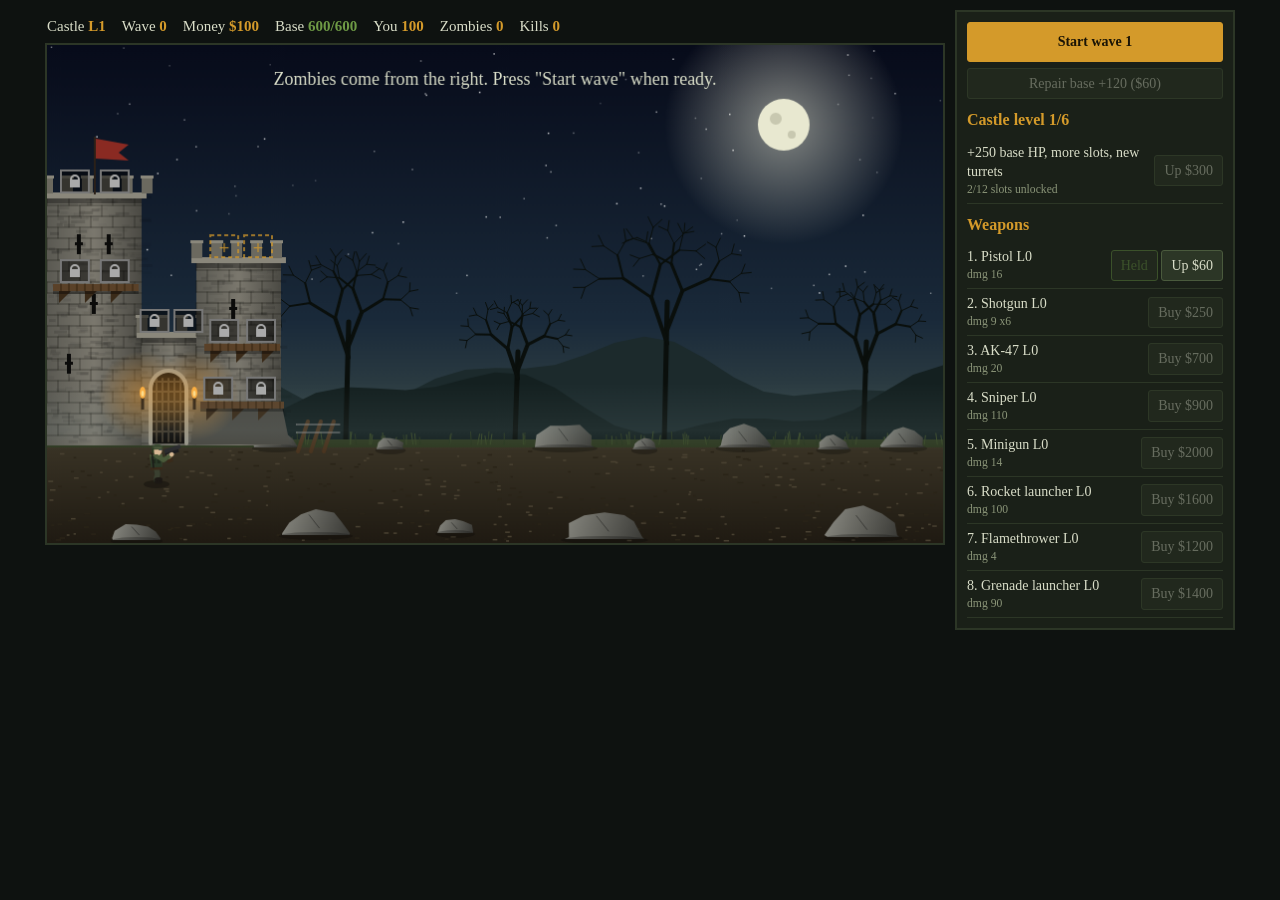
<file: games/reno/index.html>
<!DOCTYPE html>
<html lang="en"><head><meta charset="utf-8">
<meta name="viewport" content="width=device-width, initial-scale=1, viewport-fit=cover">
<title>Deadline Perimeter</title>
<style>
:root{--bg:#0e1210;--panel:#1a2018;--ink:#d9ddc8;--mute:#8a9478;--acc:#d49a2a;--bad:#b3392b;--ok:#6e9a45;color-scheme:dark;box-sizing:border-box;padding-top:env(safe-area-inset-top,0px);padding-bottom:env(safe-area-inset-bottom,0px)}
*{box-sizing:border-box}html,body{margin:0;background:var(--bg);color:var(--ink);font:14px/1.4 Georgia,'Times New Roman',serif}
#wrap{display:flex;flex-wrap:wrap;gap:10px;padding:10px;justify-content:center;align-items:flex-start}
#game{position:relative;flex:1 1 640px;max-width:900px}
canvas{width:100%;height:auto;display:block;border:2px solid #2c3626;cursor:crosshair;touch-action:none}
#hud{display:flex;gap:16px;flex-wrap:wrap;padding:6px 2px;font-size:15px}#hud b{color:var(--acc)}
#side{flex:0 0 280px;background:var(--panel);border:2px solid #2c3626;padding:10px;max-height:620px;overflow:auto}
h3{margin:10px 0 6px;font-size:16px;color:var(--acc);font-weight:700}
.row{display:flex;justify-content:space-between;align-items:center;gap:6px;padding:5px 0;border-bottom:1px solid #2c3626}
.row small{color:var(--mute);display:block}
button{font:inherit;background:#2c3626;color:var(--ink);border:1px solid #4a5a3d;padding:5px 9px;cursor:pointer;border-radius:3px;white-space:nowrap}
button:hover:not(:disabled){background:#3b4a32}button:disabled{opacity:.4;cursor:default}
button.go{background:var(--acc);color:#1a1405;border-color:var(--acc);font-weight:700;width:100%;padding:9px;margin-bottom:6px}
button.eq{border-color:var(--ok);color:var(--ok)}
#msg{position:absolute;inset:30px 0 0 0;display:none;align-items:center;justify-content:center;flex-direction:column;background:rgba(10,12,8,.82);text-align:center;gap:12px}
#msg h1{margin:0;font-size:40px;color:var(--bad)}
.help{color:var(--mute);font-size:12px;margin-top:8px}
</style></head><body>
<div id="wrap">
<div id="game"><div id="hud"></div><canvas id="c" width="900" height="500"></canvas>
<div id="msg"><h1>The base has fallen</h1><div id="end"></div><button class="go" style="width:auto" onclick="location.reload()">Try again</button></div></div>
<div id="side"></div></div>
<script>
const cv=document.getElementById('c'),ctx=cv.getContext('2d'),W_=900,H_=500,GY=398,WX=235,G=300;
const SLOTS=[[28,140],[68,140],[28,230],[68,230],[108,280],[142,280],[178,205],[212,205],[178,290],[215,290],[172,348],[215,348]].map(p=>({x:p[0],y:p[1],t:null,lv:0,cd:0,ang:0,fl:0}));
const WP=[{n:'Club',hide:1,melee:1,d:26,r:.45,c:0,u:40},{n:'Pistol',d:16,r:.33,c:0,u:60},{n:'Shotgun',d:9,pel:6,sp:.14,r:.85,c:250,u:120},{n:'AK-47',d:20,r:.1,c:700,u:200,sp:.05,o:{v:760}},{n:'Sniper',d:110,r:1.1,c:900,u:280,sp:.005,o:{v:1000,pierce:2,l:1.3}},{n:'Minigun',d:14,r:.05,c:2000,u:500,sp:.07,o:{v:800}},{n:'Rocket launcher',d:100,r:1.5,c:1600,u:400,sp:.01,o:{v:480,sp:75,big:1,tr:.03,lw:4,col:'#ff9a30',l:2}},{n:'SMG',hide:1,d:11,r:.075,c:400,u:150,sp:.09,o:{v:700}},{n:'Magnum',hide:1,d:70,r:.6,c:350,u:140,sp:.015,o:{v:800}},{n:'Flamethrower',d:4.2,r:.035,c:1200,u:350,sp:.22,o:{v:360,l:.3,pierce:99,nd:1,col:'#ff8a30',lw:6,tr:.03}},{n:'Grenade launcher',d:90,r:1.1,c:1400,u:380,sp:.01,o:{v:420,sp:85,big:1,g:G,l:3,col:'#444',lw:5,tr:.006}}];
const VIS=WP.map((w,i)=>i).filter(i=>!WP[i].hide);
const TW={xbow:{ul:1,n:'Crossbow',c:100,d:30,r:.9,rg:260,info:'Piercing bolt, long range'},cannon:{ul:4,n:'Cannon',c:260,d:45,r:2,rg:320,sp:55,info:'Lobbed shell, splash damage'},mg:{ul:2,n:'Machine gun',c:380,d:7,r:.11,rg:230,info:'Fast, light bullets'},flame:{ul:3,n:'Flamethrower',c:300,d:2.6,r:.05,rg:120,info:'Short range, burns crowds'},sniper:{ul:3,n:'Sniper nest',c:420,d:120,r:1.6,rg:430,info:'Huge damage, very long range, pierces'},mortar:{ul:5,n:'Mortar',c:550,d:75,r:2.6,rg:470,sp:80,info:'High arc shells, big splash, huge range'},tesla:{ul:6,n:'Tesla coil',c:700,d:38,r:.8,rg:230,info:'Lightning that chains between zombies'},hmg:{ul:4,n:'Manned heavy MG',c:2500,d:34,r:.07,rg:600,man:1,info:'You sit in it and fire it yourself. Massive damage'},flak:{ul:6,n:'Manned flak cannon',c:4200,d:75,r:.28,rg:600,sp:60,man:1,info:'You sit in it. Rapid explosive shells'}};
const ZT={rotter:{hp:14,sp:22,rw:3,dm:6,r:9,sk:'#7d8a5a',sh:'#4a4a3a'},walker:{hp:32,sp:34,rw:6,dm:9,r:10,sk:'#6f9560',sh:'#3d4f6a'},runner:{hp:24,sp:80,rw:9,dm:8,r:9,sk:'#a08a62',sh:'#7a3a30'},brute:{hp:210,sp:26,rw:28,dm:26,r:16,sk:'#8a5a50',sh:'#2e2a28'},golden:{hp:130,sp:96,rw:160,dm:5,r:11,sk:'#e8c14a',sh:'#b8860b'},boss:{hp:1600,sp:20,rw:400,dm:55,r:30,sk:'#6a4a78',sh:'#2a1a33',nm:'Abomination'},juggernaut:{hp:1900,sp:17,rw:550,dm:70,r:32,sk:'#7a7a80',sh:'#3a3a40',ar:.6,nm:'Juggernaut'},charger:{hp:850,sp:74,rw:380,dm:40,r:21,sk:'#a04a40',sh:'#3a1a18',nm:'Charger'},crawler:{hp:16,sp:70,rw:6,dm:7,r:8,sk:'#8a7a58',sh:'#4a4030'},spitter:{hp:40,sp:30,rw:16,dm:12,r:10,sk:'#8ab040',sh:'#4a5a28'},bloater:{hp:90,sp:22,rw:18,dm:30,r:15,sk:'#9a9a5a',sh:'#6a6a3a'},brood:{hp:95,sp:24,rw:22,dm:12,r:14,sk:'#a07a8a',sh:'#5a3a4a'},riot:{hp:70,sp:28,rw:24,dm:14,r:11,sk:'#6f9560',sh:'#2a3a4a',shl:.3},howler:{hp:45,sp:34,rw:30,dm:7,r:10,sk:'#8a8ab8',sh:'#3a3a5a'},medic:{hp:55,sp:30,rw:35,dm:6,r:10,sk:'#a0c0a0',sh:'#d8d8d0'}};
let S={money:100,wave:0,base:600,bmax:600,cl:1,mount:-1,pl:{x:110,y:440,hp:100,cd:0,dead:0,sw:0,fl:0,face:1},own:[1,1,0,0,0,0,0,0,0,0,0],lv:[0,0,0,0,0,0,0,0,0,0,0],cur:1,z:[],bl:[],ac:[],fx:[],tx:[],dec:[],pt:[],cor:[],q:[],sq:0,phase:'prep',sel:-1,over:false,kills:0};
SLOTS.forEach((q,i)=>q.req=[5,5,6,6,2,2,1,1,3,3,4,4][i]);
const keys={};let mouse={x:450,y:300,down:false},sig='';
const dmgW=i=>WP[i].d*(1+.3*S.lv[i]);
function pick(){const w=S.wave;let r=Math.random();const T=[['golden',.03],['crawler',w>=2?.08:0],['spitter',w>=3?.07:0],['bloater',w>=4?.07:0],['brood',w>=5?.05:0],['riot',w>=5?.06:0],['howler',w>=6?.04:0],['medic',w>=7?.04:0],['brute',w>=2?Math.min(.05+.015*w,.25):0],['runner',w>=2?Math.min(.14+.012*w,.3):0],['rotter',Math.max(.05,.3-.03*w)]];for(const [n,q] of T){if(r<q)return n;r-=q}return'walker'}
function startWave(){if(S.phase!=='prep')return;S.wave++;const n=8+Math.round(S.wave*3.5+S.wave*S.wave*.25);S.tx.push({x:450,y:68,s:'Wave '+S.wave+': '+n+' zombies incoming',l:2.5,c:'#d9ddc8'});S.q=[];for(let i=0;i<n;i++)S.q.push(pick());if(S.wave%5===0){for(let i=0;i<Math.floor(S.wave/10)+1;i++)S.q.splice(Math.floor(S.q.length*(.4+.5*Math.random())),0,S.wave%10===0&&i===0?'juggernaut':'boss')}else if(S.wave>=3&&Math.random()<.25)S.q.splice(Math.floor(S.q.length*(.3+.6*Math.random())),0,Math.random()<.5?'juggernaut':'charger');S.sq=0;S.phase='wave';sig=''}
function hurtP(d){const p=S.pl;if(p.dead>0||S.mount>=0)return;p.hp-=d;if(p.hp<=0){p.dead=4;S.money=Math.floor(S.money*.85);sig=''}}
function abil(z){z.ab=.5;const t=z.t;
if(t==='spitter'&&z.x<WX+260){z.ab=2.6;const sx=z.x,sy=z.y-z.h*.6,dx=WX+8-sx,tt=Math.abs(dx)/300;S.ac.push({x:sx,y:sy,vx:dx/tt,vy:(330-sy-.5*G*tt*tt)/tt,d:z.dm})}
if(t==='howler'&&z.x<W_-20){z.ab=3.5;for(const q of S.z)if(Math.hypot(q.x-z.x,q.y-z.y)<260)q.bs=2.2;S.fx.push({x:z.x,y:z.y-z.h*.5,l:.6,m:.6,ring:260})}
if(t==='medic'){z.ab=2;let h=0;for(const q of S.z)if(q!==z&&Math.hypot(q.x-z.x,q.y-z.y)<150&&q.hp<q.mh){q.hp=Math.min(q.mh,q.hp+q.mh*.12);h=1}if(h)S.fx.push({x:z.x,y:z.y-z.h*.5,l:.5,m:.5,ring:150,g:1})}}
function spawn(t,px,py){const T=ZT[t],el=S.wave>=6&&!T.nm&&t!=='golden'&&Math.random()<Math.min(.25,.03*(S.wave-4)),sc=(el?1.6:1)*(1+.15*S.wave+.012*S.wave*S.wave);if(T.nm)S.tx.push({x:450,y:95,s:'⚠ '+T.nm+' approaches!',l:3,c:'#ff6a4a'});S.z.push({t,x:px??W_+30,y:py??408+Math.random()*68,hp:T.hp*sc,mh:T.hp*sc,sp:T.sp*(.9+Math.random()*.2)*(1+Math.min(.5,.02*S.wave))*(el?1.15:1),rw:Math.round(T.rw*(1+.06*S.wave)*(el?1.5:1)),dm:Math.round(T.dm*(1+.06*S.wave)),r:T.r,sk:T.sk,sh:T.sh,cd:0,ph:Math.random()*6,el,shl:T.shl||0,ab:1+Math.random()*2,ar:T.ar||1,nm:T.nm||'',kx:0,seed:Math.random()*1000,h:T.r*(t==='crawler'?1.3:3.6),w:T.r*(t==='crawler'?2.2:1.5)})}
function dmgZ(z,d,vx,ig){z.hp-=d*(z.shl&&!ig?z.shl:(z.ar||1));for(let i=0;i<3;i++)S.pt.push({x:z.x,y:z.y-z.h*.6,vx:(Math.random()-.3)*120*(vx<0?-1:1),vy:-Math.random()*120,l:.6});
if(z.hp<=0&&!z.dead){z.dead=1;S.money+=z.rw;S.kills++;if(z.t==='bloater'){S.fx.push({x:z.x,y:z.y-z.h*.5,l:.4,r:55,g:1});if(Math.hypot(z.x-S.pl.x,z.y-S.pl.y)<65)hurtP(Math.round(z.dm*.8))}if(z.t==='brood')for(let i=0;i<3;i++)spawn('crawler',z.x+(i-1)*10,Math.max(406,Math.min(478,z.y+(i-1)*8)));S.tx.push({x:z.x,y:z.y-z.h-8,s:'+$'+z.rw,l:1.2,c:z.t==='golden'?'#ffd84a':'#cfe08a'});S.cor.push({x:z.x,y:z.y,r:z.r,sk:z.sk,sh:z.sh,l:3,t:z.t});S.dec.push({x:z.x,y:z.y+2,r:z.r*1.3});if(S.dec.length>120)S.dec.shift();sig=''}}
function shoot(x,y,a,d,o){S.bl.push(Object.assign({x,y,vx:Math.cos(a)*(o.v||700),vy:Math.sin(a)*(o.v||700),d,l:o.l||.8,sp:0,g:0,col:'#ffe9a0'},o))}
const cen=z=>[z.x,z.y-z.h/2];
function nearest(x,y,rg){let b=null,bd=rg;for(const z of S.z){const c=cen(z),d=Math.hypot(c[0]-x,c[1]-y);if(d<bd){bd=d;b=z}}return b}
function hit(b,z){return b.x>z.x-z.w&&b.x<z.x+z.w&&b.y>z.y-z.h&&b.y<z.y+6}
function boom(b){b.dead=1;S.fx.push({x:b.x,y:b.y,l:.35,r:b.sp});for(const z of S.z){const c=cen(z);if(Math.hypot(c[0]-b.x,c[1]-b.y)<b.sp+z.r)dmgZ(z,b.d,c[0]-b.x,1)}}
function update(dt){const p=S.pl;
if(p.dead>0){p.dead-=dt;if(p.dead<=0){p.hp=100;p.x=100;p.y=440}}else{
const dx=(keys.d||keys.arrowright?1:0)-(keys.a||keys.arrowleft?1:0),dy=(keys.s||keys.arrowdown?1:0)-(keys.w||keys.arrowup?1:0);p.x=Math.max(20,Math.min(520,p.x+dx*140*dt*(S.mount<0)));p.y=Math.max(406,Math.min(478,p.y+dy*80*dt*(S.mount<0)));
p.cd-=dt;p.sw-=dt;p.fl-=dt;p.face=mouse.x>=p.x?1:-1;const sx=p.x,sy=p.y-26,a=Math.atan2(mouse.y-sy,mouse.x-sx),w=WP[S.cur];p.a=a;
if(mouse.down&&p.cd<=0&&S.mount<0){p.cd=w.r;if(w.melee){p.sw=.18;for(const z of S.z)if(Math.abs(z.x-p.x)<62+z.r&&Math.sign(z.x-p.x)===p.face&&Math.abs(z.y-p.y)<34)dmgZ(z,dmgW(0),p.face*500)}
else{const n=w.pel||1;for(let i=0;i<n;i++)shoot(sx+Math.cos(a)*24,sy+Math.sin(a)*24,a+(Math.random()-.5)*(w.sp||.03)*2,dmgW(S.cur),Object.assign({l:.9},w.o||{}));p.fl=.05}}
if(p.x<WX&&p.hp<100)p.hp=Math.min(100,p.hp+8*dt)}
if(S.phase==='wave'){S.sq-=dt;if(S.sq<=0&&S.q.length){spawn(S.q.shift());S.sq=Math.max(.15,1-.05*S.wave)}
if(!S.q.length&&!S.z.length){S.phase='prep';const b=50+S.wave*18;S.money+=b;S.tx.push({x:450,y:120,s:'Wave cleared +$'+b,l:2.5,c:'#ffd84a'});sig=''}}
for(const z of S.z){z.cd-=dt;z.ph+=dt*z.sp*.1;z.x+=z.kx;z.kx*=.8;if(z.bs>0)z.bs-=dt;z.ab-=dt;if(z.ab<=0)abil(z);
const chase=p.dead<=0&&S.mount<0&&z.t!=='golden'&&Math.abs(z.x-p.x)<120&&Math.abs(z.y-p.y)<90&&z.x>p.x;
if(chase){if(Math.abs(z.x-p.x)<z.r+10&&Math.abs(z.y-p.y)<24){if(z.cd<=0){z.cd=.9;p.hp-=z.dm;if(p.hp<=0&&!p.dead){p.dead=4;S.money=Math.floor(S.money*.85);sig=''}}}else{z.x+=Math.sign(p.x-z.x)*z.sp*dt;z.y+=Math.sign(p.y-z.y)*z.sp*.4*dt}}
else if(z.x<=WX+z.r){if(z.t==='bloater'){S.base-=z.dm*4;S.fx.push({x:WX,y:z.y-20,l:.4,r:55,g:1});z.dead=1;if(S.base<=0){S.base=0;S.over=true}}else if(z.cd<=0){z.cd=1;S.base-=z.dm;S.fx.push({x:WX,y:z.y-z.h*.5,l:.15,r:0});if(S.base<=0){S.base=0;S.over=true}}}
else if(!(z.t==='spitter'&&z.x<=WX+190))z.x-=z.sp*(z.bs>0?1.5:1)*dt}
for(const s of SLOTS){s.fl-=dt;if(!s.t)continue;const T=TW[s.t],m=1+.4*s.lv,rg=T.rg+s.lv*20;s.cd-=dt;if(T.man){manFire(s,T,m);continue}const z=nearest(s.x,s.y,rg);if(!z)continue;const c=cen(z);s.ang=Math.atan2(c[1]-s.y,c[0]-s.x);if(s.cd>0)continue;s.cd=T.r/(1+.12*s.lv);s.fl=.07;
if(s.t==='flame'){for(const q of S.z){const d=cen(q);const da=Math.abs(Math.atan2(d[1]-s.y,d[0]-s.x)-s.ang);if(Math.hypot(d[0]-s.x,d[1]-s.y)<rg&&da<.4)dmgZ(q,T.d*m,0,1)}}
else if(s.t==='sniper')shoot(s.x,s.y,s.ang,T.d*m,{v:1100,l:1.2,pierce:2,col:'#fff'});
else if(s.t==='mortar'){const t=1.2+(c[0]-s.x)/1000,vx=(c[0]-s.x)/t,vy=(c[1]-s.y-.5*G*t*t)/t;S.bl.push({x:s.x,y:s.y,vx,vy,d:T.d*m,l:4,sp:T.sp,g:G,col:'#222',big:1})}
else if(s.t==='tesla'){let cur=z,px=s.x,py=s.y,pts=[[s.x,s.y-22]],hs=new Set(),dm=T.d*m;for(let k=0;k<3+s.lv&&cur;k++){const cc=cen(cur);pts.push(cc);dmgZ(cur,dm,0,1);hs.add(cur);dm*=.8;px=cc[0];py=cc[1];let nx=null,nd=95;for(const q of S.z){if(hs.has(q)||q.dead)continue;const c2=cen(q),d2=Math.hypot(c2[0]-px,c2[1]-py);if(d2<nd){nd=d2;nx=q}}cur=nx}S.fx.push({x:0,y:0,l:.12,bolt:pts})}
else if(s.t==='cannon'){const v=400,t=(c[0]-s.x)/v,vy=(c[1]-s.y-.5*G*t*t)/t;S.bl.push({x:s.x,y:s.y,vx:v,vy,d:T.d*m,l:3,sp:T.sp,g:G,col:'#222',big:1})}
else shoot(s.x,s.y,s.ang+(s.t==='mg'?(Math.random()-.5)*.07:0),T.d*m,{v:s.t==='xbow'?650:750,l:1,pierce:s.t==='xbow'?1:0,col:s.t==='xbow'?'#d8c9a0':'#ffe9a0'})}
for(const b of S.bl){b.vy+=b.g*dt;b.x+=b.vx*dt;b.y+=b.vy*dt;b.l-=dt;if(b.y>H_||b.x>W_+40||b.x<-40)b.l=0;
if(b.big&&b.vy>0&&b.y>=GY+14)boom(b);
for(const z of S.z){if(z.dead||b.dead)continue;if(hit(b,z)&&!(b.hs&&b.hs.has(z))){if(b.sp)boom(b);else{dmgZ(z,b.d,b.vx);if(b.pierce>0){b.pierce--;b.d*=(b.nd?1:.7);(b.hs=b.hs||new Set()).add(z)}else b.dead=1}}}}
S.bl=S.bl.filter(b=>b.l>0&&!b.dead);S.z=S.z.filter(z=>!z.dead);
for(const a of S.ac){a.vy+=G*dt;a.x+=a.vx*dt;a.y+=a.vy*dt;if(a.x<=WX+6||a.y>GY+70){a.dead=1;if(a.x<=WX+40){S.base-=a.d;S.fx.push({x:WX,y:a.y,l:.3,r:22,g:1});if(S.base<=0){S.base=0;S.over=true}}}else if(S.pl.dead<=0&&S.mount<0&&Math.hypot(a.x-S.pl.x,a.y-(S.pl.y-20))<14){a.dead=1;hurtP(a.d)}}S.ac=S.ac.filter(a=>!a.dead);
for(const q of S.pt){q.vy+=500*dt;q.x+=q.vx*dt;q.y+=q.vy*dt;q.l-=dt}S.pt=S.pt.filter(q=>q.l>0);
for(const c of S.cor)c.l-=dt;S.cor=S.cor.filter(c=>c.l>0);for(const f of S.fx)f.l-=dt;S.fx=S.fx.filter(f=>f.l>0);for(const t of S.tx){t.l-=dt;t.y-=18*dt}S.tx=S.tx.filter(t=>t.l>0)}
// ---------- static scenery ----------
const bg=document.createElement('canvas');bg.width=W_;bg.height=H_;
(function(){const g=bg.getContext('2d');let sd=7;const R=()=>(sd=(sd*16807)%2147483647)/2147483647;
let s=g.createLinearGradient(0,0,0,GY);s.addColorStop(0,'#070b1a');s.addColorStop(.7,'#1a2a3a');s.addColorStop(1,'#3a4a48');g.fillStyle=s;g.fillRect(0,0,W_,GY);
for(let i=0;i<90;i++){g.fillStyle='rgba(255,255,255,'+(.2+R()*.6)+')';g.fillRect(R()*W_,R()*250,1.5,1.5)}
let m=g.createRadialGradient(740,80,5,740,80,120);m.addColorStop(0,'rgba(240,240,220,.5)');m.addColorStop(1,'rgba(240,240,220,0)');g.fillStyle=m;g.fillRect(600,0,300,220);g.fillStyle='#e8e8d0';g.beginPath();g.arc(740,80,26,0,7);g.fill();g.fillStyle='#c8c8b0';g.beginPath();g.arc(732,74,6,0,7);g.arc(748,90,4,0,7);g.fill();
function hills(y,c,a){g.fillStyle=c;g.beginPath();g.moveTo(0,GY);for(let x=0;x<=W_;x+=30)g.lineTo(x,y-Math.sin(x*.012+a)*28-Math.sin(x*.03+a*2)*12);g.lineTo(W_,GY);g.fill()}
hills(330,'#1c2a2c',1);hills(360,'#142020',3);
function tree(x,h){g.strokeStyle='#0a0f0c';g.lineWidth=5;g.lineCap='round';g.beginPath();g.moveTo(x,GY);g.lineTo(x+3,GY-h);g.stroke();function br(x,y,a,l,d){if(d>4)return;const x2=x+Math.cos(a)*l,y2=y+Math.sin(a)*l;g.lineWidth=Math.max(1,4-d);g.beginPath();g.moveTo(x,y);g.lineTo(x2,y2);g.stroke();br(x2,y2,a-.5-R()*.3,l*.7,d+1);br(x2,y2,a+.5+R()*.3,l*.7,d+1)}br(x+3,GY-h*.7,-1.9,h*.35,0);br(x+3,GY-h*.8,-1.2,h*.3,0)}
tree(300,120);tree(470,90);tree(620,140);tree(820,100);
g.fillStyle='#232a1c';g.fillRect(0,GY,W_,H_-GY);let d=g.createLinearGradient(0,GY,0,H_);d.addColorStop(0,'#3a3426');d.addColorStop(1,'#1f1a12');g.fillStyle=d;g.fillRect(0,GY+6,W_,H_);
g.fillStyle='#2f3a22';g.fillRect(0,GY-2,W_,8);
for(let i=0;i<400;i++){g.fillStyle=R()<.5?'#2a2418':'#4a4232';g.fillRect(R()*W_,GY+8+R()*92,2+R()*4,1.5)}
for(let i=0;i<120;i++){const x=R()*W_;g.strokeStyle=R()<.5?'#3a4a28':'#2a3820';g.lineWidth=1;g.beginPath();g.moveTo(x,GY+3);g.lineTo(x+R()*4-2,GY-4-R()*6);g.stroke()}
function rock(x,y,w,h){const n=7,pts=[];for(let i=0;i<n;i++){const a=Math.PI+i/(n-1)*Math.PI;pts.push([x+Math.cos(a)*w*(.85+R()*.25),y+Math.sin(a)*h*(.8+R()*.3)])}let gr=g.createLinearGradient(x-w,y-h,x+w,y);gr.addColorStop(0,'#8a8a82');gr.addColorStop(1,'#3a3a36');g.fillStyle=gr;g.beginPath();g.moveTo(x-w,y+2);pts.forEach(p=>g.lineTo(p[0],p[1]));g.lineTo(x+w,y+2);g.closePath();g.fill();g.strokeStyle='rgba(0,0,0,.4)';g.lineWidth=1;g.beginPath();g.moveTo(x-w*.2,y-h*.7);g.lineTo(x+w*.1,y-h*.2);g.stroke();g.fillStyle='rgba(0,0,0,.25)';g.beginPath();g.ellipse(x,y+3,w*1.1,4,0,0,7);g.fill()}
[[230,402,22,16],[345,404,14,10],[520,402,30,24],[600,404,12,9],[700,402,26,20],[790,404,16,12],[860,402,22,17],[270,490,34,26],[560,494,40,30],[820,492,36,28],[90,495,24,16],[410,488,18,12]].forEach(r=>rock(...r));
// castle
function stone(x,T,w){let gr=g.createLinearGradient(x,0,x+w,0);gr.addColorStop(0,'#5a5952');gr.addColorStop(.5,'#7b786e');gr.addColorStop(1,'#4b4a44');g.fillStyle=gr;g.fillRect(x,T,w,GY-T+4);
g.strokeStyle='rgba(15,15,12,.4)';g.lineWidth=1;for(let yy=T+11,r=0;yy<GY+4;yy+=11,r++){g.beginPath();g.moveTo(x,yy);g.lineTo(x+w,yy);g.stroke();for(let xx=x+(r%2)*11;xx<x+w;xx+=22){g.beginPath();g.moveTo(xx,yy-11);g.lineTo(xx,yy);g.stroke()}}
for(let i=0;i<w*(GY-T)/70;i++){g.fillStyle='rgba(0,0,0,'+(R()*.14)+')';g.fillRect(x+R()*w,T+R()*(GY-T),5+R()*9,3)}
g.fillStyle='#8a877b';g.fillRect(x-5,T-2,w+10,6);for(let xx=x-5;xx<x+w+3;xx+=20){g.fillStyle='#6b695f';g.fillRect(xx,T-18,11,17);g.fillStyle='#8a877b';g.fillRect(xx-1,T-19,13,3)}
g.fillStyle='rgba(0,0,0,.35)';g.fillRect(x,T+4,w,5)}
stone(0,150,95);stone(95,290,60);stone(150,215,85);
g.fillStyle='#4a4943';g.beginPath();g.moveTo(144,GY+3);g.lineTo(150,GY-40);g.lineTo(235,GY-40);g.lineTo(244,GY+3);g.fill();
g.fillStyle='#0b0b0a';[[30,190],[60,190],[45,250],[185,255],[20,310]].forEach(a=>{g.fillRect(a[0],a[1],4,20);g.fillRect(a[0]-2,a[1]+8,8,3)});
g.fillStyle='#0d0b09';g.beginPath();g.moveTo(106,GY+2);g.lineTo(106,345);g.arc(122,345,16,Math.PI,0);g.lineTo(138,GY+2);g.fill();
g.strokeStyle='#3a3328';g.lineWidth=2;for(let x=110;x<=134;x+=6){g.beginPath();g.moveTo(x,335);g.lineTo(x,GY);g.stroke()}for(let y=338;y<GY;y+=10){g.beginPath();g.moveTo(106,y);g.lineTo(138,y);g.stroke()}
g.strokeStyle='#9a978a';g.lineWidth=4;g.beginPath();g.moveTo(104,GY+2);g.lineTo(104,345);g.arc(122,345,18,Math.PI,0);g.lineTo(140,GY+2);g.stroke();
[[96,352],[148,352]].forEach(a=>{let gl=g.createRadialGradient(a[0],a[1],2,a[0],a[1],45);gl.addColorStop(0,'rgba(255,170,60,.45)');gl.addColorStop(1,'rgba(255,170,60,0)');g.fillStyle=gl;g.fillRect(a[0]-45,a[1]-45,90,90);g.fillStyle='#3a2a18';g.fillRect(a[0]-1.5,a[1],3,14);g.fillStyle='#ffb040';g.beginPath();g.ellipse(a[0],a[1]-3,3,6,0,0,7);g.fill();g.fillStyle='#ffe090';g.beginPath();g.ellipse(a[0],a[1]-2,1.4,3,0,0,7);g.fill()});
function ledge(x,w,T){g.fillStyle='#5a4128';g.fillRect(x,T,w,7);g.strokeStyle='#33220f';g.lineWidth=1;for(let xx=x+8;xx<x+w;xx+=8){g.beginPath();g.moveTo(xx,T);g.lineTo(xx,T+7);g.stroke()}g.fillStyle='#3a2a18';for(let xx=x+6;xx<x+w-10;xx+=26){g.beginPath();g.moveTo(xx,T+7);g.lineTo(xx+12,T+7);g.lineTo(xx,T+19);g.fill()}g.fillStyle='rgba(0,0,0,.35)';g.fillRect(x,T+7,w,3)}
ledge(6,86,240);ledge(158,76,300);ledge(154,84,358);
g.fillStyle='#2a2018';g.fillRect(47,92,2,58);g.fillStyle='#8a2a22';g.beginPath();g.moveTo(49,94);g.lineTo(82,100);g.lineTo(72,108);g.lineTo(82,116);g.lineTo(49,114);g.fill();
g.strokeStyle='#4a3520';g.lineWidth=4;for(let x=252;x<290;x+=13){g.beginPath();g.moveTo(x,GY+10);g.lineTo(x+10,GY-20);g.stroke()}
g.strokeStyle='#888';g.lineWidth=1;for(const y of[GY-6,GY-14]){g.beginPath();for(let x=250;x<296;x+=4)g.lineTo(x,y+(x%8?-3:3));g.stroke()}
})();
// ---------- drawing ----------
const ZP={rotter:['#3a3a30',.22,.95],walker:['#2b2b33',.15,1],runner:['#4a2a26',.38,.85],brute:['#2a2420',.08,1.5],golden:['#6a5010',.15,1],boss:['#1a1220',.12,1.55],juggernaut:['#2a2a30',.08,1.5],charger:['#3a1a18',.35,1.1],crawler:['#3a3a30',.3,.8],spitter:['#2a3a20',.3,1],bloater:['#4a4a30',.1,1.7],brood:['#3a2a30',.15,1.4],riot:['#1a2a3a',.12,1.05],howler:['#2a2a4a',.1,1],medic:['#aaa',.15,1]};
function zo(z){const P=ZP[z.t];return{z:1,t:z.t,skin:z.sk,shirt:z.sh,pants:P[0],pants2:'#16161a',boot:'#141210',lean:P[1],w:P[2],seed:z.seed||5}}
function human(c,x,y,k,face,ph,o){c.save();c.translate(x,y);c.scale(k*face,k);const w=o.w||1,s=Math.sin(ph),cs=Math.cos(ph),z=o.z,sd=o.seed||5,t=o.t;c.lineCap='round';c.lineJoin='round';
const leg=(a,l,col)=>{c.strokeStyle=col;c.lineWidth=5.5*w;c.beginPath();c.moveTo(0,-15);c.lineTo(a*.45+1,-8-l*.4);c.lineTo(a,-3-l);c.stroke();c.fillStyle=o.boot;c.beginPath();c.ellipse(a+2,-1.5-l,4,2,0,0,7);c.fill()};
leg(-s*7,Math.max(0,-cs)*2.5,o.pants2);leg(s*7*(z&&sd%2<1?.6:1),Math.max(0,cs)*2.5,o.pants);
c.translate(0,-Math.abs(s)*1.1*(z?1:.5));c.save();c.translate(0,-15);c.rotate(o.lean||0);
c.fillStyle=o.shirt;c.beginPath();c.moveTo(-5*w,1);c.lineTo(5*w,1);c.lineTo(6.5*w,-14);c.lineTo(-6.5*w,-14);c.closePath();c.fill();
if(z){c.fillStyle=o.pants;for(let i=0;i<4;i++){c.beginPath();c.moveTo(-5*w+i*2.7*w,1);c.lineTo(-4*w+i*2.7*w,4+(i*sd%3));c.lineTo(-2.8*w+i*2.7*w,1);c.fill()}
c.fillStyle='rgba(90,10,8,.8)';c.beginPath();c.ellipse(-2+Math.sin(sd)*3,-7,3*w,2.2,.4,0,7);c.fill();
if(sd%3<1.5){c.strokeStyle='rgba(215,205,180,.8)';c.lineWidth=.9;for(let i=0;i<3;i++){c.beginPath();c.moveTo(1,-10+i*2.6);c.lineTo(4,-10+i*2.6);c.stroke()}}
if(t==='boss'){c.fillStyle='#d8d0b8';for(let i=0;i<4;i++){c.beginPath();c.moveTo(-6*w,-12+i*3.5);c.lineTo(-13*w,-16+i*3.5);c.lineTo(-6*w,-9+i*3.5);c.fill()}}
if(t==='brute'){c.fillStyle='#2a1e16';c.fillRect(-5*w,-9,10*w,10)}
const a=Math.sin(ph*.8)*1.5;c.lineWidth=3.4*w;c.strokeStyle=o.skin;
if(!(t==='rotter'&&sd%2<1)){c.beginPath();c.moveTo(1,-12);c.lineTo(8,-9+a);c.lineTo(15,-12+a);c.stroke();c.fillStyle=o.skin;c.beginPath();c.arc(15.5,-12+a,2,0,7);c.fill()}
c.beginPath();c.moveTo(2,-11);c.lineTo(9,-14-a);c.lineTo(17,-13-a);c.stroke();c.fillStyle=o.skin;c.beginPath();c.arc(17.5,-13-a,2,0,7);c.fill();
c.strokeStyle=o.shirt;c.lineWidth=4.4*w;c.beginPath();c.moveTo(1,-12);c.lineTo(4,-10.5);c.stroke();
if(t==='juggernaut'){c.fillStyle='#8a8a90';c.fillRect(-6*w,-14,12*w,10);c.fillStyle='#55555a';c.fillRect(-6*w,-9,12*w,2);c.fillRect(-7*w,-14,3,5)}
if(t==='riot'){c.fillStyle='#7a8088';c.fillRect(11,-24,4,26);c.fillStyle='#4a5058';c.fillRect(11,-14,4,3);c.fillStyle='rgba(255,255,255,.25)';c.fillRect(11,-24,1.5,26)}
if(t==='medic'){c.fillStyle='#c33';c.fillRect(-1,-10,2,6);c.fillRect(-3,-8,6,2)}
if(t==='bloater'||t==='brood'){c.fillStyle=t==='brood'?'#d8a0b0':'#c8c060';for(let i=0;i<4;i++){c.beginPath();c.arc(-3+i*2.5,-9+(i%2)*4,1.5,0,7);c.fill()}}}
else{c.fillStyle='#2b3a28';c.fillRect(-5.5*w,-12,11*w,12);c.fillStyle='#1f2a1c';c.fillRect(-4,-9,3,4);c.fillRect(1,-9,3,4);c.fillStyle='#3a2a1a';c.fillRect(-6,-1,12,2.5);c.strokeStyle='#1c1c18';c.lineWidth=1.5;c.beginPath();c.moveTo(-4,-14);c.lineTo(-3,-1);c.stroke()}
c.translate(1.5,-17);c.rotate(z?.25:0);c.fillStyle=o.skin;c.fillRect(-1.5,2,3.4,4);c.beginPath();c.ellipse(0,-1,4.6,5.2,0,0,7);c.fill();
if(z){c.fillStyle='rgba(60,50,20,.35)';c.beginPath();c.ellipse(-1.5,-2.5,2.6,2,0,0,7);c.fill();c.fillStyle=t==='golden'?'#8a6a10':'#2a2218';c.beginPath();c.arc(-.5,-2,5,Math.PI*1.05,Math.PI*1.9);c.fill();c.fillStyle='#120a08';c.beginPath();c.ellipse(2.4,-1.4,1.6,1.3,0,0,7);c.fill();c.fillStyle='#e03a2a';c.fillRect(2.6,-1.8,1,1);c.fillStyle='#1a0808';c.fillRect(1.5,2,3.2,2.4+Math.abs(s));c.fillStyle='#d8d0b0';c.fillRect(2,2,.8,1);c.fillRect(3.4,2,.8,1)}
else{c.fillStyle='#111';c.fillRect(1.5,-2.5,3.2,1.5);c.fillStyle='#8ad';c.fillRect(2,-2.3,2.4,.8);c.fillStyle='#3a4a30';c.beginPath();c.ellipse(0,-3.5,5.6,3.6,0,Math.PI,0);c.fill();c.fillRect(-5.5,-3.6,11,1.8);c.fillStyle='#2a3a22';c.fillRect(-5.6,-3.6,2,5.5)}
if(z){if(t==='juggernaut'){c.fillStyle='#777';c.beginPath();c.arc(0,-1,5.4,Math.PI,0);c.fill();c.fillRect(-5.4,-1,10.8,2)}
if(t==='howler'){c.fillStyle='#000';c.fillRect(1,1,4.4,4+Math.abs(Math.sin(ph*.5))*1.5)}
if(t==='spitter'){c.fillStyle='rgba(140,220,50,.85)';c.beginPath();c.arc(1,4,3,0,7);c.fill()}
if(t==='medic'){c.fillStyle='#e8e8e0';c.fillRect(-4.5,-5,9,2)}}
c.restore();c.restore()}
function drawZ(z){const k=z.r/10;ctx.fillStyle='rgba(0,0,0,.3)';ctx.beginPath();ctx.ellipse(z.x,z.y+1,z.r*1.1,3,0,0,7);ctx.fill();ctx.save();if(z.t==='golden'){ctx.shadowColor='#ffd84a';ctx.shadowBlur=18}else if(z.el){ctx.shadowColor='#ff3a2a';ctx.shadowBlur=12}if(z.t==='crawler'){ctx.save();ctx.translate(z.x,z.y);ctx.rotate(-1.4);human(ctx,0,0,k*1.1,-1,z.ph*1.4,zo(z));ctx.restore()}else human(ctx,z.x,z.y,k,-1,z.ph,zo(z));ctx.restore();
if(z.hp<z.mh){const bw=z.w*1.6;ctx.fillStyle='#000';ctx.fillRect(z.x-bw/2,z.y-z.h-10,bw,3);ctx.fillStyle=z.t==='golden'?'#ffd84a':'#b3392b';ctx.fillRect(z.x-bw/2,z.y-z.h-10,bw*z.hp/z.mh,3)}}
function drawPlayer(){const p=S.pl;if(p.dead>0||S.mount>=0)return;ctx.fillStyle='rgba(0,0,0,.3)';ctx.beginPath();ctx.ellipse(p.x,p.y+1,13,4,0,0,7);ctx.fill();
human(ctx,p.x,p.y,1,p.face,keys.a||keys.d?performance.now()/110:0,{skin:'#d8b894',shirt:'#4a5a3a',pants:'#3a4030',pants2:'#2a3024',boot:'#1c1814',lean:-.03});
ctx.save();ctx.translate(p.x,p.y-27);ctx.rotate(p.a||0);if(Math.abs(p.a)>1.57)ctx.scale(1,-1);if(p.fl>0)ctx.translate(-2,0);const w=S.cur,f=(c,x,y,W,H)=>{ctx.fillStyle=c;ctx.fillRect(x,y,W,H)};let bh=[11,3],fh=[14,3],tip=0;
if(w===0){const ang=p.sw>0?-1.2+(1-p.sw/.18)*2.3:-.6;bh=[9,2];fh=[12,3];ctx.save();ctx.translate(9,2);ctx.rotate(ang);ctx.fillStyle='#6a4a2a';ctx.beginPath();ctx.moveTo(0,-1.5);ctx.lineTo(24,-2.5);ctx.lineTo(38,-4.5);ctx.lineTo(39,3);ctx.lineTo(24,2);ctx.lineTo(0,1.5);ctx.fill();ctx.fillStyle='#999';for(const x of[30,34,37])ctx.fillRect(x,-6,1.5,3);ctx.restore()}
if(w===1){f('#2b2b2e',9,-4,17,4);f('#1c1c1f',9,0,14,3);ctx.fillStyle='#3a2a1a';ctx.beginPath();ctx.moveTo(10,2);ctx.lineTo(16,2);ctx.lineTo(14,10);ctx.lineTo(8,10);ctx.fill();bh=[12,4];fh=[15,3];tip=26}
if(w===2){ctx.fillStyle='#5a3a20';ctx.beginPath();ctx.moveTo(8,-3);ctx.lineTo(-5,0);ctx.lineTo(-7,8);ctx.lineTo(8,3);ctx.fill();f('#2a2a2c',8,-4,12,7);f('#1c1c1e',18,-3,34,3);f('#2a2a2c',18,0,28,2.5);f('#6a4222',27,-1,11,5);bh=[11,3];fh=[32,3];tip=52}
if(w===3){ctx.fillStyle='#7a4a22';ctx.beginPath();ctx.moveTo(6,-3);ctx.lineTo(-7,0);ctx.lineTo(-9,8);ctx.lineTo(6,3);ctx.fill();f('#2a2a28',6,-4,18,6);f('#1a1a1a',24,-3,28,2.5);f('#1a1a1a',24,-5.5,18,2);f('#7a4a22',24,-3.5,12,6);f('#1a1a1a',50,-6,2,4);ctx.fillStyle='#2a2a28';ctx.beginPath();ctx.moveTo(14,2);ctx.lineTo(19,2);ctx.quadraticCurveTo(26,8,25,15);ctx.lineTo(20,14);ctx.quadraticCurveTo(21,8,14,2);ctx.fill();bh=[10,3];fh=[28,2];tip=53}
if(w===4){ctx.fillStyle='#3a2a1a';ctx.beginPath();ctx.moveTo(6,-3);ctx.lineTo(-8,0);ctx.lineTo(-10,9);ctx.lineTo(6,3);ctx.fill();f('#2b2f2b',6,-4,19,6);f('#1a1a1a',25,-3,44,2);f('#222',66,-4,3,4);f('#1a1a1a',10,-10,24,4);f('#3a5a7a',33,-10,2,4);f('#3a5a7a',9,-10,1.5,4);f('#222',14,2,5,8);ctx.strokeStyle='#222';ctx.lineWidth=1.5;ctx.beginPath();ctx.moveTo(50,0);ctx.lineTo(46,9);ctx.moveTo(50,0);ctx.lineTo(55,9);ctx.stroke();bh=[11,3];fh=[34,2];tip=70}
if(w===5){f('#333',8,-6,14,12);f('#4a5a30',8,6,14,10);for(const y of[-6,-2,2])f('#555',22,y,42,2.2);f('#222',60,-7,3,13);f('#222',36,-7,3,13);bh=[10,4];fh=[30,4];tip=66}
if(w===6){f('#3a4a28',-8,-9,52,9);f('#222',-9,-10,4,11);f('#222',42,-10,4,11);f('#6a2a20',44,-8,6,6);ctx.fillStyle='#6a2a20';ctx.beginPath();ctx.moveTo(50,-8);ctx.lineTo(56,-5);ctx.lineTo(50,-2);ctx.fill();f('#111',10,-13,8,4);f('#222',16,0,4,8);bh=[18,5];fh=[30,1];tip=58}
if(w===7){f('#2a2a2c',6,-4,14,6);f('#1a1a1a',20,-3,14,2.5);f('#222',12,2,4,12);f('#333',25,2,3,6);ctx.strokeStyle='#222';ctx.lineWidth=1.5;ctx.beginPath();ctx.moveTo(6,-2);ctx.lineTo(-6,2);ctx.stroke();bh=[10,3];fh=[26,3];tip=36}
if(w===8){f('#555',9,-4,10,6);f('#666',13,-3,6,6);f('#444',19,-3.5,22,3);f('#333',19,-5,22,1.5);ctx.fillStyle='#5a3a20';ctx.beginPath();ctx.moveTo(9,1);ctx.lineTo(15,1);ctx.lineTo(13,10);ctx.lineTo(7,10);ctx.fill();bh=[12,4];fh=[15,3];tip=42}
if(w===9){f('#a03a22',-7,-8,10,15);f('#c05a38',-6,-7,2,13);f('#333',8,-2,26,4);f('#222',32,-3,5,6);f('#555',2,0,8,2);ctx.fillStyle='#ff9a30';ctx.beginPath();ctx.ellipse(39,0,2.5+Math.sin(performance.now()/50),1.6,0,0,7);ctx.fill();bh=[10,4];fh=[24,3];tip=40}
if(w===10){ctx.fillStyle='#3a2a1a';ctx.beginPath();ctx.moveTo(6,-3);ctx.lineTo(-7,0);ctx.lineTo(-9,8);ctx.lineTo(6,3);ctx.fill();f('#3a3a30',6,-5,22,9);f('#2a2a2a',26,-4,20,7);f('#111',44,-5,3,9);f('#4a4a40',12,-8,10,3);bh=[11,4];fh=[26,2];tip=48}
ctx.strokeStyle='#4a5a3a';ctx.lineWidth=4;ctx.lineCap='round';for(const h of[bh,fh]){ctx.beginPath();ctx.moveTo(0,0);ctx.lineTo(h[0]*.45,h[1]*.5+4);ctx.lineTo(h[0],h[1]);ctx.stroke();ctx.fillStyle='#d8b894';ctx.beginPath();ctx.arc(h[0],h[1],2.3,0,7);ctx.fill()}
if(p.fl>0&&tip){ctx.fillStyle='#ffe9a0';ctx.beginPath();for(let i=0;i<8;i++){const r=i%2?4:10;ctx.lineTo(tip+Math.cos(i*.785)*r,-1.5+Math.sin(i*.785)*r)}ctx.fill()}ctx.restore()}
function drawTower(s){ctx.save();ctx.translate(s.x,s.y);if(s.req>S.cl){ctx.fillStyle='rgba(0,0,0,.5)';ctx.fillRect(-14,-14,28,22);ctx.strokeStyle=S.sel===SLOTS.indexOf(s)?'#ffd84a':'#777';ctx.lineWidth=2;ctx.strokeRect(-14,-14,28,22);ctx.fillStyle='#aaa';ctx.fillRect(-5,-5,10,8);ctx.strokeStyle='#aaa';ctx.beginPath();ctx.arc(0,-5,4,Math.PI,0);ctx.stroke();ctx.restore();return}if(!s.t){ctx.strokeStyle=S.sel===SLOTS.indexOf(s)?'#ffd84a':'rgba(212,154,42,.7)';ctx.setLineDash([4,3]);ctx.lineWidth=2;ctx.strokeRect(-14,-14,28,22);ctx.setLineDash([]);ctx.fillStyle='rgba(212,154,42,.8)';ctx.font='18px sans-serif';ctx.textAlign='center';ctx.fillText('+',0,5);ctx.restore();return}
if(S.sel===SLOTS.indexOf(s)){ctx.strokeStyle='#ffd84a';ctx.lineWidth=2;ctx.strokeRect(-17,-17,34,28)}
const f=(c,x,y,W,H)=>{ctx.fillStyle=c;ctx.fillRect(x,y,W,H)};ctx.fillStyle='#3a3a36';f('#3a3a36',-10,2,20,8);
if(S.mount===SLOTS.indexOf(s)){ctx.fillStyle='#4a5a3a';ctx.fillRect(-13,-3,8,14);ctx.fillStyle='#d8b894';ctx.beginPath();ctx.arc(-9,-8,4.5,0,7);ctx.fill();ctx.fillStyle='#3a4a30';ctx.beginPath();ctx.arc(-9,-10,5,Math.PI,0);ctx.fill();ctx.fillRect(-14,-10,10,2)}
if(s.t==='tesla'){f('#2a2a30',-6,-2,12,6);f('#4a4a55',-4,-10,8,9);f('#6a6a78',-5,-12,10,3);f('#5a5a68',-3,-19,6,8);const g2=s.fl>0;ctx.fillStyle=g2?'#cfe8ff':'#4aa0ff';ctx.shadowColor='#4aa0ff';ctx.shadowBlur=g2?16:6;ctx.beginPath();ctx.arc(0,-23,5,0,7);ctx.fill();ctx.shadowBlur=0}
if(s.t==='mortar'){ctx.save();ctx.rotate(-1.15);f('#2b2b2d',-4,-5,26,10);f('#444',20,-6,4,12);ctx.restore();f('#4a4a4a',-9,3,18,4);if(s.fl>0){ctx.fillStyle='#ffb040';ctx.beginPath();ctx.arc(11,-25,8,0,7);ctx.fill()}}
if(s.t==='tesla'||s.t==='mortar'){ctx.restore();ctx.fillStyle='#ffd84a';for(let k=0;k<s.lv;k++)ctx.fillRect(s.x-16+k*7,s.y+14,5,3);return}
if(s.t==='cannon'){ctx.fillStyle='#5a3a20';ctx.beginPath();ctx.arc(0,4,8,0,7);ctx.fill();ctx.strokeStyle='#2a1a0c';ctx.lineWidth=1.5;for(let i=0;i<4;i++){ctx.beginPath();ctx.moveTo(Math.cos(i*.785)*8,4+Math.sin(i*.785)*8);ctx.lineTo(-Math.cos(i*.785)*8,4-Math.sin(i*.785)*8);ctx.stroke()}}
if(s.t==='mg'){ctx.strokeStyle='#2a2a2a';ctx.lineWidth=2;ctx.beginPath();ctx.moveTo(0,2);ctx.lineTo(-10,11);ctx.moveTo(0,2);ctx.lineTo(10,11);ctx.stroke()}
ctx.rotate(s.ang);if(Math.abs(s.ang)>1.57)ctx.scale(1,-1);let tip=24;
if(s.t==='xbow'){f('#6a4a2a',-6,-2,24,4);f('#555',-6,-3,6,6);ctx.strokeStyle='#8a6a3a';ctx.lineWidth=3;ctx.beginPath();ctx.moveTo(14,-14);ctx.quadraticCurveTo(22,0,14,14);ctx.stroke();ctx.strokeStyle='#ddd';ctx.lineWidth=.8;ctx.beginPath();ctx.moveTo(14,-14);ctx.lineTo(s.fl>0?19:9,0);ctx.lineTo(14,14);ctx.stroke();if(s.fl<=0){f('#bbb',8,-.6,16,1.2);ctx.fillStyle='#ccc';ctx.beginPath();ctx.moveTo(24,-2);ctx.lineTo(29,0);ctx.lineTo(24,2);ctx.fill()}tip=26}
if(s.t==='cannon'){ctx.fillStyle='#2b2b2d';ctx.beginPath();ctx.moveTo(-9,-6);ctx.lineTo(19,-4.5);ctx.lineTo(19,4.5);ctx.lineTo(-9,6);ctx.fill();f('#4a4a4c',-6,-5,22,1.5);f('#1a1a1a',17,-6.5,5,13);ctx.fillStyle='#2b2b2d';ctx.beginPath();ctx.arc(-10,0,3,0,7);ctx.fill();tip=24}
if(s.t==='mg'){f('#2e332b',-6,-4,22,7);f('#222',16,-3.5,16,5);for(let i=0;i<4;i++)f('#111',18+i*3.5,-3,1.5,4);f('#4a5a30',-3,3,9,7);f('#c9a23a',3,-1,5,1.2);tip=34}
if(s.t==='flame'){f('#a03a22',-14,-8,8,16);f('#c05a38',-13,-7,2,14);f('#a03a22',-5,-8,7,16);f('#333',2,-2,24,4);f('#222',24,-3,5,6);ctx.fillStyle='#ff9a30';ctx.beginPath();ctx.ellipse(31,0,2.5+Math.sin(performance.now()/50),1.6,0,0,7);ctx.fill();tip=30}
if(s.t==='sniper'){f('#3a2a1a',-8,-2,10,5);f('#2b2f2b',0,-3,12,6);f('#1a1a1a',12,-2,34,2);f('#1a1a1a',2,-9,16,4);f('#3a5a7a',17,-9,2,4);tip=48}
if(s.t==='hmg'){f('#2e332b',-8,-5,30,10);f('#1a1a1a',22,-3,26,5);f('#111',44,-5,5,9);f('#4a5a30',-4,4,12,8);f('#222',6,-8,10,3);f('#6a7068',0,-13,4,24);tip=52}
if(s.t==='flak'){f('#2b2b2d',-8,-7,34,14);f('#1a1a1a',24,-5,24,10);f('#444',46,-7,5,14);f('#4a4a40',-4,6,14,8);f('#6a7068',0,-16,4,26);tip=54}
if(s.fl>0){if(s.t==='flame'){ctx.fillStyle='rgba(255,140,40,.55)';const L=TW.flame.rg+s.lv*20;ctx.beginPath();ctx.moveTo(30,0);ctx.lineTo(L,-L*.38);ctx.lineTo(L,L*.38);ctx.fill();ctx.fillStyle='rgba(255,230,120,.6)';ctx.beginPath();ctx.moveTo(30,0);ctx.lineTo(L*.7,-L*.15);ctx.lineTo(L*.7,L*.15);ctx.fill()}
else if(s.t!=='xbow'){ctx.fillStyle=s.t==='cannon'?'#ffb040':'#ffe9a0';ctx.beginPath();ctx.arc(tip+4,0,s.t==='cannon'?11:6,0,7);ctx.fill()}}ctx.restore();
ctx.fillStyle='#ffd84a';for(let k=0;k<s.lv;k++)ctx.fillRect(s.x-16+k*7,s.y+14,5,3)}
function draw(){ctx.drawImage(bg,0,0);
for(const d of S.dec){ctx.fillStyle='rgba(60,14,10,.6)';ctx.beginPath();ctx.ellipse(d.x,d.y,d.r,d.r*.3,0,0,7);ctx.fill()}
if(S.base<S.bmax*.65){ctx.strokeStyle='rgba(0,0,0,.6)';ctx.lineWidth=2;ctx.beginPath();ctx.moveTo(215,300);ctx.lineTo(208,325);ctx.lineTo(220,350);ctx.lineTo(212,380);if(S.base<S.bmax*.35){ctx.moveTo(170,310);ctx.lineTo(178,335);ctx.lineTo(168,360)}ctx.stroke()}
for(const c of S.cor){ctx.save();ctx.globalAlpha=Math.min(1,c.l);ctx.translate(c.x,c.y);ctx.rotate(Math.min(1.5,(3-c.l)*5)*-1);ctx.translate(-c.x,-c.y);human(ctx,c.x,c.y,c.r/10,-1,0,zo(c));ctx.restore()}
const ents=[...S.z.map(z=>({y:z.y,f:()=>drawZ(z)})),{y:S.pl.y,f:drawPlayer}];ents.sort((a,b)=>a.y-b.y).forEach(e=>e.f());
SLOTS.forEach(drawTower);
for(const b of S.bl){ctx.strokeStyle=b.col;ctx.lineWidth=b.lw||(b.big?6:1.8);ctx.lineCap='round';ctx.beginPath();ctx.moveTo(b.x,b.y);ctx.lineTo(b.x-b.vx*(b.tr||(b.big?.004:.025)),b.y-b.vy*(b.tr||(b.big?.004:.025)));ctx.stroke()}
for(const a of S.ac){ctx.fillStyle='#8fd23a';ctx.beginPath();ctx.arc(a.x,a.y,4,0,7);ctx.fill();ctx.fillStyle='rgba(160,240,80,.4)';ctx.beginPath();ctx.arc(a.x-a.vx*.02,a.y-a.vy*.02,3,0,7);ctx.fill()}
for(const q of S.pt){ctx.fillStyle='rgba(150,25,20,'+Math.min(1,q.l*2)+')';ctx.fillRect(q.x,q.y,2,2)}
for(const f of S.fx){if(f.ring){ctx.strokeStyle=(f.g?'rgba(120,230,120,':'rgba(220,120,255,')+Math.min(1,f.l*2)+')';ctx.lineWidth=3;ctx.beginPath();ctx.arc(f.x,f.y,f.ring*(1-f.l/f.m),0,7);ctx.stroke();continue}if(f.bolt){ctx.strokeStyle='rgba(150,200,255,'+Math.min(1,f.l*10)+')';ctx.lineWidth=2.5;ctx.beginPath();f.bolt.forEach((q,i)=>i?ctx.lineTo(q[0]+(Math.random()-.5)*6,q[1]+(Math.random()-.5)*6):ctx.moveTo(q[0],q[1]));ctx.stroke();continue}if(f.r){ctx.fillStyle=(f.g?'rgba(120,220,60,':'rgba(255,170,60,')+f.l*2+')';ctx.beginPath();ctx.arc(f.x,f.y,f.r*(1.3-f.l),0,7);ctx.fill();ctx.fillStyle='rgba(60,50,40,'+f.l+')';ctx.beginPath();ctx.arc(f.x,f.y-20*(.35-f.l)*3,f.r*.6,0,7);ctx.fill()}else{ctx.fillStyle='rgba(220,200,160,'+f.l*5+')';ctx.beginPath();ctx.arc(f.x,f.y,7,0,7);ctx.fill()}}
let fg=ctx.createLinearGradient(0,GY-60,0,GY+10);fg.addColorStop(0,'rgba(120,140,140,0)');fg.addColorStop(.7,'rgba(120,140,140,.14)');fg.addColorStop(1,'rgba(120,140,140,0)');ctx.fillStyle=fg;ctx.fillRect(0,GY-60,W_,70);
const bz=S.z.find(z=>z.nm);if(bz){ctx.fillStyle='rgba(0,0,0,.6)';ctx.fillRect(300,12,300,14);ctx.fillStyle='#b3392b';ctx.fillRect(302,14,296*Math.max(0,bz.hp)/bz.mh,10);ctx.fillStyle='#fff';ctx.font='12px Georgia';ctx.textAlign='center';ctx.fillText(bz.nm,450,38)}
ctx.textAlign='center';ctx.font='bold 14px Georgia';for(const t of S.tx){ctx.globalAlpha=Math.min(1,t.l);ctx.fillStyle=t.c;ctx.fillText(t.s,t.x,t.y)}ctx.globalAlpha=1;
if(S.pl.dead>0){ctx.fillStyle='#fff';ctx.font='20px Georgia';ctx.fillText('You were bitten. Back in '+Math.ceil(S.pl.dead)+'s (lost 15% money)',450,80)}
if(S.mount>=0){ctx.fillStyle='#ffd84a';ctx.font='15px Georgia';ctx.textAlign='center';ctx.fillText('Manning the turret: aim with mouse, hold click to fire, E to leave',450,62)}
if(S.phase==='prep'&&!S.over){ctx.fillStyle='#d9ddc8';ctx.font='18px Georgia';ctx.fillText(S.wave?'Rebuild and upgrade, then start wave '+(S.wave+1):'Zombies come from the right. Press "Start wave" when ready.',450,40)}}
function hud(){const left=S.q.length+S.z.length;document.getElementById('hud').innerHTML='<span>Castle <b>L'+S.cl+'</b></span><span>Wave <b>'+S.wave+'</b></span><span>Money <b>$'+S.money+'</b></span><span>Base <b style="color:'+(S.base<S.bmax*.3?'#b3392b':'#6e9a45')+'">'+Math.ceil(S.base)+'/'+S.bmax+'</b></span><span>You <b>'+Math.ceil(S.pl.hp)+'</b></span><span>Zombies <b>'+left+'</b></span><span>Kills <b>'+S.kills+'</b></span>'}
function side(){const sl=SLOTS[S.sel];const afford=[...WP.map((w,i)=>S.money>=(S.own[i]?wuc(i):w.c)),...Object.values(TW).map(t=>S.money>=t.c),S.money>=60,S.money>=cuc(),sl&&sl.t?S.money>=tuc(sl):0];
const ns=JSON.stringify([afford,S.own,S.lv,S.cur,S.phase,S.sel,SLOTS.map(s=>s.t+s.lv),S.base<S.bmax,S.cl,S.bmax,S.mount]);if(ns===sig)return;sig=ns;
let h='<button class="go" onclick="startWave()" '+(S.phase==='wave'?'disabled':'')+'>'+(S.phase==='wave'?'Wave '+S.wave+' in progress':'Start wave '+(S.wave+1))+'</button><button style="width:100%" onclick="repair()" '+(S.money<60||S.base>=S.bmax?'disabled':'')+'>Repair base +120 ($60)</button><h3>Castle level '+S.cl+'/6</h3><div class="row"><div>'+(S.cl>=6?'Fully fortified':'+250 base HP, more slots'+(S.cl<4?', new turrets':''))+'<small>'+SLOTS.filter(q=>q.req<=S.cl).length+'/12 slots unlocked</small></div>'+(S.cl>=6?'':'<button onclick="upC()" '+(S.money<cuc()?'disabled':'')+'>Up $'+cuc()+'</button>')+'</div><h3>Weapons</h3>';
WP.forEach((w,i)=>{if(w.hide)return;const own=S.own[i],mx=S.lv[i]>=MAXW;h+='<div class="row"><div>'+(()=>{const q=VIS.indexOf(i);return q<9?q+1:q===9?'0':'-'})()+'. '+w.n+' L'+S.lv[i]+'<small>'+(w.melee?'melee ':'')+'dmg '+Math.round(dmgW(i))+(w.pel?' x'+w.pel:'')+'</small></div><div>'+(own?(S.cur===i?'<button class="eq" disabled>Held</button> ':'<button onclick="eqp('+i+')">Equip</button> ')+(mx?'':'<button onclick="upW('+i+')" '+(S.money<wuc(i)?'disabled':'')+'>Up $'+wuc(i)+'</button>'):'<button onclick="buyW('+i+')" '+(S.money<w.c?'disabled':'')+'>Buy $'+w.c+'</button>')+'</div></div>'});
h+='<h3>Castle slot</h3>';const s=sl;
if(!s)h+='<div class="help">Click a dashed slot on the castle towers or wall to build a turret there.</div>';
else if(s.req>S.cl)h+='<div class="help">Locked. Upgrade the castle to level '+s.req+' to use this slot.</div>';else if(!s.t)for(const k in TW){const t=TW[k];if(t.ul>S.cl){h+='<div class="row"><div>'+t.n+'<small>Unlocks at castle level '+t.ul+'</small></div><button disabled>Locked</button></div>';continue}h+='<div class="row"><div>'+t.n+'<small>'+t.info+'</small></div><button onclick="build(\''+k+'\')" '+(S.money<t.c?'disabled':'')+'>$'+t.c+'</button></div>'}
else{const t=TW[s.t],uc=tuc(s);if(t.man)h+='<div class="row"><div>Manned turret<small>'+(S.mount===S.sel?'You are sitting in it':'Sit in it and fire it yourself')+'</small></div><button onclick="manIt()">'+(S.mount===S.sel?'Leave (E)':'Man it (E)')+'</button></div>';h+='<div class="row"><div>'+t.n+' L'+(s.lv+1)+'<small>+40% damage, faster fire, more range. Each level costs more</small></div><div>'+(s.lv>=Math.min(MAXT,S.cl)?'<b>'+(s.lv>=MAXT?'Max':'Upgrade castle')+'</b>':'<button onclick="upT()" '+(S.money<uc?'disabled':'')+'>Up $'+uc+'</button>')+' <button onclick="sell()">Sell $'+Math.round((s.inv||0)*.5)+'</button></div></div>'}
h+='<div class="help"><b>Controls</b><br>A/D walk, W/S move in depth, aim with mouse, hold click to fire, number keys swap weapon, E sits in or leaves the selected manned turret. Rotters are weak and pay little, Brutes soak damage, golden zombies are rare and pay big. Zombie types: Crawler (low and fast), Spitter (acid from range), Bloater (explodes), Riot (shield, use explosives), Brood (splits), Howler (speeds up others), Medic (heals others). Every 5th wave brings a boss. Upgrade the castle to unlock slots, turrets and more HP. Stay inside the castle grounds (left of the wall line) to heal.</div>';document.getElementById('side').innerHTML=h}
const tuc=s=>Math.round(TW[s.t].c*.6*Math.pow(1.75,s.lv)/5)*5,wuc=i=>Math.round(WP[i].u*Math.pow(1.75,S.lv[i])/5)*5,MAXW=5,MAXT=5;
const cuc=()=>Math.round(300*Math.pow(1.9,S.cl-1)/50)*50;
function upC(){if(S.cl>=6)return;const c=cuc();if(S.money>=c){S.money-=c;S.cl++;S.bmax+=250;S.base+=250;sig='';S.tx.push({x:150,y:120,s:'Castle level '+S.cl+'!',l:2.5,c:'#ffd84a'})}}
function manFire(s,T,m){if(S.mount!==SLOTS.indexOf(s))return;s.ang=Math.atan2(mouse.y-s.y,mouse.x-s.x);if(mouse.down&&s.cd<=0){s.cd=T.r/(1+.12*s.lv);s.fl=.06;const a=s.ang+(Math.random()-.5)*.04;shoot(s.x+Math.cos(a)*26,s.y+Math.sin(a)*26,a,T.d*m,T.sp?{v:850,sp:T.sp,l:1.3,col:'#ffb040',lw:4,tr:.02}:{v:950,l:1,col:'#ffe9a0',pierce:1})}}
function manIt(){if(S.mount>=0)S.mount=-1;else if(S.sel>=0&&SLOTS[S.sel].t&&TW[SLOTS[S.sel].t].man&&S.pl.dead<=0)S.mount=S.sel;sig=''}
function buyW(i){if(S.money>=WP[i].c){S.money-=WP[i].c;S.own[i]=1;S.cur=i;sig=''}}function eqp(i){S.cur=i;sig=''}
function upW(i){const c=wuc(i);if(S.money>=c&&S.lv[i]<MAXW){S.money-=c;S.lv[i]++;sig=''}}
function build(k){const s=SLOTS[S.sel];if(s&&!s.t&&S.cl>=s.req&&S.cl>=TW[k].ul&&S.money>=TW[k].c){S.money-=TW[k].c;s.t=k;s.lv=0;s.inv=TW[k].c;sig=''}}
function upT(){const s=SLOTS[S.sel],c=tuc(s);if(S.money>=c&&s.lv<Math.min(MAXT,S.cl)){S.money-=c;s.lv++;s.inv+=c;sig=''}}
function sell(){const s=SLOTS[S.sel];if(S.mount===S.sel)S.mount=-1;S.money+=Math.round((s.inv||0)*.5);s.t=null;s.lv=0;sig=''}
function repair(){if(S.money>=60&&S.base<S.bmax){S.money-=60;S.base=Math.min(S.bmax,S.base+120);sig=''}}
function pos(e){const r=cv.getBoundingClientRect();return{x:(e.clientX-r.left)*W_/r.width,y:(e.clientY-r.top)*H_/r.height}}
cv.addEventListener('pointerdown',e=>{const m=pos(e);mouse.x=m.x;mouse.y=m.y;const i=SLOTS.findIndex(s=>Math.abs(s.x-m.x)<17&&Math.abs(s.y-m.y)<17);if(i>=0&&S.mount<0){S.sel=S.sel===i?-1:i;sig='';return}mouse.down=true});
addEventListener('pointerup',()=>mouse.down=false);cv.addEventListener('pointermove',e=>{const m=pos(e);mouse.x=m.x;mouse.y=m.y});
addEventListener('keydown',e=>{const k=e.key.toLowerCase();keys[k]=1;const kk=k==='0'?9:k==='-'?10:+k-1,wi=VIS[kk];if((k>='0'&&k<='9'||k==='-')&&wi!==undefined&&S.own[wi])eqp(wi);if(k==='e')manIt()});addEventListener('keyup',e=>keys[e.key.toLowerCase()]=0);
let last=performance.now();function loop(t){const dt=Math.min(.05,(t-last)/1000);last=t;if(!S.over)update(dt);else{document.getElementById('msg').style.display='flex';document.getElementById('end').textContent='Survived '+Math.max(0,S.wave-1)+' full waves, '+S.kills+' kills.'}draw();hud();side();requestAnimationFrame(loop)}
requestAnimationFrame(loop);
</script></body></html>
</file>
